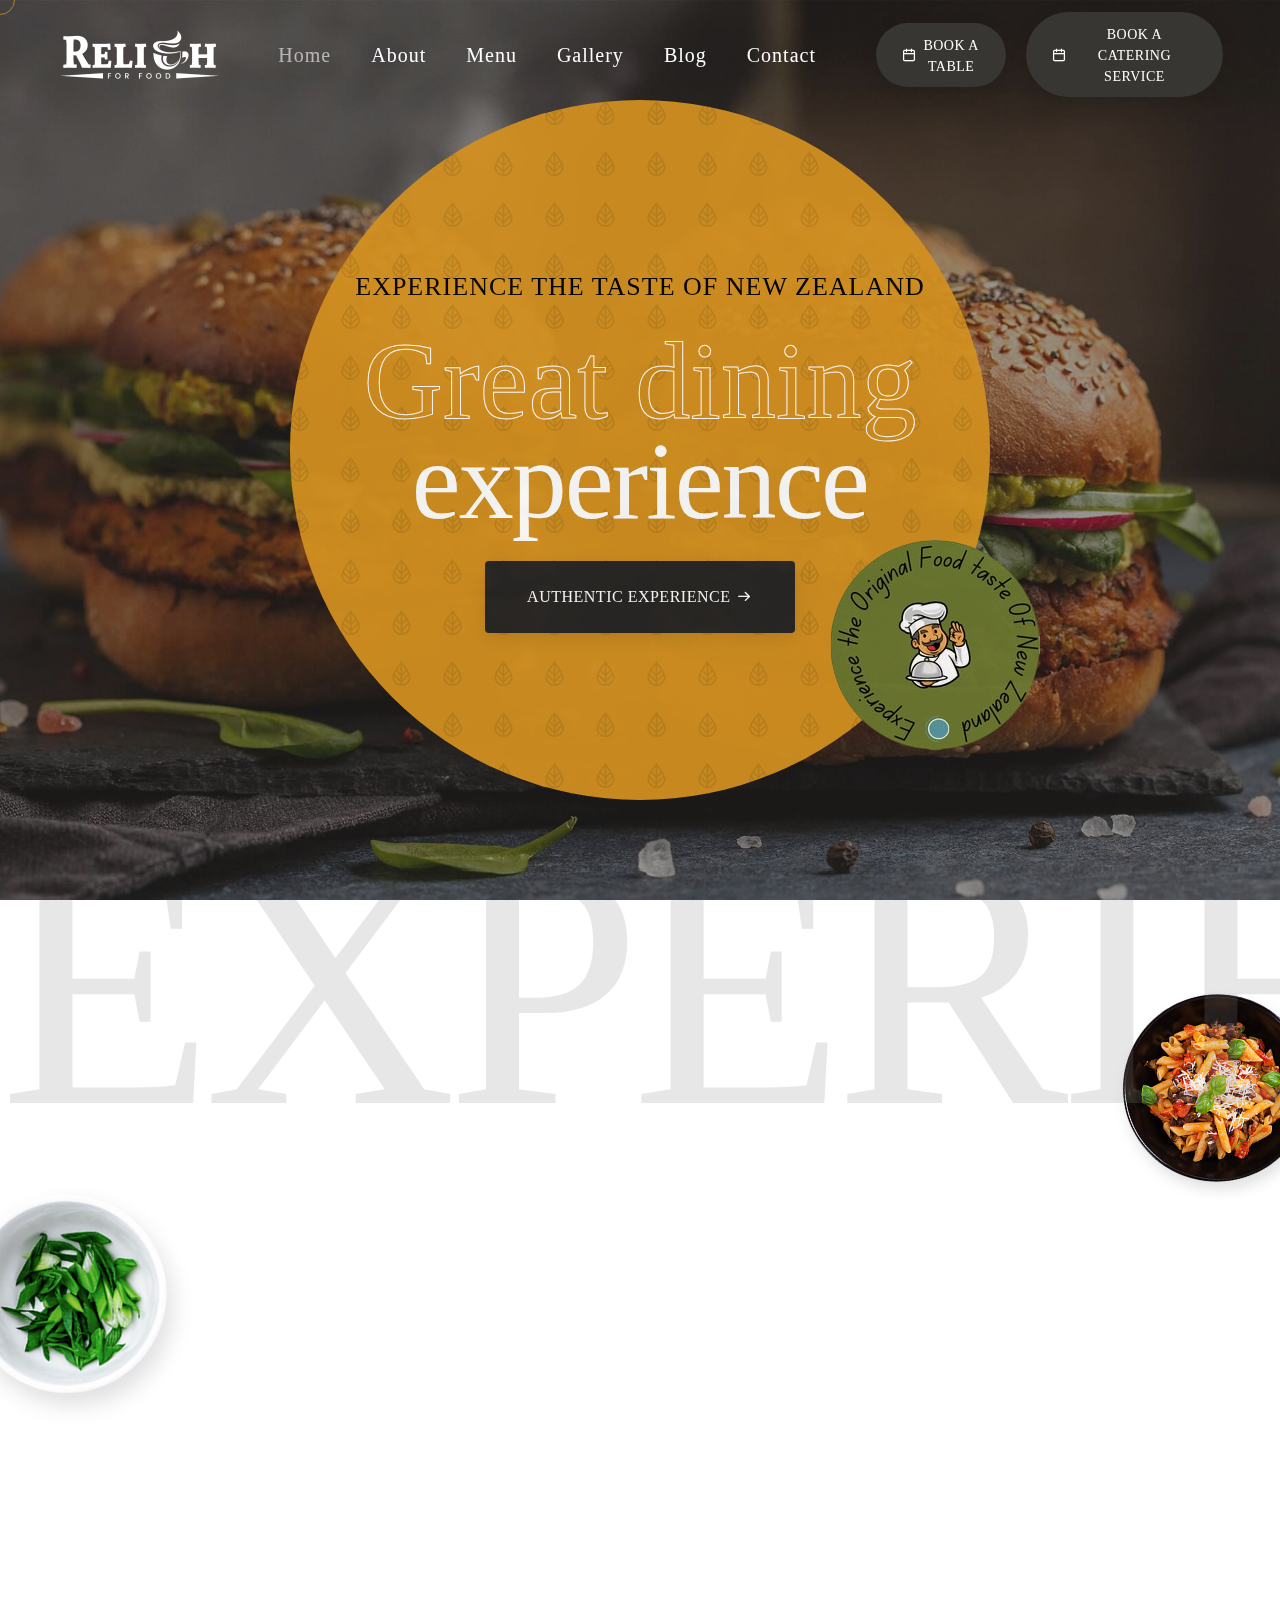
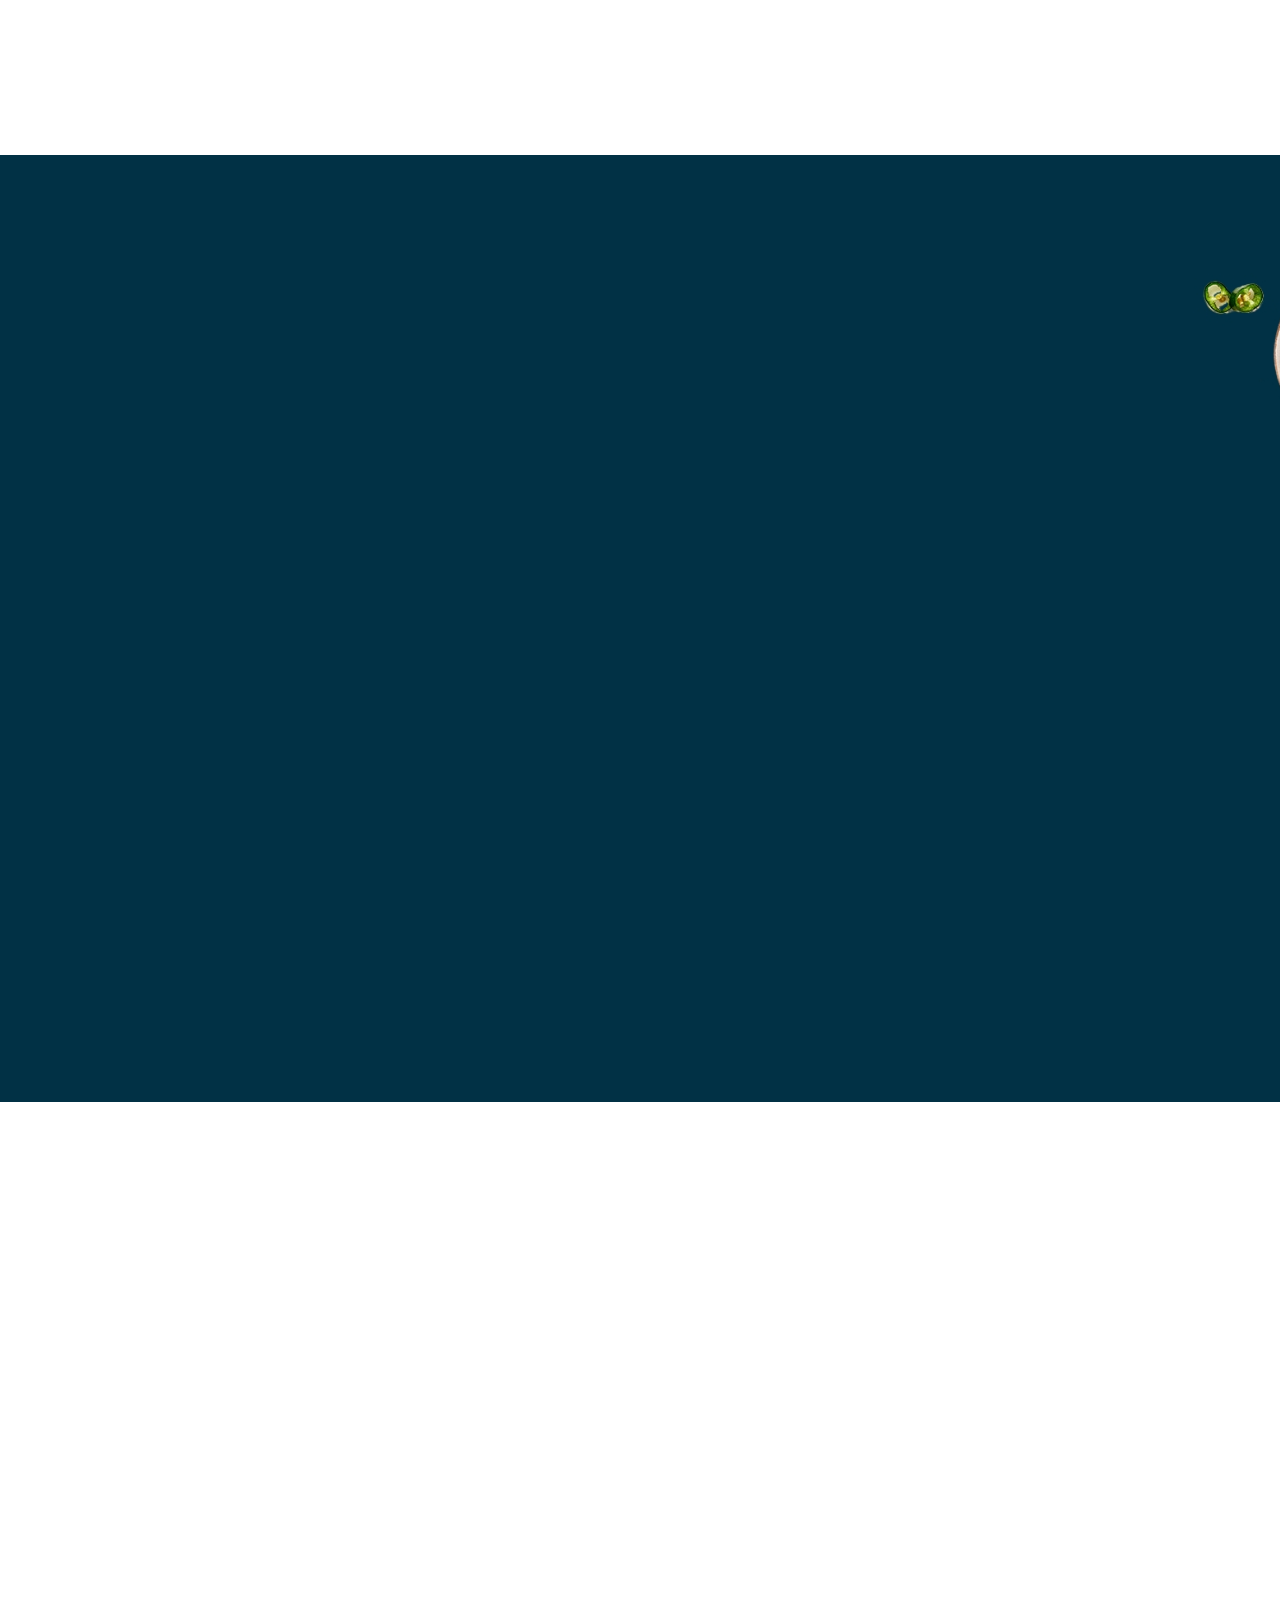
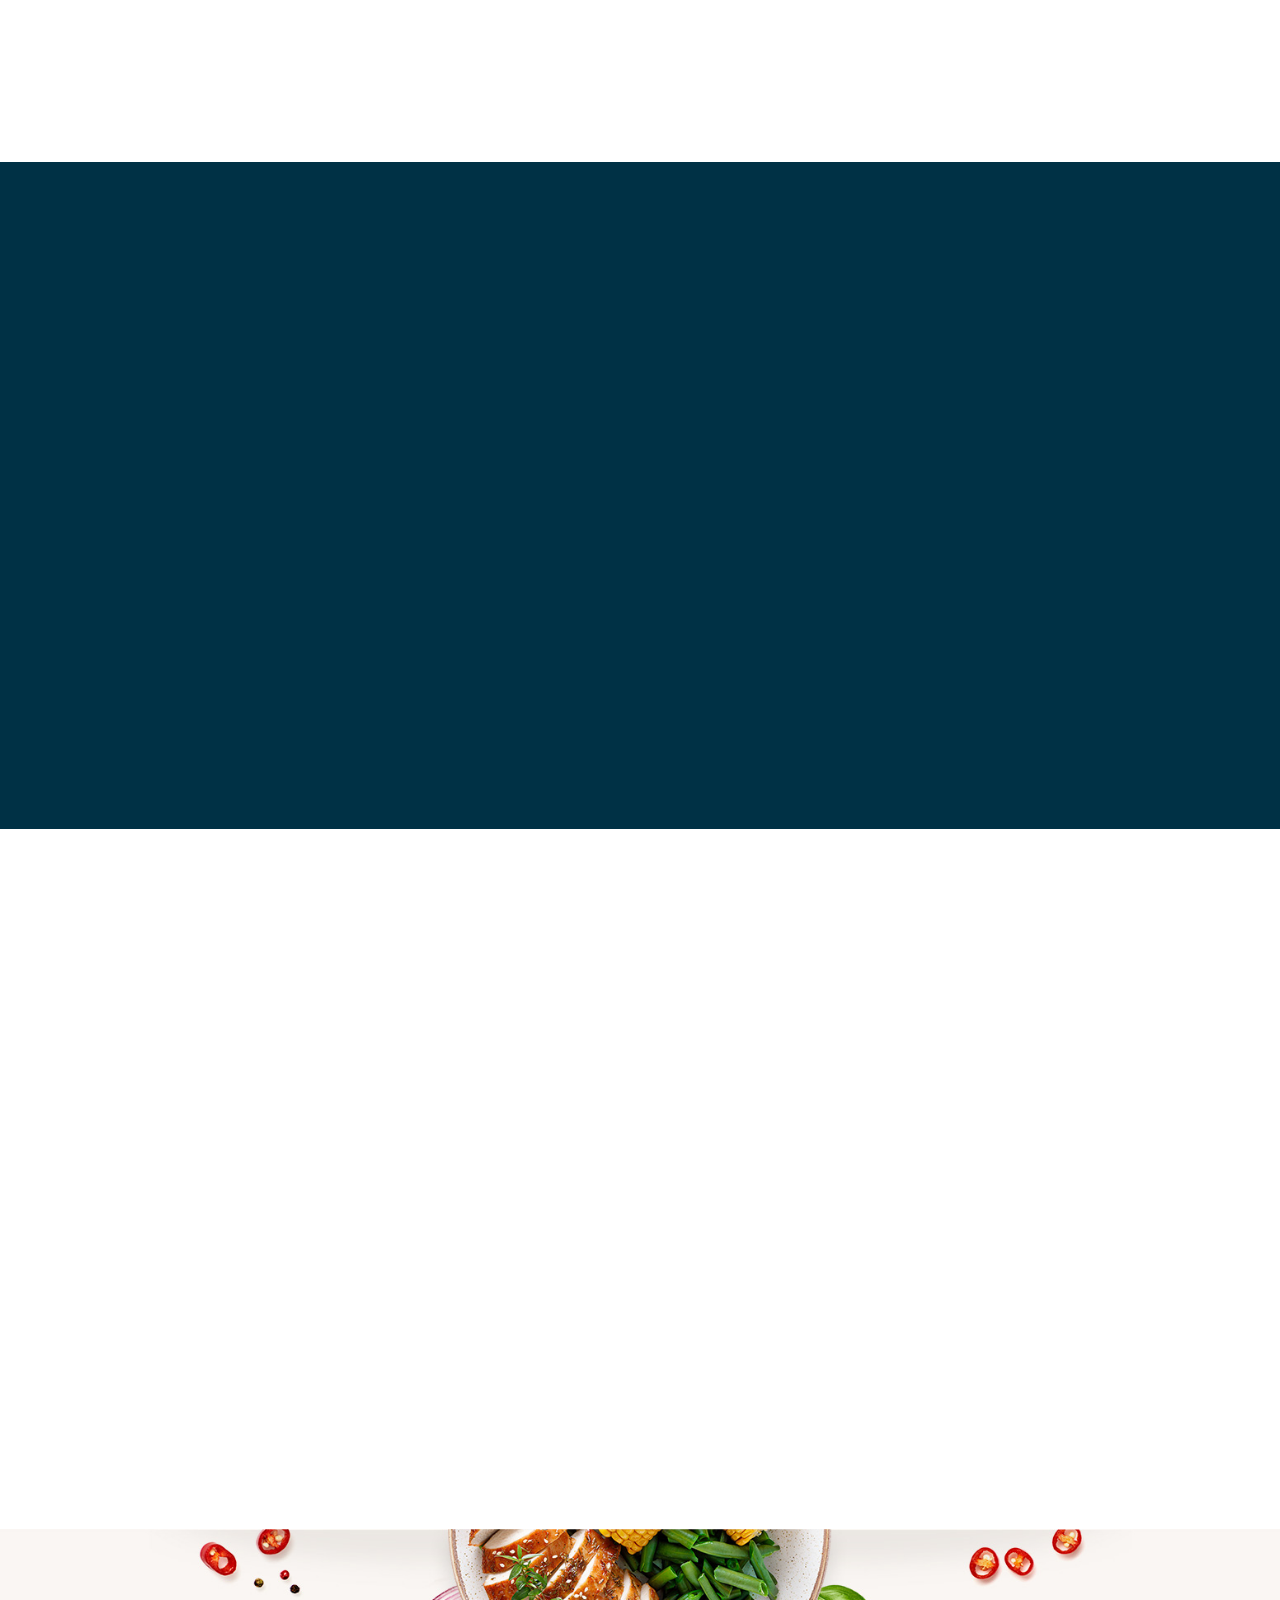
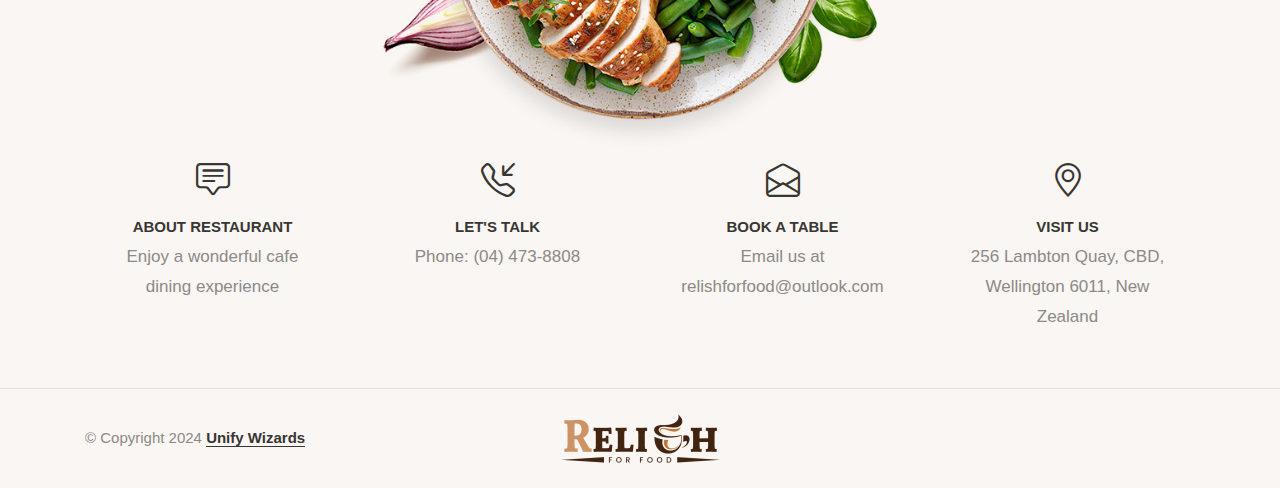
<file: index.html>
﻿<!doctype html>
<html class="no-js" lang="en">

<head>
    <title>Relish For Food</title>
    <meta charset="utf-8">
    <meta http-equiv="X-UA-Compatible" content="IE=edge">
    <meta name="viewport" content="width=device-width,initial-scale=1.0">

    <link rel="shortcut icon" href="images/relish-favicon.ico">
    <link rel="apple-touch-icon" href="images/apple-touch-icon-57x57.png">
    <link rel="apple-touch-icon" sizes="72x72" href="images/apple-touch-icon-72x72.png">
    <link rel="apple-touch-icon" sizes="114x114" href="images/apple-touch-icon-114x114.png">

    <link rel="preconnect" href="https://fonts.googleapis.com" crossorigin="">
    <link rel="preconnect" href="https://fonts.gstatic.com" crossorigin="">

    <link rel="stylesheet" href="css/vendors.min.css">
    <link rel="stylesheet" href="css/icon.min.css">
    <link rel="stylesheet" href="css/style.min.css">
    <link rel="stylesheet" href="css/responsive.min.css">
    <link rel="stylesheet" href="demos/restaurant/restaurant.css">
</head>

<body data-mobile-nav-trigger-alignment="right" data-mobile-nav-style="modern" data-mobile-nav-bg-color="#383632"
    class="custom-cursor">

    <div class="cursor-page-inner">
        <div class="circle-cursor circle-cursor-inner"></div>
        <div class="circle-cursor circle-cursor-outer"></div>
    </div>


    <header>

        <nav class="navbar navbar-expand-lg header-transparent bg-transparent header-reverse" data-header-hover="light">
            <div class="container-fluid">
                <div class="col-auto col-lg-2 me-lg-0 me-auto">
                    <a class="navbar-brand" href="index.html">
                        <img src="images/logo 6.png"
                            data-at2x="images/demo-restaurant-logo-white@2x.png" alt="" class="default-logo">
                        <img src="images/demo-restaurant-logo-black.png"
                            data-at2x="images/demo-restaurant-logo-black@2x.png" alt="" class="alt-logo">
                        <img src="images/demo-restaurant-logo-black.png"
                            data-at2x="images/demo-restaurant-logo-black@2x.png" alt="" class="mobile-logo">
                    </a>
                </div>
                <div class="col-auto menu-order position-static">
                    <button class="navbar-toggler float-start" type="button" data-bs-toggle="collapse"
                        data-bs-target="#navbarNav" aria-controls="navbarNav" aria-label="Toggle navigation">
                        <span class="navbar-toggler-line"></span>
                        <span class="navbar-toggler-line"></span>
                        <span class="navbar-toggler-line"></span>
                        <span class="navbar-toggler-line"></span>
                    </button>
                    <div class="collapse navbar-collapse" id="navbarNav">
                        <ul class="navbar-nav alt-font ls-1px">
                            <li class="nav-item"><a href="index.html" class="nav-link">Home</a></li>
                            <li class="nav-item"><a href="about.html" class="nav-link">About</a></li>
                          <li class="nav-item dropdown dropdown-with-icon">
                                <a href="menu.html" class="nav-link">Menu</a>
                                <i class="fa-solid fa-angle-down dropdown-toggle" id="navbarDropdownMenuLink"
                                    role="button" data-bs-toggle="dropdown" aria-expanded="false"></i>
                                <ul class="dropdown-menu" aria-labelledby="navbarDropdownMenuLink">
                                    <li>
                                        <a href="menu.html">
                                            <i class="bi bi-cup-straw"></i> <!-- Bootstrap Icons drink or food icon -->
                                            <div class="submenu-icon-content">
                                                <span>Explore Our Menu</span>
                                                <p>Discover a variety of delicious options for your next event</p>
                                            </div>
                                        </a>
                                    </li>
                                    <li>

                                        <a href="catering.html">
                                            <i class="fa fa-concierge-bell"></i>
                                            <!-- Font Awesome concierge bell icon -->
                                            <div class="submenu-icon-content">
                                                <span>Book a Catering Service</span>
                                                <p>Elevate your event with our exceptional catering options</p>
                                            </div>
                                        </a>
                                    </li>
                                    <li>
                                        <a href="table.html">
                                            <i class="fa fa-table"></i>
                                            <!-- Font Awesome table icon -->
                                            <div class="submenu-icon-content">
                                                <span>Book a Table</span>
                                                <p>
                                                    Reserve your table to enjoy a memorable dining experience with us
                                                </p>
                                            </div>
                                        </a>
                                    </li>



                                </ul>
                            </li>

                            <li class="nav-item"><a href="gallery.html" class="nav-link">Gallery</a>
                            </li>

                            <li class="nav-item"><a href="blog.html" class="nav-link">Blog</a></li>
                            <li class="nav-item"><a href="contact.html" class="nav-link">Contact</a>
                            </li>
                        </ul>
                    </div>
                </div>
                <div class="col-auto col-lg-4 text-end d-none d-sm-flex">
                    <div class="header-icon">
                        <div class="header-button">
                            <a href="table.html"
                                class="btn btn-dark-gray btn-small btn-box-shadow left-icon btn-switch-text btn-rounded border-1">
                                <span>
                                    <span><i class="feather icon-feather-calendar"></i></span>
                                    <span class="btn-double-text" data-text="Book a table">Book a table</span>
                                </span>
                            </a>
                        </div>
                    </div>

                    <div class="header-icon">
                        <div class="header-button">
                            <a href="catering.html"
                                class="btn btn-dark-gray btn-small btn-box-shadow left-icon btn-switch-text btn-rounded border-1">
                                <span>
                                    <span><i class="feather icon-feather-calendar"></i></span>
                                    <span class="btn-double-text" data-text="Book a Catering Service">Book a Catering
                                        Service</span>
                                </span>
                            </a>
                        </div>
                    </div>
                </div>
            </div>
        </nav>

    </header>


    <section class="p-0 full-screen md-h-700px bg-dark-gray sm-h-600px ipad-top-space-margin cover-background"
        data-parallax-background-ratio="0.8" style="background-image: url('images/demo-restaurant-home-banner-bg.jpg')">
        <div class="opacity-light bg-dark-gray"></div>
        <div class="container h-100">
            <div class="row align-items-center h-100 justify-content-center">
                <div class="col-12 position-relative text-center">
                    <div class="background-repeat bg-base-color border-radius-100 w-700px h-700px lg-w-550px lg-h-550px sm-w-450px sm-h-450px xs-w-320px xs-h-320px mx-auto position-relative d-flex justify-content-center align-items-center"
                        style="background-image: url('images/demo-restaurant-home-banner-pattern.png')"
                        data-anime="{ &quot;translateY&quot;: [0, 0], &quot;opacity&quot;: [0,1], &quot;duration&quot;: 800, &quot;delay&quot;: 100, &quot;staggervalue&quot;: 100, &quot;easing&quot;: &quot;easeOutQuad&quot; }">
                        <div>
                            <p
                                class="text-black alt-font fs-26 xs-fs-17 xs-lh-26 ls-1px text-uppercase mb-25px sm-mb-15px mt-10px">
                                Experience the taste of New Zealand</p>
                            <div class="alt-font fs-110 lh-100 xs-fs-80 xs-lh-70 mb-30px xs-mb-15px fancy-text-style-4">
                                <span
                                    class="text-outline text-outline text-outline-width-1px sm-text-outline-width-1px text-outline-color-white text-outline-base-color-background">Great
                                    dining</span> <span
                                    data-fancy-text="{ &quot;effect&quot;: &quot;rotate&quot;, &quot;string&quot;: [&quot;experience&quot;, &quot;restaurant&quot;] }"
                                    class="text-white ls-minus-2px"></span>
                            </div>
                            <a href="about.html"
                                class="btn btn-extra-large btn-switch-text btn-black btn-round-edge btn-box-shadow mb-10px">
                                <span>
                                    <span class="btn-double-text" data-text="Authentic experience">Authentic
                                        experience</span>
                                    <span><i class="feather icon-feather-arrow-right"></i></span>
                                </span>
                            </a>
                            <img src="images/bbg-loader.png" alt=""
                                class="position-absolute right-minus-50px bottom-50px lg-bottom-10px lg-w-180px sm-w-150px animation-float d-none d-sm-inline-block">
                        </div>
                    </div>
                </div>
            </div>
        </div>
    </section>


    <section class="position-relative overflow-hidden z-index-0">
        <div
            class="position-absolute left-0px w-100 text-center top-minus-90px lg-top-minus-60px xs-top-minus-20px opacity-2 ls-minus-10px lg-ls-minus-1px fs-350 lg-fs-250 xs-fs-200 text-nowrap alt-font text-uppercase">
            experience</div>
        <div class="position-absolute left-minus-50px mt-15 d-none d-xl-inline-block" data-parallax-liquid="true"
            data-parallax-transition="2" data-parallax-position="top">
            <img src="images/demo-restaurant-home-02.jpg" alt="" data-bottom-top="transform: rotate(-30deg)"
                data-top-bottom="transform:rotate(10deg)">
        </div>
        <div class="position-absolute z-index-minus-1 right-minus-50px xxl-right-minus-100px xl-right-minus-50px xl-w-220px d-none d-xl-inline-block"
            data-parallax-liquid="true" data-parallax-transition="2" data-parallax-position="bottom">
            <img src="images/demo-restaurant-home-03.jpg" alt="" data-bottom-top="transform: rotate(-30deg)"
                data-top-bottom="transform:rotate(10deg)">
        </div>
        <div class="container">
            <div class="row align-items-center mb-4 lg-mb-6 lg-mt-5">
                <div class="col-xl-7 col-lg-6 text-center position-relative md-mb-50px xs-mb-30px"
                    data-anime="{ &quot;rotateZ&quot;: [-15, 0], &quot;opacity&quot;: [0,1], &quot;duration&quot;: 1500, &quot;delay&quot;: 300, &quot;staggervalue&quot;: 150, &quot;easing&quot;: &quot;easeOutQuad&quot; }">
                    <img src="images/demo-restaurant-home-04.png" alt="">
                </div>
                <div class="col-xl-5 col-lg-6"
                    data-anime="{ &quot;el&quot;: &quot;childs&quot;, &quot;opacity&quot;: [0,1], &quot;duration&quot;: 600, &quot;delay&quot;: 0, &quot;staggervalue&quot;: 300, &quot;easing&quot;: &quot;easeOutQuad&quot; }">
                    <span class="fs-15 fw-600 text-red text-uppercase mb-25px d-block"><span
                            class="w-70px h-2px bg-red d-inline-block align-middle me-15px"></span>since 198o's</span>
                    <h1 class="alt-font text-dark-gray mb-15px">WELCOME TO RELISH FOR FOOD</h1>
                    <p class="w-90">Experience the best in corporate catering with “RELISH for FOOD,” a branch of
                        Wellington’s iconic Relish Café. Located in the Capital on the Quay, we cater to top private and
                        public sector offices. Our food, renowned for its quality, presentation, and value, reflects the
                        high standards of Wellington CBD’s discerning professionals. Try us for your next event and
                        taste the excellence that defines RELISH </p>
                    <div class="d-inline-block mt-10px xs-mt-0">
                        <a href="about.html"
                            class="btn btn-dark-gray btn-large btn-switch-text btn-round-edge btn-box-shadow me-30px xs-me-15px xs-mb-10px">
                            <span>
                                <span class="btn-double-text" data-text="About restaurant">About restaurant</span>
                            </span>
                        </a>
                        <div class="alt-font fs-24 d-inline-block align-middle lh-0 text-dark-gray xs-mb-10px"><i
                                class="feather icon-feather-phone-outgoing me-10px text-base-color"></i><a
                                href="tel:044738808">(04) 473-8808</a></div>
                    </div>
                </div>
            </div>
            <div class="row row-cols-1 row-cols-xl-3 row-cols-lg-3 row-cols-md-2 justify-content-center"
                data-anime="{ &quot;el&quot;: &quot;childs&quot;, &quot;translateX&quot;: [50, 0], &quot;opacity&quot;: [0,1], &quot;duration&quot;: 1200, &quot;delay&quot;: 0, &quot;staggervalue&quot;: 150, &quot;easing&quot;: &quot;easeOutQuad&quot; }">

                <div class="col icon-with-text-style-08 md-mb-50px sm-mb-30px">
                    <div class="feature-box feature-box-left-icon-middle">
                        <div
                            class="feature-box-icon feature-box-icon-rounded w-100px h-100px rounded bg-white box-shadow-medium-bottom me-25px">
                            <i class="bi bi-box-seam d-inline-block icon-medium text-dark-gray"></i>
                        </div>
                        <div class="feature-box-content last-paragraph-no-margin">
                            <span class="d-inline-block alt-font fs-26 text-dark-gray">fast delivery</span>
                            <p class="lh-22">Within 30 minutes</p>
                        </div>
                    </div>
                </div>


                <div class="col icon-with-text-style-08 md-mb-50px sm-mb-30px">
                    <div class="feature-box feature-box-left-icon-middle">
                        <div
                            class="feature-box-icon feature-box-icon-rounded w-100px h-100px rounded bg-white box-shadow-medium-bottom me-25px">
                            <i class="bi bi-award d-inline-block icon-medium text-dark-gray"></i>
                        </div>
                        <div class="feature-box-content last-paragraph-no-margin">
                            <span class="d-inline-block alt-font fs-26 text-dark-gray">absolute dining</span>
                            <p class="lh-22">Best for Corporate & Functions Catering</p>
                        </div>
                    </div>
                </div>


                <div class="col icon-with-text-style-08">
                    <div class="feature-box feature-box-left-icon-middle">
                        <div
                            class="feature-box-icon feature-box-icon-rounded w-100px h-100px rounded bg-white box-shadow-medium-bottom me-25px">
                            <i class="bi bi-bag-check d-inline-block icon-medium text-dark-gray"></i>
                        </div>
                        <div class="feature-box-content last-paragraph-no-margin">
                            <span class="d-inline-block alt-font fs-26 text-dark-gray">pickup delivery</span>
                            <p class="lh-22">Grab your food order</p>
                        </div>
                    </div>
                </div>

            </div>
        </div>
    </section>


    <section class="cover-background" style="background-image: url('images/demo-restaurant-home-05.jpg')">
        <div class="container">
            <div class="row justify-content-center mb-1">
                <div class="col-lg-7 text-center"
                    data-anime="{ &quot;el&quot;: &quot;childs&quot;, &quot;translateY&quot;: [50, 0], &quot;opacity&quot;: [0,1], &quot;duration&quot;: 600, &quot;delay&quot;: 0, &quot;staggervalue&quot;: 300, &quot;easing&quot;: &quot;easeOutQuad&quot; }">
                    <span class="fs-15 fw-600 text-red text-uppercase mb-10px d-block"><span
                            class="w-5px h-2px bg-red d-inline-block align-middle me-5px"></span>Choose delicious<span
                            class="w-5px h-2px bg-red d-inline-block align-middle ms-5px"></span></span>
                    <h2 class="alt-font text-white">Popular menu</h2>
                </div>
            </div>
            <div class="row mb-6 xs-mb-8">
                <div class="col tab-style-02 fs-600">
                    <ul class="nav nav-tabs fs-18 fw-500 justify-content-center text-center mb-4 sm-mb-0"
                        data-anime="{ &quot;el&quot;: &quot;childs&quot;, &quot;rotateX&quot;: [30, 0], &quot;opacity&quot;: [0,1], &quot;duration&quot;: 1200, &quot;delay&quot;: 0, &quot;staggervalue&quot;: 150, &quot;easing&quot;: &quot;easeOutQuad&quot; }">
                        <li class="nav-item">
                            <a class="nav-link active" data-bs-toggle="tab" href="#tab_first1">
                                <i class="fa fa-coffee d-block icon-large mb-10px"></i>Breakfast
                            </a>
                        </li>
                        <!-- Uncomment and use an appropriate icon if needed -->
                        <!-- <li class="nav-item">
                            <a class="nav-link" data-bs-toggle="tab" href="#tab_first2">
                                <i class="fa fa-utensils d-block icon-large mb-10px"></i>Nonveg
                            </a>
                        </li> -->
                        <li class="nav-item">
                            <a class="nav-link" data-bs-toggle="tab" href="#tab_first3">
                                <i class="fa fa-carrot d-block icon-large mb-10px"></i>Salad
                            </a>
                        </li>
                        <li class="nav-item">
                            <a class="nav-link" data-bs-toggle="tab" href="#tab_first4">
                                <i class="line-icon-Doughnut d-block icon-large mb-10px"></i>Dessert
                            </a>
                        </li>

                        <li class="nav-item">
                            <a class="nav-link" data-bs-toggle="tab" href="#tab_first5">
                                <i class="fa fa-pepper-hot d-block icon-large mb-10px"></i>Hot and Savory
                            </a>
                        </li>
                    </ul>
                    <div class="tab-content">
                        <div class="tab-pane fade in active show" id="tab_first1">
                            <div class="row justify-content-center">
                                <div class="col-lg-6 sm-mb-20px">
                                    <ul class="pricing-table-style-12 pe-15px md-pe-0"
                                        data-anime="{ &quot;el&quot;: &quot;childs&quot;, &quot;rotateX&quot;: [-40, 0], &quot;opacity&quot;: [0,1], &quot;duration&quot;: 1200, &quot;delay&quot;: 0, &quot;staggervalue&quot;: 150, &quot;easing&quot;: &quot;easeOutQuad&quot; }">
                                        <li class="last-paragraph-no-margin">
                                            <img src="images/breakfast-1.png" class="rounded" alt="">
                                            <div class="ms-30px xs-ms-0 flex-grow-1">
                                                <div class="d-flex align-items-center w-100 fs-18 mb-5px">
                                                    <span class="fw-600 text-white">TOASTED MUESLI
                                                    </span>
                                                    <div class="ms-auto fw-600 text-white">$8</div>
                                                </div>
                                                <p>with Greek Yoghurt, Fresh Fruit & Honey</p>
                                            </div>
                                        </li>
                                        <li class="last-paragraph-no-margin">
                                            <img src="images/breakfast-2.png" class="rounded" alt="">
                                            <div class="ms-30px xs-ms-0 flex-grow-1">
                                                <div class="d-flex align-items-center w-100 fs-18 mb-5px">
                                                    <span class="fw-600 text-white">SMASHED AVOCADO</span>
                                                    <div class="ms-auto fw-600 text-white">$13</div>
                                                </div>
                                                <p>Fresh Tomato, Feta Cheese & Squeezed Lemon on 2 Toast of
                                                    Sourdough Bread add Poached Egg for $2</p>
                                            </div>
                                        </li>
                                        <li class="last-paragraph-no-margin">
                                            <img src="images/breakfast-3.png" class="rounded" alt="">
                                            <div class="ms-30px xs-ms-0 flex-grow-1">
                                                <div class="d-flex align-items-center w-100 fs-18 mb-5px">
                                                    <span class="fw-600 text-white">EGGS ON TOAST</span>

                                                    <div class="ms-auto fw-600 text-white">$8.50</div>
                                                </div>
                                                <p>2 Free-Range Eggs scrambled, poached or fried on 2 Toast of Sourdough
                                                    Bread add extra Egg for $2</p>
                                            </div>
                                        </li>
                                    </ul>
                                </div>
                                <div class="col-lg-6">
                                    <ul class="pricing-table-style-12 ps-15px md-ps-0"
                                        data-anime="{ &quot;el&quot;: &quot;childs&quot;, &quot;rotateX&quot;: [-40, 0], &quot;opacity&quot;: [0,1], &quot;duration&quot;: 1200, &quot;delay&quot;: 0, &quot;staggervalue&quot;: 150, &quot;easing&quot;: &quot;easeOutQuad&quot; }">
                                        <li class="last-paragraph-no-margin">
                                            <img src="images/breakfast-4.png" class="rounded" alt="">
                                            <div class="ms-30px xs-ms-0 flex-grow-1">
                                                <div class="d-flex align-items-center w-100 fs-18 mb-5px">
                                                    <span class="fw-600 text-white">OPEN SANDWICH</span>

                                                    <div class="ms-auto fw-600 text-white">$13</div>
                                                </div>
                                                <p>Hot Bacon, Avocado, Spinach & Cheese on Sourdough Bread.</p>
                                            </div>
                                        </li>
                                        <li class="last-paragraph-no-margin">
                                            <img src="images/breakfast-5.png" class="rounded" alt="">
                                            <div class="ms-30px xs-ms-0 flex-grow-1">
                                                <div class="d-flex align-items-center w-100 fs-18 mb-5px">
                                                    <span class="fw-600 text-white">LARGE FILLED CROISSANT</span>

                                                    <div class="ms-auto fw-600 text-white">$8</div>
                                                </div>
                                                <p>Chicken & Avocado or Ham, Cheese & Tomato or Brie Cheese, Avocado &
                                                    Cranberry</p>
                                            </div>
                                        </li>
                                        <li class="last-paragraph-no-margin">
                                            <img src="images/breakfast-6.png" class="rounded" alt="">
                                            <div class="ms-30px xs-ms-0 flex-grow-1">
                                                <div class="d-flex align-items-center w-100 fs-18 mb-5px">
                                                    <span class="fw-600 text-white">WHOLE SANDWICH</span>

                                                    <div class="ms-auto fw-600 text-white">$6</div>
                                                </div>
                                                <p>Chicken or Ham or Vegetarian or Egg. Brown or White Bread (can cut in
                                                    half)</p>
                                            </div>
                                        </li>
                                    </ul>
                                </div>
                            </div>
                        </div>
                        <!-- <div class="tab-pane fade in" id="tab_first2">
                            <div class="row justify-content-center">
                                <div class="col-lg-6 sm-mb-20px">
                                    <ul class="pricing-table-style-12 pe-15px md-pe-0">
                                        <li class="last-paragraph-no-margin">
                                            <img src="images/demo-restaurant-tab-06.jpg" class="rounded" alt="">
                                            <div class="ms-30px xs-ms-0 flex-grow-1">
                                                <div class="d-flex align-items-center w-100 fs-18 mb-5px">
                                                    <span class="fw-600 text-white">Boiled organic egg</span>                                                 
                                                    <div class="ms-auto fw-600 text-white">$12</div>
                                                </div>
                                                <p>Lorem ipsum has been the industry.</p>
                                            </div>
                                        </li>
                                        <li class="last-paragraph-no-margin">
                                            <img src="images/demo-restaurant-tab-05.jpg" class="rounded" alt="">
                                            <div class="ms-30px xs-ms-0 flex-grow-1">
                                                <div class="d-flex align-items-center w-100 fs-18 mb-5px">
                                                    <span class="fw-600 text-white">Chicken breast burger</span>
                                                   
                                                    <div class="ms-auto fw-600 text-white">$10</div>
                                                </div>
                                                <p>Lorem ipsum has been the industry.</p>
                                            </div>
                                        </li>
                                        <li class="last-paragraph-no-margin">
                                            <img src="images/demo-restaurant-tab-04.jpg" class="rounded" alt="">
                                            <div class="ms-30px xs-ms-0 flex-grow-1">
                                                <div class="d-flex align-items-center w-100 fs-18 mb-5px">
                                                    <span class="fw-600 text-white">Medium spicy chips</span>
                                                   
                                                    <div class="ms-auto fw-600 text-white">$08</div>
                                                </div>
                                                <p>Lorem ipsum has been the industry.</p>
                                            </div>
                                        </li>
                                    </ul>
                                </div>
                                <div class="col-lg-6">
                                    <ul class="pricing-table-style-12 ps-15px md-ps-0">
                                        <li class="last-paragraph-no-margin">
                                            <img src="images/demo-restaurant-tab-03.jpg" class="rounded" alt="">
                                            <div class="ms-30px xs-ms-0 flex-grow-1">
                                                <div class="d-flex align-items-center w-100 fs-18 mb-5px">
                                                    <span class="fw-600 text-white">Boiled organic egg</span>
                                                   
                                                    <div class="ms-auto fw-600 text-white">$12</div>
                                                </div>
                                                <p>Lorem ipsum has been the industry.</p>
                                            </div>
                                        </li>
                                        <li class="last-paragraph-no-margin">
                                            <img src="images/demo-restaurant-tab-02.jpg" class="rounded" alt="">
                                            <div class="ms-30px xs-ms-0 flex-grow-1">
                                                <div class="d-flex align-items-center w-100 fs-18 mb-5px">
                                                    <span class="fw-600 text-white">Chicken breast burger</span>
                                                   
                                                    <div class="ms-auto fw-600 text-white">$11</div>
                                                </div>
                                                <p>Lorem ipsum has been the industry.</p>
                                            </div>
                                        </li>
                                        <li class="last-paragraph-no-margin">
                                            <img src="images/demo-restaurant-tab-01.jpg" class="rounded" alt="">
                                            <div class="ms-30px xs-ms-0 flex-grow-1">
                                                <div class="d-flex align-items-center w-100 fs-18 mb-5px">
                                                    <span class="fw-600 text-white">Medium spicy chips</span>
                                                   
                                                    <div class="ms-auto fw-600 text-white">$10</div>
                                                </div>
                                                <p>Lorem ipsum has been the industry.</p>
                                            </div>
                                        </li>
                                    </ul>
                                </div>
                            </div>
                        </div> -->
                        <div class="tab-pane fade in" id="tab_first3">
                            <div class="row justify-content-center">
                                <div class="col-lg-6 sm-mb-20px">
                                    <ul class="pricing-table-style-12 pe-15px md-pe-0">
                                        <li class="last-paragraph-no-margin">
                                            <img src="images/salad-1.png" class="rounded" alt="">
                                            <div class="ms-30px xs-ms-0 flex-grow-1">
                                                <div class="d-flex align-items-center w-100 fs-18 mb-5px">
                                                    <span class="fw-600 text-white">TUNA PASTA W/ GREEN BEANS <br> &
                                                        TOMATOES</span>
                                                    <div class="ms-auto fw-600 text-white">$11</div>
                                                </div>
                                                <p>Small: $8, Large: $15. Available individually packed or in a
                                                    bowl.</p>
                                            </div>
                                        </li>
                                        <li class="last-paragraph-no-margin">
                                            <img src="images/salad-2.png" class="rounded" alt="">
                                            <div class="ms-30px xs-ms-0 flex-grow-1">
                                                <div class="d-flex align-items-center w-100 fs-18 mb-5px">
                                                    <span class="fw-600 text-white">CHICKEN PASTA SALAD W/ SUN-DRIED
                                                        <br>TOMATOES & SPINACH
                                                    </span>
                                                    <div class="ms-auto fw-600 text-white">$11</div>
                                                </div>
                                                <p>Small: $8, Large: $15. Available individually packed or in a
                                                    bowl.</p>
                                            </div>
                                        </li>
                                        <li class="last-paragraph-no-margin">
                                            <img src="images/salad-3.png" class="rounded" alt="">
                                            <div class="ms-30px xs-ms-0 flex-grow-1">
                                                <div class="d-flex align-items-center w-100 fs-18 mb-5px">
                                                    <span class="fw-600 text-white">Tandoori Chicken Pasta Salad
                                                    </span>
                                                    <div class="ms-auto fw-600 text-white">$11</div>
                                                </div>
                                                <p>Small: $8, Large: $15. Available individually packed or in a
                                                    bowl.</p>
                                            </div>
                                        </li>
                                    </ul>
                                </div>
                                <div class="col-lg-6">
                                    <ul class="pricing-table-style-12 ps-15px md-ps-0">
                                        <li class="last-paragraph-no-margin">
                                            <img src="images/salad-4.png" class="rounded" alt="">
                                            <div class="ms-30px xs-ms-0 flex-grow-1">
                                                <div class="d-flex align-items-center w-100 fs-18 mb-5px">
                                                    <span class="fw-600 text-white">RICE NOODLE SALAD W/ CHICKEN <br>
                                                        GREEN CURRY</span>
                                                    <div class="ms-auto fw-600 text-white">$11</div>
                                                </div>
                                                <p>Small: $8, Large: $15. Available individually packed or in a
                                                    bowl.</p>
                                            </div>
                                        </li>
                                        <li class="last-paragraph-no-margin">
                                            <img src="images/salad-5.png" class="rounded" alt="">
                                            <div class="ms-30px xs-ms-0 flex-grow-1">
                                                <div class="d-flex align-items-center w-100 fs-18 mb-5px">
                                                    <span class="fw-600 text-white">ROAST VEGETABLE SALAD W/ <br> KUMRA,
                                                        PUMPKIN, CARROT <br> & SWEET CHILLI (GF)</span>
                                                    <div class="ms-auto fw-600 text-white">$11</div>
                                                </div>
                                                <p>Small: $8, Large: $15. Available individually packed or in a
                                                    bowl.</p>
                                            </div>
                                        </li>
                                        <li class="last-paragraph-no-margin">
                                            <img src="images/salad-6.png" class="rounded" alt="">
                                            <div class="ms-30px xs-ms-0 flex-grow-1">
                                                <div class="d-flex align-items-center w-100 fs-18 mb-5px">
                                                    <span class="fw-600 text-white">Smoothies</span>

                                                    <div class="ms-auto fw-600 text-white">$7.50</div>
                                                </div>
                                                <p>Banana & Blueberry Orange & Banana Spinach & Mixed Berries</p>
                                            </div>
                                        </li>
                                    </ul>
                                </div>
                            </div>
                        </div>
                        <div class="tab-pane fade in" id="tab_first4">
                            <div class="row justify-content-center">
                                <div class="col-lg-6 sm-mb-20px">
                                    <ul class="pricing-table-style-12 pe-15px md-pe-0">
                                        <li class="last-paragraph-no-margin">
                                            <img src="images/cake1.png" class="rounded" alt="">
                                            <div class="ms-30px xs-ms-0 flex-grow-1">
                                                <div class="d-flex align-items-center w-100 fs-18 mb-5px">
                                                    <span class="fw-600 text-white">Whole Carrot Cake with Cream
                                                        Cheese Icing </span>
                                                    <div class="ms-auto fw-600 text-white">$60</div>
                                                </div>
                                                <p>requires two days notice</p>
                                            </div>
                                        </li>
                                        <li class="last-paragraph-no-margin">
                                            <img src="images/cake2.png" class="rounded" alt="">
                                            <div class="ms-30px xs-ms-0 flex-grow-1">
                                                <div class="d-flex align-items-center w-100 fs-18 mb-5px">
                                                    <span class="fw-600 text-white">WHOLE CHOCOLATE CAKE W/ <br> CHOC.
                                                        ICING</span>
                                                    <div class="ms-auto fw-600 text-white">$60
                                                    </div>
                                                </div>
                                                <p>Requires two days notice</p>
                                            </div>
                                        </li>
                                        <li class="last-paragraph-no-margin">
                                            <img src="images/cake3.png" class="rounded" alt="">
                                            <div class="ms-30px xs-ms-0 flex-grow-1">
                                                <div class="d-flex align-items-center w-100 fs-18 mb-5px">
                                                    <span class="fw-600 text-white">CARROT CAKE SLAB W/ <br> CRÈME
                                                        CHEESE
                                                        ICING
                                                    </span>
                                                    <div class="ms-auto fw-600 text-white">$40
                                                    </div>
                                                </div>
                                                <p>can cut into 20 small pieces
                                                </p>
                                            </div>
                                        </li>
                                    </ul>
                                </div>
                                <div class="col-lg-6">
                                    <ul class="pricing-table-style-12 ps-15px md-ps-0">
                                        <li class="last-paragraph-no-margin">
                                            <img src="images/cake4.png" class="rounded" alt="">
                                            <div class="ms-30px xs-ms-0 flex-grow-1">
                                                <div class="d-flex align-items-center w-100 fs-18 mb-5px">
                                                    <span class="fw-600 text-white">LEMON SPONGE ROLL</span>
                                                    <div class="ms-auto fw-600 text-white">$4.50</div>
                                                </div>
                                                <p>w/ Lemon cream</p>
                                            </div>
                                        </li>
                                        <li class="last-paragraph-no-margin">
                                            <img src="images/cake5.png" class="rounded" alt="">
                                            <div class="ms-30px xs-ms-0 flex-grow-1">
                                                <div class="d-flex align-items-center w-100 fs-18 mb-5px">
                                                    <span class="fw-600 text-white">AFGHAN OR BELGIAN BISCUIT</span>
                                                    <div class="ms-auto fw-600 text-white">$4.50</div>
                                                </div>
                                                <p></p>
                                            </div>
                                        </li>
                                        <li class="last-paragraph-no-margin">
                                            <img src="images/cake6.png" class="rounded" alt="">
                                            <div class="ms-30px xs-ms-0 flex-grow-1">
                                                <div class="d-flex align-items-center w-100 fs-18 mb-5px">
                                                    <span class="fw-600 text-white">ALMOND TART OR NEENISH
                                                        TART</span>
                                                    <div class="ms-auto fw-600 text-white">$4.50</div>
                                                </div>
                                                <p>
                                                <p>
                                            </div>
                                        </li>
                                    </ul>
                                </div>
                            </div>
                        </div>
                        <div class="tab-pane fade in" id="tab_first5">
                            <div class="row justify-content-center">
                                <div class="col-lg-6 sm-mb-20px">
                                    <ul class="pricing-table-style-12 pe-15px md-pe-0">
                                        <li class="last-paragraph-no-margin">
                                            <img src="images/savory-2.png" class="rounded" alt="">
                                            <div class="ms-30px xs-ms-0 flex-grow-1">
                                                <div class="d-flex align-items-center w-100 fs-18 mb-5px">
                                                    <span class="fw-600 text-white">SPINACH & FETTA CHEESE ROLL
                                                    </span>
                                                    <div class="ms-auto fw-600 text-white">$2.50</div>
                                                </div>
                                                <p></p>
                                            </div>
                                        </li>
                                        <li class="last-paragraph-no-margin">
                                            <img src="images/savory-1.png" class="rounded" alt="">
                                            <div class="ms-30px xs-ms-0 flex-grow-1">
                                                <div class="d-flex align-items-center w-100 fs-18 mb-5px">
                                                    <span class="fw-600 text-white">CHICKEN KEBAB
                                                    </span>
                                                    <div class="ms-auto fw-600 text-white">$3</div>
                                                </div>
                                                <p>W/Peanut Dip</p>
                                            </div>
                                        </li>
                                        <li class="last-paragraph-no-margin">
                                            <img src="images/savory-3.png" class="rounded" alt="">
                                            <div class="ms-30px xs-ms-0 flex-grow-1">
                                                <div class="d-flex align-items-center w-100 fs-18 mb-5px">
                                                    <span class="fw-600 text-white">SAVOURY MUFFIN OF THE DAY</span>

                                                    <div class="ms-auto fw-600 text-white">$4.50</div>
                                                </div>
                                                <p>(can cut in 1/2)</p>
                                            </div>
                                        </li>
                                    </ul>
                                </div>
                                <div class="col-lg-6">
                                    <ul class="pricing-table-style-12 ps-15px md-ps-0">
                                        <li class="last-paragraph-no-margin">
                                            <img src="images/savory-4.png" class="rounded" alt="">
                                            <div class="ms-30px xs-ms-0 flex-grow-1">
                                                <div class="d-flex align-items-center w-100 fs-18 mb-5px">
                                                    <span class="fw-600 text-white">BACON SCONE</span>
                                                    <div class="ms-auto fw-600 text-white">$4</div>
                                                </div>
                                                <p>Bacon, Cheese, Tomato, Onion, Parsley (can cut in 1/2)</p>
                                            </div>
                                        </li>
                                        <li class="last-paragraph-no-margin">
                                            <img src="images/savory-5.png" class="rounded" alt="">
                                            <div class="ms-30px xs-ms-0 flex-grow-1">
                                                <div class="d-flex align-items-center w-100 fs-18 mb-5px">
                                                    <span class="fw-600 text-white">SMALL QUICHE</span>
                                                    <div class="ms-auto fw-600 text-white">$2.50</div>
                                                </div>
                                                <p>Bacon & Egg or Cheese & Asparagus</p>
                                            </div>
                                        </li>
                                        <li class="last-paragraph-no-margin">
                                            <img src="images/savory-6.png" class="rounded" alt="">
                                            <div class="ms-30px xs-ms-0 flex-grow-1">
                                                <div class="d-flex align-items-center w-100 fs-18 mb-5px">
                                                    <span class="fw-600 text-white">THAI LAKSA SOUP </span>
                                                    <div class="ms-auto fw-600 text-white">$9</div>
                                                </div>
                                                <p>Rice Noodle & Vegetable Soup</p>
                                            </div>
                                        </li>
                                    </ul>
                                </div>
                            </div>
                        </div>
                    </div>
                </div>
            </div>
            <div class="row justify-content-center align-items-center"
                data-anime="{ &quot;translateY&quot;: [50, 0], &quot;opacity&quot;: [0,1], &quot;duration&quot;: 1200, &quot;delay&quot;: 0, &quot;staggervalue&quot;: 150, &quot;easing&quot;: &quot;easeOutQuad&quot; }">
                <div class="col-12 text-center last-paragraph-no-margin">
                    <div
                        class="d-inline-block align-middle bg-red fw-500 text-white border-radius-30px ps-20px pe-20px fs-14 me-10px sm-m-10px">
                        Masterchef</div>
                    <div class="d-inline-block align-middle text-white fs-18 fw-500">Unique and delicious dishes
                        from the worlds <span class="text-decoration-line-bottom-medium fw-600">best masterchefs.</span>
                    </div>
                </div>
            </div>
        </div>
    </section>


    <section class="overflow-hidden overlap-height position-relative">
        <div class="container-fluid overlap-gap-section">
            <div class="row justify-content-center mb-2">
                <div class="col-lg-7 text-center"
                    data-anime="{ &quot;el&quot;: &quot;childs&quot;, &quot;translateY&quot;: [50, 0], &quot;opacity&quot;: [0,1], &quot;duration&quot;: 600, &quot;delay&quot;: 0, &quot;staggervalue&quot;: 300, &quot;easing&quot;: &quot;easeOutQuad&quot; }">
                    <span class="fs-15 fw-600 text-red text-uppercase mb-10px d-block"><span
                            class="w-5px h-2px bg-red d-inline-block align-middle me-5px"></span>Specials choice<span
                            class="w-5px h-2px bg-red d-inline-block align-middle ms-5px"></span></span>
                    <h2 class="alt-font text-dark-gray">Popular dishes</h2>
                </div>
            </div>
            <div class="row">
                <div class="col-md-12 position-relative feather-shadow sm-feather-shadow-none">
                    <div class="outside-box-right-15 outside-box-left-15 sm-outside-box-right-0 sm-outside-box-left-0"
                        data-anime="{ &quot;el&quot;: &quot;childs&quot;, &quot;translateY&quot;: [0, 0], &quot;opacity&quot;: [0,1], &quot;duration&quot;: 1200, &quot;delay&quot;: 0, &quot;staggervalue&quot;: 150, &quot;easing&quot;: &quot;easeOutQuad&quot; }">
                        <div class="swiper swiper-dark-pagination swiper-line-pagination-style-01 magic-cursor"
                            data-slider-options="{ &quot;slidesPerView&quot;: 1, &quot;spaceBetween&quot;: 30, &quot;loop&quot;: true, &quot;autoplay&quot;: { &quot;delay&quot;: 2500, &quot;disableOnInteraction&quot;: false },  &quot;pagination&quot;: { &quot;el&quot;: &quot;.slider-four-slide-pagination-1&quot;, &quot;clickable&quot;: true }, &quot;keyboard&quot;: { &quot;enabled&quot;: true, &quot;onlyInViewport&quot;: true }, &quot;breakpoints&quot;: { &quot;1200&quot;: { &quot;slidesPerView&quot;: 5 }, &quot;992&quot;: { &quot;slidesPerView&quot;: 3 }, &quot;768&quot;: { &quot;slidesPerView&quot;: 3 }, &quot;576&quot;: { &quot;slidesPerView&quot;: 2 } }, &quot;effect&quot;: &quot;slide&quot; }">
                            <div class="swiper-wrapper">

                                <div class="swiper-slide">
                                    <div class="services-box-style-01 hover-box last-paragraph-no-margin">
                                        <div class="position-relative box-image border-radius-6px">
                                            <img class="w-100 border-radius-6px"
                                                src="images/demo-restaurant-slider-01.jpg" alt="">
                                            <div class="box-overlay bg-dark-gray"></div>

                                        </div>

                                    </div>
                                </div>


                                <div class="swiper-slide">
                                    <div class="services-box-style-01 hover-box last-paragraph-no-margin">
                                        <div class="position-relative box-image border-radius-6px">
                                            <img class="w-100" src="images/demo-restaurant-slider-02.jpg" alt="">
                                            <div class="box-overlay bg-dark-gray"></div>

                                        </div>

                                    </div>
                                </div>


                                <div class="swiper-slide">
                                    <div class="services-box-style-01 hover-box last-paragraph-no-margin">
                                        <div class="position-relative box-image border-radius-6px">
                                            <img class="w-100" src="images/demo-restaurant-slider-03.jpg" alt="">
                                            <div class="box-overlay bg-dark-gray"></div>

                                        </div>

                                    </div>
                                </div>


                                <div class="swiper-slide">
                                    <div class="services-box-style-01 hover-box last-paragraph-no-margin">
                                        <div class="position-relative box-image border-radius-6px">
                                            <img class="w-100" src="images/demo-restaurant-slider-04.jpg" alt="">
                                            <div class="box-overlay bg-dark-gray"></div>

                                        </div>

                                    </div>
                                </div>


                                <div class="swiper-slide">
                                    <div class="services-box-style-01 hover-box last-paragraph-no-margin">
                                        <div class="position-relative box-image border-radius-6px">
                                            <img class="w-100" src="images/demo-restaurant-slider-05.jpg" alt="">
                                            <div class="box-overlay bg-dark-gray"></div>

                                        </div>

                                    </div>
                                </div>


                                <div class="swiper-slide">
                                    <div class="services-box-style-01 hover-box last-paragraph-no-margin">
                                        <div class="position-relative box-image border-radius-6px">
                                            <img class="w-100 border-radius-6px"
                                                src="images/demo-restaurant-slider-01.jpg" alt="">
                                            <div class="box-overlay bg-dark-gray"></div>

                                        </div>

                                    </div>
                                </div>


                                <div class="swiper-slide">
                                    <div class="services-box-style-01 hover-box last-paragraph-no-margin">
                                        <div class="position-relative box-image border-radius-6px">
                                            <img class="w-100" src="images/demo-restaurant-slider-02.jpg" alt="">
                                            <div class="box-overlay bg-dark-gray"></div>

                                        </div>

                                    </div>
                                </div>


                                <div class="swiper-slide">
                                    <div class="services-box-style-01 hover-box last-paragraph-no-margin">
                                        <div class="position-relative box-image border-radius-6px">
                                            <img class="w-100" src="images/demo-restaurant-slider-03.jpg" alt="">
                                            <div class="box-overlay bg-dark-gray"></div>
                                            >
                                        </div>

                                    </div>
                                </div>


                                <div class="swiper-slide">
                                    <div class="services-box-style-01 hover-box last-paragraph-no-margin">
                                        <div class="position-relative box-image border-radius-6px">
                                            <img class="w-100" src="images/demo-restaurant-slider-04.jpg" alt="">
                                            <div class="box-overlay bg-dark-gray"></div>

                                        </div>

                                    </div>
                                </div>

                            </div>
                        </div>
                    </div>
                </div>
            </div>
        </div>
    </section>


    <section class="bg-very-light-gray position-relative big-section">
        <div class="container-fluid overlap-section">
            <div class="row position-relative mb-4"
                data-anime="{ &quot;translateY&quot;: [0, 0], &quot;opacity&quot;: [0,1], &quot;duration&quot;: 1200, &quot;delay&quot;: 0, &quot;staggervalue&quot;: 150, &quot;easing&quot;: &quot;easeOutQuad&quot; }">
                <div class="col swiper swiper-width-auto text-center"
                    data-slider-options="{ &quot;slidesPerView&quot;: &quot;auto&quot;, &quot;spaceBetween&quot;:50, &quot;speed&quot;: 10000, &quot;loop&quot;: true, &quot;pagination&quot;: { &quot;el&quot;: &quot;.slider-four-slide-pagination-2&quot;, &quot;clickable&quot;: false }, &quot;allowTouchMove&quot;: false, &quot;autoplay&quot;: { &quot;delay&quot;:0, &quot;disableOnInteraction&quot;: false }, &quot;navigation&quot;: { &quot;nextEl&quot;: &quot;.slider-four-slide-next-2&quot;, &quot;prevEl&quot;: &quot;.slider-four-slide-prev-2&quot; }, &quot;keyboard&quot;: { &quot;enabled&quot;: true, &quot;onlyInViewport&quot;: true }, &quot;effect&quot;: &quot;slide&quot; }">
                    <div class="swiper-wrapper marquee-slide">
                        <div class="swiper-slide">
                            <div class="fs-150 ls-minus-2px alt-font text-outline text-outline-color-base-color">
                                Delicious</div>
                        </div>
                        <div class="swiper-slide">
                            <div class="fs-150 ls-minus-2px alt-font text-black">Awesome</div>
                        </div>
                        <div class="swiper-slide">
                            <div class="fs-150 ls-minus-2px alt-font text-outline text-outline-color-base-color">
                                Experience</div>
                        </div>
                        <div class="swiper-slide">
                            <div class="fs-150 ls-minus-2px alt-font text-black">Cuisine</div>
                        </div>
                        <div class="swiper-slide">
                            <div class="fs-150 ls-minus-2px alt-font text-outline text-outline-color-base-color">
                                Delicious</div>
                        </div>
                        <div class="swiper-slide">
                            <div class="fs-150 ls-minus-2px alt-font text-black">Awesome</div>
                        </div>
                        <div class="swiper-slide">
                            <div class="fs-150 ls-minus-2px alt-font text-outline text-outline-color-base-color">
                                Experience</div>
                        </div>
                        <div class="swiper-slide">
                            <div class="fs-150 ls-minus-2px alt-font text-black">Cuisine</div>
                        </div>
                    </div>
                </div>
            </div>
        </div>
        <div class="position-absolute left-150px xxl-left-50px mt-7 d-none d-xxl-inline-block"
            data-parallax-liquid="true" data-parallax-transition="1" data-parallax-position="top">
            <img src="images/demo-restaurant-home-07.png" alt="">
        </div>
        <div class="position-absolute right-150px xxl-right-50px d-none d-xxl-inline-block" data-parallax-liquid="true"
            data-parallax-transition="1" data-parallax-position="bottom">
            <img src="images/demo-restaurant-home-08.png" alt="">
        </div>
        <div class="container">
            <div class="row justify-content-center">
                <div class="col-xl-6 col-lg-8 col-md-10"
                data-anime="{ &quot;translateY&quot;: [0, 0], &quot;opacity&quot;: [0,1], &quot;duration&quot;: 1200, &quot;delay&quot;: 0, &quot;staggervalue&quot;: 150, &quot;easing&quot;: &quot;easeOutQuad&quot; }">
                <div class="swiper slider-custom-image swiper-pagination-bottom magic-cursor testimonials-style-03"
                    data-slider-options="{ &quot;loop&quot;: true, &quot;pagination&quot;: { &quot;el&quot;: &quot;.slider-custom-image-pagination&quot;, &quot;type&quot;: &quot;bullets&quot;, &quot;clickable&quot;: true }, &quot;keyboard&quot;: { &quot;enabled&quot;: true, &quot;onlyInViewport&quot;: true }, &quot;navigation&quot;: { &quot;nextEl&quot;: &quot;.swiper-button-next-nav&quot;, &quot;prevEl&quot;: &quot;.swiper-button-previous-nav&quot;, &quot;effect&quot;: &quot;fade&quot; } }"
                    data-thumbs="[&quot;images/avtar-33.jpg&quot;,&quot;images/avtar-34.jpg&quot;,&quot;images/avtar-35.jpg&quot;]">
                    <div class="swiper-wrapper">
                        <div class="swiper-slide" data-bullet-thumb="background-image: url(images/avtar-27.jpg)">
                            <div class="d-flex flex-column">
                                <div class="mb-28 align-self-center text-center w-100">
                                    <img src="images/demo-restaurant-home-quotes-icon.jpg"
                                        class="mb-30px rounded" alt="User Icon">
                                    <h4 class="alt-font lh-38 text-white mb-10px">
                                        Thank you for the excellent feed! Everyone loved it, and the timing was
                                        perfect.
                                    </h4>
                                    <span class="fs-20 fw-500 text-base-color d-block">Brett</span>
                                </div>
                            </div>
                        </div>
                        <div class="swiper-slide" data-bullet-thumb="background-image: url(images/avtar-27.jpg)">
                            <div class="d-flex flex-column">
                                <div class="mb-28 align-self-center text-center w-100">
                                    <img src="images/demo-restaurant-home-quotes-icon.jpg"
                                        class="mb-30px rounded" alt="User Icon">
                                    <h4 class="alt-font lh-42 text-white mb-10px">
                                        Fabulous food on Wednesday! Everyone raved about it. Hot and delivered on
                                        time.
                                    </h4>
                                    <span class="fs-20 fw-500 text-base-color d-block">Andrea</span>
                                </div>
                            </div>
                        </div>
                        <div class="swiper-slide" data-bullet-thumb="background-image: url(images/avtar-27.jpg)">
                            <div class="d-flex flex-column">
                                <div class="mb-28 align-self-center text-center w-100">
                                    <img src="images/demo-restaurant-home-quotes-icon.jpg"
                                        class="mb-30px rounded" alt="User Icon">
                                    <h4 class="alt-font lh-42 text-white mb-10px">
                                        The Friday food was a huge hit. Only issue was it was gone too quickly!
                                    </h4>
                                    <span class="fs-20 fw-500 text-base-color d-block">Kate</span>
                                </div>
                            </div>
                        </div>
                    </div>
                    <div
                        class="slider-custom-image-pagination swiper-pagination text-center pb-20px xs-pb-0px md-bottom-0px">
                    </div>
                </div>
            </div>
            </div>
        </div>
    </section>


    <section>
        <div class="container">
            <div class="row justify-content-center overlap-section mb-6 g-0">
                <div class="col-auto text-center last-paragraph-no-margin bg-white pt-20px pb-20px ps-6 pe-6 border-radius-100px"
                    data-anime="{ &quot;translateY&quot;: [0, 0], &quot;opacity&quot;: [0,1], &quot;duration&quot;: 1200, &quot;delay&quot;: 0, &quot;staggervalue&quot;: 150, &quot;easing&quot;: &quot;easeOutQuad&quot; }">
                    <div
                        class="text-center bg-golden-yellow text-white fs-16 lh-36 border-radius-30px d-inline-block ps-20px pe-20px align-middle me-10px">
                        <i class="bi bi-star-fill"></i><i class="bi bi-star-fill"></i><i class="bi bi-star-fill"></i><i
                            class="bi bi-star-fill"></i><i class="bi bi-star-fill"></i>
                    </div>
                    <div class="d-inline-block fs-18 text-dark-gray align-middle fw-500"><span
                            class="text-decoration-line-bottom-medium fw-600">2500+ happy food lovers</span> visited
                        our authentic restaurant.</div>
                </div>
            </div>
            <div class="row justify-content-center mb-4">
                <div class="col-lg-7 text-center"
                    data-anime="{ &quot;el&quot;: &quot;childs&quot;, &quot;translateY&quot;: [50, 0], &quot;opacity&quot;: [0,1], &quot;duration&quot;: 600, &quot;delay&quot;: 0, &quot;staggervalue&quot;: 300, &quot;easing&quot;: &quot;easeOutQuad&quot; }">
                    <span class="fs-15 fw-600 text-red text-uppercase mb-10px d-block"><span
                            class="w-5px h-2px bg-red d-inline-block align-middle me-5px"></span>From our blog<span
                            class="w-5px h-2px bg-red d-inline-block align-middle ms-5px"></span></span>
                    <h2 class="alt-font text-dark-gray mb-0">Recent articles</h2>
                </div>
            </div>
            <div class="row blog-metro">
                <div class="col-12">
                    <ul class="blog-metro blog-wrapper grid-loading grid grid-3col xl-grid-3col lg-grid-3col md-grid-2col sm-grid-2col xs-grid-1col gutter-large"
                        data-anime="{ &quot;el&quot;: &quot;childs&quot;, &quot;translateY&quot;: [0, 0], &quot;perspective&quot;: [1200,1200], &quot;scale&quot;: [1, 1], &quot;rotateX&quot;: [30, 0], &quot;opacity&quot;: [0,1], &quot;duration&quot;: 800, &quot;delay&quot;: 200, &quot;staggervalue&quot;: 300, &quot;easing&quot;: &quot;easeOutQuad&quot; }">
                        <li class="grid-sizer"></li>
                        <li class="grid-item">
                            <figure class="position-relative mb-0 overflow-hidden border-radius-6px">
                                <div class="blog-image bg-dark-slate-blue">
                                    <a href="#"><img src="images/demo-restaurant-blog-01.jpg" alt=""></a>
                                    <div class="blog-overlay"></div>
                                </div>
                                <figcaption class="d-flex flex-column justify-content-end h-100 p-50px lg-p-35px">
                                    <div class="blog-categories mb-auto">
                                        <a href="blog.html"
                                            class="categories-btn bg-white text-dark-gray text-uppercase fw-600 ms-0 mb-auto align-self-start">Restaurant</a>
                                    </div>
                                    <a href="blog.html"
                                        class="text-white card-title fs-28 lh-32 alt-font w-60 xl-w-70 lg-w-80 md-w-70">Never
                                        eat more than you can life.</a>
                                </figcaption>
                            </figure>
                        </li>
                        <li class="grid-item">
                            <figure class="position-relative mb-0 overflow-hidden border-radius-6px">
                                <div class="blog-image bg-dark-slate-blue">
                                    <a href="#"><img src="images/demo-restaurant-blog-02.jpg" alt=""></a>
                                    <div class="blog-overlay"></div>
                                </div>
                                <figcaption class="d-flex flex-column justify-content-end h-100 p-50px lg-p-35px">
                                    <div class="blog-categories mb-auto">
                                        <a href="blog.html"
                                            class="categories-btn bg-white text-dark-gray text-uppercase fw-600 ms-0 mb-auto align-self-start">Restaurant</a>
                                    </div>
                                    <a href="blog.html"
                                        class="text-white card-title fs-28 lh-32 alt-font w-60 xl-w-70 lg-w-80 md-w-70">Life
                                        is uncertain Eat dessert first.</a>
                                </figcaption>
                            </figure>
                        </li>
                        <li class="grid-item">
                            <figure class="position-relative mb-0 overflow-hidden border-radius-6px">
                                <div class="blog-image bg-dark-slate-blue">
                                    <a href="#"><img src="images/demo-restaurant-blog-03.jpg" alt=""></a>
                                    <div class="blog-overlay"></div>
                                </div>
                                <figcaption class="d-flex flex-column justify-content-end h-100 p-50px lg-p-35px">
                                    <div class="blog-categories mb-auto">
                                        <a href="blog.html"
                                            class="categories-btn bg-white text-dark-gray text-uppercase fw-600 ms-0 mb-auto align-self-start">Restaurant</a>
                                    </div>
                                    <a href="blog.html"
                                        class="text-white card-title fs-28 lh-32 alt-font w-60 xl-w-70 lg-w-80 md-w-70">Food
                                        simply isn't important to me.</a>
                                </figcaption>
                            </figure>
                        </li>
                    </ul>
                </div>
            </div>
        </div>
    </section>
    <footer class="pb-0 bg-very-lightt-gray cover-background background-position-center-top sm-background-image-none"
        style="background-image: url('images/demo-restaurant-home-footer-bg.jpg')">
        <div class="container">
            <div
                class="row row-cols-1 row-cols-lg-4 row-cols-sm-2 justify-content-center mt-13 md-mt-15 sm-mt-0 mb-5 sm-mb-50px">
                <div class="col icon-with-text-style-03 md-mb-30px">
                    <div class="feature-box ps-8 pe-8 lg-ps-0 lg-pe-0 overflow-hidden">
                        <div class="feature-box-icon">
                            <i class="bi bi-chat-square-text d-inline-block icon-medium text-dark-gray mb-15px"></i>
                        </div>
                        <div class="feature-box-content last-paragraph-no-margin">
                            <span class="fw-700 text-dark-gray fs-15 text-uppercase">About restaurant</span>
                            <p class="w-90 md-w-70 sm-w-80 xs-w-70 mx-auto">Enjoy a wonderful cafe dining experience</p>
                        </div>
                    </div>
                </div>
                <div class="col icon-with-text-style-03 md-mb-30px">
                    <div class="feature-box ps-8 pe-8 lg-ps-0 lg-pe-0 overflow-hidden">
                        <div class="feature-box-icon">
                            <i class="bi bi-telephone-inbound d-inline-block icon-medium text-dark-gray mb-15px"></i>
                        </div>
                        <div class="feature-box-content last-paragraph-no-margin">
                            <span class="fw-700 text-dark-gray fs-15 text-uppercase">Let's talk</span>
                            <div class="w-100 d-block">
                                <span class="d-block">Phone: <a href="tel:+6444738808">(04) 473-8808</a></span>
                                <!-- <span class="d-block">Fax: 1-800-222-002</span> -->
                            </div>
                        </div>
                    </div>
                </div>
                <div class="col icon-with-text-style-03 xs-mb-30px">
                    <div class="feature-box ps-8 pe-8 lg-ps-0 lg-pe-0 overflow-hidden">
                        <div class="feature-box-icon">
                            <i class="bi bi-envelope-open d-inline-block icon-medium text-dark-gray mb-15px"></i>
                        </div>
                        <div class="feature-box-content last-paragraph-no-margin">
                            <span class="fw-700 text-dark-gray fs-15 text-uppercase">Book a table</span>
                            <div class="w-100 d-block">
                                <span class="d-block">Email us at <a
                                        href="mailto:relishforfood@outlook.com">relishforfood@outlook.com</a></span>
                            </div>
                        </div>
                    </div>
                </div>
                <div class="col icon-with-text-style-03">
                    <div class="feature-box ps-8 pe-8 lg-ps-0 lg-pe-0 overflow-hidden">
                        <div class="feature-box-icon">
                            <i class="bi bi-geo-alt d-inline-block icon-medium text-dark-gray mb-15px"></i>
                        </div>
                        <div class="feature-box-content last-paragraph-no-margin">
                            <span class="fw-700 text-dark-gray fs-15 text-uppercase">Visit us</span>
                            <p class="md-w-70 sm-w-90 xs-w-70 mx-auto">256 Lambton Quay, CBD, Wellington 6011, New
                                Zealand
                            </p>
                        </div>
                    </div>
                </div>
            </div>
        </div>
        <div class="border-top border-color-transparent-dark-very-light pt-25px pb-25px">
            <div class="container">
                <div class="row align-items-center">
                    <div
                        class="col-md-4 col-sm-6 fs-15 last-paragraph-no-margin text-center text-sm-start order-3 order-sm-2 order-md-1">
                        <p>&COPY; Copyright 2024 <a href="https://unifywizards.com/" target="_blank"
                                class="text-decoration-line-bottom text-dark-gray fw-600">Unify Wizards</a></p>
                    </div>
                    <div class="col-md-4 text-center order-1 order-md-2 sm-mb-20px">
                        <a href="index.html" class="footer-logo d-inline-block">
                            <img src="images/demo-restaurant-logo-black.png" data-at2x="images/demo-restaurant-logo-black@2x.png" alt=""
                                class="default-logo">
                        </a>
                    </div>
                    <div
                        class="col-md-4 col-sm-6 elements-social social-icon-style-08 xs-mb-15px text-center text-sm-end order-2 order-sm-3 order-md-3">
                        <!-- <ul class="small-icon dark d-inline-block">
                            <li><a class="facebook" href="https://www.facebook.com/" target="_blank"><i
                                        class="fa-brands fa-facebook-f"></i></a></li>
                            <li><a class="instagram" href="https://www.instagram.com" target="_blank"><i
                                        class="fa-brands fa-instagram"></i></a></li>
                            <li><a class="twitter" href="https://www.twitter.com" target="_blank"><i
                                        class="fa-brands fa-twitter"></i></a></li>
                        </ul> -->
                    </div>
                </div>
            </div>
        </div>
    </footer>
 
    <div class="scroll-progress d-none d-xxl-block">
        <a href="#" class="scroll-top" aria-label="scroll">
            <span class="scroll-text">Scroll</span><span class="scroll-line"><span class="scroll-point"></span></span>
        </a>
    </div>


   
    <script type="text/javascript" src="js/jquery.js"></script>
    <script type="text/javascript" src="js/vendors.min.js"></script>
    <script type="text/javascript" src="js/main.js"></script>
</body>

</html>
</file>
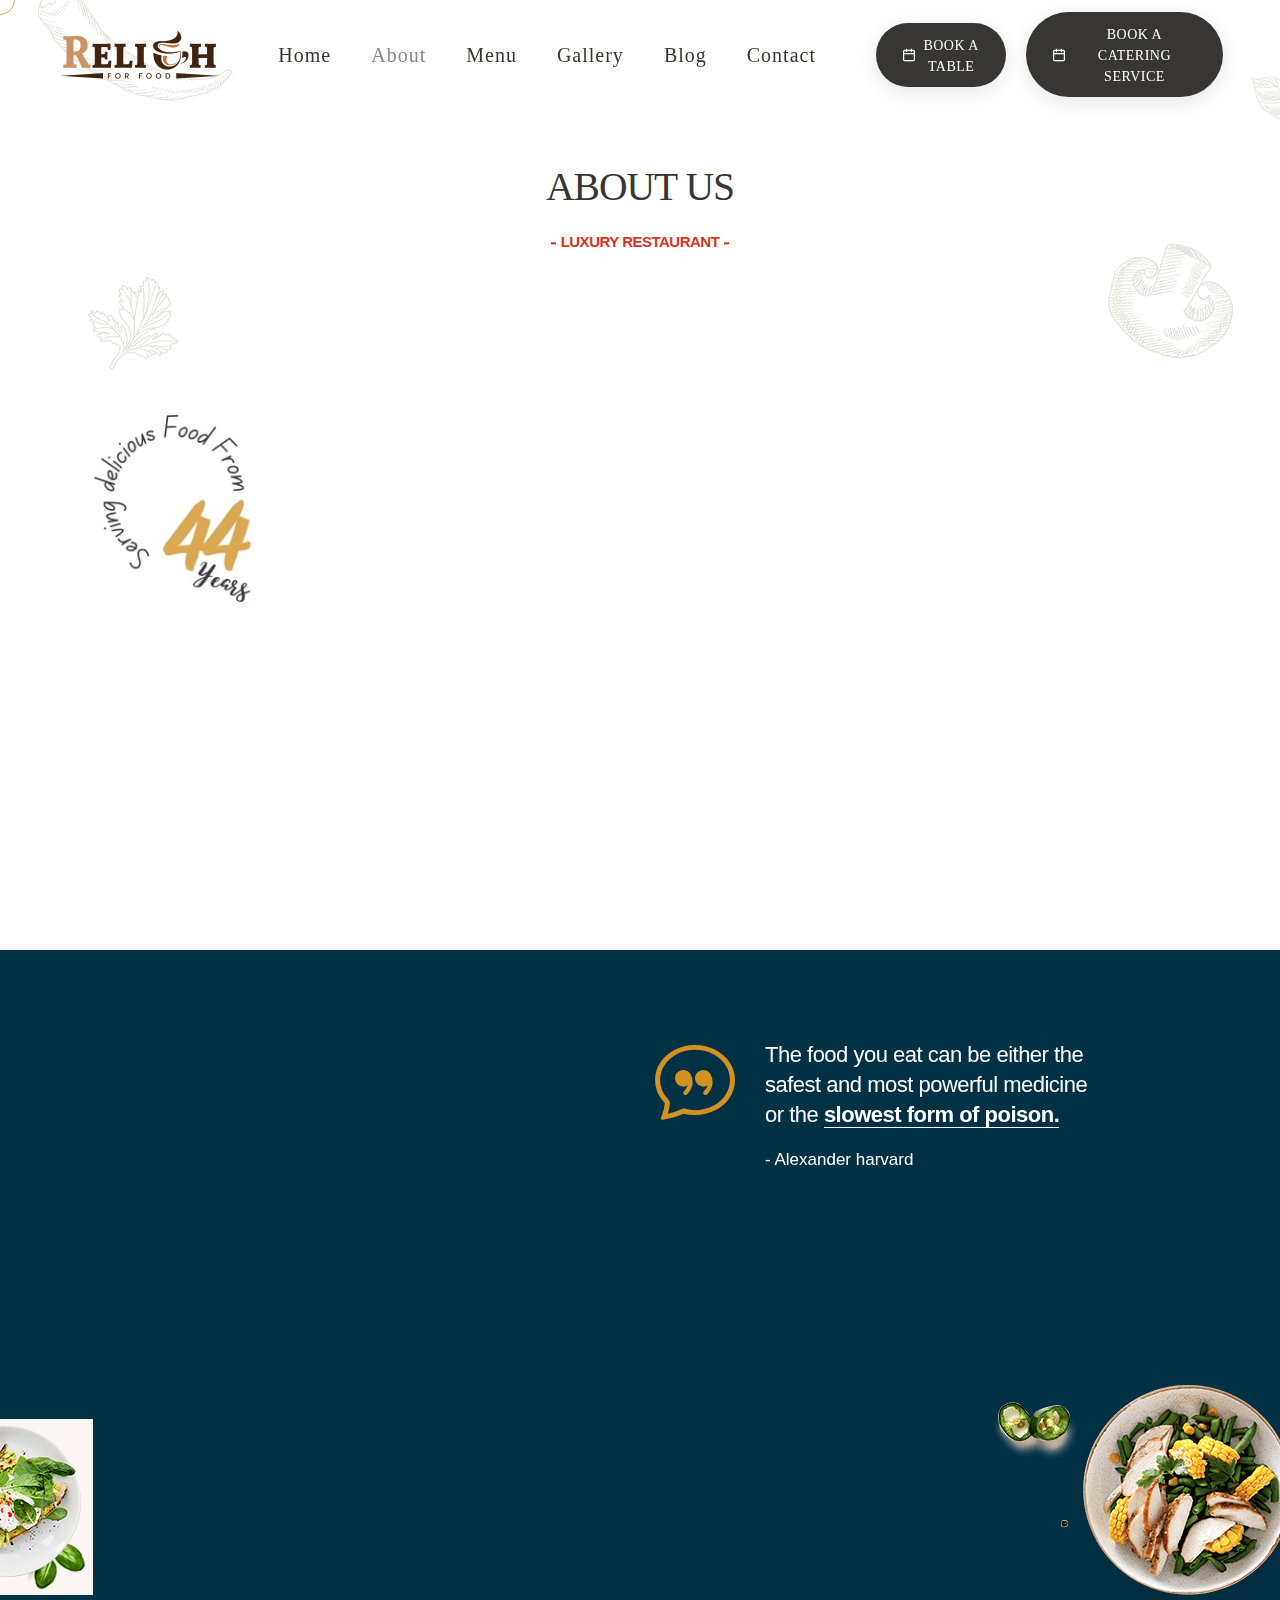
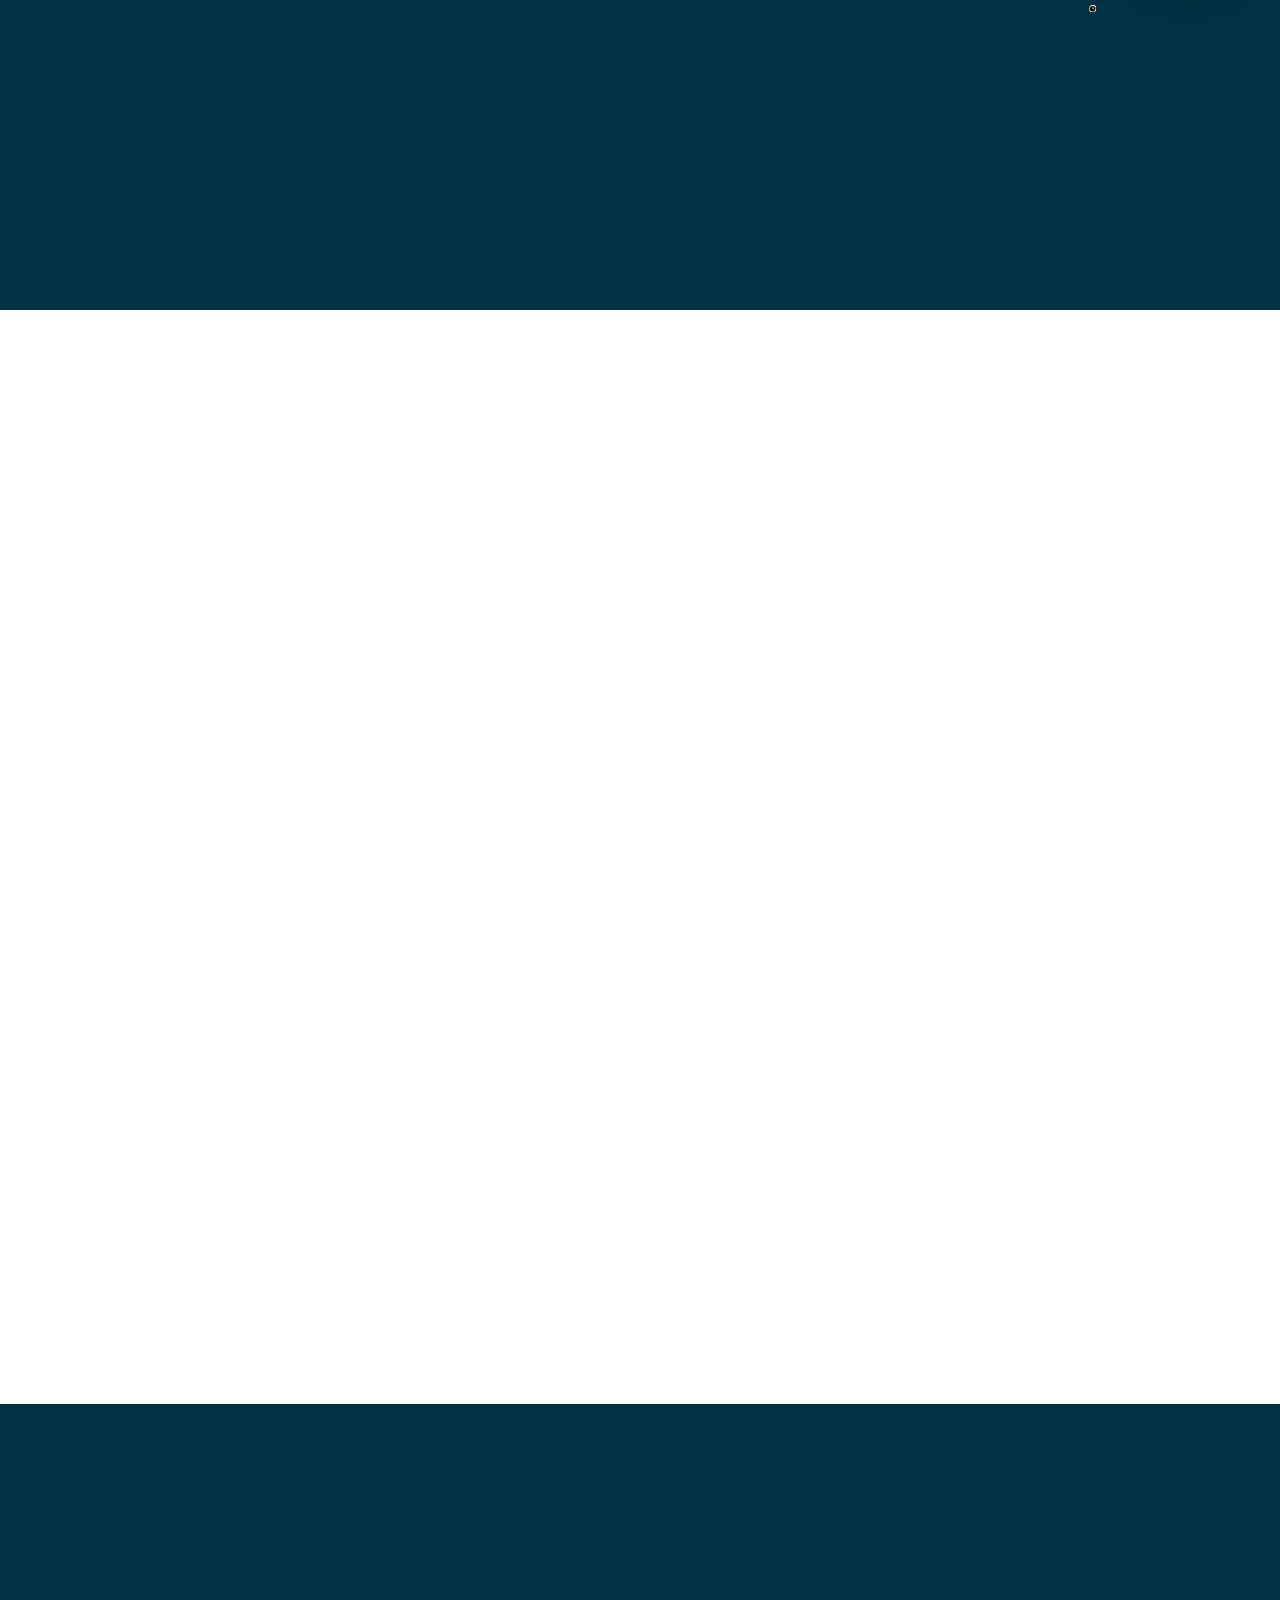
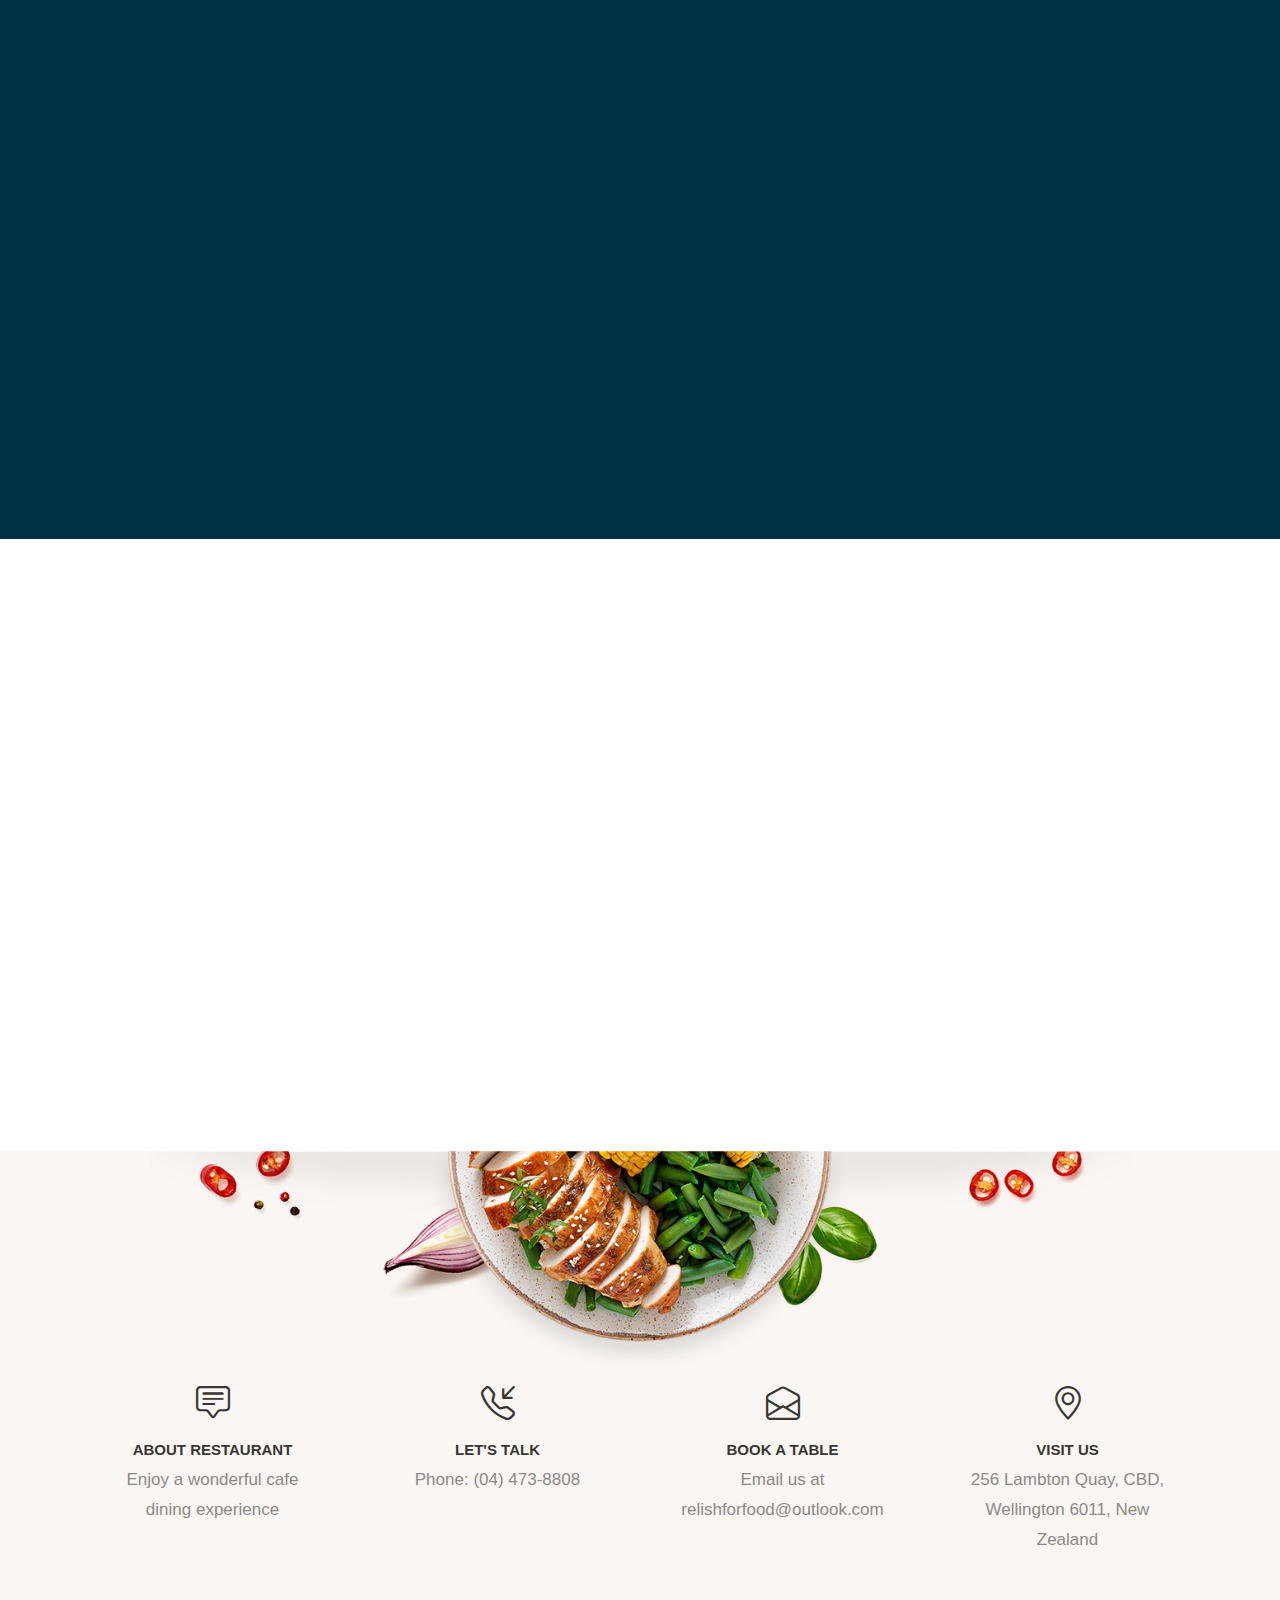
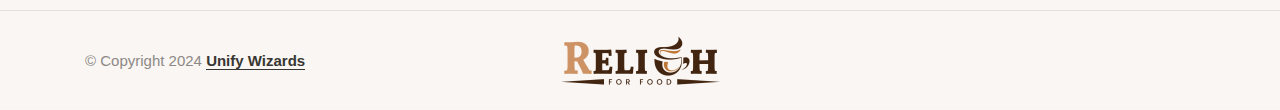
<file: about.html>
﻿<!doctype html>
<html class="no-js" lang="en">

<head>
    <title>Relish For Food</title>
    <meta charset="utf-8">
    <meta http-equiv="X-UA-Compatible" content="IE=edge">
    <meta name="viewport" content="width=device-width,initial-scale=1.0">
    <link rel="shortcut icon" href="images/relish-favicon.ico">
    <link rel="apple-touch-icon" href="images/apple-touch-icon-57x57.png">
    <link rel="apple-touch-icon" sizes="72x72" href="images/apple-touch-icon-72x72.png">
    <link rel="apple-touch-icon" sizes="114x114" href="images/apple-touch-icon-114x114.png">

    <link rel="preconnect" href="https://fonts.googleapis.com" crossorigin="">
    <link rel="preconnect" href="https://fonts.gstatic.com" crossorigin="">
    <link rel="stylesheet" href="css/vendors.min.css">
    <link rel="stylesheet" href="css/icon.min.css">
    <link rel="stylesheet" href="css/style.min.css">
    <link rel="stylesheet" href="css/responsive.min.css">
    <link rel="stylesheet" href="demos/restaurant/restaurant.css">
</head>

<body data-mobile-nav-trigger-alignment="right" data-mobile-nav-style="modern" data-mobile-nav-bg-color="#383632"
    class="custom-cursor">

    <div class="cursor-page-inner">
        <div class="circle-cursor circle-cursor-inner"></div>
        <div class="circle-cursor circle-cursor-outer"></div>
    </div>


    <header>

        <nav class="navbar navbar-expand-lg header-transparent header-light bg-transparent header-reverse"
            data-header-hover="light">
            <div class="container-fluid">
                <div class="col-auto col-lg-2 me-lg-0 me-auto">
                    <a class="navbar-brand" href="index.html">
                        <img src="images/demo-restaurant-logo-black.png"
                            data-at2x="images/demo-restaurant-logo-black@2x.png" alt="" class="default-logo">
                        <img src="images/demo-restaurant-logo-black.png"
                            data-at2x="images/demo-restaurant-logo-black@2x.png" alt="" class="alt-logo">
                        <img src="images/demo-restaurant-logo-black.png"
                            data-at2x="images/demo-restaurant-logo-black@2x.png" alt="" class="mobile-logo">
                    </a>
                </div>
                <div class="col-auto menu-order position-static">
                    <button class="navbar-toggler float-start" type="button" data-bs-toggle="collapse"
                        data-bs-target="#navbarNav" aria-controls="navbarNav" aria-label="Toggle navigation">
                        <span class="navbar-toggler-line"></span>
                        <span class="navbar-toggler-line"></span>
                        <span class="navbar-toggler-line"></span>
                        <span class="navbar-toggler-line"></span>
                    </button>
                    <div class="collapse navbar-collapse" id="navbarNav">
                        <ul class="navbar-nav alt-font ls-1px">
                            <li class="nav-item"><a href="index.html" class="nav-link">Home</a></li>
                            <li class="nav-item"><a href="about.html" class="nav-link">About</a></li>
                            <li class="nav-item dropdown dropdown-with-icon">
                                <a href="menu.html" class="nav-link">Menu</a>
                                <i class="fa-solid fa-angle-down dropdown-toggle" id="navbarDropdownMenuLink"
                                    role="button" data-bs-toggle="dropdown" aria-expanded="false"></i>
                                <ul class="dropdown-menu" aria-labelledby="navbarDropdownMenuLink">
                                    <li>
                                        <a href="menu.html">
                                            <i class="bi bi-cup-straw"></i> <!-- Bootstrap Icons drink or food icon -->
                                            <div class="submenu-icon-content">
                                                <span>Explore Our Menu</span>
                                                <p>Discover a variety of delicious options for your next event</p>
                                            </div>
                                        </a>
                                    </li>
                                    <li>

                                        <a href="catering.html">
                                            <i class="fa fa-concierge-bell"></i>
                                            <!-- Font Awesome concierge bell icon -->
                                            <div class="submenu-icon-content">
                                                <span>Book a Catering Service</span>
                                                <p>Elevate your event with our exceptional catering options</p>
                                            </div>
                                        </a>
                                    </li>
                                    <li>
                                        <a href="table.html">
                                            <i class="fa fa-table"></i>
                                            <!-- Font Awesome table icon -->
                                            <div class="submenu-icon-content">
                                                <span>Book a Table</span>
                                                <p>
                                                    Reserve your table to enjoy a memorable dining experience with us
                                                </p>
                                            </div>
                                        </a>
                                    </li>



                                </ul>
                            </li>

                            <li class="nav-item"><a href="gallery.html" class="nav-link">Gallery</a>
                            </li>

                            <li class="nav-item"><a href="blog.html" class="nav-link">Blog</a></li>
                            <li class="nav-item"><a href="contact.html" class="nav-link">Contact</a>
                            </li>
                        </ul>
                    </div>
                </div>
                <div class="col-auto col-lg-4 text-end d-none d-sm-flex">
                    <div class="header-icon">
                        <div class="header-button">
                            <a href="table.html"
                                class="btn btn-dark-gray btn-small btn-box-shadow left-icon btn-switch-text btn-rounded border-1">
                                <span>
                                    <span><i class="feather icon-feather-calendar"></i></span>
                                    <span class="btn-double-text" data-text="Book a table">Book a table</span>
                                </span>
                            </a>
                        </div>
                    </div>

                    <div class="header-icon">
                        <div class="header-button">
                            <a href="catering.html"
                                class="btn btn-dark-gray btn-small btn-box-shadow left-icon btn-switch-text btn-rounded border-1">
                                <span>
                                    <span><i class="feather icon-feather-calendar"></i></span>
                                    <span class="btn-double-text" data-text="Book a Catering Service">Book a Catering
                                        Service</span>
                                </span>
                            </a>
                        </div>
                    </div>
                </div>
            </div>
        </nav>

    </header>


    <section
        class="ipad-top-space-margin page-title-big-typography cover-background p-0 md-background-position-left-center"
        style="background-image: url(images/demo-restaurant-about-title-bg.jpg)">
        <div class="container">
            <div class="row align-items-center justify-content-center small-screen">
                <div class="col-lg-6 col-md-8 position-relative text-center page-title-extra-large"
                    data-anime="{ &quot;el&quot;: &quot;childs&quot;, &quot;translateY&quot;: [30, 0], &quot;opacity&quot;: [0,1], &quot;duration&quot;: 600, &quot;delay&quot;: 0, &quot;staggervalue&quot;: 200, &quot;easing&quot;: &quot;easeOutQuad&quot; }">
                    <h1 class="alt-font text-dark-gray text-uppercase ls-minus-1px mb-0">About us</h1>
                    <h2 class="m-auto text-red fw-600 text-uppercase mb-0"><span
                            class="h-2px w-5px bg-red d-inline-block align-middle me-5px"></span>Luxury restaurant<span
                            class="h-2px w-5px bg-red d-inline-block align-middle ms-5px"></span></h2>
                </div>
            </div>
        </div>
    </section>


    <section class="py-0 sm-pb-50px">
        <div class="container position-relative">
            <div class="row">
                <div class="col-10 col-md-3 d-none d-md-block"
                    data-anime="{ &quot;translateY&quot;: [-15, 0], &quot;perspective&quot;: [1200,1200], &quot;scale&quot;: [0.8, 1], &quot;opacity&quot;: [0,1], &quot;duration&quot;: 800, &quot;delay&quot;: 200, &quot;staggervalue&quot;: 300, &quot;easing&quot;: &quot;easeOutQuad&quot; }">
                    <img src="images/demo-restaurant-about-01.jpg" alt="" class="animation-float">
                </div>
                <div class="col-md-9 position-relative">
                    <div class="overflow-hidden position-relative h-550px lg-h-500px md-h-auto">
                        <div class="w-100"
                            data-anime="{ &quot;effect&quot;: &quot;slide&quot;, &quot;direction&quot;: &quot;tb&quot;, &quot;color&quot;: &quot;#ffffff&quot;, &quot;duration&quot;: 700, &quot;delay&quot;: 0 }">
                            <img src="images/demo-restaurant-about-02.jpg" alt="" class="w-100 liquid-parallax"
                                data-parallax-liquid="true" data-parallax-position="top" data-parallax-scale="1.05">
                        </div>
                    </div>
                </div>
            </div>
        </div>
    </section>


    <section class="bg-very-light-gray">
        <div class="container">
            <div class="row align-items-end overlap-section">
                <div class="col-lg-6 col-md-5 pe-60px md-pe-30px sm-pe-15px sm-mb-30px position-relative">
                    <div class="overflow-hidden position-relative h-550px sm-h-auto">
                        <div class="w-100"
                            data-anime="{ &quot;effect&quot;: &quot;slide&quot;, &quot;direction&quot;: &quot;tb&quot;, &quot;color&quot;: &quot;#ffffff&quot;, &quot;duration&quot;: 700, &quot;delay&quot;: 0 }">
                            <img src="images/demo-restaurant-about-03.jpg" alt="" class="w-100 liquid-parallax"
                                data-parallax-liquid="true" data-parallax-position="top" data-parallax-scale="1.05">
                        </div>
                    </div>
                </div>
                <div class="col-lg-6 col-md-7 pb-50px md-pb-0">
                    <div class="blockquote-style-01">

                        <i
                            class="bi bi-chat-quote float-start me-30px xs-me-20px text-base-color icon-extra-double-large xs-icon-double-large"></i>
                        <blockquote class="mb-0 d-table last-paragraph-no-margin">
                            <p class="fs-22 xs-fs-20 text-white ls-minus-05px w-80 lg-w-100 mb-15px">The food you
                                eat can be either the safest and most powerful medicine or the <span
                                    class="fw-600 text-decoration-line-bottom">slowest form of poison.</span></p>
                            <div class="fw-500 text-white mt-15px">- Alexander harvard</div>
                        </blockquote>

                    </div>
                </div>
            </div>
        </div>
    </section>


    <section class="bg-very-light-gray position-relative overflow-hidden z-index-0 p-0">
        <div class="position-absolute left-minus-50px xl-left-minus-80px mt-12 z-index-minus-1 d-none d-xl-inline-block"
            data-bottom-top="transform: translateY(-50px)" data-top-bottom="transform: translateY(50px)">
            <img src="images/demo-restaurant-about-04.jpg" alt="">
        </div>
        <div class="position-absolute right-minus-30px lg-right-minus-70px top-20px d-none d-lg-inline-block"
            data-bottom-top="transform: translateY(50px)" data-top-bottom="transform: translateY(-50px)">
            <img src="images/demo-restaurant-about-11.png" alt="">
        </div>
        <div class="container">
            <div class="row">
                <div class="col-lg-5 md-mb-50px sm-mb-30px"
                    data-anime="{ &quot;el&quot;: &quot;childs&quot;, &quot;translateX&quot;: [30, 0], &quot;opacity&quot;: [0,1], &quot;duration&quot;: 600, &quot;delay&quot;: 0, &quot;staggervalue&quot;: 200, &quot;easing&quot;: &quot;easeOutQuad&quot; }">
                    <span class="fs-15 fw-600 text-red text-uppercase mb-25px d-block"><span
                            class="w-70px xs-w-50px h-2px bg-red d-inline-block align-middle me-15px"></span>About
                        restaurant</span>
                    <h2 class="alt-font text-uppercase text-white mb-20px w-90 lg-w-100">Relish For Food</h2>
                    <p class="w-80 mb-35px lg-w-100">Is the corporate/functions catering arm of the Wellington CBD’s
                        iconic RELISH CAFE. It follows the Wellington City Council’s “Food & Hygiene Plan”. Under this,
                        RELISH keeps a register and enters data of good practices in the food industry, most of which
                        have significant energy saving measures.</p>
                    <div
                        class="d-flex align-items-center bg-white w-300px box-shadow-small border-radius-4px p-30px pt-20px pb-15px mb-25px">
                        <div class="col-auto text-center">
                            <h2 class="fs-70 text-dark-gray alt-font mb-0">3.8</h2>
                        </div>
                        <div class="col border-start border-color-transparent-dark-very-light ms-20px ps-20px">
                            <div class="review-star-icon fs-19 lh-22">
                                <i class="bi bi-star-fill"></i><i class="bi bi-star-fill"></i><i
                                    class="bi bi-star-fill"></i><i class="bi bi-star-fill"></i>
                            </div>
                            <span class="fs-15 d-block text-dark-gray fw-500">Review by Google</span>
                        </div>
                    </div>
                    <div>
                        <span class="text-white fw-500"><i
                                class="bi bi-heart-fill text-red me-5px mt-minus-2px align-middle"></i>Authentic
                            cultural experience.</span>
                    </div>
                </div>
                <div class="col-lg-7 text-center text-lg-start"
                    data-anime="{ &quot;translateX&quot;: [0, 0], &quot;opacity&quot;: [0,1], &quot;duration&quot;: 1200, &quot;delay&quot;: 200, &quot;staggervalue&quot;: 150, &quot;easing&quot;: &quot;easeOutQuad&quot; }">
                    <img src="images/demo-restaurant-about-05.jpg" alt="">
                </div>
            </div>
        </div>
    </section>


    <section class="overlap-height">
        <div class="container overlap-gap-section">
            <div class="row justify-content-center mb-2">
                <div class="col-lg-7 text-center"
                    data-anime="{ &quot;el&quot;: &quot;childs&quot;, &quot;translateY&quot;: [50, 0], &quot;opacity&quot;: [0,1], &quot;duration&quot;: 600, &quot;delay&quot;: 0, &quot;staggervalue&quot;: 300, &quot;easing&quot;: &quot;easeOutQuad&quot; }">
                    <span class="fs-15 fw-600 text-red text-uppercase mb-10px d-block"><span
                            class="w-5px h-2px bg-red d-inline-block align-middle me-5px"></span>Exquisite Dining
                        Experiences<span class="w-5px h-2px bg-red d-inline-block align-middle ms-5px"></span></span>
                    <h2 class="alt-font text-dark-gray">Relish in Quality, Sustainability, and Freshness</h2>
                </div>
            </div>
            <div class="row row-cols-1 row-cols-lg-3 row-cols-md-2 justify-content-center"
                data-anime="{ &quot;el&quot;: &quot;childs&quot;, &quot;translateY&quot;: [50, 0], &quot;opacity&quot;: [0,1], &quot;duration&quot;: 600, &quot;delay&quot;: 0, &quot;staggervalue&quot;: 300, &quot;easing&quot;: &quot;easeOutQuad&quot; }">

                <div class="col">
                    <div class="services-box-style-01 hover-box md-mb-30px">
                        <div class="position-relative box-image border-radius-6px">
                            <img src="images/demo-restaurant-about-06.jpg" alt="">
                        </div>
                        <div class="p-10 sm-p-8 bg-white last-paragraph-no-margin text-center">
                            <span class="d-inline-block fs-26 alt-font text-dark-gray">Quality and Customer
                                Satisfaction</span>
                            <p>Relish is renowned for premium ingredients sourced from niche suppliers, ensuring
                                top-notch quality and satisfaction, a commitment upheld since the 1980s, making it a
                                trusted name in the Wellington CBD.</p>
                        </div>
                    </div>
                </div>


                <div class="col">
                    <div class="services-box-style-01 hover-box md-mb-30px">
                        <div class="position-relative box-image border-radius-6px">
                            <img src="images/demo-restaurant-about-07.jpg" alt="">
                        </div>
                        <div class="p-10 sm-p-8 bg-white last-paragraph-no-margin text-center">
                            <span class="d-inline-block fs-26 alt-font text-dark-gray">Sustainable Hygiene
                                Practices</span>
                            <p>Relish follows stringent hygiene standards set by Wellington City Council. Orders are
                                often delivered without carbon footprints, highlighting our eco-friendly commitment
                                through hand-deliveries by dedicated staff.</p>
                        </div>
                    </div>
                </div>


                <div class="col">
                    <div class="services-box-style-01 hover-box">
                        <div class="position-relative box-image border-radius-6px">
                            <img src="images/demo-restaurant-about-08.jpg" alt="">
                        </div>
                        <div class="p-10 sm-p-8 bg-white last-paragraph-no-margin text-center">
                            <span class="d-inline-block fs-26 alt-font text-dark-gray">Customized and Fresh
                                Catering</span>
                            <p>Relish offers bespoke catering solutions, ensuring freshness with just-in-time
                                preparation. Our strategic location allows for swift delivery of hot, ready-to-eat food,
                                catering to urgent and specific customer needs.</p>
                        </div>
                    </div>
                </div>

            </div>
        </div>
    </section>


    <section class="bg-very-light-gray">
        <div class="container-fluid overlap-section">
            <div class="row position-relative mb-6"
                data-anime="{ &quot;translateY&quot;: [0, 0], &quot;opacity&quot;: [0,1], &quot;duration&quot;: 1200, &quot;delay&quot;: 0, &quot;staggervalue&quot;: 150, &quot;easing&quot;: &quot;easeOutQuad&quot; }">
                <div class="col swiper swiper-width-auto text-center"
                    data-slider-options="{ &quot;slidesPerView&quot;: &quot;auto&quot;, &quot;spaceBetween&quot;:50, &quot;speed&quot;: 10000, &quot;loop&quot;: true, &quot;pagination&quot;: { &quot;el&quot;: &quot;.slider-four-slide-pagination-2&quot;, &quot;clickable&quot;: false }, &quot;allowTouchMove&quot;: false, &quot;autoplay&quot;: { &quot;delay&quot;:0, &quot;disableOnInteraction&quot;: false }, &quot;navigation&quot;: { &quot;nextEl&quot;: &quot;.slider-four-slide-next-2&quot;, &quot;prevEl&quot;: &quot;.slider-four-slide-prev-2&quot; }, &quot;keyboard&quot;: { &quot;enabled&quot;: true, &quot;onlyInViewport&quot;: true }, &quot;effect&quot;: &quot;slide&quot; }">
                    <div class="swiper-wrapper marquee-slide">

                        <div class="swiper-slide">
                            <div class="fs-150 ls-minus-2px alt-font text-outline text-outline-color-base-color">
                                Delicious</div>
                        </div>


                        <div class="swiper-slide">
                            <div class="fs-150 ls-minus-2px alt-font text-black">Awesome</div>
                        </div>


                        <div class="swiper-slide">
                            <div class="fs-150 ls-minus-2px alt-font text-outline text-outline-color-base-color">
                                Experience</div>
                        </div>


                        <div class="swiper-slide">
                            <div class="fs-150 ls-minus-2px alt-font text-black">Cuisine</div>
                        </div>


                        <div class="swiper-slide">
                            <div class="fs-150 ls-minus-2px alt-font text-outline text-outline-color-base-color">
                                Delicious</div>
                        </div>


                        <div class="swiper-slide">
                            <div class="fs-150 ls-minus-2px alt-font text-black">Awesome</div>
                        </div>


                        <div class="swiper-slide">
                            <div class="fs-150 ls-minus-2px alt-font text-outline text-outline-color-base-color">
                                Experience</div>
                        </div>


                        <div class="swiper-slide">
                            <div class="fs-150 ls-minus-2px alt-font text-black">Cuisine</div>
                        </div>

                    </div>
                </div>
            </div>
        </div>
        <div class="container">
            <div class="row align-items-center mb-4">
                <div class="col-lg-6 md-mb-50px sm-mb-30px"
                    data-anime="{ &quot;translateX&quot;: [0, 0], &quot;opacity&quot;: [0,1], &quot;duration&quot;: 1200, &quot;delay&quot;: 0, &quot;staggervalue&quot;: 150, &quot;easing&quot;: &quot;easeOutQuad&quot; }">
                    <img src="images/demo-restaurant-about-10.jpg" alt="" class="border-radius-6px w-100">
                </div>
                <div class="col-lg-5 offset-lg-1"
                    data-anime="{ &quot;el&quot;: &quot;childs&quot;, &quot;translateX&quot;: [30, 0], &quot;opacity&quot;: [0,1], &quot;duration&quot;: 600, &quot;delay&quot;: 200, &quot;staggervalue&quot;: 200, &quot;easing&quot;: &quot;easeOutQuad&quot; }">
                    <span class="fs-15 fw-600 text-red text-uppercase mb-25px d-block"><span
                            class="w-70px xs-w-50px h-2px bg-red d-inline-block align-middle me-15px"></span>since 1988
                        restaurant</span>
                    <h1 class="alt-font text-white mb-20px">Exceptional Dining, Gourmet Delights</h1>
                    <p class="w-90 lg-w-100">Experience culinary excellence with Relish. Our dedication to using premium
                        ingredients and innovative techniques guarantees every meal is a gourmet delight, crafted to
                        perfection for an unforgettable dining experience.</p>
                    <div class="d-inline-block mt-10px xs-mt-0">
                        <a href="index.html"
                            class="btn btn-black btn-large btn-switch-text btn-round-edge btn-box-shadow me-30px xs-me-15px xs-mb-10px">
                            <span>
                                <span class="btn-double-text" data-text="Explore Now">Explore Now</span>
                            </span>
                        </a>
                        <div class="alt-font fs-24 d-inline-block align-middle lh-0 text-white xs-mb-10px"><i
                                class="feather icon-feather-phone-outgoing me-10px text-base-color"></i><a
                                href="tel:044738808">(04) 473-8808</a></div>
                    </div>
                </div>
            </div>
        </div>
    </section>


    <section>
        <div class="container">
            <div class="row justify-content-center overlap-section mb-6 g-0">
                <div class="col-auto text-center last-paragraph-no-margin bg-white pt-20px pb-20px ps-6 pe-6 border-radius-100px"
                    data-anime="{ &quot;translateY&quot;: [0, 0], &quot;opacity&quot;: [0,1], &quot;duration&quot;: 1200, &quot;delay&quot;: 0, &quot;staggervalue&quot;: 150, &quot;easing&quot;: &quot;easeOutQuad&quot; }">
                    <div
                        class="text-center bg-golden-yellow text-white fs-16 lh-36 border-radius-30px d-inline-block ps-20px pe-20px align-middle me-10px">
                        <i class="bi bi-star-fill"></i><i class="bi bi-star-fill"></i><i class="bi bi-star-fill"></i><i
                            class="bi bi-star-fill"></i><i class="bi bi-star-fill"></i>
                    </div>
                    <div class="d-inline-block fs-18 text-dark-gray fs-18 align-middle fw-500"><span
                            class="text-decoration-line-bottom-medium fw-600">25,00+ happy food lovers</span> visited
                        our authentic restaurant.</div>
                </div>
            </div>
            <div class="container">
                <div class="row justify-content-center">
                    <div class="col-xl-6 col-lg-8 col-md-10"
                        data-anime="{ &quot;translateY&quot;: [0, 0], &quot;opacity&quot;: [0,1], &quot;duration&quot;: 1200, &quot;delay&quot;: 0, &quot;staggervalue&quot;: 150, &quot;easing&quot;: &quot;easeOutQuad&quot; }">
                        <div class="swiper slider-custom-image swiper-pagination-bottom magic-cursor testimonials-style-03"
                            data-slider-options="{ &quot;loop&quot;: true, &quot;pagination&quot;: { &quot;el&quot;: &quot;.slider-custom-image-pagination&quot;, &quot;type&quot;: &quot;bullets&quot;, &quot;clickable&quot;: true }, &quot;keyboard&quot;: { &quot;enabled&quot;: true, &quot;onlyInViewport&quot;: true }, &quot;navigation&quot;: { &quot;nextEl&quot;: &quot;.swiper-button-next-nav&quot;, &quot;prevEl&quot;: &quot;.swiper-button-previous-nav&quot;, &quot;effect&quot;: &quot;fade&quot; } }"
                            data-thumbs="[&quot;images/avtar-07.jpg&quot;,&quot;images/avtar-19.jpg&quot;,&quot;images/avtar-22.jpg&quot;]">
                            <div class="swiper-wrapper">
    
                                <div class="swiper-slide" data-bullet-thumb="background-image: url(images/avtar-27.jpg)">
                                    <div class="d-flex flex-column">
                                        <div class="mb-28 align-self-center text-center w-100">
                                            <img src="images/demo-restaurant-home-quotes-icon.jpg"
                                                class="mb-30px rounded-circle" alt="User Icon">
                                            <h4 class="alt-font lh-42 text-dark-gray mb-10px">
                                                The pumpkin soup was amazing! Best I’ve had. Keep up the fantastic work.
                                            </h4>
                                            <span class="fs-20 fw-500 text-base-color d-block">Gina</span>
                                        </div>
                                    </div>
                                </div>
    
                                <div class="swiper-slide" data-bullet-thumb="background-image: url(images/avtar-27.jpg)">
                                    <div class="d-flex flex-column">
                                        <div class="mb-28 align-self-center text-center w-100">
                                            <img src="images/demo-restaurant-home-quotes-icon.jpg"
                                                class="mb-30px rounded-circle" alt="User Icon">
                                            <h4 class="alt-font lh-42 text-dark-gray mb-10px">
                                                Great feedback from yesterday's lunch. Thanks for delivering such excellent
                                                food!
                                            </h4>
                                            <span class="fs-20 fw-500 text-base-color d-block">Philippa</span>
                                        </div>
                                    </div>
                                </div>
    
                                <div class="swiper-slide" data-bullet-thumb="background-image: url(images/avtar-27.jpg)">
                                    <div class="d-flex flex-column">
                                        <div class="mb-28 align-self-center text-center w-100">
                                            <img src="images/demo-restaurant-home-quotes-icon.jpg"
                                                class="mb-30px rounded-circle" alt="User Icon">
                                            <h4 class="alt-font lh-42 text-dark-gray mb-10px">
                                                The lunch looked stunning and was highly praised. Thanks for the wonderful
                                                service!
                                            </h4>
                                            <span class="fs-20 fw-500 text-base-color d-block">Jenna</span>
                                        </div>
                                    </div>
                                </div>
    
                            </div>
    
                            <div
                                class="slider-custom-image-pagination swiper-pagination text-center pb-20px xs-pb-0px md-bottom-0px">
                            </div>
    
    
    
    
                        </div>
                    </div>
                </div>
            </div>
        </div>
    </section>


    <footer class="pb-0 bg-very-lightt-gray cover-background background-position-center-top sm-background-image-none"
        style="background-image: url('images/demo-restaurant-home-footer-bg.jpg')">
        <div class="container">
            <div
                class="row row-cols-1 row-cols-lg-4 row-cols-sm-2 justify-content-center mt-13 md-mt-15 sm-mt-0 mb-5 sm-mb-50px">
                <div class="col icon-with-text-style-03 md-mb-30px">
                    <div class="feature-box ps-8 pe-8 lg-ps-0 lg-pe-0 overflow-hidden">
                        <div class="feature-box-icon">
                            <i class="bi bi-chat-square-text d-inline-block icon-medium text-dark-gray mb-15px"></i>
                        </div>
                        <div class="feature-box-content last-paragraph-no-margin">
                            <span class="fw-700 text-dark-gray fs-15 text-uppercase">About restaurant</span>
                            <p class="w-90 md-w-70 sm-w-80 xs-w-70 mx-auto">Enjoy a wonderful cafe dining experience</p>
                        </div>
                    </div>
                </div>
                <div class="col icon-with-text-style-03 md-mb-30px">
                    <div class="feature-box ps-8 pe-8 lg-ps-0 lg-pe-0 overflow-hidden">
                        <div class="feature-box-icon">
                            <i class="bi bi-telephone-inbound d-inline-block icon-medium text-dark-gray mb-15px"></i>
                        </div>
                        <div class="feature-box-content last-paragraph-no-margin">
                            <span class="fw-700 text-dark-gray fs-15 text-uppercase">Let's talk</span>
                            <div class="w-100 d-block">
                                <span class="d-block">Phone: <a href="tel:+6444738808">(04) 473-8808</a></span>
                                <!-- <span class="d-block">Fax: 1-800-222-002</span> -->
                            </div>
                        </div>
                    </div>
                </div>
                <div class="col icon-with-text-style-03 xs-mb-30px">
                    <div class="feature-box ps-8 pe-8 lg-ps-0 lg-pe-0 overflow-hidden">
                        <div class="feature-box-icon">
                            <i class="bi bi-envelope-open d-inline-block icon-medium text-dark-gray mb-15px"></i>
                        </div>
                        <div class="feature-box-content last-paragraph-no-margin">
                            <span class="fw-700 text-dark-gray fs-15 text-uppercase">Book a table</span>
                            <div class="w-100 d-block">
                                <span class="d-block">Email us at <a
                                        href="mailto:relishforfood@outlook.com">relishforfood@outlook.com</a></span>
                            </div>
                        </div>
                    </div>
                </div>
                <div class="col icon-with-text-style-03">
                    <div class="feature-box ps-8 pe-8 lg-ps-0 lg-pe-0 overflow-hidden">
                        <div class="feature-box-icon">
                            <i class="bi bi-geo-alt d-inline-block icon-medium text-dark-gray mb-15px"></i>
                        </div>
                        <div class="feature-box-content last-paragraph-no-margin">
                            <span class="fw-700 text-dark-gray fs-15 text-uppercase">Visit us</span>
                            <p class="md-w-70 sm-w-90 xs-w-70 mx-auto">256 Lambton Quay, CBD, Wellington 6011, New
                                Zealand
                            </p>
                        </div>
                    </div>
                </div>
            </div>
        </div>
        <div class="border-top border-color-transparent-dark-very-light pt-25px pb-25px">
            <div class="container">
                <div class="row align-items-center">
                    <div
                        class="col-md-4 col-sm-6 fs-15 last-paragraph-no-margin text-center text-sm-start order-3 order-sm-2 order-md-1">
                        <p>&COPY; Copyright 2024 <a href="https://unifywizards.com/" target="_blank"
                                class="text-decoration-line-bottom text-dark-gray fw-600">Unify Wizards</a></p>
                    </div>
                    <div class="col-md-4 text-center order-1 order-md-2 sm-mb-20px">
                        <a href="index.html" class="footer-logo d-inline-block">
                            <img src="images/demo-restaurant-logo-black.png" data-at2x="images/demo-restaurant-logo-black@2x.png" alt=""
                                class="default-logo">
                        </a>
                    </div>
                    <div
                        class="col-md-4 col-sm-6 elements-social social-icon-style-08 xs-mb-15px text-center text-sm-end order-2 order-sm-3 order-md-3">
                        <!-- <ul class="small-icon dark d-inline-block">
                            <li><a class="facebook" href="https://www.facebook.com/" target="_blank"><i
                                        class="fa-brands fa-facebook-f"></i></a></li>
                            <li><a class="instagram" href="https://www.instagram.com" target="_blank"><i
                                        class="fa-brands fa-instagram"></i></a></li>
                            <li><a class="twitter" href="https://www.twitter.com" target="_blank"><i
                                        class="fa-brands fa-twitter"></i></a></li>
                        </ul> -->
                    </div>
                </div>
            </div>
        </div>
    </footer>

    <div class="scroll-progress d-none d-xxl-block">
        <a href="#" class="scroll-top" aria-label="scroll">
            <span class="scroll-text">Scroll</span><span class="scroll-line"><span class="scroll-point"></span></span>
        </a>
    </div>



    <script type="text/javascript" src="js/jquery.js"></script>
    <script type="text/javascript" src="js/vendors.min.js"></script>
    <script type="text/javascript" src="js/main.js"></script>
</body>

</html>
</file>
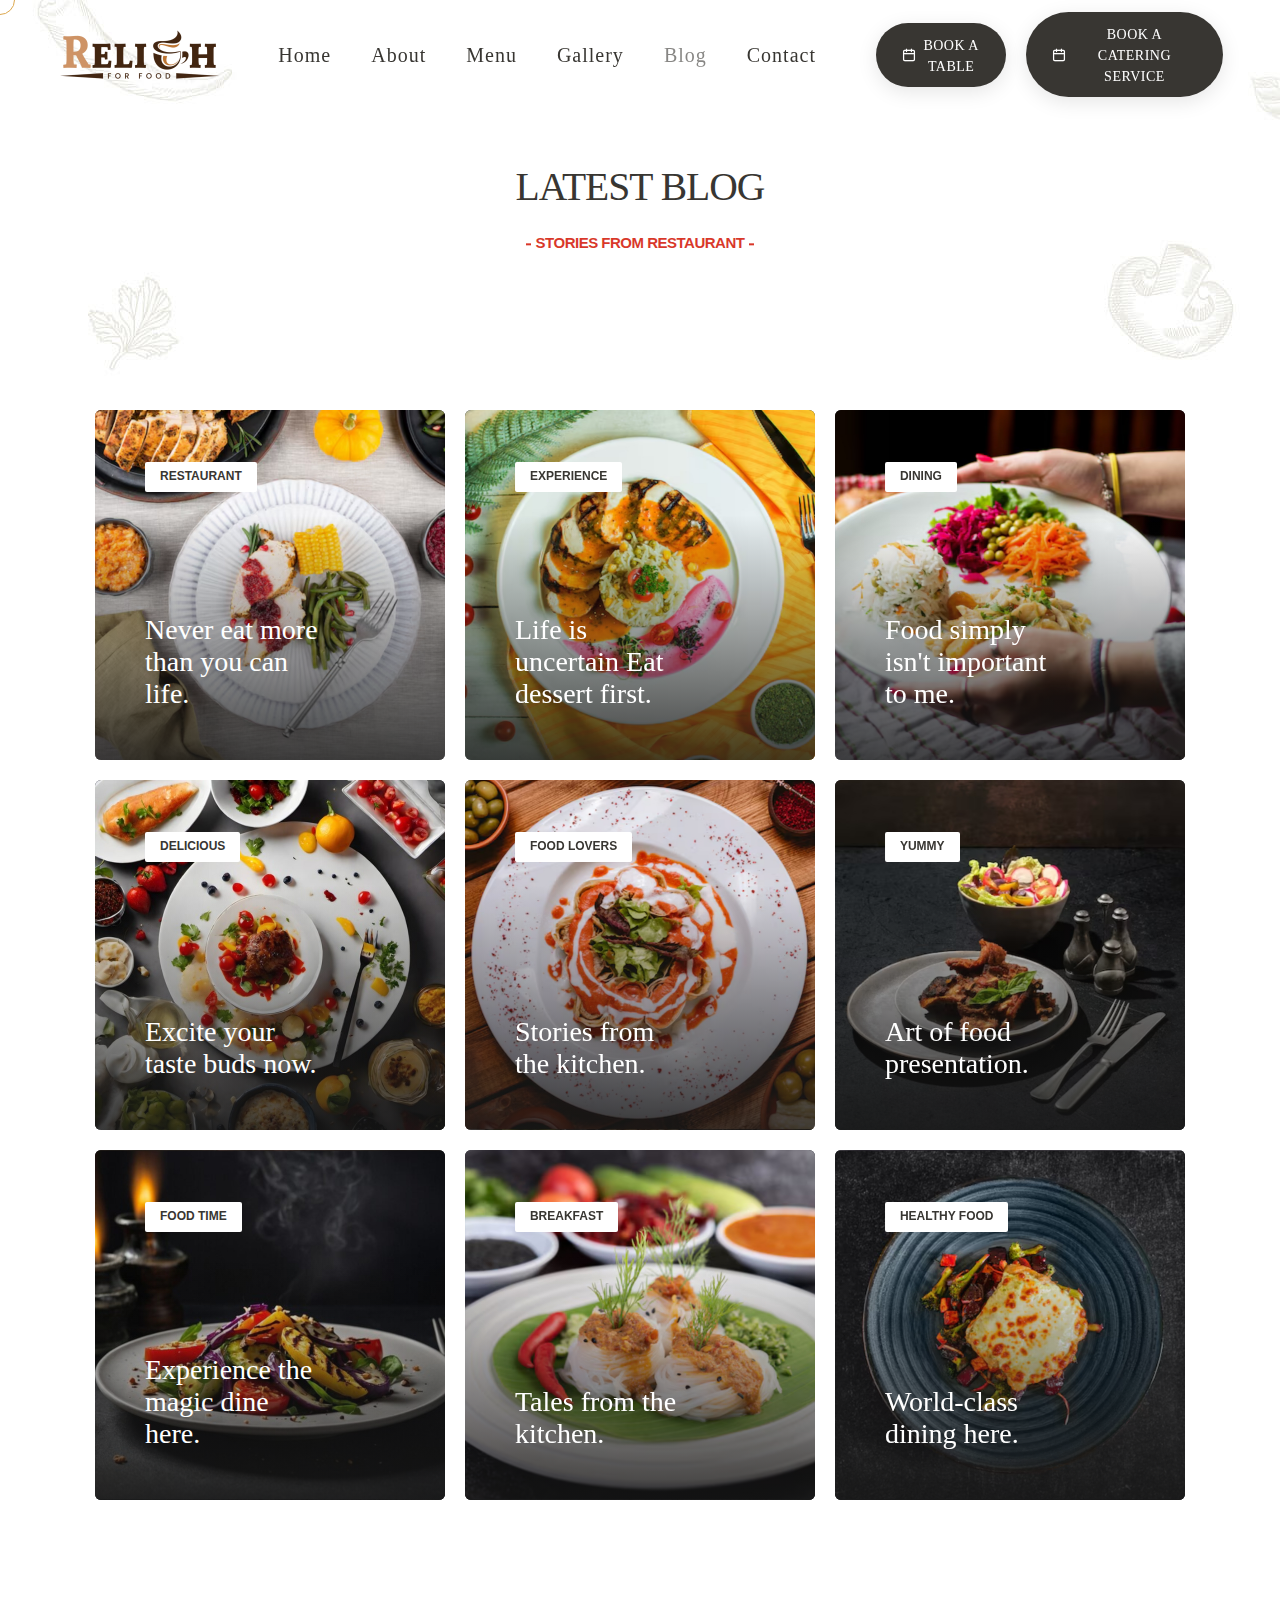
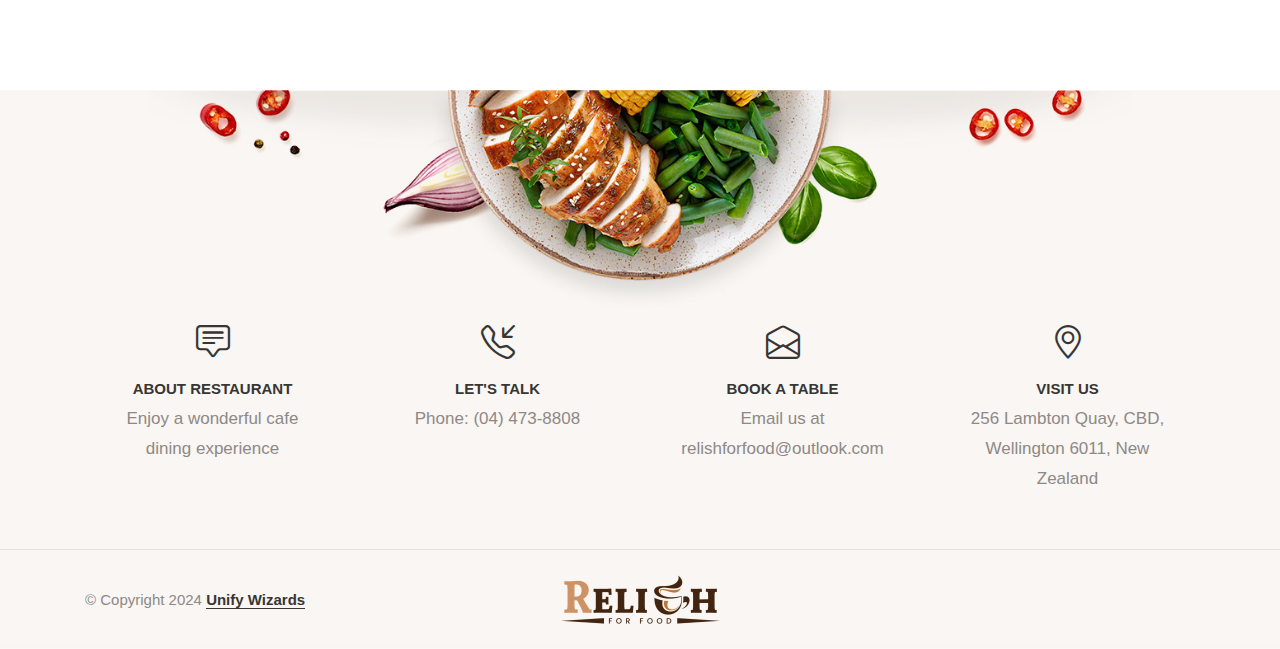
<file: blog.html>
﻿<!doctype html>
<html class="no-js" lang="en">

<head>
    <title>Relish For Food</title>
    <meta charset="utf-8">
    <meta http-equiv="X-UA-Compatible" content="IE=edge">
    <meta name="author" content="ThemeZaa">
    <meta name="viewport" content="width=device-width,initial-scale=1.0">
    <link rel="shortcut icon" href="images/relish-favicon.ico">
    <link rel="apple-touch-icon" href="images/apple-touch-icon-57x57.png">
    <link rel="apple-touch-icon" sizes="72x72" href="images/apple-touch-icon-72x72.png">
    <link rel="apple-touch-icon" sizes="114x114" href="images/apple-touch-icon-114x114.png">

    <link rel="preconnect" href="https://fonts.googleapis.com" crossorigin="">
    <link rel="preconnect" href="https://fonts.gstatic.com" crossorigin="">

    <link rel="stylesheet" href="css/vendors.min.css">
    <link rel="stylesheet" href="css/icon.min.css">
    <link rel="stylesheet" href="css/style.min.css">
    <link rel="stylesheet" href="css/responsive.min.css">
    <link rel="stylesheet" href="demos/restaurant/restaurant.css">
</head>

<body data-mobile-nav-trigger-alignment="right" data-mobile-nav-style="modern" data-mobile-nav-bg-color="#383632"
    class="custom-cursor">

    <div class="cursor-page-inner">
        <div class="circle-cursor circle-cursor-inner"></div>
        <div class="circle-cursor circle-cursor-outer"></div>
    </div>


    <header>

        <nav class="navbar navbar-expand-lg header-transparent header-light bg-transparent header-reverse"
            data-header-hover="light">
            <div class="container-fluid">
                <div class="col-auto col-lg-2 me-lg-0 me-auto">
                    <a class="navbar-brand" href="index.html">
                        <img src="images/demo-restaurant-logo-black.png"
                            data-at2x="images/demo-restaurant-logo-black@2x.png" alt="" class="default-logo">
                        <img src="images/demo-restaurant-logo-black.png"
                            data-at2x="images/demo-restaurant-logo-black@2x.png" alt="" class="alt-logo">
                        <img src="images/demo-restaurant-logo-black.png"
                            data-at2x="images/demo-restaurant-logo-black@2x.png" alt="" class="mobile-logo">
                    </a>
                </div>
                <div class="col-auto menu-order position-static">
                    <button class="navbar-toggler float-start" type="button" data-bs-toggle="collapse"
                        data-bs-target="#navbarNav" aria-controls="navbarNav" aria-label="Toggle navigation">
                        <span class="navbar-toggler-line"></span>
                        <span class="navbar-toggler-line"></span>
                        <span class="navbar-toggler-line"></span>
                        <span class="navbar-toggler-line"></span>
                    </button>
                    <div class="collapse navbar-collapse" id="navbarNav">
                        <ul class="navbar-nav alt-font ls-1px">
                            <li class="nav-item"><a href="index.html" class="nav-link">Home</a></li>
                            <li class="nav-item"><a href="about.html" class="nav-link">About</a></li>
                          <li class="nav-item dropdown dropdown-with-icon">
                                <a href="menu.html" class="nav-link">Menu</a>
                                <i class="fa-solid fa-angle-down dropdown-toggle" id="navbarDropdownMenuLink"
                                    role="button" data-bs-toggle="dropdown" aria-expanded="false"></i>
                                <ul class="dropdown-menu" aria-labelledby="navbarDropdownMenuLink">
                                    <li>
                                        <a href="menu.html">
                                            <i class="bi bi-cup-straw"></i> <!-- Bootstrap Icons drink or food icon -->
                                            <div class="submenu-icon-content">
                                                <span>Explore Our Menu</span>
                                                <p>Discover a variety of delicious options for your next event</p>
                                            </div>
                                        </a>
                                    </li>
                                    <li>

                                        <a href="catering.html">
                                            <i class="fa fa-concierge-bell"></i>
                                            <!-- Font Awesome concierge bell icon -->
                                            <div class="submenu-icon-content">
                                                <span>Book a Catering Service</span>
                                                <p>Elevate your event with our exceptional catering options</p>
                                            </div>
                                        </a>
                                    </li>
                                    <li>
                                        <a href="table.html">
                                            <i class="fa fa-table"></i>
                                            <!-- Font Awesome table icon -->
                                            <div class="submenu-icon-content">
                                                <span>Book a Table</span>
                                                <p>
                                                    Reserve your table to enjoy a memorable dining experience with us
                                                </p>
                                            </div>
                                        </a>
                                    </li>



                                </ul>
                            </li>
                                                   <li class="nav-item"><a href="gallery.html" class="nav-link">Gallery</a>
                            </li>

                            <li class="nav-item"><a href="blog.html" class="nav-link">Blog</a></li>
                            <li class="nav-item"><a href="contact.html" class="nav-link">Contact</a>
                            </li>
                        </ul>
                    </div>
                </div>
                <div class="col-auto col-lg-4 text-end d-none d-sm-flex">
                    <div class="header-icon">
                        <div class="header-button">
                            <a href="table.html"
                                class="btn btn-dark-gray btn-small btn-box-shadow left-icon btn-switch-text btn-rounded border-1">
                                <span>
                                    <span><i class="feather icon-feather-calendar"></i></span>
                                    <span class="btn-double-text" data-text="Book a table">Book a table</span>
                                </span>
                            </a>
                        </div>
                    </div>

                    <div class="header-icon">
                        <div class="header-button">
                            <a href="catering.html"
                                class="btn btn-dark-gray btn-small btn-box-shadow left-icon btn-switch-text btn-rounded border-1">
                                <span>
                                    <span><i class="feather icon-feather-calendar"></i></span>
                                    <span class="btn-double-text" data-text="Book a Catering Service">Book a Catering
                                        Service</span>
                                </span>
                            </a>
                        </div>
                    </div>
                </div>
            </div>
        </nav>

    </header>


    <section
        class="ipad-top-space-margin page-title-big-typography cover-background p-0 md-background-position-left-center"
        style="background-image: url(images/demo-restaurant-about-title-bg.jpg)">
        <div class="container">
            <div class="row align-items-center justify-content-center small-screen">
                <div class="col-lg-6 col-md-8 position-relative text-center page-title-extra-large"
                    data-anime="{ &quot;el&quot;: &quot;childs&quot;, &quot;translateY&quot;: [30, 0], &quot;opacity&quot;: [0,1], &quot;duration&quot;: 600, &quot;delay&quot;: 0, &quot;staggervalue&quot;: 200, &quot;easing&quot;: &quot;easeOutQuad&quot; }">
                    <h1 class="alt-font text-dark-gray text-uppercase ls-minus-1px mb-0">Latest blog</h1>
                    <h2 class="m-auto text-red fw-600 text-uppercase mb-0"><span
                            class="h-2px w-5px bg-red d-inline-block align-middle me-5px"></span>Stories from
                        restaurant<span class="h-2px w-5px bg-red d-inline-block align-middle ms-5px"></span></h2>
                </div>
            </div>
        </div>
    </section>


    <section class="pt-0">
        <div class="container">
            <div class="row blog-metro">
                <div class="col-12">
                    <ul
                        class="blog-metro blog-wrapper grid-loading grid grid-3col xl-grid-3col lg-grid-3col md-grid-2col sm-grid-2col xs-grid-1col gutter-large">
                        <li class="grid-sizer"></li>

                        <li class="grid-item">
                            <figure class="position-relative mb-0 overflow-hidden border-radius-6px">
                                <div class="blog-image bg-dark-slate-blue">
                                    <a href="#"><img
                                            src="images/demo-restaurant-blog-01.jpg" alt=""></a>
                                    <div class="blog-overlay"></div>
                                </div>
                                <figcaption class="d-flex flex-column justify-content-end h-100 p-50px lg-p-35px">
                                    <div class="blog-categories mb-auto">
                                        <a href="#"
                                            class="categories-btn bg-white text-dark-gray text-uppercase fw-600 ms-0 mb-auto align-self-start">Restaurant</a>
                                    </div>
                                    <a href="#"
                                        class="text-white card-title fs-28 lh-32 alt-font w-60 xl-w-70 lg-w-80 md-w-70">Never
                                        eat more than you can life.</a>
                                </figcaption>
                            </figure>
                        </li>


                        <li class="grid-item">
                            <figure class="position-relative mb-0 overflow-hidden border-radius-6px">
                                <div class="blog-image bg-dark-slate-blue">
                                    <a href="#"><img
                                            src="images/demo-restaurant-blog-02.jpg" alt=""></a>
                                    <div class="blog-overlay"></div>
                                </div>
                                <figcaption class="d-flex flex-column justify-content-end h-100 p-50px lg-p-35px">
                                    <div class="blog-categories mb-auto">
                                        <a href="#"
                                            class="categories-btn bg-white text-dark-gray text-uppercase fw-600 ms-0 mb-auto align-self-start">Experience</a>
                                    </div>
                                    <a href="#"
                                        class="text-white card-title fs-28 lh-32 alt-font w-60 xl-w-70 lg-w-80 md-w-70">Life
                                        is uncertain Eat dessert first.</a>
                                </figcaption>
                            </figure>
                        </li>


                        <li class="grid-item">
                            <figure class="position-relative mb-0 overflow-hidden border-radius-6px">
                                <div class="blog-image bg-dark-slate-blue">
                                    <a href="#"><img
                                            src="images/demo-restaurant-blog-03.jpg" alt=""></a>
                                    <div class="blog-overlay"></div>
                                </div>
                                <figcaption class="d-flex flex-column justify-content-end h-100 p-50px lg-p-35px">
                                    <div class="blog-categories mb-auto">
                                        <a href="#"
                                            class="categories-btn bg-white text-dark-gray text-uppercase fw-600 ms-0 mb-auto align-self-start">Dining</a>
                                    </div>
                                    <a href="#"
                                        class="text-white card-title fs-28 lh-32 alt-font w-60 xl-w-70 lg-w-80 md-w-70">Food
                                        simply isn't important to me.</a>
                                </figcaption>
                            </figure>
                        </li>


                        <li class="grid-item">
                            <figure class="position-relative mb-0 overflow-hidden border-radius-6px">
                                <div class="blog-image bg-dark-slate-blue">
                                    <a href="#"><img
                                            src="images/demo-restaurant-blog-04.jpg" alt=""></a>
                                    <div class="blog-overlay"></div>
                                </div>
                                <figcaption class="d-flex flex-column justify-content-end h-100 p-50px lg-p-35px">
                                    <div class="blog-categories mb-auto">
                                        <a href="#"
                                            class="categories-btn bg-white text-dark-gray text-uppercase fw-600 ms-0 mb-auto align-self-start">Delicious</a>
                                    </div>
                                    <a href="#"
                                        class="text-white card-title fs-28 lh-32 alt-font w-60 xl-w-70 lg-w-80 md-w-70">Excite
                                        your taste buds now.</a>
                                </figcaption>
                            </figure>
                        </li>


                        <li class="grid-item">
                            <figure class="position-relative mb-0 overflow-hidden border-radius-6px">
                                <div class="blog-image bg-dark-slate-blue">
                                    <a href="#"><img
                                            src="images/demo-restaurant-blog-05.jpg" alt=""></a>
                                    <div class="blog-overlay"></div>
                                </div>
                                <figcaption class="d-flex flex-column justify-content-end h-100 p-50px lg-p-35px">
                                    <div class="blog-categories mb-auto">
                                        <a href="#"
                                            class="categories-btn bg-white text-dark-gray text-uppercase fw-600 ms-0 mb-auto align-self-start">Food
                                            lovers</a>
                                    </div>
                                    <a href="#"
                                        class="text-white card-title fs-28 lh-32 alt-font w-60 xl-w-70 lg-w-80 md-w-70">Stories
                                        from the kitchen.</a>
                                </figcaption>
                            </figure>
                        </li>


                        <li class="grid-item">
                            <figure class="position-relative mb-0 overflow-hidden border-radius-6px">
                                <div class="blog-image bg-dark-slate-blue">
                                    <a href="#"><img
                                            src="images/demo-restaurant-blog-06.jpg" alt=""></a>
                                    <div class="blog-overlay"></div>
                                </div>
                                <figcaption class="d-flex flex-column justify-content-end h-100 p-50px lg-p-35px">
                                    <div class="blog-categories mb-auto">
                                        <a href="#"
                                            class="categories-btn bg-white text-dark-gray text-uppercase fw-600 ms-0 mb-auto align-self-start">Yummy</a>
                                    </div>
                                    <a href="#"
                                        class="text-white card-title fs-28 lh-32 alt-font w-60 xl-w-70 lg-w-80 md-w-70">Art
                                        of food presentation.</a>
                                </figcaption>
                            </figure>
                        </li>


                        <li class="grid-item">
                            <figure class="position-relative mb-0 overflow-hidden border-radius-6px">
                                <div class="blog-image bg-dark-slate-blue">
                                    <a href="#"><img
                                            src="images/demo-restaurant-blog-07.jpg" alt=""></a>
                                    <div class="blog-overlay"></div>
                                </div>
                                <figcaption class="d-flex flex-column justify-content-end h-100 p-50px lg-p-35px">
                                    <div class="blog-categories mb-auto">
                                        <a href="#"
                                            class="categories-btn bg-white text-dark-gray text-uppercase fw-600 ms-0 mb-auto align-self-start">Food
                                            time</a>
                                    </div>
                                    <a href="#"
                                        class="text-white card-title fs-28 lh-32 alt-font w-60 xl-w-70 lg-w-80 md-w-70">Experience
                                        the magic dine here.</a>
                                </figcaption>
                            </figure>
                        </li>


                        <li class="grid-item">
                            <figure class="position-relative mb-0 overflow-hidden border-radius-6px">
                                <div class="blog-image bg-dark-slate-blue">
                                    <a href="#"><img
                                            src="images/demo-restaurant-blog-08.jpg" alt=""></a>
                                    <div class="blog-overlay"></div>
                                </div>
                                <figcaption class="d-flex flex-column justify-content-end h-100 p-50px lg-p-35px">
                                    <div class="blog-categories mb-auto">
                                        <a href="#"
                                            class="categories-btn bg-white text-dark-gray text-uppercase fw-600 ms-0 mb-auto align-self-start">Breakfast</a>
                                    </div>
                                    <a href="#"
                                        class="text-white card-title fs-28 lh-32 alt-font w-60 xl-w-70 lg-w-80 md-w-70">Tales
                                        from the kitchen.</a>
                                </figcaption>
                            </figure>
                        </li>


                        <li class="grid-item">
                            <figure class="position-relative mb-0 overflow-hidden border-radius-6px">
                                <div class="blog-image bg-dark-slate-blue">
                                    <a href="#"><img
                                            src="images/demo-restaurant-blog-09.jpg" alt=""></a>
                                    <div class="blog-overlay"></div>
                                </div>
                                <figcaption class="d-flex flex-column justify-content-end h-100 p-50px lg-p-35px">
                                    <div class="blog-categories mb-auto">
                                        <a href="#"
                                            class="categories-btn bg-white text-dark-gray text-uppercase fw-600 ms-0 mb-auto align-self-start">Healthy
                                            food</a>
                                    </div>
                                    <a href="#"
                                        class="text-white card-title fs-28 lh-32 alt-font w-60 xl-w-70 lg-w-80 md-w-70">World-class
                                        dining here.</a>
                                </figcaption>
                            </figure>
                        </li>

                    </ul>
                    <div class="row">
                        <div class="col-12 mt-4 d-flex justify-content-center">

                            <ul class="pagination pagination-style-01 fs-13 mb-0"
                                data-anime="{ &quot;translate&quot;: [0, 0], &quot;opacity&quot;: [0,1], &quot;duration&quot;: 600, &quot;delay&quot;: 100, &quot;staggervalue&quot;: 150, &quot;easing&quot;: &quot;easeOutQuad&quot; }">
                                <li class="page-item"><a class="page-link" href="#"><i
                                            class="feather icon-feather-arrow-left fs-18 d-xs-none"></i></a></li>
                                <li class="page-item"><a class="page-link" href="#">01</a></li>
                                <li class="page-item active"><a class="page-link" href="#">02</a></li>
                                <li class="page-item"><a class="page-link" href="#">03</a></li>
                                <li class="page-item"><a class="page-link" href="#">04</a></li>
                                <li class="page-item"><a class="page-link" href="#"><i
                                            class="feather icon-feather-arrow-right fs-18 d-xs-none"></i></a></li>
                            </ul>

                        </div>
                    </div>
                </div>
            </div>
        </div>
    </section>


    <footer class="pb-0 bg-very-lightt-gray cover-background background-position-center-top sm-background-image-none"
        style="background-image: url('images/demo-restaurant-home-footer-bg.jpg')">
        <div class="container">
            <div
                class="row row-cols-1 row-cols-lg-4 row-cols-sm-2 justify-content-center mt-13 md-mt-15 sm-mt-0 mb-5 sm-mb-50px">
                <div class="col icon-with-text-style-03 md-mb-30px">
                    <div class="feature-box ps-8 pe-8 lg-ps-0 lg-pe-0 overflow-hidden">
                        <div class="feature-box-icon">
                            <i class="bi bi-chat-square-text d-inline-block icon-medium text-dark-gray mb-15px"></i>
                        </div>
                        <div class="feature-box-content last-paragraph-no-margin">
                            <span class="fw-700 text-dark-gray fs-15 text-uppercase">About restaurant</span>
                            <p class="w-90 md-w-70 sm-w-80 xs-w-70 mx-auto">Enjoy a wonderful cafe dining experience</p>
                        </div>
                    </div>
                </div>
                <div class="col icon-with-text-style-03 md-mb-30px">
                    <div class="feature-box ps-8 pe-8 lg-ps-0 lg-pe-0 overflow-hidden">
                        <div class="feature-box-icon">
                            <i class="bi bi-telephone-inbound d-inline-block icon-medium text-dark-gray mb-15px"></i>
                        </div>
                        <div class="feature-box-content last-paragraph-no-margin">
                            <span class="fw-700 text-dark-gray fs-15 text-uppercase">Let's talk</span>
                            <div class="w-100 d-block">
                                <span class="d-block">Phone: <a href="tel:+6444738808">(04) 473-8808</a></span>
                                <!-- <span class="d-block">Fax: 1-800-222-002</span> -->
                            </div>
                        </div>
                    </div>
                </div>
                <div class="col icon-with-text-style-03 xs-mb-30px">
                    <div class="feature-box ps-8 pe-8 lg-ps-0 lg-pe-0 overflow-hidden">
                        <div class="feature-box-icon">
                            <i class="bi bi-envelope-open d-inline-block icon-medium text-dark-gray mb-15px"></i>
                        </div>
                        <div class="feature-box-content last-paragraph-no-margin">
                            <span class="fw-700 text-dark-gray fs-15 text-uppercase">Book a table</span>
                            <div class="w-100 d-block">
                                <span class="d-block">Email us at <a
                                        href="mailto:relishforfood@outlook.com">relishforfood@outlook.com</a></span>
                            </div>
                        </div>
                    </div>
                </div>
                <div class="col icon-with-text-style-03">
                    <div class="feature-box ps-8 pe-8 lg-ps-0 lg-pe-0 overflow-hidden">
                        <div class="feature-box-icon">
                            <i class="bi bi-geo-alt d-inline-block icon-medium text-dark-gray mb-15px"></i>
                        </div>
                        <div class="feature-box-content last-paragraph-no-margin">
                            <span class="fw-700 text-dark-gray fs-15 text-uppercase">Visit us</span>
                            <p class="md-w-70 sm-w-90 xs-w-70 mx-auto">256 Lambton Quay, CBD, Wellington 6011, New
                                Zealand
                            </p>
                        </div>
                    </div>
                </div>
            </div>
        </div>
        <div class="border-top border-color-transparent-dark-very-light pt-25px pb-25px">
            <div class="container">
                <div class="row align-items-center">
                    <div
                        class="col-md-4 col-sm-6 fs-15 last-paragraph-no-margin text-center text-sm-start order-3 order-sm-2 order-md-1">
                        <p>&COPY; Copyright 2024 <a href="https://unifywizards.com/" target="_blank"
                                class="text-decoration-line-bottom text-dark-gray fw-600">Unify Wizards</a></p>
                    </div>
                    <div class="col-md-4 text-center order-1 order-md-2 sm-mb-20px">
                        <a href="index.html" class="footer-logo d-inline-block">
                            <img src="images/demo-restaurant-logo-black.png" data-at2x="images/demo-restaurant-logo-black@2x.png" alt=""
                                class="default-logo">
                        </a>
                    </div>
                    <div
                        class="col-md-4 col-sm-6 elements-social social-icon-style-08 xs-mb-15px text-center text-sm-end order-2 order-sm-3 order-md-3">
                        <!-- <ul class="small-icon dark d-inline-block">
                            <li><a class="facebook" href="https://www.facebook.com/" target="_blank"><i
                                        class="fa-brands fa-facebook-f"></i></a></li>
                            <li><a class="instagram" href="https://www.instagram.com" target="_blank"><i
                                        class="fa-brands fa-instagram"></i></a></li>
                            <li><a class="twitter" href="https://www.twitter.com" target="_blank"><i
                                        class="fa-brands fa-twitter"></i></a></li>
                        </ul> -->
                    </div>
                </div>
            </div>
        </div>
    </footer>


    <div class="scroll-progress d-none d-xxl-block">
        <a href="#" class="scroll-top" aria-label="scroll">
            <span class="scroll-text">Scroll</span><span class="scroll-line"><span class="scroll-point"></span></span>
        </a>
    </div>



    <script type="text/javascript" src="js/jquery.js"></script>
    <script type="text/javascript" src="js/vendors.min.js"></script>
    <script type="text/javascript" src="js/main.js"></script>
</body>

</html>
</file>
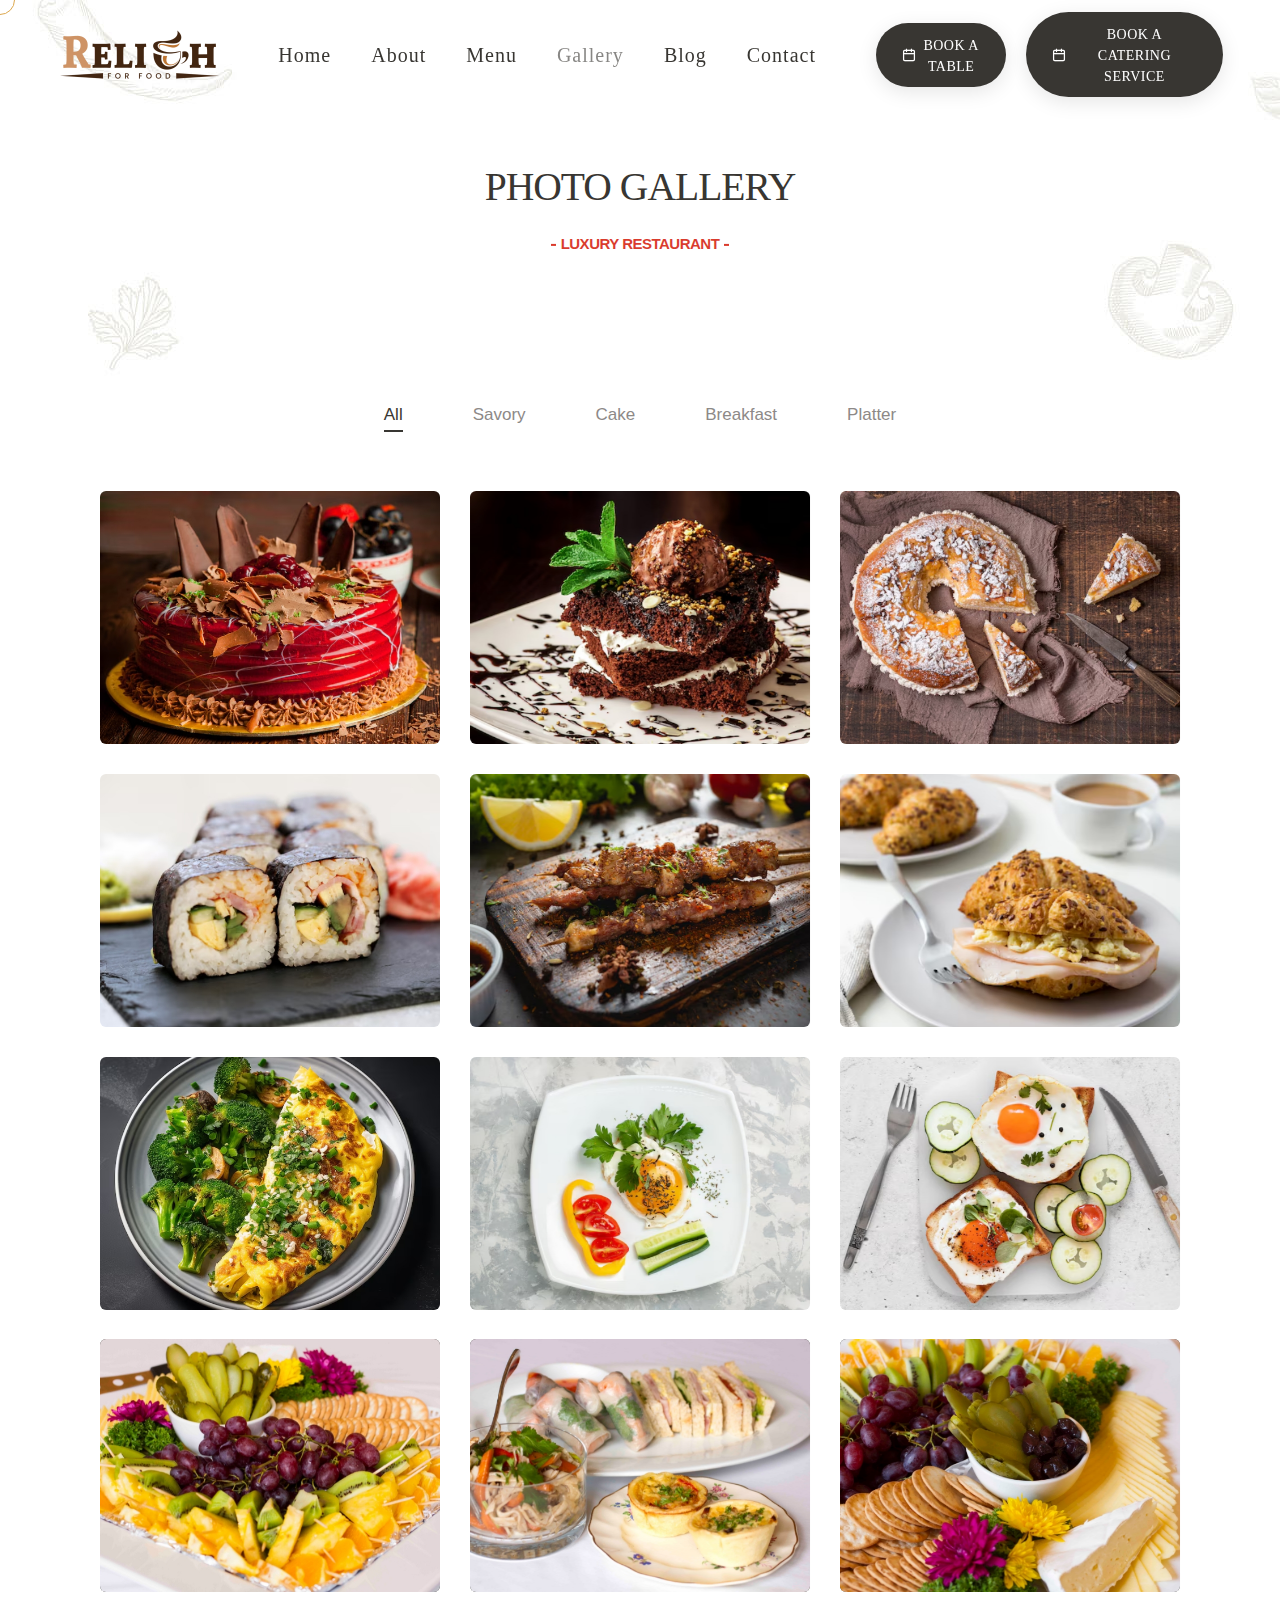
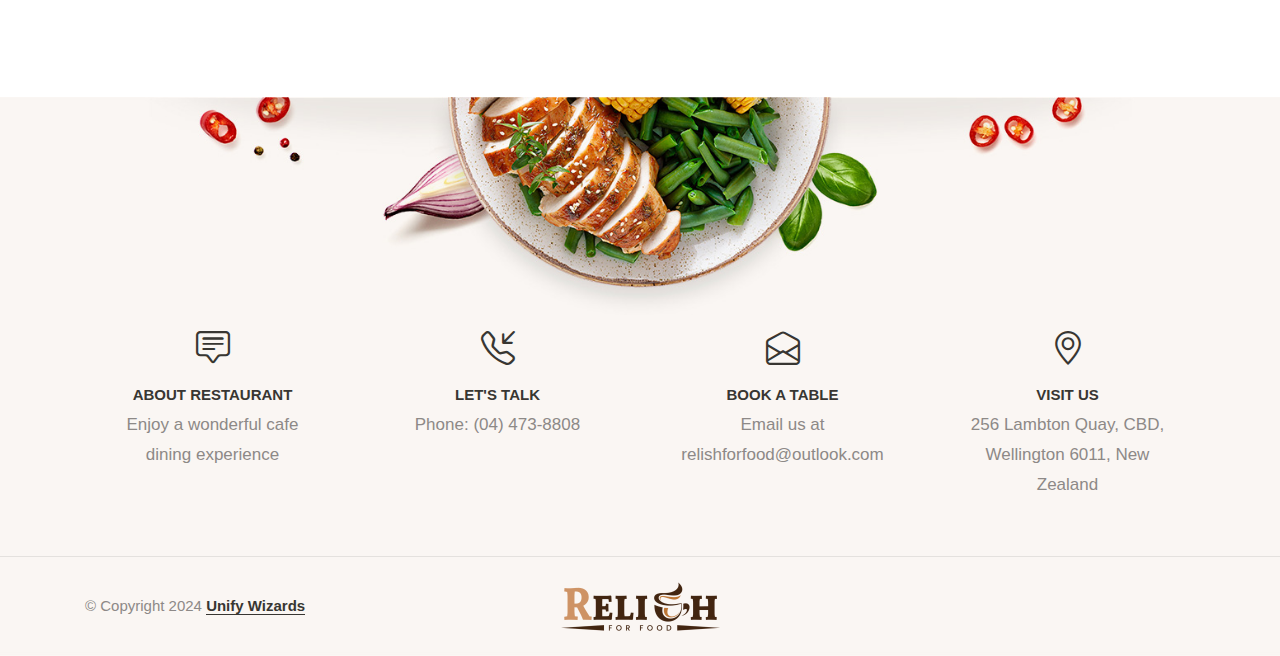
<file: gallery.html>
﻿<!doctype html>
<html class="no-js" lang="en">

<head>
    <title>Relish For Food</title>
    <meta charset="utf-8">
    <meta http-equiv="X-UA-Compatible" content="IE=edge">
    <meta name="author" content="ThemeZaa">
    <meta name="viewport" content="width=device-width,initial-scale=1.0">

    <link rel="shortcut icon" href="images/relish-favicon.ico">
    <link rel="apple-touch-icon" href="images/apple-touch-icon-57x57.png">
    <link rel="apple-touch-icon" sizes="72x72" href="images/apple-touch-icon-72x72.png">
    <link rel="apple-touch-icon" sizes="114x114" href="images/apple-touch-icon-114x114.png">

    <link rel="preconnect" href="https://fonts.googleapis.com" crossorigin="">
    <link rel="preconnect" href="https://fonts.gstatic.com" crossorigin="">

    <link rel="stylesheet" href="css/vendors.min.css">
    <link rel="stylesheet" href="css/icon.min.css">
    <link rel="stylesheet" href="css/style.min.css">
    <link rel="stylesheet" href="css/responsive.min.css">
    <link rel="stylesheet" href="demos/restaurant/restaurant.css">
</head>

<body data-mobile-nav-trigger-alignment="right" data-mobile-nav-style="modern" data-mobile-nav-bg-color="#383632"
    class="custom-cursor">

    <div class="cursor-page-inner">
        <div class="circle-cursor circle-cursor-inner"></div>
        <div class="circle-cursor circle-cursor-outer"></div>
    </div>


    <header>

        <nav class="navbar navbar-expand-lg header-transparent header-light bg-transparent header-reverse"
            data-header-hover="light">
            <div class="container-fluid">
                <div class="col-auto col-lg-2 me-lg-0 me-auto">
                    <a class="navbar-brand" href="index.html">
                        <img src="images/demo-restaurant-logo-black.png"
                            data-at2x="images/demo-restaurant-logo-black@2x.png" alt="" class="default-logo">
                        <img src="images/demo-restaurant-logo-black.png"
                            data-at2x="images/demo-restaurant-logo-black@2x.png" alt="" class="alt-logo">
                        <img src="images/demo-restaurant-logo-black.png"
                            data-at2x="images/demo-restaurant-logo-black@2x.png" alt="" class="mobile-logo">
                    </a>
                </div>
                <div class="col-auto menu-order position-static">
                    <button class="navbar-toggler float-start" type="button" data-bs-toggle="collapse"
                        data-bs-target="#navbarNav" aria-controls="navbarNav" aria-label="Toggle navigation">
                        <span class="navbar-toggler-line"></span>
                        <span class="navbar-toggler-line"></span>
                        <span class="navbar-toggler-line"></span>
                        <span class="navbar-toggler-line"></span>
                    </button>
                    <div class="collapse navbar-collapse" id="navbarNav">
                        <ul class="navbar-nav alt-font ls-1px">
                            <li class="nav-item"><a href="index.html" class="nav-link">Home</a></li>
                            <li class="nav-item"><a href="about.html" class="nav-link">About</a></li>
                          <li class="nav-item dropdown dropdown-with-icon">
                                <a href="menu.html" class="nav-link">Menu</a>
                                <i class="fa-solid fa-angle-down dropdown-toggle" id="navbarDropdownMenuLink"
                                    role="button" data-bs-toggle="dropdown" aria-expanded="false"></i>
                                <ul class="dropdown-menu" aria-labelledby="navbarDropdownMenuLink">
                                    <li>
                                        <a href="menu.html">
                                            <i class="bi bi-cup-straw"></i> <!-- Bootstrap Icons drink or food icon -->
                                            <div class="submenu-icon-content">
                                                <span>Explore Our Menu</span>
                                                <p>Discover a variety of delicious options for your next event</p>
                                            </div>
                                        </a>
                                    </li>
                                    <li>

                                        <a href="catering.html">
                                            <i class="fa fa-concierge-bell"></i>
                                            <!-- Font Awesome concierge bell icon -->
                                            <div class="submenu-icon-content">
                                                <span>Book a Catering Service</span>
                                                <p>Elevate your event with our exceptional catering options</p>
                                            </div>
                                        </a>
                                    </li>
                                    <li>
                                        <a href="table.html">
                                            <i class="fa fa-table"></i>
                                            <!-- Font Awesome table icon -->
                                            <div class="submenu-icon-content">
                                                <span>Book a Table</span>
                                                <p>
                                                    Reserve your table to enjoy a memorable dining experience with us
                                                </p>
                                            </div>
                                        </a>
                                    </li>



                                </ul>
                            </li>

                            <li class="nav-item"><a href="gallery.html" class="nav-link">Gallery</a>
                            </li>

                            <li class="nav-item"><a href="blog.html" class="nav-link">Blog</a></li>
                            <li class="nav-item"><a href="contact.html" class="nav-link">Contact</a>
                            </li>
                        </ul>
                    </div>
                </div>
                <div class="col-auto col-lg-4 text-end d-none d-sm-flex">
                    <div class="header-icon">
                        <div class="header-button">
                            <a href="table.html"
                                class="btn btn-dark-gray btn-small btn-box-shadow left-icon btn-switch-text btn-rounded border-1">
                                <span>
                                    <span><i class="feather icon-feather-calendar"></i></span>
                                    <span class="btn-double-text" data-text="Book a table">Book a table</span>
                                </span>
                            </a>
                        </div>
                    </div>

                    <div class="header-icon">
                        <div class="header-button">
                            <a href="catering.html"
                                class="btn btn-dark-gray btn-small btn-box-shadow left-icon btn-switch-text btn-rounded border-1">
                                <span>
                                    <span><i class="feather icon-feather-calendar"></i></span>
                                    <span class="btn-double-text" data-text="Book a Catering Service">Book a Catering
                                        Service</span>
                                </span>
                            </a>
                        </div>
                    </div>
                </div>
            </div>
        </nav>

    </header>


    <section
        class="ipad-top-space-margin page-title-big-typography cover-background p-0 md-background-position-left-center"
        style="background-image: url(images/demo-restaurant-about-title-bg.jpg)">
        <div class="container">
            <div class="row align-items-center justify-content-center small-screen">
                <div class="col-lg-6 col-md-8 position-relative text-center page-title-extra-large"
                    data-anime="{ &quot;el&quot;: &quot;childs&quot;, &quot;translateY&quot;: [30, 0], &quot;opacity&quot;: [0,1], &quot;duration&quot;: 600, &quot;delay&quot;: 0, &quot;staggervalue&quot;: 200, &quot;easing&quot;: &quot;easeOutQuad&quot; }">
                    <h1 class="alt-font text-dark-gray text-uppercase ls-minus-1px mb-0">Photo gallery</h1>
                    <h2 class="m-auto text-red fw-600 text-uppercase mb-0"><span
                            class="h-2px w-5px bg-red d-inline-block align-middle me-5px"></span>Luxury restaurant<span
                            class="h-2px w-5px bg-red d-inline-block align-middle ms-5px"></span></h2>
                </div>
            </div>
        </div>
    </section>


    <section class="pt-0">
        <div class="container">
            <div class="row">
                <div class="col-12 text-center">
                    <ul class="portfolio-filter nav nav-tabs justify-content-center border-0 fw-500 pb-4">
                        <li class="nav active"><a data-filter="*" href="#">All</a></li>
                        <li class="nav"><a data-filter=".Savory" href="#">Savory</a></li>
                        <li class="nav"><a data-filter=".Cake" href="#">Cake</a></li>
                        <li class="nav"><a data-filter=".Breakfast" href="#">Breakfast</a></li>
                        <li class="nav"><a data-filter=".Platter" href="#">Platter</a></li>
                    </ul>
                </div>
            </div>
        </div>
        <div class="container">
            <div class="row">
                <div class="col-12 filter-content">
                    <ul
                        class="portfolio-simple portfolio-wrapper grid-loading grid grid-3col xxl-grid-3col xl-grid-3col lg-grid-3col md-grid-2col sm-grid-2col xs-grid-1col gutter-extra-large text-center">
                        <li class="grid-sizer"></li>
                        <li class="grid-item Cake transition-inner-all">
                            <div class="portfolio-box">
                                <div class="portfolio-image bg-dark-gray border-radius-6px">
                                    <img src="images/demo-restaurant-cake.jpg" alt="">
                                    <div class="portfolio-hover d-flex justify-content-center flex-column p-35px">
                                        <div
                                            class="portfolio-icon d-flex flex-row justify-content-center align-items-center">
                                            <a href="images/demo-restaurant-cake.jpg" data-group="portfolio-items"
                                                class="d-flex flex-column justify-content-center text-dark-gray text-dark-gray-hover rounded-circle bg-white w-60px h-60px rounded-circle box-shadow-large move-bottom-top">
                                                <i class="feather icon-feather-search fw-600" aria-hidden="true"></i>
                                            </a>
                                        </div>
                                    </div>
                                </div>  
                            </div>
                        </li>
                        <li class="grid-item Cake transition-inner-all">
                            <div class="portfolio-box">
                                <div class="portfolio-image bg-dark-gray border-radius-6px">
                                    <img src="images/demo-restaurant-pastry.jpg" alt="">
                                    <div class="portfolio-hover d-flex justify-content-center flex-column p-35px">
                                        <div
                                            class="portfolio-icon d-flex flex-row justify-content-center align-items-center">
                                            <a href="images/demo-restaurant-pastry.jpg" data-group="portfolio-items"
                                                class="d-flex flex-column justify-content-center text-dark-gray text-dark-gray-hover rounded-circle bg-white w-60px h-60px rounded-circle box-shadow-large move-bottom-top">
                                                <i class="feather icon-feather-search fw-600" aria-hidden="true"></i>
                                            </a>
                                        </div>
                                    </div>
                                </div>
                            </div>
                        </li>
                        <li class="grid-item Cake transition-inner-all">
                            <div class="portfolio-box">
                                <div class="portfolio-image bg-dark-gray border-radius-6px">
                                    <img src="images/demo-restaurant-tart.jpg" alt="">
                                    <div class="portfolio-hover d-flex justify-content-center flex-column p-35px">
                                        <div
                                            class="portfolio-icon d-flex flex-row justify-content-center align-items-center">
                                            <a href="images/demo-restaurant-tart.jpg" data-group="portfolio-items"
                                                class="d-flex flex-column justify-content-center text-dark-gray text-dark-gray-hover rounded-circle bg-white w-60px h-60px rounded-circle box-shadow-large move-bottom-top">
                                                <i class="feather icon-feather-search fw-600" aria-hidden="true"></i>
                                            </a>
                                        </div>
                                    </div>
                                </div>
                            </div>
                        </li>
                        <li class="grid-item Savory transition-inner-all">
                            <div class="portfolio-box">
                                <div class="portfolio-image bg-dark-gray border-radius-6px">
                                    <img src="images/demo-restaurant-sushi.jpg" alt="">
                                    <div class="portfolio-hover d-flex justify-content-center flex-column p-35px">
                                        <div
                                            class="portfolio-icon d-flex flex-row justify-content-center align-items-center">
                                            <a href="images/demo-restaurant-sushi.jpg" data-group="portfolio-items"
                                                class="d-flex flex-column justify-content-center text-dark-gray text-dark-gray-hover rounded-circle bg-white w-60px h-60px rounded-circle box-shadow-large move-bottom-top"
                                                >
                                                <i class="feather icon-feather-search fw-600" aria-hidden="true"></i>
                                            </a>
                                        </div>
                                    </div>
                                </div>
                            </div>
                        </li>
                        <li class="grid-item Savory transition-inner-all">
                            <div class="portfolio-box">
                                <div class="portfolio-image bg-dark-gray border-radius-6px">
                                    <img src="images/demo-restaurant-kebab.jpg" alt="">
                                    <div class="portfolio-hover d-flex justify-content-center flex-column p-35px">
                                        <div
                                            class="portfolio-icon d-flex flex-row justify-content-center align-items-center">
                                            <a href="images/demo-restaurant-kebab.jpg" data-group="portfolio-items"
                                                class="d-flex flex-column justify-content-center text-dark-gray text-dark-gray-hover rounded-circle bg-white w-60px h-60px rounded-circle box-shadow-large move-bottom-top"
                                                >
                                                <i class=" feather icon-feather-search fw-600" aria-hidden="true"></i>
                                            </a>
                                        </div>
                                    </div>
                                </div>
                            </div>
                        </li>
                        <li class="grid-item Savory transition-inner-all">
                            <div class="portfolio-box">
                                <div class="portfolio-image bg-dark-gray border-radius-6px">
                                    <img src="images/demo-restaurant-scone.jpg" alt="">
                                    <div class="portfolio-hover d-flex justify-content-center flex-column p-35px">
                                        <div
                                            class="portfolio-icon d-flex flex-row justify-content-center align-items-center">
                                            <a href="images/demo-restaurant-scone.jpg" data-group="portfolio-items"
                                                class="d-flex flex-column justify-content-center text-dark-gray text-dark-gray-hover rounded-circle bg-white w-60px h-60px rounded-circle box-shadow-large move-bottom-top"
                                                >
                                                <i class=" feather icon-feather-search fw-600" aria-hidden="true"></i>
                                            </a>
                                        </div>
                                    </div>
                                </div>
                            </div>
                        </li>
                        <li class="grid-item Breakfast transition-inner-all">
                            <div class="portfolio-box">
                                <div class="portfolio-image bg-dark-gray border-radius-6px">
                                    <img src="images/demo-restaurant-egg-omlette.jpg" alt="">
                                    <div class="portfolio-hover d-flex justify-content-center flex-column p-35px">
                                        <div
                                            class="portfolio-icon d-flex flex-row justify-content-center align-items-center">
                                            <a href="images/demo-restaurant-egg-omlette.jpg"
                                                data-group="portfolio-items"
                                                class="d-flex flex-column justify-content-center text-dark-gray text-dark-gray-hover rounded-circle bg-white w-60px h-60px rounded-circle box-shadow-large move-bottom-top"
                                                ti>
                                                <i class="feather icon-feather-search fw-600" aria-hidden="true"></i>
                                            </a>
                                        </div>
                                    </div>
                                </div>
                            </div>
                        </li>
                        <li class="grid-item Breakfast transition-inner-all">
                            <div class="portfolio-box">
                                <div class="portfolio-image bg-dark-gray border-radius-6px">
                                    <img src="images/demo-restaurant-eggg.jpg" alt="">
                                    <div class="portfolio-hover d-flex justify-content-center flex-column p-35px">
                                        <div
                                            class="portfolio-icon d-flex flex-row justify-content-center align-items-center">
                                            <a href="images/demo-restaurant-eggg.jpg" data-group="portfolio-items"
                                                class="d-flex flex-column justify-content-center text-dark-gray text-dark-gray-hover rounded-circle bg-white w-60px h-60px rounded-circle box-shadow-large move-bottom-top"
                                                ti>
                                                <i class="feather icon-feather-search fw-600" aria-hidden="true"></i>
                                            </a>
                                        </div>
                                    </div>
                                </div>
                            </div>
                        </li>
                        <li class="grid-item Breakfast transition-inner-all">
                            <div class="portfolio-box">
                                <div class="portfolio-image bg-dark-gray border-radius-6px">
                                    <img src="images/demo-restaurant-egg.jpg" alt="">
                                    <div class="portfolio-hover d-flex justify-content-center flex-column p-35px">
                                        <div
                                            class="portfolio-icon d-flex flex-row justify-content-center align-items-center">
                                            <a href="images/demo-restaurant-egg.jpg" data-group="portfolio-items"
                                                class="d-flex flex-column justify-content-center text-dark-gray text-dark-gray-hover rounded-circle bg-white w-60px h-60px rounded-circle box-shadow-large move-bottom-top"
                                                ti>
                                                <i class="feather icon-feather-search fw-600" aria-hidden="true"></i>
                                            </a>
                                        </div>
                                    </div>
                                </div>
                            </div>
                        </li>
                        <li class="grid-item Platter transition-inner-all">
                            <div class="portfolio-box">
                                <div class="portfolio-image bg-dark-gray border-radius-6px">
                                    <img src="images/fruits-1.jpg" alt="">
                                    <div class="portfolio-hover d-flex justify-content-center flex-column p-35px">
                                        <div
                                            class="portfolio-icon d-flex flex-row justify-content-center align-items-center">
                                            <a href="images/fruits-1.jpg" data-group="portfolio-items"
                                                class="d-flex flex-column justify-content-center text-dark-gray text-dark-gray-hover rounded-circle bg-white w-60px h-60px rounded-circle box-shadow-large move-bottom-top">
                                                <i class="feather icon-feather-search fw-600" aria-hidden="true"></i>
                                            </a>
                                        </div>
                                    </div>
                                </div>
                            </div>
                        </li>
                        <li class="grid-item Platter transition-inner-all">
                            <div class="portfolio-box">
                                <div class="portfolio-image bg-dark-gray border-radius-6px">
                                    <img src="images/fruits-3.jpg" alt="">
                                    <div class="portfolio-hover d-flex justify-content-center flex-column p-35px">
                                        <div
                                            class="portfolio-icon d-flex flex-row justify-content-center align-items-center">
                                            <a href="images/fruits-3.jpg" data-group="portfolio-items"
                                                class="d-flex flex-column justify-content-center text-dark-gray text-dark-gray-hover rounded-circle bg-white w-60px h-60px rounded-circle box-shadow-large move-bottom-top">
                                                <i class="feather icon-feather-search fw-600" aria-hidden="true"></i>
                                            </a>
                                        </div>
                                    </div>
                                </div>
                            </div>
                        </li>
                        <li class="grid-item Platter transition-inner-all">
                            <div class="portfolio-box">
                                <div class="portfolio-image bg-dark-gray border-radius-6px">
                                    <img src="images/fruits-2.jpg" alt="">
                                    <div class="portfolio-hover d-flex justify-content-center flex-column p-35px">
                                        <div
                                            class="portfolio-icon d-flex flex-row justify-content-center align-items-center">
                                            <a href="images/fruits-2.jpg" data-group="portfolio-items"
                                                class="d-flex flex-column justify-content-center text-dark-gray text-dark-gray-hover rounded-circle bg-white w-60px h-60px rounded-circle box-shadow-large move-bottom-top">
                                                <i class="feather icon-feather-search fw-600" aria-hidden="true"></i>
                                            </a>
                                        </div>
                                    </div>
                                </div>
                            </div>
                        </li>
                    </ul>
                </div>
            </div>
        </div>
    </section>


    <footer class="pb-0 bg-very-lightt-gray cover-background background-position-center-top sm-background-image-none"
        style="background-image: url('images/demo-restaurant-home-footer-bg.jpg')">
        <div class="container">
            <div
                class="row row-cols-1 row-cols-lg-4 row-cols-sm-2 justify-content-center mt-13 md-mt-15 sm-mt-0 mb-5 sm-mb-50px">
                <div class="col icon-with-text-style-03 md-mb-30px">
                    <div class="feature-box ps-8 pe-8 lg-ps-0 lg-pe-0 overflow-hidden">
                        <div class="feature-box-icon">
                            <i class="bi bi-chat-square-text d-inline-block icon-medium text-dark-gray mb-15px"></i>
                        </div>
                        <div class="feature-box-content last-paragraph-no-margin">
                            <span class="fw-700 text-dark-gray fs-15 text-uppercase">About restaurant</span>
                            <p class="w-90 md-w-70 sm-w-80 xs-w-70 mx-auto">Enjoy a wonderful cafe dining experience</p>
                        </div>
                    </div>
                </div>
                <div class="col icon-with-text-style-03 md-mb-30px">
                    <div class="feature-box ps-8 pe-8 lg-ps-0 lg-pe-0 overflow-hidden">
                        <div class="feature-box-icon">
                            <i class="bi bi-telephone-inbound d-inline-block icon-medium text-dark-gray mb-15px"></i>
                        </div>
                        <div class="feature-box-content last-paragraph-no-margin">
                            <span class="fw-700 text-dark-gray fs-15 text-uppercase">Let's talk</span>
                            <div class="w-100 d-block">
                                <span class="d-block">Phone: <a href="tel:+6444738808">(04) 473-8808</a></span>
                                <!-- <span class="d-block">Fax: 1-800-222-002</span> -->
                            </div>
                        </div>
                    </div>
                </div>
                <div class="col icon-with-text-style-03 xs-mb-30px">
                    <div class="feature-box ps-8 pe-8 lg-ps-0 lg-pe-0 overflow-hidden">
                        <div class="feature-box-icon">
                            <i class="bi bi-envelope-open d-inline-block icon-medium text-dark-gray mb-15px"></i>
                        </div>
                        <div class="feature-box-content last-paragraph-no-margin">
                            <span class="fw-700 text-dark-gray fs-15 text-uppercase">Book a table</span>
                            <div class="w-100 d-block">
                                <span class="d-block">Email us at <a
                                        href="mailto:relishforfood@outlook.com">relishforfood@outlook.com</a></span>
                            </div>
                        </div>
                    </div>
                </div>
                <div class="col icon-with-text-style-03">
                    <div class="feature-box ps-8 pe-8 lg-ps-0 lg-pe-0 overflow-hidden">
                        <div class="feature-box-icon">
                            <i class="bi bi-geo-alt d-inline-block icon-medium text-dark-gray mb-15px"></i>
                        </div>
                        <div class="feature-box-content last-paragraph-no-margin">
                            <span class="fw-700 text-dark-gray fs-15 text-uppercase">Visit us</span>
                            <p class="md-w-70 sm-w-90 xs-w-70 mx-auto">256 Lambton Quay, CBD, Wellington 6011, New
                                Zealand
                            </p>
                        </div>
                    </div>
                </div>
            </div>
        </div>
        <div class="border-top border-color-transparent-dark-very-light pt-25px pb-25px">
            <div class="container">
                <div class="row align-items-center">
                    <div
                        class="col-md-4 col-sm-6 fs-15 last-paragraph-no-margin text-center text-sm-start order-3 order-sm-2 order-md-1">
                        <p>&COPY; Copyright 2024 <a href="https://unifywizards.com/" target="_blank"
                                class="text-decoration-line-bottom text-dark-gray fw-600">Unify Wizards</a></p>
                    </div>
                    <div class="col-md-4 text-center order-1 order-md-2 sm-mb-20px">
                        <a href="index.html" class="footer-logo d-inline-block">
                            <img src="images/demo-restaurant-logo-black.png" data-at2x="images/demo-restaurant-logo-black@2x.png" alt=""
                                class="default-logo">
                        </a>
                    </div>
                    <div
                        class="col-md-4 col-sm-6 elements-social social-icon-style-08 xs-mb-15px text-center text-sm-end order-2 order-sm-3 order-md-3">
                        <!-- <ul class="small-icon dark d-inline-block">
                            <li><a class="facebook" href="https://www.facebook.com/" target="_blank"><i
                                        class="fa-brands fa-facebook-f"></i></a></li>
                            <li><a class="instagram" href="https://www.instagram.com" target="_blank"><i
                                        class="fa-brands fa-instagram"></i></a></li>
                            <li><a class="twitter" href="https://www.twitter.com" target="_blank"><i
                                        class="fa-brands fa-twitter"></i></a></li>
                        </ul> -->
                    </div>
                </div>
            </div>
        </div>
    </footer>


    <div class="scroll-progress d-none d-xxl-block">
        <a href="#" class="scroll-top" aria-label="scroll">
            <span class="scroll-text">Scroll</span><span class="scroll-line"><span class="scroll-point"></span></span>
        </a>
    </div>



    <script type="text/javascript" src="js/jquery.js"></script>
    <script type="text/javascript" src="js/vendors.min.js"></script>
    <script type="text/javascript" src="js/main.js"></script>
</body>

</html>
</file>
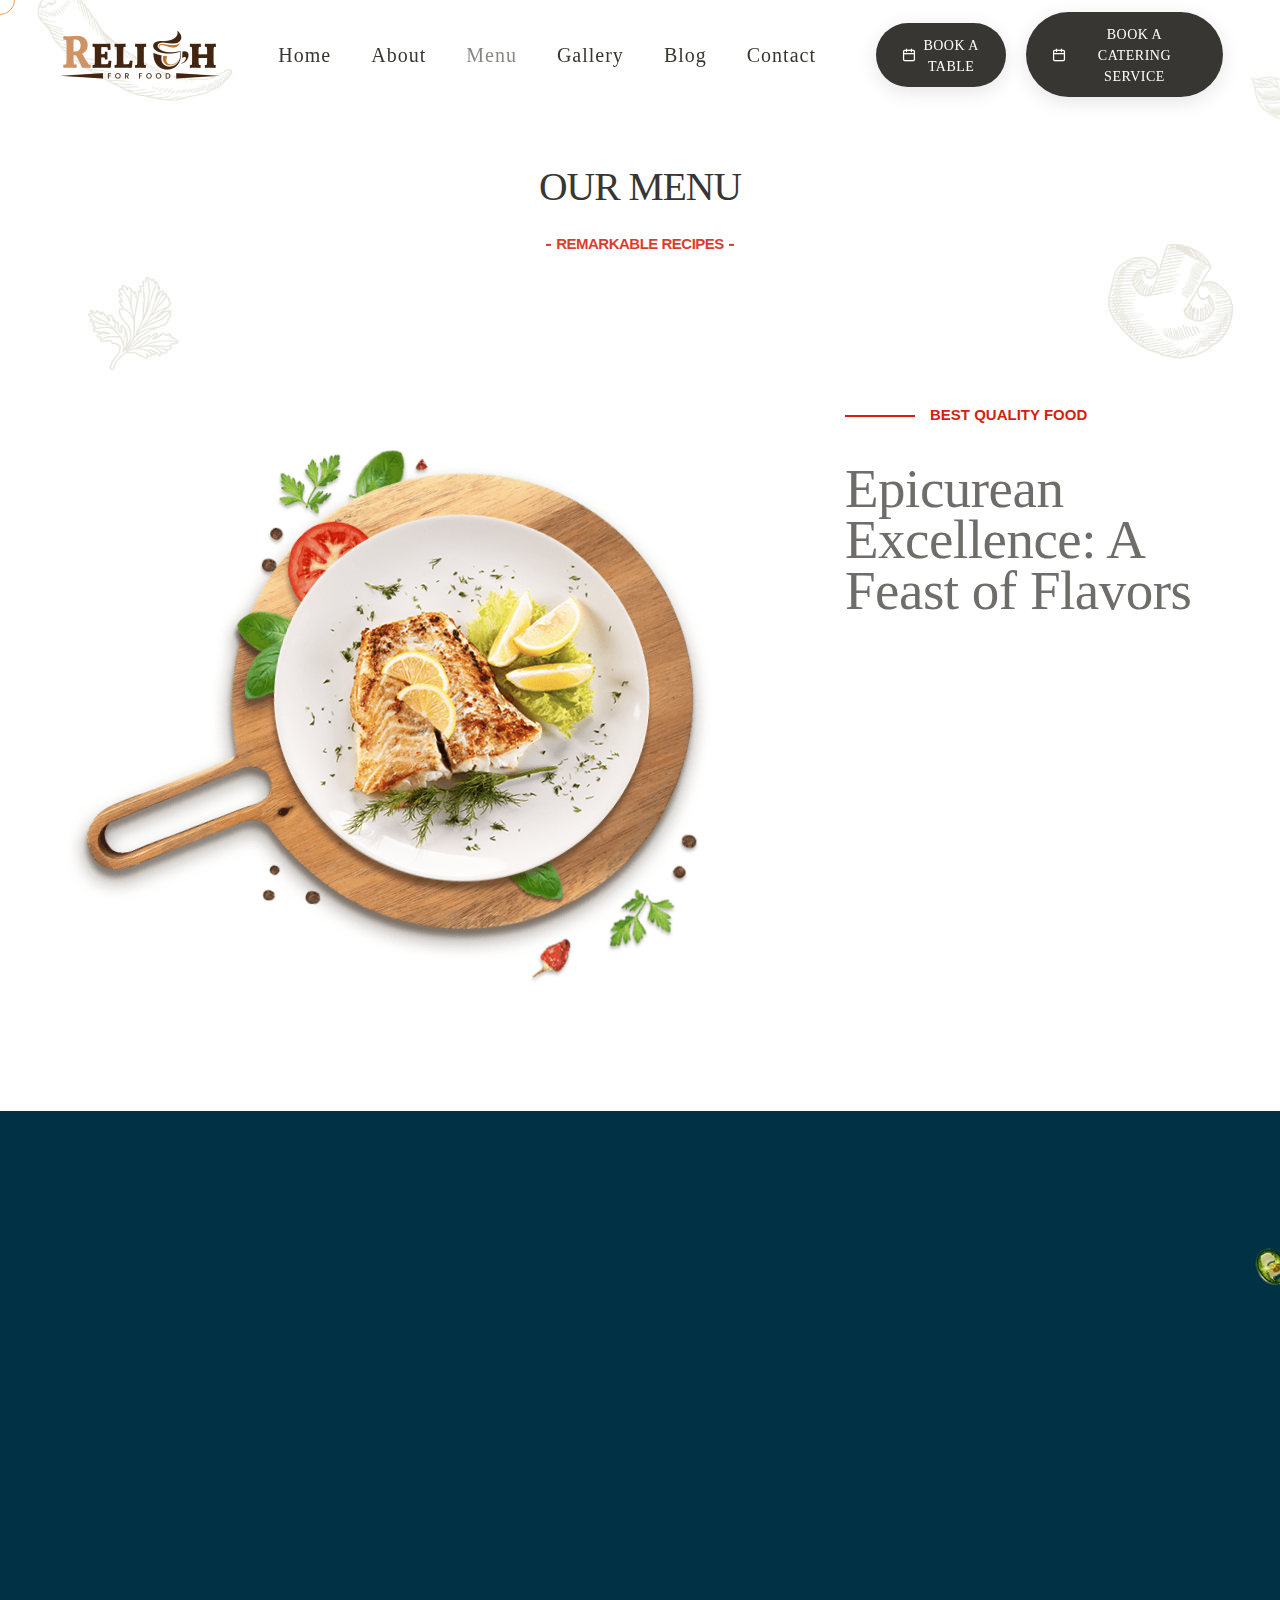
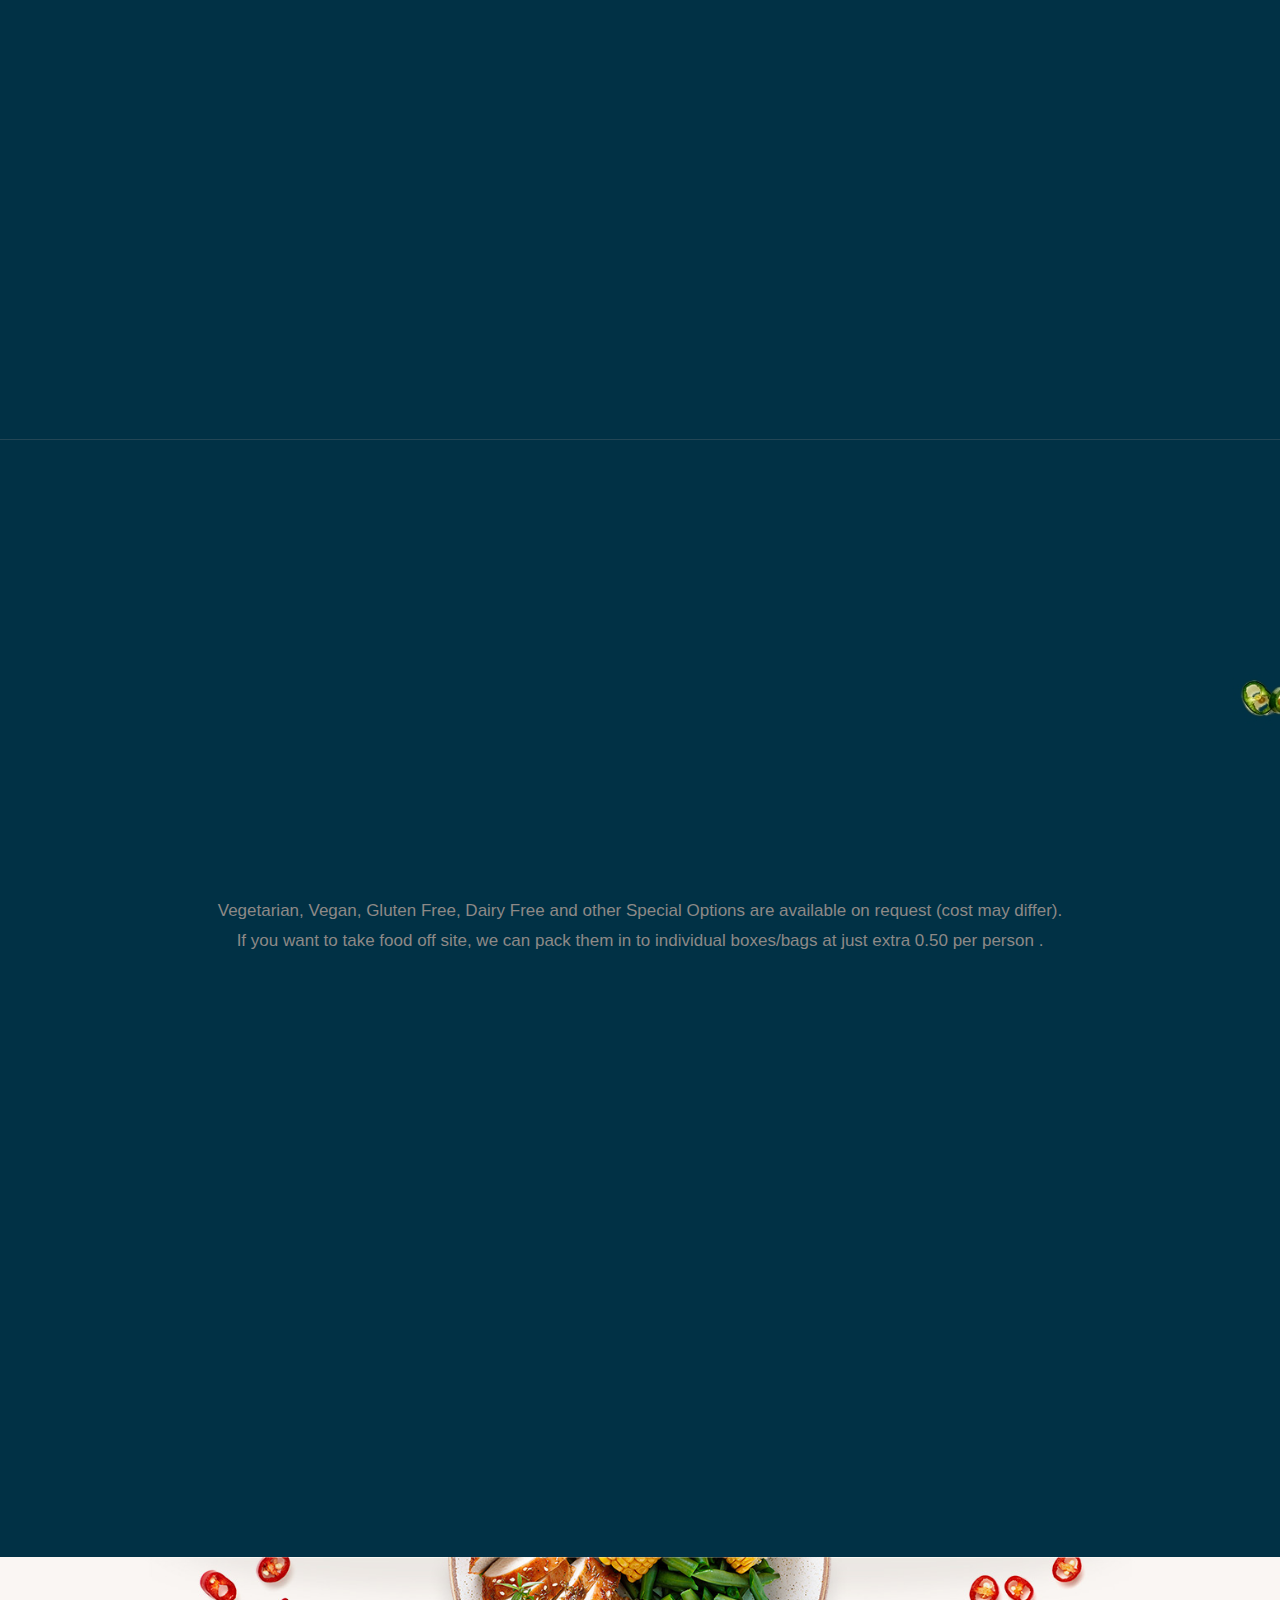
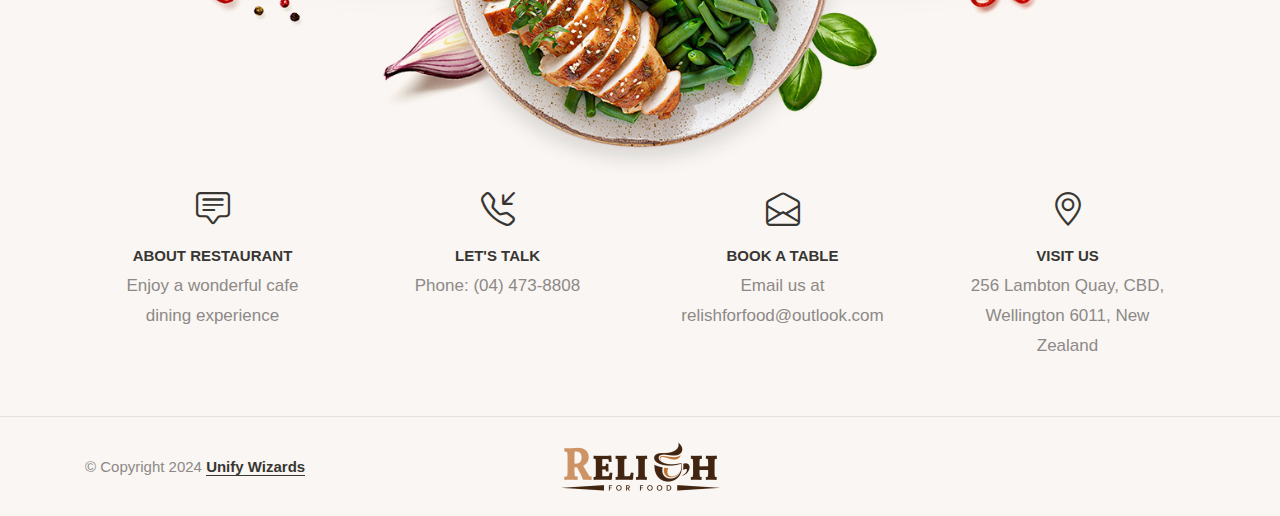
<file: menu.html>
﻿<!doctype html>
<html class="no-js" lang="en">

<head>
    <title>Relish For Food</title>
    <meta charset="utf-8">
    <meta http-equiv="X-UA-Compatible" content="IE=edge">
    <meta name="author" content="ThemeZaa">
    <meta name="viewport" content="width=device-width,initial-scale=1.0">
    <link rel="shortcut icon" href="images/relish-favicon.ico">
    <link rel="apple-touch-icon" href="images/apple-touch-icon-57x57.png">
    <link rel="apple-touch-icon" sizes="72x72" href="images/apple-touch-icon-72x72.png">
    <link rel="apple-touch-icon" sizes="114x114" href="images/apple-touch-icon-114x114.png">

    <link rel="preconnect" href="https://fonts.googleapis.com" crossorigin="">
    <link rel="preconnect" href="https://fonts.gstatic.com" crossorigin="">

    <link rel="stylesheet" href="css/vendors.min.css">
    <link rel="stylesheet" href="css/icon.min.css">
    <link rel="stylesheet" href="css/style.min.css">
    <link rel="stylesheet" href="css/responsive.min.css">
    <link rel="stylesheet" href="demos/restaurant/restaurant.css">
</head>

<body data-mobile-nav-trigger-alignment="right" data-mobile-nav-style="modern" data-mobile-nav-bg-color="#383632"
    class="custom-cursor">

    <div class="cursor-page-inner">
        <div class="circle-cursor circle-cursor-inner"></div>
        <div class="circle-cursor circle-cursor-outer"></div>
    </div>


    <header>

        <nav class="navbar navbar-expand-lg header-transparent header-light bg-transparent header-reverse"
            data-header-hover="light">
            <div class="container-fluid">
                <div class="col-auto col-lg-2 me-lg-0 me-auto">
                    <a class="navbar-brand" href="index.html">
                        <img src="images/demo-restaurant-logo-black.png"
                            data-at2x="images/demo-restaurant-logo-black@2x.png" alt="" class="default-logo">
                        <img src="images/demo-restaurant-logo-black.png"
                            data-at2x="images/demo-restaurant-logo-black@2x.png" alt="" class="alt-logo">
                        <img src="images/demo-restaurant-logo-black.png"
                            data-at2x="images/demo-restaurant-logo-black@2x.png" alt="" class="mobile-logo">
                    </a>
                </div>
                <div class="col-auto menu-order position-static">
                    <button class="navbar-toggler float-start" type="button" data-bs-toggle="collapse"
                        data-bs-target="#navbarNav" aria-controls="navbarNav" aria-label="Toggle navigation">
                        <span class="navbar-toggler-line"></span>
                        <span class="navbar-toggler-line"></span>
                        <span class="navbar-toggler-line"></span>
                        <span class="navbar-toggler-line"></span>
                    </button>
                    <div class="collapse navbar-collapse" id="navbarNav">
                        <ul class="navbar-nav alt-font ls-1px">
                            <li class="nav-item"><a href="index.html" class="nav-link">Home</a></li>
                            <li class="nav-item"><a href="about.html" class="nav-link">About</a></li>
                          <li class="nav-item dropdown dropdown-with-icon">
                                <a href="menu.html" class="nav-link">Menu</a>
                                <i class="fa-solid fa-angle-down dropdown-toggle" id="navbarDropdownMenuLink"
                                    role="button" data-bs-toggle="dropdown" aria-expanded="false"></i>
                                <ul class="dropdown-menu" aria-labelledby="navbarDropdownMenuLink">
                                    <li>
                                        <a href="menu.html">
                                            <i class="bi bi-cup-straw"></i> <!-- Bootstrap Icons drink or food icon -->
                                            <div class="submenu-icon-content">
                                                <span>Explore Our Menu</span>
                                                <p>Discover a variety of delicious options for your next event</p>
                                            </div>
                                        </a>
                                    </li>
                                    <li>

                                        <a href="catering.html">
                                            <i class="fa fa-concierge-bell"></i>
                                            <!-- Font Awesome concierge bell icon -->
                                            <div class="submenu-icon-content">
                                                <span>Book a Catering Service</span>
                                                <p>Elevate your event with our exceptional catering options</p>
                                            </div>
                                        </a>
                                    </li>
                                    <li>
                                        <a href="table.html">
                                            <i class="fa fa-table"></i>
                                            <!-- Font Awesome table icon -->
                                            <div class="submenu-icon-content">
                                                <span>Book a Table</span>
                                                <p>
                                                    Reserve your table to enjoy a memorable dining experience with us
                                                </p>
                                            </div>
                                        </a>
                                    </li>




                                </ul>
                            </li>

                            <li class="nav-item"><a href="gallery.html" class="nav-link">Gallery</a>
                            </li>

                            <li class="nav-item"><a href="blog.html" class="nav-link">Blog</a></li>
                            <li class="nav-item"><a href="contact.html" class="nav-link">Contact</a>
                            </li>
                        </ul>
                    </div>
                </div>
                <div class="col-auto col-lg-4 text-end d-none d-sm-flex">
                    <div class="header-icon">
                        <div class="header-button">
                            <a href="table.html"
                                class="btn btn-dark-gray btn-small btn-box-shadow left-icon btn-switch-text btn-rounded border-1">
                                <span>
                                    <span><i class="feather icon-feather-calendar"></i></span>
                                    <span class="btn-double-text" data-text="Book a table">Book a table</span>
                                </span>
                            </a>
                        </div>
                    </div>

                    <div class="header-icon">
                        <div class="header-button">
                            <a href="catering.html"
                                class="btn btn-dark-gray btn-small btn-box-shadow left-icon btn-switch-text btn-rounded border-1">
                                <span>
                                    <span><i class="feather icon-feather-calendar"></i></span>
                                    <span class="btn-double-text" data-text="Book a Catering Service">Book a Catering
                                        Service</span>
                                </span>
                            </a>
                        </div>
                    </div>
                </div>
            </div>
        </nav>

    </header>


    <section
        class="ipad-top-space-margin page-title-big-typography cover-background p-0 md-background-position-left-center"
        style="background-image: url(images/demo-restaurant-about-title-bg.jpg)">
        <div class="container">
            <div class="row align-items-center justify-content-center small-screen">
                <div class="col-lg-6 col-md-8 position-relative text-center page-title-extra-large"
                    data-anime="{ &quot;el&quot;: &quot;childs&quot;, &quot;translateY&quot;: [30, 0], &quot;opacity&quot;: [0,1], &quot;duration&quot;: 600, &quot;delay&quot;: 0, &quot;staggervalue&quot;: 200, &quot;easing&quot;: &quot;easeOutQuad&quot; }">
                    <h1 class="alt-font fw-400 text-dark-gray text-uppercase ls-minus-1px mb-0">Our menu</h1>
                    <h2 class="m-auto text-red fw-600 text-uppercase mb-0"><span
                            class="h-2px w-5px bg-red d-inline-block align-middle me-5px"></span>Remarkable recipes<span
                            class="h-2px w-5px bg-red d-inline-block align-middle ms-5px"></span></h2>
                </div>
            </div>
        </div>
    </section>


    <section class="pt-0">
        <div class="container">
            <div class="row align-items-center">
                <div class="col-lg-7 md-mb-50px sm-mb-30px">
                    <img src="images/demo-restaurant-menu-01.png" alt="" data-bottom-top="transform: rotate(0deg)"
                        data-top-bottom="transform:rotate(20deg)">
                </div>
                <div class="col-xl-4 offset-xl-1 col-lg-5"
                    data-anime="{ &quot;el&quot;: &quot;childs&quot;, &quot;translateY&quot;: [30, 0], &quot;opacity&quot;: [0,1], &quot;duration&quot;: 600, &quot;delay&quot;: 0, &quot;staggervalue&quot;: 300, &quot;easing&quot;: &quot;easeOutQuad&quot; }">
                    <span class="fs-15 fw-600 text-red text-uppercase mb-25px d-block"><span
                            class="w-70px xs-w-50px h-2px bg-red d-inline-block align-middle me-15px"></span>Best
                        quality food</span>
                    <h2 class="alt-font text-dark-gray mb-20px">Epicurean Excellence: A Feast of Flavors</h2>
                    <p>Experience the epitome of gourmet dining at our restaurant. Each dish is crafted with passion and
                        precision, using the finest ingredients to deliver a culinary journey that promises unparalleled
                        taste and elegance. From our artisanal breads to our vibrant salads and rich curries, every item
                        on our menu is designed to delight your palate and elevate your dining experience.</p>
                    <div class="d-inline-block mt-10px xs-mt-0">
                        <a href="about.html"
                            class="btn btn-dark-gray btn-large btn-switch-text btn-round-edge btn-box-shadow me-30px xl-me-10px xs-mb-10px">
                            <span>
                                <span class="btn-double-text" data-text="About restaurant">About restaurant</span>
                            </span>
                        </a>
                        <a href="gallery.html"
                            class="alt-font fs-20 d-inline-block align-middle lh-0 text-dark-gray xs-mb-10px"><i
                                class="bi bi-play-circle icon-very-medium align-middle me-10px"></i>Restaurant
                            Gallery</a>
                    </div>
                </div>
            </div>
        </div>
    </section>


    <!-- Menu-start -->
    <section class="cover-background" style="background-image: url('images/demo-restaurant-home-05.jpg')">
        <div class="container">
            <div class="row justify-content-center mb-1">
                <div class="col-lg-7 text-center"
                    data-anime="{ &quot;el&quot;: &quot;childs&quot;, &quot;translateY&quot;: [50, 0], &quot;opacity&quot;: [0,1], &quot;duration&quot;: 600, &quot;delay&quot;: 0, &quot;staggervalue&quot;: 300, &quot;easing&quot;: &quot;easeOutQuad&quot; }">
                    <span class="fs-15 fw-600 text-red text-uppercase mb-10px d-block"><span
                            class="w-5px h-2px bg-red d-inline-block align-middle me-5px"></span>Choose delicious<span
                            class="w-5px h-2px bg-red d-inline-block align-middle ms-5px"></span></span>
                    <h2 class="alt-font text-white">Popular menu</h2>
                </div>
            </div>
            <div class="row mb-6 xs-mb-8">
                <div class="col tab-style-02 fs-600">
                    <ul class="nav nav-tabs fs-18 fw-500 justify-content-center text-center mb-4 sm-mb-0"
                        data-anime="{ &quot;el&quot;: &quot;childs&quot;, &quot;rotateX&quot;: [30, 0], &quot;opacity&quot;: [0,1], &quot;duration&quot;: 1200, &quot;delay&quot;: 0, &quot;staggervalue&quot;: 150, &quot;easing&quot;: &quot;easeOutQuad&quot; }">
                        <li class="nav-item">
                            <a class="nav-link active" data-bs-toggle="tab" href="#tab_first1">
                                <i class="fa fa-coffee d-block icon-large mb-10px"></i>Breakfast
                            </a>
                        </li>
                        <!-- Uncomment and use an appropriate icon if needed -->
                        <!-- <li class="nav-item">
                            <a class="nav-link" data-bs-toggle="tab" href="#tab_first2">
                                <i class="fa fa-utensils d-block icon-large mb-10px"></i>Nonveg
                            </a>
                        </li> -->
                        <li class="nav-item">
                            <a class="nav-link" data-bs-toggle="tab" href="#tab_first3">
                                <i class="fa fa-carrot d-block icon-large mb-10px"></i>Salad
                            </a>
                        </li>
                        <li class="nav-item">
                            <a class="nav-link" data-bs-toggle="tab" href="#tab_first4">
                                <i class="line-icon-Doughnut d-block icon-large mb-10px"></i>Dessert
                            </a>
                        </li>

                        <li class="nav-item">
                            <a class="nav-link" data-bs-toggle="tab" href="#tab_first5">
                                <i class="fa fa-pepper-hot d-block icon-large mb-10px"></i>Hot and Savory
                            </a>
                        </li>
                    </ul>
                    <div class="tab-content">
                        <div class="tab-pane fade in active show" id="tab_first1">
                            <div class="row justify-content-center">
                                <div class="col-lg-6 sm-mb-20px">
                                    <ul class="pricing-table-style-12 pe-15px md-pe-0"
                                        data-anime="{ &quot;el&quot;: &quot;childs&quot;, &quot;rotateX&quot;: [-40, 0], &quot;opacity&quot;: [0,1], &quot;duration&quot;: 1200, &quot;delay&quot;: 0, &quot;staggervalue&quot;: 150, &quot;easing&quot;: &quot;easeOutQuad&quot; }">
                                        <li class="last-paragraph-no-margin">
                                            <img src="images/breakfast-1.png" class="rounded" alt="">
                                            <div class="ms-30px xs-ms-0 flex-grow-1">
                                                <div class="d-flex align-items-center w-100 fs-18 mb-5px">
                                                    <span class="fw-600 text-white">TOASTED MUESLI
                                                    </span>

                                                    <div class="ms-auto fw-600 text-white">$8.00</div>
                                                </div>
                                                <p>with Greek Yoghurt, Fresh Fruit & Honey
                                                </p>
                                            </div>
                                        </li>
                                        <li class="last-paragraph-no-margin">
                                            <img src="images/breakfast-2.png" class="rounded" alt="">
                                            <div class="ms-30px xs-ms-0 flex-grow-1">
                                                <div class="d-flex align-items-center w-100 fs-18 mb-5px">
                                                    <span class="fw-600 text-white">SMASHED AVOCADO</span>

                                                    <div class="ms-auto fw-600 text-white">$13.00</div>
                                                </div>
                                                <p>Fresh Tomato, Feta Cheese &
                                                    Squeezed Lemon on 2 Toast of
                                                    Sourdough Bread add Poached Egg for $2.00</p>
                                            </div>
                                        </li>
                                        <li class="last-paragraph-no-margin">
                                            <img src="images/breakfast-3.png" class="rounded" alt="">
                                            <div class="ms-30px xs-ms-0 flex-grow-1">
                                                <div class="d-flex align-items-center w-100 fs-18 mb-5px">
                                                    <span class="fw-600 text-white">EGGS ON TOAST</span>

                                                    <div class="ms-auto fw-600 text-white">$8.50</div>
                                                </div>
                                                <p>2 Free-Range Eggs scrambled, poached or
                                                    fried on 2 Toast of Sourdough
                                                    Bread add extra Egg for $2.00</p>
                                            </div>
                                        </li>
                                    </ul>
                                </div>
                                <div class="col-lg-6">
                                    <ul class="pricing-table-style-12 ps-15px md-ps-0"
                                        data-anime="{ &quot;el&quot;: &quot;childs&quot;, &quot;rotateX&quot;: [-40, 0], &quot;opacity&quot;: [0,1], &quot;duration&quot;: 1200, &quot;delay&quot;: 0, &quot;staggervalue&quot;: 150, &quot;easing&quot;: &quot;easeOutQuad&quot; }">
                                        <li class="last-paragraph-no-margin">
                                            <img src="images/breakfast-4.png" class="rounded" alt="">
                                            <div class="ms-30px xs-ms-0 flex-grow-1">
                                                <div class="d-flex align-items-center w-100 fs-18 mb-5px">
                                                    <span class="fw-600 text-white">OPEN SANDWICH</span>

                                                    <div class="ms-auto fw-600 text-white">$13.00</div>
                                                </div>
                                                <p>Hot Bacon, Avocado, Spinach & Cheese on
                                                    Sourdough Bread.</p>
                                            </div>
                                        </li>
                                        <li class="last-paragraph-no-margin">
                                            <img src="images/breakfast-5.png" class="rounded" alt="">
                                            <div class="ms-30px xs-ms-0 flex-grow-1">
                                                <div class="d-flex align-items-center w-100 fs-18 mb-5px">
                                                    <span class="fw-600 text-white">LARGE FILLED CROISSANT</span>

                                                    <div class="ms-auto fw-600 text-white">$8.00</div>
                                                </div>
                                                <p>Chicken & Avocado or Ham, Cheese &
                                                    Tomato or Brie Cheese, Avocado &
                                                    Cranberry</p>
                                            </div>
                                        </li>
                                        <li class="last-paragraph-no-margin">
                                            <img src="images/breakfast-6.png" class="rounded" alt="">
                                            <div class="ms-30px xs-ms-0 flex-grow-1">
                                                <div class="d-flex align-items-center w-100 fs-18 mb-5px">
                                                    <span class="fw-600 text-white">WHOLE SANDWICH</span>

                                                    <div class="ms-auto fw-600 text-white">$6.00</div>
                                                </div>
                                                <p>Chicken or Ham or Vegetarian or Egg.
                                                    Brown or White Bread (can cut in
                                                    half)</p>
                                            </div>
                                        </li>
                                    </ul>
                                </div>
                            </div>
                        </div>
                        <!-- <div class="tab-pane fade in" id="tab_first2">
                            <div class="row justify-content-center">
                                <div class="col-lg-6 sm-mb-20px">
                                    <ul class="pricing-table-style-12 pe-15px md-pe-0">
                                        <li class="last-paragraph-no-margin">
                                            <img src="images/demo-restaurant-tab-06.jpg" class="rounded" alt="">
                                            <div class="ms-30px xs-ms-0 flex-grow-1">
                                                <div class="d-flex align-items-center w-100 fs-18 mb-5px">
                                                    <span class="fw-600 text-white">Boiled organic egg</span>
                                                   
                                                    <div class="ms-auto fw-600 text-white">$12.00</div>
                                                </div>
                                                <p>Lorem ipsum has been the industry.</p>
                                            </div>
                                        </li>
                                        <li class="last-paragraph-no-margin">
                                            <img src="images/demo-restaurant-tab-05.jpg" class="rounded" alt="">
                                            <div class="ms-30px xs-ms-0 flex-grow-1">
                                                <div class="d-flex align-items-center w-100 fs-18 mb-5px">
                                                    <span class="fw-600 text-white">Chicken breast burger</span>
                                                   
                                                    <div class="ms-auto fw-600 text-white">$10.00</div>
                                                </div>
                                                <p>Lorem ipsum has been the industry.</p>
                                            </div>
                                        </li>
                                        <li class="last-paragraph-no-margin">
                                            <img src="images/demo-restaurant-tab-04.jpg" class="rounded" alt="">
                                            <div class="ms-30px xs-ms-0 flex-grow-1">
                                                <div class="d-flex align-items-center w-100 fs-18 mb-5px">
                                                    <span class="fw-600 text-white">Medium spicy chips</span>
                                                   
                                                    <div class="ms-auto fw-600 text-white">$08.00</div>
                                                </div>
                                                <p>Lorem ipsum has been the industry.</p>
                                            </div>
                                        </li>
                                    </ul>
                                </div>
                                <div class="col-lg-6">
                                    <ul class="pricing-table-style-12 ps-15px md-ps-0">
                                        <li class="last-paragraph-no-margin">
                                            <img src="images/demo-restaurant-tab-03.jpg" class="rounded" alt="">
                                            <div class="ms-30px xs-ms-0 flex-grow-1">
                                                <div class="d-flex align-items-center w-100 fs-18 mb-5px">
                                                    <span class="fw-600 text-white">Boiled organic egg</span>
                                                   
                                                    <div class="ms-auto fw-600 text-white">$12.00</div>
                                                </div>
                                                <p>Lorem ipsum has been the industry.</p>
                                            </div>
                                        </li>
                                        <li class="last-paragraph-no-margin">
                                            <img src="images/demo-restaurant-tab-02.jpg" class="rounded" alt="">
                                            <div class="ms-30px xs-ms-0 flex-grow-1">
                                                <div class="d-flex align-items-center w-100 fs-18 mb-5px">
                                                    <span class="fw-600 text-white">Chicken breast burger</span>
                                                   
                                                    <div class="ms-auto fw-600 text-white">$11.00</div>
                                                </div>
                                                <p>Lorem ipsum has been the industry.</p>
                                            </div>
                                        </li>
                                        <li class="last-paragraph-no-margin">
                                            <img src="images/demo-restaurant-tab-01.jpg" class="rounded" alt="">
                                            <div class="ms-30px xs-ms-0 flex-grow-1">
                                                <div class="d-flex align-items-center w-100 fs-18 mb-5px">
                                                    <span class="fw-600 text-white">Medium spicy chips</span>
                                                   
                                                    <div class="ms-auto fw-600 text-white">$10.00</div>
                                                </div>
                                                <p>Lorem ipsum has been the industry.</p>
                                            </div>
                                        </li>
                                    </ul>
                                </div>
                            </div>
                        </div> -->
                        <div class="tab-pane fade in" id="tab_first3">
                            <div class="row justify-content-center">
                                <div class="col-lg-6 sm-mb-20px">
                                    <ul class="pricing-table-style-12 pe-15px md-pe-0">
                                        <li class="last-paragraph-no-margin">
                                            <img src="images/salad-1.png" class="rounded" alt="">
                                            <div class="ms-30px xs-ms-0 flex-grow-1">
                                                <div class="d-flex align-items-center w-100 fs-18 mb-5px">
                                                    <span class="fw-600 text-white">TUNA PASTA W/ GREEN <br>BEANS &
                                                        TOMATOES</span>
                                                    <div class="ms-auto fw-600 text-white">$11.00</div>
                                                </div>
                                                <p>Small: $8.00, Large: $15.00. Available
                                                    individually packed or in a
                                                    bowl.</p>
                                            </div>
                                        </li>
                                        <li class="last-paragraph-no-margin">
                                            <img src="images/salad-2.png" class="rounded" alt="">
                                            <div class="ms-30px xs-ms-0 flex-grow-1">
                                                <div class="d-flex align-items-center w-100 fs-18 mb-5px">
                                                    <span class="fw-600 text-white">CHICKEN PASTA SALAD W/
                                                        <br> SUN-DRIED
                                                        TOMATOES & SPINACH
                                                    </span>
                                                    <div class="ms-auto fw-600 text-white">$11.00</div>
                                                </div>
                                                <p>Small: $8.00, Large: $15.00. Available
                                                    individually packed or in a
                                                    bowl.</p>
                                            </div>
                                        </li>
                                        <li class="last-paragraph-no-margin">
                                            <img src="images/salad-3.png" class="rounded" alt="">
                                            <div class="ms-30px xs-ms-0 flex-grow-1">
                                                <div class="d-flex align-items-center w-100 fs-18 mb-5px">
                                                    <span class="fw-600 text-white">Tandoori Chicken Pasta Salad
                                                    </span>
                                                    <div class="ms-auto fw-600 text-white">$11.00</div>
                                                </div>
                                                <p>Small: $8.00, Large: $15.00. Available
                                                    individually packed or in a
                                                    bowl.</p>
                                            </div>
                                        </li>
                                    </ul>
                                </div>
                                <div class="col-lg-6">
                                    <ul class="pricing-table-style-12 ps-15px md-ps-0">
                                        <li class="last-paragraph-no-margin">
                                            <img src="images/salad-4.png" class="rounded" alt="">
                                            <div class="ms-30px xs-ms-0 flex-grow-1">
                                                <div class="d-flex align-items-center w-100 fs-18 mb-5px">
                                                    <span class="fw-600 text-white">RICE NOODLE SALAD W/ <br> CHICKEN
                                                        GREEN CURRY</span>
                                                    <div class="ms-auto fw-600 text-white">$11.00</div>
                                                </div>
                                                <p>Small: $8.00, Large: $15.00. Available
                                                    individually packed or in a
                                                    bowl.</p>
                                            </div>
                                        </li>
                                        <li class="last-paragraph-no-margin">
                                            <img src="images/salad-5.png" class="rounded" alt="">
                                            <div class="ms-30px xs-ms-0 flex-grow-1">
                                                <div class="d-flex align-items-center w-100 fs-18 mb-5px">
                                                    <span class="fw-600 text-white">ROAST VEGETABLE SALAD W/ <br> KUMRA,
                                                        PUMPKIN, CARROT & <br> SWEET CHILLI (GF)</span>
                                                    <div class="ms-auto fw-600 text-white">$11.00</div>
                                                </div>
                                                <p>Small: $8.00, Large: $15.00. Available
                                                    individually packed or in a
                                                    bowl.</p>
                                            </div>
                                        </li>
                                        <li class="last-paragraph-no-margin">
                                            <img src="images/salad-6.png" class="rounded" alt="">
                                            <div class="ms-30px xs-ms-0 flex-grow-1">
                                                <div class="d-flex align-items-center w-100 fs-18 mb-5px">
                                                    <span class="fw-600 text-white">Smoothies</span>
                                                    <div class="ms-auto fw-600 text-white">$7.50</div>
                                                </div>
                                                <p>Banana & Blueberry Orange & Banana
                                                    Spinach & Mixed Berries</p>
                                            </div>
                                        </li>
                                    </ul>
                                </div>
                            </div>
                        </div>
                        <div class="tab-pane fade in" id="tab_first4">
                            <div class="row justify-content-center">
                                <div class="col-lg-6 sm-mb-20px">
                                    <ul class="pricing-table-style-12 pe-15px md-pe-0">
                                        <li class="last-paragraph-no-margin">
                                            <img src="images/cake1.png" class="rounded" alt="">
                                            <div class="ms-30px xs-ms-0 flex-grow-1">
                                                <div class="d-flex align-items-center w-100 fs-18 mb-5px">
                                                    <span class="fw-600 text-white">Whole Carrot Cake with <br> Cream
                                                        Cheese Icing </span>
                                                    <div class="ms-auto fw-600 text-white">$60.00</div>
                                                </div>
                                                <p>requires two days notice</p>
                                            </div>
                                        </li>
                                        <li class="last-paragraph-no-margin">
                                            <img src="images/cake2.png" class="rounded" alt="">
                                            <div class="ms-30px xs-ms-0 flex-grow-1">
                                                <div class="d-flex align-items-center w-100 fs-18 mb-5px">
                                                    <span class="fw-600 text-white">WHOLE CHOCOLATE  CAKE <br> W/ CHOC.
                                                        ICING</span>
                                                    <div class="ms-auto fw-600 text-white">$60.0</div>
                                                </div>
                                                <p>Requires two days notice</p>
                                            </div>
                                        </li>
                                        <li class="last-paragraph-no-margin">
                                            <img src="images/cake3.png" class="rounded" alt="">
                                            <div class="ms-30px xs-ms-0 flex-grow-1">
                                                <div class="d-flex align-items-center w-100 fs-18 mb-5px">
                                                    <span class="fw-600 text-white">CARROT CAKE SLAB W/ CRÈME CHEESE
                                                        ICING
                                                    </span>
                                                    <div class="ms-auto fw-600 text-white">$40.0</div>
                                                </div>
                                                <p>can cut into 20 small pieces
                                                </p>
                                            </div>
                                        </li>
                                    </ul>
                                </div>
                                <div class="col-lg-6">
                                    <ul class="pricing-table-style-12 ps-15px md-ps-0">
                                        <li class="last-paragraph-no-margin">
                                            <img src="images/cake4.png" class="rounded" alt="">
                                            <div class="ms-30px xs-ms-0 flex-grow-1">
                                                <div class="d-flex align-items-center w-100 fs-18 mb-5px">
                                                    <span class="fw-600 text-white">LEMON SPONGE ROLL</span>
                                                    <div class="ms-auto fw-600 text-white">$4.50</div>
                                                </div>
                                                <p>w/ Lemon cream</p>
                                            </div>
                                        </li>
                                        <li class="last-paragraph-no-margin">
                                            <img src="images/cake5.png" class="rounded" alt="">
                                            <div class="ms-30px xs-ms-0 flex-grow-1">
                                                <div class="d-flex align-items-center w-100 fs-18 mb-5px">
                                                    <span class="fw-600 text-white">AFGHAN OR BELGIAN BISCUIT</span>
                                                    <div class="ms-auto fw-600 text-white">$4.50</div>
                                                </div>
                                                <p></p>
                                            </div>
                                        </li>
                                        <li class="last-paragraph-no-margin">
                                            <img src="images/cake6.png" class="rounded" alt="">
                                            <div class="ms-30px xs-ms-0 flex-grow-1">
                                                <div class="d-flex align-items-center w-100 fs-18 mb-5px">
                                                    <span class="fw-600 text-white">ALMOND TART OR NEENISH
                                                        TART</span>
                                                    <div class="ms-auto fw-600 text-white">$4.50</div>
                                                </div>
                                                <p>
                                                <p>
                                            </div>
                                        </li>
                                    </ul>
                                </div>
                            </div>
                        </div>
                        <div class="tab-pane fade in" id="tab_first5">
                            <div class="row justify-content-center">
                                <div class="col-lg-6 sm-mb-20px">
                                    <ul class="pricing-table-style-12 pe-15px md-pe-0">
                                        <li class="last-paragraph-no-margin">
                                            <img src="images/savory-2.png" class="rounded" alt="">
                                            <div class="ms-30px xs-ms-0 flex-grow-1">
                                                <div class="d-flex align-items-center w-100 fs-18 mb-5px">
                                                    <span class="fw-600 text-white">SPINACH & FETTA CHEESE ROLL
                                                    </span>
                                                    <div class="ms-auto fw-600 text-white">$2.50</div>
                                                </div>
                                                <p></p>
                                            </div>
                                        </li>
                                        <li class="last-paragraph-no-margin">
                                            <img src="images/savory-1.png" class="rounded" alt="">
                                            <div class="ms-30px xs-ms-0 flex-grow-1">
                                                <div class="d-flex align-items-center w-100 fs-18 mb-5px">
                                                    <span class="fw-600 text-white">CHICKEN KEBAB
                                                    </span>
                                                    <div class="ms-auto fw-600 text-white">$3.00</div>
                                                </div>
                                                <p>W/Peanut Dip</p>
                                            </div>
                                        </li>
                                        <li class="last-paragraph-no-margin">
                                            <img src="images/savory-3.png" class="rounded" alt="">
                                            <div class="ms-30px xs-ms-0 flex-grow-1">
                                                <div class="d-flex align-items-center w-100 fs-18 mb-5px">
                                                    <span class="fw-600 text-white">SAVOURY MUFFIN OF THE DAY</span>
                                                    <div class="ms-auto fw-600 text-white">$4.50</div>
                                                </div>
                                                <p>(can cut in 1/2)</p>
                                            </div>
                                        </li>
                                    </ul>
                                </div>
                                <div class="col-lg-6">
                                    <ul class="pricing-table-style-12 ps-15px md-ps-0">
                                        <li class="last-paragraph-no-margin">
                                            <img src="images/savory-4.png" class="rounded" alt="">
                                            <div class="ms-30px xs-ms-0 flex-grow-1">
                                                <div class="d-flex align-items-center w-100 fs-18 mb-5px">
                                                    <span class="fw-600 text-white">BACON SCONE</span>
                                                    <div class="ms-auto fw-600 text-white">$4.00</div>
                                                </div>
                                                <p>Bacon, Cheese, Tomato, Onion, Parsley
                                                    (can cut in 1/2)</p>
                                            </div>
                                        </li>
                                        <li class="last-paragraph-no-margin">
                                            <img src="images/savory-5.png" class="rounded" alt="">
                                            <div class="ms-30px xs-ms-0 flex-grow-1">
                                                <div class="d-flex align-items-center w-100 fs-18 mb-5px">
                                                    <span class="fw-600 text-white">SMALL QUICHE</span>
                                                    <div class="ms-auto fw-600 text-white">$2.50</div>
                                                </div>
                                                <p>Bacon & Egg or Cheese & Asparagus</p>
                                            </div>
                                        </li>
                                        <li class="last-paragraph-no-margin">
                                            <img src="images/savory-6.png" class="rounded" alt="">
                                            <div class="ms-30px xs-ms-0 flex-grow-1">
                                                <div class="d-flex align-items-center w-100 fs-18 mb-5px">
                                                    <span class="fw-600 text-white">THAI LAKSA SOUP </span>
                                                    <div class="ms-auto fw-600 text-white">$9.00</div>
                                                </div>
                                                <p>Rice Noodle & Vegetable Soup</p>
                                            </div>
                                        </li>
                                    </ul>
                                </div>
                            </div>
                        </div>
                    </div>
                </div>
            </div>
            <div class="row justify-content-center align-items-center"
                data-anime="{ &quot;translateY&quot;: [50, 0], &quot;opacity&quot;: [0,1], &quot;duration&quot;: 1200, &quot;delay&quot;: 0, &quot;staggervalue&quot;: 150, &quot;easing&quot;: &quot;easeOutQuad&quot; }">
                <div class="col-12 text-center last-paragraph-no-margin">
                    <div
                        class="d-inline-block align-middle bg-red fw-500 text-white border-radius-30px ps-20px pe-20px fs-14 me-10px sm-m-10px">
                        Masterchef</div>
                    <div class="d-inline-block align-middle text-white fs-18 fw-500">Unique and delicious dishes
                        from the worlds <span class="text-decoration-line-bottom-medium fw-600">best masterchefs.</span>
                    </div>
                </div>
            </div>
        </div>
        <hr class="mt-4">
    </section>
    <!--Menu-end-->
    <!-- catering-start -->
    <section class="cover-background" style="background-image: url('images/demo-restaurant-home-05.jpg')">
    
        <div class="container">
            <div class="row justify-content-center mb-1">
                <div class="col-lg-7 text-center"
                    data-anime="{ &quot;el&quot;: &quot;childs&quot;, &quot;translateY&quot;: [50, 0], &quot;opacity&quot;: [0,1], &quot;duration&quot;: 600, &quot;delay&quot;: 0, &quot;staggervalue&quot;: 300, &quot;easing&quot;: &quot;easeOutQuad&quot; }">
                    <span class="fs-15 fw-600 text-red text-uppercase mb-10px d-block"><span
                            class="w-5px h-2px bg-red d-inline-block align-middle me-5px"></span>Choose delicious<span
                            class="w-5px h-2px bg-red d-inline-block align-middle ms-5px"></span></span>
                    <h2 class="alt-font text-white">Catering Services</h2>
                </div>
            </div>
            <div class="row mb-6 xs-mb-8">
                <div class="col tab-style-02 fs-600">
                    <ul class="nav nav-tabs fs-18 fw-500 justify-content-center text-center mb-4 sm-mb-0"
                        data-anime="{ &quot;el&quot;: &quot;childs&quot;, &quot;rotateX&quot;: [30, 0], &quot;opacity&quot;: [0,1], &quot;duration&quot;: 1200, &quot;delay&quot;: 0, &quot;staggervalue&quot;: 150, &quot;easing&quot;: &quot;easeOutQuad&quot; }">
                        <li class="nav-item">
                            <a class="nav-link active" data-bs-toggle="tab" href="#tab_firstt1">
                                <i class="bi bi-cup d-block icon-large mb-10px"></i>Morning Tea
                            </a>
                        </li>
                        <li class="nav-item">
                            <a class="nav-link" data-bs-toggle="tab" href="#tab_firstt3">
                                <i class="fas fa-utensils d-block icon-large mb-10px"></i>Lunch
                            </a>
                        </li>
                        <li class="nav-item">
                            <a class="nav-link" data-bs-toggle="tab" href="#tab_firstt4">
                                <i class="bi bi-basket d-block icon-large mb-10px"></i>Platters
                            </a>
                        </li>
                        <li class="nav-item">
                            <a class="nav-link" data-bs-toggle="tab" href="#tab_firstt5">
                                <i class="bi bi-calendar-check d-block icon-large mb-10px"></i>Functions
                            </a>
                        </li>
                    </ul>
                    <div class="tab-content">
                        <div class="tab-pane fade in active show" id="tab_firstt1">
                            <p id="textt-left">Vegetarian, Vegan, Gluten Free, Dairy Free and other Special Options
                                are
                                available on request (cost may differ). <br>If you want to take food off site, we can
                                pack
                                them in to individual boxes/bags at just extra 0.50 per person .</p>
                            <div class="row justify-content-center">
                                <div class="col-lg-6 sm-mb-20px">
                                    <ul class="pricing-table-style-12 pe-15px md-pe-0"
                                        data-anime="{ &quot;el&quot;: &quot;childs&quot;, &quot;rotateX&quot;: [-40, 0], &quot;opacity&quot;: [0,1], &quot;duration&quot;: 1200, &quot;delay&quot;: 0, &quot;staggervalue&quot;: 150, &quot;easing&quot;: &quot;easeOutQuad&quot; }">
                                        <li class="last-paragraph-no-margin">
                                            <img src="images/tea-1.png" class="rounded" alt="">
                                            <div class="ms-30px xs-ms-0 flex-grow-1">
                                                <div class="d-flex align-items-center w-100 fs-18 mb-5px">
                                                    <span class="fw-600 text-white">Morning Tea 1
                                                    </span>
                                                    <div class="ms-auto fw-600 text-white">$7.00</div>
                                                </div>
                                                <p class="linee-height" >LARGE SAUSAGE ROLL,FRUIT KEBAB</p>
                                            </div>
                                        </li>
                                        <li class="last-paragraph-no-margin">
                                            <img src="images/tea-1.png" class="rounded" alt="">
                                            <div class="ms-30px xs-ms-0 flex-grow-1">
                                                <div class="d-flex align-items-center w-100 fs-18 mb-5px">
                                                    <span class="fw-600 text-white">Morning Tea 2</span>
                                                    <div class="ms-auto fw-600 text-white">$7.00</div>
                                                </div>
                                                <p class="linee-height" >Small Sweet Muffin, Small Sausage Roll,
                                                    Triangular Club Sandwich</p>
                                            </div>
                                        </li>
                                        <li class="last-paragraph-no-margin">
                                            <img src="images/tea-1.png" class="rounded" alt="">
                                            <div class="ms-30px xs-ms-0 flex-grow-1">
                                                <div class="d-flex align-items-center w-100 fs-18 mb-5px">
                                                    <span class="fw-600 text-white">MORNING TEA 3</span>

                                                    <div class="ms-auto fw-600 text-white">$8.50</div>
                                                </div>
                                                <p class="linee-height" >Devonshire Scone W/Jam & cream <br>
                                                    Gourmet Finger Club Sandwich:
                                                    Ham off the Bone or Home Cooked Beef or Chicken & Avocado <br>
                                                    Quiche:
                                                    Bacon & Egg or Cheese & Asparagus</p>
                                            </div>
                                        </li>
                                    </ul>
                                </div>
                                <div class="col-lg-6">
                                    <ul class="pricing-table-style-12 ps-15px md-ps-0"
                                        data-anime="{ &quot;el&quot;: &quot;childs&quot;, &quot;rotateX&quot;: [-40, 0], &quot;opacity&quot;: [0,1], &quot;duration&quot;: 1200, &quot;delay&quot;: 0, &quot;staggervalue&quot;: 150, &quot;easing&quot;: &quot;easeOutQuad&quot; }">
                                        <li class="last-paragraph-no-margin">
                                            <img src="images/tea-1.png" class="rounded" alt="">
                                            <div class="ms-30px xs-ms-0 flex-grow-1">
                                                <div class="d-flex align-items-center w-100 fs-18 mb-5px">
                                                    <span class="fw-600 text-white">Morning Tea 4</span>
                                                    <div class="ms-auto fw-600 text-white">$8.00</div>
                                                </div>
                                                <p class="linee-height" >Filled Medium Croissant: Bacon & Egg or
                                                    Ham, Cheese & Tomato or Brie
                                                    Cheese, Avocado & Cranberry <br>
                                                    Fruit kebab: Freshly cut with four seasonal varieties</p>
                                            </div>
                                        </li>
                                        <li class="last-paragraph-no-margin">
                                            <img src="images/tea-1.png" class="rounded" alt="">
                                            <div class="ms-30px xs-ms-0 flex-grow-1">
                                                <div class="d-flex align-items-center w-100 fs-18 mb-5px">
                                                    <span class="fw-600 text-white">Morning Tea 5</span>
                                                    <div class="ms-auto fw-600 text-white">$8.00</div>
                                                </div>
                                                <p class="linee-height" >Large Sweet Or Savoury Muffin, Fruit
                                                    Kebab, Freshly cut with four
                                                    seasonal varieties</p>
                                            </div>
                                        </li>
                                        <!-- <li class="last-paragraph-no-margin">
                                            <img src="images/tea-1.png" class="rounded" alt="">
                                            <div class="ms-30px xs-ms-0 flex-grow-1">
                                                <div class="d-flex align-items-center w-100 fs-18 mb-5px">
                                                    <span class="fw-600 text-white">Morning Tea 6</span>
                                                    <div class="ms-auto fw-600 text-white">$9.50</div>
                                                </div>
                                                <p class="linee-height" >Small Date or Cheese Scone w/ Butter:
                                                    A delightful scone served warm with butter, perfect for a light and
                                                    tasty treat. <br>
                                                    Filled Small Croissant:
                                                    Choose from: Bacon & Egg, Ham, Cheese & Tomato, or Brie Cheese,
                                                    Avocado & Cranberry. <br>
                                                    Fruit Kebab:
                                                    Freshly cut with four seasonal varieties, offering a refreshing and
                                                    colorful fruit assortment.</p>
                                            </div>
                                        </li> -->
                                    </ul>
                                </div>
                            </div>
                        </div>
                        <!-- <div class="tab-pane fade in" id="tab_firstt2">
                            <div class="row justify-content-center">
                                <div class="col-lg-6 sm-mb-20px">
                                    <ul class="pricing-table-style-12 pe-15px md-pe-0">
                                        <li class="last-paragraph-no-margin">
                                            <img src="images/demo-restaurant-tab-06.jpg" class="rounded" alt="">
                                            <div class="ms-30px xs-ms-0 flex-grow-1">
                                                <div class="d-flex align-items-center w-100 fs-18 mb-5px">
                                                    <span class="fw-600 text-white">Boiled organic egg</span>                                                
                                                   <div class="ms-auto fw-600 text-white">$12.00</div>
                                                </div>
                                                <p class="linee-height" >Lorem ipsum has been the industry.</p>
                                            </div>
                                        </li>
                                        <li class="last-paragraph-no-margin">
                                            <img src="images/demo-restaurant-tab-05.jpg" class="rounded" alt="">
                                            <div class="ms-30px xs-ms-0 flex-grow-1">
                                                <div class="d-flex align-items-center w-100 fs-18 mb-5px">
                                                    <span class="fw-600 text-white">Chicken breast burger</span>
                                                                                                       <div class="ms-auto fw-600 text-white">$10.00</div>
                                                </div>
                                                <p class="linee-height" >Lorem ipsum has been the industry.</p>
                                            </div>
                                        </li>
                                        <li class="last-paragraph-no-margin">
                                            <img src="images/demo-restaurant-tab-04.jpg" class="rounded" alt="">
                                            <div class="ms-30px xs-ms-0 flex-grow-1">
                                                <div class="d-flex align-items-center w-100 fs-18 mb-5px">
                                                    <span class="fw-600 text-white">Medium spicy chips</span>
                                                                                                       <div class="ms-auto fw-600 text-white">$08.00</div>
                                                </div>
                                                <p class="linee-height" >Lorem ipsum has been the industry.</p>
                                            </div>
                                        </li>
                                    </ul>
                                </div>
                                <div class="col-lg-6">
                                    <ul class="pricing-table-style-12 ps-15px md-ps-0">
                                        <li class="last-paragraph-no-margin">
                                            <img src="images/demo-restaurant-tab-03.jpg" class="rounded" alt="">
                                            <div class="ms-30px xs-ms-0 flex-grow-1">
                                                <div class="d-flex align-items-center w-100 fs-18 mb-5px">
                                                    <span class="fw-600 text-white">Boiled organic egg</span>
                                                                                                       <div class="ms-auto fw-600 text-white">$12.00</div>
                                                </div>
                                                <p class="linee-height" >Lorem ipsum has been the industry.</p>
                                            </div>
                                        </li>
                                        <li class="last-paragraph-no-margin">
                                            <img src="images/demo-restaurant-tab-02.jpg" class="rounded" alt="">
                                            <div class="ms-30px xs-ms-0 flex-grow-1">
                                                <div class="d-flex align-items-center w-100 fs-18 mb-5px">
                                                    <span class="fw-600 text-white">Chicken breast burger</span>
                                                                                                       <div class="ms-auto fw-600 text-white">$11.00</div>
                                                </div>
                                                <p class="linee-height" >Lorem ipsum has been the industry.</p>
                                            </div>
                                        </li>
                                        <li class="last-paragraph-no-margin">
                                            <img src="images/demo-restaurant-tab-01.jpg" class="rounded" alt="">
                                            <div class="ms-30px xs-ms-0 flex-grow-1">
                                                <div class="d-flex align-items-center w-100 fs-18 mb-5px">
                                                    <span class="fw-600 text-white">Medium spicy chips</span>
                                                                                                       <div class="ms-auto fw-600 text-white">$10.00</div>
                                                </div>
                                                <p class="linee-height" >Lorem ipsum has been the industry.</p>
                                            </div>
                                        </li>
                                    </ul>
                                </div>
                            </div>
                        </div> -->
                        <div class="tab-pane fade in" id="tab_firstt3">
                            <p id="textt-left">Vegetarian, Vegan, Gluten Free, Dairy Free and other Special Options
                                are
                                available on request (cost may differ). <br>If you want to take food off site, we can
                                pack
                                them in to individual boxes/bags at just extra 0.50 per person .</p>
                            <div class="row justify-content-center">
                                <div class="col-lg-6 sm-mb-20px">
                                    <ul class="pricing-table-style-12 pe-15px md-pe-0">
                                        <li class="last-paragraph-no-margin">
                                            <img src="images/lunch-1.png" class="rounded" alt="">
                                            <div class="ms-30px xs-ms-0 flex-grow-1">
                                                <div class="d-flex align-items-center w-100 fs-18 mb-5px">
                                                    <span class="fw-600 text-white">Quick Lunch 1</span>
                                                    <div class="ms-auto fw-600 text-white">$10.50</div>
                                                </div>
                                                <p class="linee-height" > Whole Sandwich: Chicken or Ham or
                                                    Vegetarian or Egg <br>
                                                    Piece of Carrot Or Chocolate Mud Cake</p>
                                            </div>
                                        </li>
                                        <li class="last-paragraph-no-margin">
                                            <img src="images/lunch-1.png" class="rounded" alt="">
                                            <div class="ms-30px xs-ms-0 flex-grow-1">
                                                <div class="d-flex align-items-center w-100 fs-18 mb-5px">
                                                    <span class="fw-600 text-white">SEMINAR/MEETING LUNCH 1 </span>
                                                    <div class="ms-auto fw-600 text-white">$15.00</div>
                                                </div>
                                                <p class="linee-height" >Filled Ciabatta Roll: Ham or Chicken or
                                                    Vegetarian <br>
                                                    Choice of One Savoury Item: Bacon & Egg Quiche or Vegetarian Quiche
                                                    or Mince Savoury <br>
                                                    Choice of One Sweet Slice: Chocolate Caramel or Ginger Crunch or
                                                    Citrus Slice or Peppermint Slice or Other <br>
                                                    Fruit Kebab: Freshly cut with four seasonal varieties</p>
                                            </div>
                                        </li>
                                        <li class="last-paragraph-no-margin">
                                            <img src="images/lunch-1.png" class="rounded" alt="">
                                            <div class="ms-30px xs-ms-0 flex-grow-1">
                                                <div class="d-flex align-items-center w-100 fs-18 mb-5px">
                                                    <span class="fw-600 text-white">Working Lunch 1
                                                    </span>
                                                    <div class="ms-auto fw-600 text-white">$13.00</div>
                                                </div>
                                                <p class="linee-height" >Filled Wrap: Chicken or Ham or
                                                    Vegetarian or Egg <br>
                                                    Chef’s Selection of One Savoury Item: Bacon & Egg Quiche or
                                                    Vegetarian Quiche or Mince Savoury <br>
                                                    Chef’s Selection of Sweet Slice Mix: Seasonal Fruit</p>
                                            </div>
                                        </li>
                                    </ul>
                                </div>
                                <div class="col-lg-6">
                                    <ul class="pricing-table-style-12 ps-15px md-ps-0">
                                        <li class="last-paragraph-no-margin">
                                            <img src="images/lunch-1.png" class="rounded" alt="">
                                            <div class="ms-30px xs-ms-0 flex-grow-1">
                                                <div class="d-flex align-items-center w-100 fs-18 mb-5px">
                                                    <span class="fw-600 text-white">Working Lunch 2</span>
                                                    <div class="ms-auto fw-600 text-white">$13.00</div>
                                                </div>
                                                <p class="linee-height" >Two Finger Club Sandwiches: Chicken or
                                                    Ham or Vegetarian or Egg <br>
                                                    Relish Quiche: Ham or Vegetarian <br>
                                                    Neenish or Almond Tart</p>
                                            </div>
                                        </li>
                                        <li class="last-paragraph-no-margin">
                                            <img src="images/lunch-1.png" class="rounded" alt="">
                                            <div class="ms-30px xs-ms-0 flex-grow-1">
                                                <div class="d-flex align-items-center w-100 fs-18 mb-5px">
                                                    <span class="fw-600 text-white">Quick Lunch 2
                                                    </span>
                                                    <div class="ms-auto fw-600 text-white">$10.50</div>
                                                </div>
                                                <p class="linee-height" >Large Filled Ciabatta Roll: Bacon,
                                                    Lettuce, Tomato & Avocado
                                                    Or Vegetarian <br>
                                                    Chef’s Selection of Sweet Slice</p>
                                            </div>
                                        </li>
                                        <!-- <li class="last-paragraph-no-margin">
                                            <img src="images/lunch-1.png" class="rounded" alt="">
                                            <div class="ms-30px xs-ms-0 flex-grow-1">
                                                <div class="d-flex align-items-center w-100 fs-18 mb-5px">
                                                    <span class="fw-600 text-white">Executive Lunch 2
                                                    </span>
                                                    <div class="ms-auto fw-600 text-white">$19.00</div>
                                                </div>
                                                <p class="linee-height" >Two Gourmet Finger Club Sandwiches:
                                                    Home-Cooked Beef or Ham off the Bone or Chicken & Avocado <br>
                                                    Relish Quiche:
                                                    Ham or Vegetarian <br>
                                                    Vietnamese Rice Wrap (GF):
                                                    Chicken or Vegetarian <br>
                                                    Choice of One Sweet Slice:
                                                    Chocolate Caramel or Ginger Crunch or Citrus Slice or Peppermint
                                                    Slice or Other <br>
                                                    Fruit Kebab ($3.00 Included in the Package)
                                                    Freshly cut with four seasonal varieties
                                                </p>
                                            </div>
                                        </li> -->
                                    </ul>
                                </div>
                            </div>
                        </div>
                        <div class="tab-pane fade in" id="tab_firstt4">
                            <p id="textt-left">
                                Each of the following PLATTERS will serve approximately 10-15 people.
                                We can increase the number of items/amount in the PLATTERS to suit your requirements
                                (numbers).</p>
                            <div class="row justify-content-center">
                                <div class="col-lg-6 sm-mb-20px">
                                    <ul class="pricing-table-style-12 pe-15px md-pe-0">
                                        <li class="last-paragraph-no-margin">
                                            <img src="images/lunch-1.png" class="rounded" alt="">
                                            <div class="ms-30px xs-ms-0 flex-grow-1">
                                                <div class="d-flex align-items-center w-100 fs-18 mb-5px">
                                                    <span class="fw-600 text-white"> Triangular Club Sandwich <br>
                                                        Platter (30 Pieces)</span>
                                                    <div class="ms-auto fw-600 text-white">$60.00</div>
                                                </div>
                                                <p class="linee-height" > A Mixed Sandwich Platter of Brown &
                                                    White Bread w/ Ham, Chicken &
                                                    Vegetarian</p>
                                            </div>
                                        </li>
                                        <li class="last-paragraph-no-margin">
                                            <img src="images/lunch-1.png" class="rounded" alt="">
                                            <div class="ms-30px xs-ms-0 flex-grow-1">
                                                <div class="d-flex align-items-center w-100 fs-18 mb-5px">
                                                    <span class="fw-600 text-white">Sweets Platter (20
                                                        Pieces)</span>
                                                    <div class="ms-auto fw-600 text-white">$60.00</div>
                                                </div>
                                                <p class="linee-height" > A finely arranged plate of sweets
                                                    selected from Ginger
                                                    Crunch,Chocolate Caramel, Citrus Slice, Peppermint Slice etc</p>
                                            </div>
                                        </li>
                                        <li class="last-paragraph-no-margin">
                                            <img src="images/lunch-1.png" class="rounded" alt="">
                                            <div class="ms-30px xs-ms-0 flex-grow-1">
                                                <div class="d-flex align-items-center w-100 fs-18 mb-5px">
                                                    <span class="fw-600 text-white">Bite-Size Gourmet Club <br> Sandwich
                                                        Platter (40 Pieces)
                                                    </span>
                                                    <div class="ms-auto fw-600 text-white">$13.00</div>
                                                </div>
                                                <p class="linee-height" >A Mixed Sandwich Platter of Brown &
                                                    White Bread w/ Ham off the Bone,
                                                    Home Cooked Beef & Chicken & Avocado</p>
                                            </div>
                                        </li>
                                    </ul>
                                </div>
                                <div class="col-lg-6">
                                    <ul class="pricing-table-style-12 ps-15px md-ps-0">
                                        <li class="last-paragraph-no-margin">
                                            <img src="images/platter-1.png" class="rounded" alt="">
                                            <div class="ms-30px xs-ms-0 flex-grow-1">
                                                <div class="d-flex align-items-center w-100 fs-18 mb-5px">
                                                    <span class="fw-600 text-white">Assorted Baby Muffin <br>   Platter (40
                                                        Pieces)</span>
                                                    <div class="ms-auto fw-600 text-white">$60.00</div>
                                                </div>
                                                <p class="linee-height" >
                                                    An assortment of Baby Muffins (one-bite size) including: Ham &
                                                    Cheese; Spinach, Red Pepper & Feta Cheese
                                                </p>
                                            </div>
                                        </li>
                                        <li class="last-paragraph-no-margin">
                                            <img src="images/platter-1.png" class="rounded" alt="">
                                            <div class="ms-30px xs-ms-0 flex-grow-1">
                                                <div class="d-flex align-items-center w-100 fs-18 mb-5px">
                                                    <span class="fw-600 text-white">Sushi Platter (40Rolls)</span>
                                                    <div class="ms-auto fw-600 text-white">$60.00</div>
                                                </div>
                                                <p class="linee-height" >
                                                    Assortment of Sushi Rolls:
                                                    Red Pepper, Carrot & Avocado, Grilled Chicken, Lettuce & Red Pepper
                                                    Teriyaki Beef served w/ Wasabi Dipping Sauce</p>
                                            </div>
                                        </li>
                                        <li class="last-paragraph-no-margin">
                                            <img src="images/platter-1.png" class="rounded" alt="">
                                            <div class="ms-30px xs-ms-0 flex-grow-1">
                                                <div class="d-flex align-items-center w-100 fs-18 mb-5px">
                                                    <span class="fw-600 text-white">Mixed Food Platter (30
                                                        Pieces)</span>
                                                    <div class="ms-auto fw-600 text-white">$60.00</div>
                                                </div>
                                                <p class="linee-height" >Malaysian Meat Balls w/ Satay Sauce
                                                    <br>
                                                    Spinach & Feta Cheese Roll <br>
                                                    Small Fresh Chicken Spring Roll
                                                </p>
                                            </div>
                                        </li>
                                    </ul>
                                </div>
                            </div>
                        </div>
                        <div class="tab-pane fade in" id="tab_firstt5">
                            <div class="row justify-content-center">
                                <div class="col-lg-6 sm-mb-20px">
                                    <span class="fw-600 text-white">FUNCTIONS CATERING
                                    </span>
                                </div>
                                <p class="linee-height" >Leave the hassle of organising catering for your next
                                    function to us. We can custom
                                    design a spread for Birthdays, Graduations, Anniversaries, After-Funeral Receptions
                                    and any other Office or Domestic Function for up to 100 people. We have handled a
                                    variety of Office Functions, Pre-Wedding Receptions and Valedictory Functions at the
                                    Parliament for retiring MPs. We also can provide our staff who are NZ trained in
                                    food handling and safety to help you with Table Setting, Food Display, Serving and
                                    Tidying Up. In addition to the items listed in the MENU under “Platters”, which
                                    would suit a variety of functions, we are able to offer other products for
                                    “Functions”. If you would like to talk to us about your function, we will be
                                    delighted to help you to design a spread to align with your function.
                                </p>
                            </div>
                        </div>
                   </div></div></div></div></section>
    <!-- catering-end -->


    <footer class="pb-0 bg-very-lightt-gray cover-background background-position-center-top sm-background-image-none"
        style="background-image: url('images/demo-restaurant-home-footer-bg.jpg')">
        <div class="container">
            <div
                class="row row-cols-1 row-cols-lg-4 row-cols-sm-2 justify-content-center mt-13 md-mt-15 sm-mt-0 mb-5 sm-mb-50px">
                <div class="col icon-with-text-style-03 md-mb-30px">
                    <div class="feature-box ps-8 pe-8 lg-ps-0 lg-pe-0 overflow-hidden">
                        <div class="feature-box-icon">
                            <i class="bi bi-chat-square-text d-inline-block icon-medium text-dark-gray mb-15px"></i>
                        </div>
                        <div class="feature-box-content last-paragraph-no-margin">
                            <span class="fw-700 text-dark-gray fs-15 text-uppercase">About restaurant</span>
                            <p class="w-90 md-w-70 sm-w-80 xs-w-70 mx-auto">Enjoy a wonderful cafe dining experience</p>
                        </div>
                    </div>
                </div>
                <div class="col icon-with-text-style-03 md-mb-30px">
                    <div class="feature-box ps-8 pe-8 lg-ps-0 lg-pe-0 overflow-hidden">
                        <div class="feature-box-icon">
                            <i class="bi bi-telephone-inbound d-inline-block icon-medium text-dark-gray mb-15px"></i>
                        </div>
                        <div class="feature-box-content last-paragraph-no-margin">
                            <span class="fw-700 text-dark-gray fs-15 text-uppercase">Let's talk</span>
                            <div class="w-100 d-block">
                                <span class="d-block">Phone: <a href="tel:+6444738808">(04) 473-8808</a></span>
                                <!-- <span class="d-block">Fax: 1-800-222-002</span> -->
                            </div>
                        </div>
                    </div>
                </div>
                <div class="col icon-with-text-style-03 xs-mb-30px">
                    <div class="feature-box ps-8 pe-8 lg-ps-0 lg-pe-0 overflow-hidden">
                        <div class="feature-box-icon">
                            <i class="bi bi-envelope-open d-inline-block icon-medium text-dark-gray mb-15px"></i>
                        </div>
                        <div class="feature-box-content last-paragraph-no-margin">
                            <span class="fw-700 text-dark-gray fs-15 text-uppercase">Book a table</span>
                            <div class="w-100 d-block">
                                <span class="d-block">Email us at <a
                                        href="mailto:relishforfood@outlook.com">relishforfood@outlook.com</a></span>
                            </div>
                        </div>
                    </div>
                </div>
                <div class="col icon-with-text-style-03">
                    <div class="feature-box ps-8 pe-8 lg-ps-0 lg-pe-0 overflow-hidden">
                        <div class="feature-box-icon">
                            <i class="bi bi-geo-alt d-inline-block icon-medium text-dark-gray mb-15px"></i>
                        </div>
                        <div class="feature-box-content last-paragraph-no-margin">
                            <span class="fw-700 text-dark-gray fs-15 text-uppercase">Visit us</span>
                            <p class="md-w-70 sm-w-90 xs-w-70 mx-auto">256 Lambton Quay, CBD, Wellington 6011, New
                                Zealand
                            </p>
                        </div>
                    </div>
                </div>
            </div>
        </div>
        <div class="border-top border-color-transparent-dark-very-light pt-25px pb-25px">
            <div class="container">
                <div class="row align-items-center">
                    <div
                        class="col-md-4 col-sm-6 fs-15 last-paragraph-no-margin text-center text-sm-start order-3 order-sm-2 order-md-1">
                        <p>&COPY; Copyright 2024 <a href="https://unifywizards.com/" target="_blank"
                                class="text-decoration-line-bottom text-dark-gray fw-600">Unify Wizards</a></p>
                    </div>
                    <div class="col-md-4 text-center order-1 order-md-2 sm-mb-20px">
                        <a href="index.html" class="footer-logo d-inline-block">
                            <img src="images/demo-restaurant-logo-black.png" data-at2x="images/demo-restaurant-logo-black@2x.png" alt=""
                                class="default-logo">
                        </a>
                    </div>
                    <div
                        class="col-md-4 col-sm-6 elements-social social-icon-style-08 xs-mb-15px text-center text-sm-end order-2 order-sm-3 order-md-3">
                        <!-- <ul class="small-icon dark d-inline-block">
                            <li><a class="facebook" href="https://www.facebook.com/" target="_blank"><i
                                        class="fa-brands fa-facebook-f"></i></a></li>
                            <li><a class="instagram" href="https://www.instagram.com" target="_blank"><i
                                        class="fa-brands fa-instagram"></i></a></li>
                            <li><a class="twitter" href="https://www.twitter.com" target="_blank"><i
                                        class="fa-brands fa-twitter"></i></a></li>
                        </ul> -->
                    </div>
                </div>
            </div>
        </div>
    </footer>

    <div class="scroll-progress d-none d-xxl-block">
        <a href="#" class="scroll-top" aria-label="scroll">
            <span class="scroll-text">Scroll</span><span class="scroll-line"><span class="scroll-point"></span></span>
        </a>
    </div>



    <script type="text/javascript" src="js/jquery.js"></script>
    <script type="text/javascript" src="js/vendors.min.js"></script>
    <script type="text/javascript" src="js/main.js"></script>
</body>

</html>
</file>
<file: demos/restaurant/restaurant.css>
:root {
  --base-color: #d39121;
  --medium-gray: #8d8987;
  --black: #282725;
  --dark-gray: #383632;
  --red: #d51f0f;
  --green: #46b57e;
  --very-light-gray: #f9f6f3;
  /* --very-lightt-gray:#f3f1ee; */
  --yellow: #ecba23;
  --alt-font: "Bebas Neue", cursive;
  --primary-font: "Schibsted Grotesk", sans-serif;
}
body {
  font-size: 17px;
  line-height: 30px;
}
header .navbar-brand img {
  max-height: 49px;
}
.navbar .navbar-nav .nav-link {
  font-size: 20px;
}
header .btn.btn-switch-text.btn-small > span {
  padding: 11px 25px 9px;
}
.sticky .header-transparent .header-button .btn {
  background-color: var(--dark-gray);
  border-color: rgba(23, 23, 23, 0.2);
  color: var(--white);
}
.sticky .header-transparent .header-button .btn:hover {
  background-color: var(--dark-gray);
  color: var(--white);
  border-color: var(--dark-gray);
}
h1,
.h1 {
  line-height: 4rem;
}
h2 {
  line-height: 3.2rem;
}
[class*="btn-transparent"],
[class*=" btn-transparent"] {
  font-weight: 500;
}
.btn i {
  top: 0;
}

.btn.btn-switch-text.btn-large > span {
  font-size: 15px;
  padding: 17px 28px 14px;
}
.btn.btn-switch-text.btn-medium > span {
  font-size: 16px;
  padding: 15px 24px 12px;
}
.btn.btn-switch-text.btn-small > span {
  font-size: 14px;
  padding: 13px 20px 11px;
}
.btn.btn-switch-text.btn-very-small > span {
  font-size: 13px;
  padding: 10px 18px 7px;
}
.btn.btn-link {
  padding: 0 0 2px;
}
.btn.btn-hover-animation-switch .btn-icon i {
  font-size: 24px;
  line-height: 0;
  top: -2px;
}
.btn.btn-hover-animation-switch .btn-icon {
  margin-left: 5px;
}
.page-title-extra-large h1 {
  font-size: 5rem;
  line-height: 5rem;
}
.page-title-extra-large h2 {
  font-size: 15px;
  line-height: 26px;
}
.border-color-extra-medium-gray {
  border-color: #c7c2bf !important;
}
.bg-base-color-transparent {
  background: rgba(211, 145, 33, 0.9);
}
.text-outline-base-color-background {
  -webkit-text-fill-color: var(--base-color);
}
.subscribe-popup .newsletter-style-05 .submit {
  font-size: 17px;
}
.portfolio-filter li {
  padding: 0 35px;
}
.top-minus-35px {
  top: -35px;
}
.review-star-icon i {
  letter-spacing: 1px;
}
.categories-btn {
  line-height: 21px;
  letter-spacing: 0;
  padding: 3px 14px 4px;
}
.blog-comment li .btn-reply {
  padding: 6px 20px 7px;
}
footer .footer-logo img {
  max-height: 49px;
}
footer .elements-social li {
  margin: 0 22px 0 0;
}
footer .social-icon-style-08 ul li a:hover {
  opacity: 1;
}
footer .facebook {
  color: #3b5998;
}
footer .twitter {
  color: #00aced;
}
footer .elements-social ul li:last-child {
  margin-right: 0;
}
.team-style-05:hover img {
  filter: grayscale(100%);
}
.mt-minus-2px {
  margin-top: -2px;
}
.infowindow .mb-3 {
  font-weight: 500;
  font-size: 18px;
  letter-spacing: 0;
}
.infowindow p {
  font-size: 17px;
  letter-spacing: 0;
}
.google-maps-link a {
  font-size: 13px;
  letter-spacing: 1px;
}
@media (max-width: 1199px) {
  header .btn.btn-switch-text.btn-small > span {
    padding: 10px 15px 8px;
  }
}
@media (max-width: 991px) {
  header .btn.btn-transparent-white-light {
    background-color: var(--dark-gray);
    border-color: rgba(23, 23, 23, 0.2);
    color: var(--white);
  }
  header .btn.btn-transparent-white-light:hover {
    background-color: var(--dark-gray);
    color: var(--white);
  }
}
@media (max-width: 767px) {
  .portfolio-filter li {
    padding: 0;
    margin-bottom: 5px;
  }
  .sm-text-outline-width-1px {
    -webkit-text-stroke-width: 1px;
  }
}
@media (max-width: 575px) {
  .video-icon-large .video-icon {
    width: 75px;
    height: 75px;
  }
  .video-icon .video-icon-sonar .video-icon-sonar-bfr {
    top: -30px;
    left: -30px;
  }
  .xs-w-320px {
    width: 320px !important;
  }
  .xs-h-320px {
    height: 320px !important;
  }
  .btn.btn-switch-text.btn-extra-large > span {
    font-size: 17px;
    padding: 17px 8px 11px;
  }
}

#experience {
  font-size: 11.875rem !important;
}
.h1,
h1 {
  font-size: 2.475rem !important;
}

@media (max-width: 575px) {
  .xs-mb-10px {
    font-size: 22px;
  }
}

.map-responsive {
  position: relative;
  overflow: hidden;
  padding-top: 56.25%; /* 16:9 Aspect Ratio */
}
.map-responsive iframe {
  position: absolute;
  top: 0;
  left: 0;
  width: 100%;
  height: 100%;
  border: 0;
}

#write-here {
  color: #f3f1ee;
}

@media only screen and (min-width: 701px) {
  #textt-left {
    text-align: center !important;
    color: inherit; /* Use this if you want to maintain the default color */
  }
}

@media (min-width: 300px) and (max-width: 700px) {
  #textt-left {
    text-align: left !important;
    color: white !important;
  }
}

.linee-height {
  line-height: 25px;
}

#marr-topp {
  height: 10% !important;
}
.select2-container--default .select2-search--inline .select2-search__field {
  height: 30px !important;
}

.submenu-icon-content p {
  display: block;
}

/* Hide the paragraph on mobile devices (screens smaller than 768px) */
@media (max-width: 767px) {
  .submenu-icon-content p {
      display: none;
  }
}

/* Hide dropdown menu on laptops and larger screens */
@media (min-width: 992px) {
  .dropdown-menu {
      display: none !important;
  }
}

/* Show dropdown menu on mobile screens */
@media (max-width: 991px) {
  .dropdown-menu {
      display: block !important;
  }
}


.select2-container--default .select2-search--inline .select2-search__field {
width: 100% !important;}

@media (max-width: 768px) {
  .select2-container--default .select2-search--inline .select2-search__field {
    width: 100% !important;}
}
</file>
<file: css/icon.min.css>
﻿@charset "UTF-8";/*!
    Font Awesome
    Version: 6.5.1
    Plugin URL: https://fontawesome.com
    License: Copyright 2023 Fonticons, Inc. | https://fontawesome.com/license/free (Icons: CC BY 4.0, Fonts: SIL OFL 1.1, Code: MIT License)
!*/.fa-stack,.fa-ul>li{position:relative}.fa-beat,.fa-bounce{-webkit-animation-delay:var(--fa-animation-delay,0s);-webkit-animation-duration:var(--fa-animation-duration,1s)}.fa{font-family:var(--fa-style-family,"Font Awesome 6 Free");font-weight:var(--fa-style,900)}.fa-brands,.fa-regular,.fab,.far{font-weight:400}.fa,.fa-brands,.fa-classic,.fa-regular,.fa-sharp,.fa-solid,.fab,.far,.fas{-moz-osx-font-smoothing:grayscale;-webkit-font-smoothing:antialiased;display:var(--fa-display,inline-block);font-style:normal;font-variant:normal;line-height:1;text-rendering:auto}.fa-classic,.fa-regular,.fa-solid,.far,.fas{font-family:"Font Awesome 6 Free"}.fa-brands,.fab{font-family:"Font Awesome 6 Brands"}.fa-1x{font-size:1em}.fa-2x,.fa-2xl,.fa-stack-2x{font-size:2em}.fa-3x{font-size:3em}.fa-4x{font-size:4em}.fa-5x{font-size:5em}.fa-6x{font-size:6em}.fa-7x{font-size:7em}.fa-8x{font-size:8em}.fa-9x{font-size:9em}.fa-10x{font-size:10em}.fa-2xs{font-size:.625em;line-height:.1em;vertical-align:.225em}.fa-xs{font-size:.75em;line-height:.08333em;vertical-align:.125em}.fa-sm{font-size:.875em;line-height:.07143em;vertical-align:.05357em}.fa-lg{font-size:1.25em;line-height:.05em;vertical-align:-.075em}.fa-xl{font-size:1.5em;line-height:.04167em;vertical-align:-.125em}.fa-2xl{line-height:.03125em;vertical-align:-.1875em}.fa-fw{text-align:center;width:1.25em}.fa-ul{list-style-type:none;margin-left:var(--fa-li-margin,2.5em);padding-left:0}.fa-li{left:calc(var(--fa-li-width,2em) * -1);position:absolute;text-align:center;width:var(--fa-li-width,2em);line-height:inherit}.fa-border{border-color:var(--fa-border-color,#eee);border-radius:var(--fa-border-radius,.1em);border-style:var(--fa-border-style,solid);border-width:var(--fa-border-width,.08em);padding:var(--fa-border-padding,.2em .25em .15em)}.fa-pull-left{float:left;margin-right:var(--fa-pull-margin,.3em)}.fa-pull-right{float:right;margin-left:var(--fa-pull-margin,.3em)}.fa-beat{-webkit-animation-name:fa-beat;animation-name:fa-beat;animation-delay:var(--fa-animation-delay,0s);-webkit-animation-direction:var(--fa-animation-direction,normal);animation-direction:var(--fa-animation-direction,normal);animation-duration:var(--fa-animation-duration,1s);-webkit-animation-iteration-count:var(--fa-animation-iteration-count,infinite);animation-iteration-count:var(--fa-animation-iteration-count,infinite);-webkit-animation-timing-function:var(--fa-animation-timing,ease-in-out);animation-timing-function:var(--fa-animation-timing,ease-in-out)}.fa-bounce,.fa-fade{-webkit-animation-direction:var(--fa-animation-direction,normal);-webkit-animation-iteration-count:var(--fa-animation-iteration-count,infinite)}.fa-bounce{-webkit-animation-name:fa-bounce;animation-name:fa-bounce;animation-delay:var(--fa-animation-delay,0s);animation-direction:var(--fa-animation-direction,normal);animation-duration:var(--fa-animation-duration,1s);animation-iteration-count:var(--fa-animation-iteration-count,infinite);-webkit-animation-timing-function:var(--fa-animation-timing,cubic-bezier(.28,.84,.42,1));animation-timing-function:var(--fa-animation-timing,cubic-bezier(.28,.84,.42,1))}.fa-beat-fade,.fa-fade{-webkit-animation-delay:var(--fa-animation-delay,0s)}.fa-fade{-webkit-animation-name:fa-fade;animation-name:fa-fade;animation-delay:var(--fa-animation-delay,0s);animation-direction:var(--fa-animation-direction,normal);-webkit-animation-duration:var(--fa-animation-duration,1s);animation-duration:var(--fa-animation-duration,1s);animation-iteration-count:var(--fa-animation-iteration-count,infinite);-webkit-animation-timing-function:var(--fa-animation-timing,cubic-bezier(.4,0,.6,1));animation-timing-function:var(--fa-animation-timing,cubic-bezier(.4,0,.6,1))}.fa-beat-fade,.fa-flip{-webkit-animation-direction:var(--fa-animation-direction,normal);-webkit-animation-iteration-count:var(--fa-animation-iteration-count,infinite)}.fa-beat-fade{-webkit-animation-name:fa-beat-fade;animation-name:fa-beat-fade;animation-delay:var(--fa-animation-delay,0s);animation-direction:var(--fa-animation-direction,normal);-webkit-animation-duration:var(--fa-animation-duration,1s);animation-duration:var(--fa-animation-duration,1s);animation-iteration-count:var(--fa-animation-iteration-count,infinite);-webkit-animation-timing-function:var(--fa-animation-timing,cubic-bezier(.4,0,.6,1));animation-timing-function:var(--fa-animation-timing,cubic-bezier(.4,0,.6,1))}.fa-flip,.fa-shake{-webkit-animation-delay:var(--fa-animation-delay,0s)}.fa-flip{-webkit-animation-name:fa-flip;animation-name:fa-flip;animation-delay:var(--fa-animation-delay,0s);animation-direction:var(--fa-animation-direction,normal);-webkit-animation-duration:var(--fa-animation-duration,1s);animation-duration:var(--fa-animation-duration,1s);animation-iteration-count:var(--fa-animation-iteration-count,infinite);-webkit-animation-timing-function:var(--fa-animation-timing,ease-in-out);animation-timing-function:var(--fa-animation-timing,ease-in-out)}.fa-shake,.fa-spin{-webkit-animation-direction:var(--fa-animation-direction,normal);-webkit-animation-iteration-count:var(--fa-animation-iteration-count,infinite)}.fa-shake{-webkit-animation-name:fa-shake;animation-name:fa-shake;animation-delay:var(--fa-animation-delay,0s);animation-direction:var(--fa-animation-direction,normal);-webkit-animation-duration:var(--fa-animation-duration,1s);animation-duration:var(--fa-animation-duration,1s);animation-iteration-count:var(--fa-animation-iteration-count,infinite);-webkit-animation-timing-function:var(--fa-animation-timing,linear);animation-timing-function:var(--fa-animation-timing,linear)}.fa-spin{-webkit-animation-name:fa-spin;animation-name:fa-spin;-webkit-animation-delay:var(--fa-animation-delay,0s);animation-delay:var(--fa-animation-delay,0s);animation-direction:var(--fa-animation-direction,normal);-webkit-animation-duration:var(--fa-animation-duration,2s);animation-duration:var(--fa-animation-duration,2s);animation-iteration-count:var(--fa-animation-iteration-count,infinite);-webkit-animation-timing-function:var(--fa-animation-timing,linear);animation-timing-function:var(--fa-animation-timing,linear)}.fa-spin-reverse{--fa-animation-direction:reverse}.fa-pulse,.fa-spin-pulse{-webkit-animation-name:fa-spin;animation-name:fa-spin;-webkit-animation-direction:var(--fa-animation-direction,normal);animation-direction:var(--fa-animation-direction,normal);-webkit-animation-duration:var(--fa-animation-duration,1s);animation-duration:var(--fa-animation-duration,1s);-webkit-animation-iteration-count:var(--fa-animation-iteration-count,infinite);animation-iteration-count:var(--fa-animation-iteration-count,infinite);-webkit-animation-timing-function:var(--fa-animation-timing,steps(8));animation-timing-function:var(--fa-animation-timing,steps(8))}@media (prefers-reduced-motion:reduce){.fa-beat,.fa-beat-fade,.fa-bounce,.fa-fade,.fa-flip,.fa-pulse,.fa-shake,.fa-spin,.fa-spin-pulse{-webkit-animation-delay:-1ms;animation-delay:-1ms;-webkit-animation-duration:1ms;animation-duration:1ms;-webkit-animation-iteration-count:1;animation-iteration-count:1;-webkit-transition-delay:0s;transition-delay:0s;-webkit-transition-duration:0s;transition-duration:0s}}@-webkit-keyframes fa-beat{0%,90%{-webkit-transform:scale(1);transform:scale(1)}45%{-webkit-transform:scale(var(--fa-beat-scale,1.25));transform:scale(var(--fa-beat-scale,1.25))}}@keyframes fa-beat{0%,90%{-webkit-transform:scale(1);transform:scale(1)}45%{-webkit-transform:scale(var(--fa-beat-scale,1.25));transform:scale(var(--fa-beat-scale,1.25))}}@-webkit-keyframes fa-bounce{0%,100%,64%{-webkit-transform:scale(1,1) translateY(0);transform:scale(1,1) translateY(0)}10%{-webkit-transform:scale(var(--fa-bounce-start-scale-x,1.1),var(--fa-bounce-start-scale-y,.9)) translateY(0);transform:scale(var(--fa-bounce-start-scale-x,1.1),var(--fa-bounce-start-scale-y,.9)) translateY(0)}30%{-webkit-transform:scale(var(--fa-bounce-jump-scale-x,.9),var(--fa-bounce-jump-scale-y,1.1)) translateY(var(--fa-bounce-height,-.5em));transform:scale(var(--fa-bounce-jump-scale-x,.9),var(--fa-bounce-jump-scale-y,1.1)) translateY(var(--fa-bounce-height,-.5em))}50%{-webkit-transform:scale(var(--fa-bounce-land-scale-x,1.05),var(--fa-bounce-land-scale-y,.95)) translateY(0);transform:scale(var(--fa-bounce-land-scale-x,1.05),var(--fa-bounce-land-scale-y,.95)) translateY(0)}57%{-webkit-transform:scale(1,1) translateY(var(--fa-bounce-rebound,-.125em));transform:scale(1,1) translateY(var(--fa-bounce-rebound,-.125em))}}@keyframes fa-bounce{0%,100%,64%{-webkit-transform:scale(1,1) translateY(0);transform:scale(1,1) translateY(0)}10%{-webkit-transform:scale(var(--fa-bounce-start-scale-x,1.1),var(--fa-bounce-start-scale-y,.9)) translateY(0);transform:scale(var(--fa-bounce-start-scale-x,1.1),var(--fa-bounce-start-scale-y,.9)) translateY(0)}30%{-webkit-transform:scale(var(--fa-bounce-jump-scale-x,.9),var(--fa-bounce-jump-scale-y,1.1)) translateY(var(--fa-bounce-height,-.5em));transform:scale(var(--fa-bounce-jump-scale-x,.9),var(--fa-bounce-jump-scale-y,1.1)) translateY(var(--fa-bounce-height,-.5em))}50%{-webkit-transform:scale(var(--fa-bounce-land-scale-x,1.05),var(--fa-bounce-land-scale-y,.95)) translateY(0);transform:scale(var(--fa-bounce-land-scale-x,1.05),var(--fa-bounce-land-scale-y,.95)) translateY(0)}57%{-webkit-transform:scale(1,1) translateY(var(--fa-bounce-rebound,-.125em));transform:scale(1,1) translateY(var(--fa-bounce-rebound,-.125em))}}@-webkit-keyframes fa-fade{50%{opacity:var(--fa-fade-opacity,.4)}}@keyframes fa-fade{50%{opacity:var(--fa-fade-opacity,.4)}}@-webkit-keyframes fa-beat-fade{0%,100%{opacity:var(--fa-beat-fade-opacity,.4);-webkit-transform:scale(1);transform:scale(1)}50%{opacity:1;-webkit-transform:scale(var(--fa-beat-fade-scale,1.125));transform:scale(var(--fa-beat-fade-scale,1.125))}}@keyframes fa-beat-fade{0%,100%{opacity:var(--fa-beat-fade-opacity,.4);-webkit-transform:scale(1);transform:scale(1)}50%{opacity:1;-webkit-transform:scale(var(--fa-beat-fade-scale,1.125));transform:scale(var(--fa-beat-fade-scale,1.125))}}@-webkit-keyframes fa-flip{50%{-webkit-transform:rotate3d(var(--fa-flip-x,0),var(--fa-flip-y,1),var(--fa-flip-z,0),var(--fa-flip-angle,-180deg));transform:rotate3d(var(--fa-flip-x,0),var(--fa-flip-y,1),var(--fa-flip-z,0),var(--fa-flip-angle,-180deg))}}@keyframes fa-flip{50%{-webkit-transform:rotate3d(var(--fa-flip-x,0),var(--fa-flip-y,1),var(--fa-flip-z,0),var(--fa-flip-angle,-180deg));transform:rotate3d(var(--fa-flip-x,0),var(--fa-flip-y,1),var(--fa-flip-z,0),var(--fa-flip-angle,-180deg))}}@-webkit-keyframes fa-shake{0%{-webkit-transform:rotate(-15deg);transform:rotate(-15deg)}4%{-webkit-transform:rotate(15deg);transform:rotate(15deg)}24%,8%{-webkit-transform:rotate(-18deg);transform:rotate(-18deg)}12%,28%{-webkit-transform:rotate(18deg);transform:rotate(18deg)}16%{-webkit-transform:rotate(-22deg);transform:rotate(-22deg)}20%{-webkit-transform:rotate(22deg);transform:rotate(22deg)}32%{-webkit-transform:rotate(-12deg);transform:rotate(-12deg)}36%{-webkit-transform:rotate(12deg);transform:rotate(12deg)}100%,40%{-webkit-transform:rotate(0);transform:rotate(0)}}@keyframes fa-shake{0%{-webkit-transform:rotate(-15deg);transform:rotate(-15deg)}4%{-webkit-transform:rotate(15deg);transform:rotate(15deg)}24%,8%{-webkit-transform:rotate(-18deg);transform:rotate(-18deg)}12%,28%{-webkit-transform:rotate(18deg);transform:rotate(18deg)}16%{-webkit-transform:rotate(-22deg);transform:rotate(-22deg)}20%{-webkit-transform:rotate(22deg);transform:rotate(22deg)}32%{-webkit-transform:rotate(-12deg);transform:rotate(-12deg)}36%{-webkit-transform:rotate(12deg);transform:rotate(12deg)}100%,40%{-webkit-transform:rotate(0);transform:rotate(0)}}@-webkit-keyframes fa-spin{0%{-webkit-transform:rotate(0);transform:rotate(0)}100%{-webkit-transform:rotate(360deg);transform:rotate(360deg)}}@keyframes fa-spin{0%{-webkit-transform:rotate(0);transform:rotate(0)}100%{-webkit-transform:rotate(360deg);transform:rotate(360deg)}}.fa-rotate-90{-webkit-transform:rotate(90deg);transform:rotate(90deg)}.fa-rotate-180{-webkit-transform:rotate(180deg);transform:rotate(180deg)}.fa-rotate-270{-webkit-transform:rotate(270deg);transform:rotate(270deg)}.fa-flip-horizontal{-webkit-transform:scale(-1,1);transform:scale(-1,1)}.fa-flip-vertical{-webkit-transform:scale(1,-1);transform:scale(1,-1)}.fa-flip-both,.fa-flip-horizontal.fa-flip-vertical{-webkit-transform:scale(-1,-1);transform:scale(-1,-1)}.fa-rotate-by{-webkit-transform:rotate(var(--fa-rotate-angle,none));transform:rotate(var(--fa-rotate-angle,none))}.fa-stack{display:inline-block;height:2em;line-height:2em;vertical-align:middle;width:2.5em}.fa-stack-1x,.fa-stack-2x{left:0;position:absolute;text-align:center;width:100%;z-index:var(--fa-stack-z-index,auto)}.fa-stack-1x{line-height:inherit}.fa-inverse{color:var(--fa-inverse,#fff)}.fa-0::before{content:"0"}.fa-1::before{content:"1"}.fa-2::before{content:"2"}.fa-3::before{content:"3"}.fa-4::before{content:"4"}.fa-5::before{content:"5"}.fa-6::before{content:"6"}.fa-7::before{content:"7"}.fa-8::before{content:"8"}.fa-9::before{content:"9"}.fa-fill-drip::before{content:"\f576"}.fa-arrows-to-circle::before{content:"\e4bd"}.fa-chevron-circle-right::before,.fa-circle-chevron-right::before{content:"\f138"}.fa-at::before{content:"@"}.fa-trash-alt::before,.fa-trash-can::before{content:"\f2ed"}.fa-text-height::before{content:"\f034"}.fa-user-times::before,.fa-user-xmark::before{content:"\f235"}.fa-stethoscope::before{content:"\f0f1"}.fa-comment-alt::before,.fa-message::before{content:"\f27a"}.fa-info::before{content:"\f129"}.fa-compress-alt::before,.fa-down-left-and-up-right-to-center::before{content:"\f422"}.fa-explosion::before{content:"\e4e9"}.fa-file-alt::before,.fa-file-lines::before,.fa-file-text::before{content:"\f15c"}.fa-wave-square::before{content:"\f83e"}.fa-ring::before{content:"\f70b"}.fa-building-un::before{content:"\e4d9"}.fa-dice-three::before{content:"\f527"}.fa-calendar-alt::before,.fa-calendar-days::before{content:"\f073"}.fa-anchor-circle-check::before{content:"\e4aa"}.fa-building-circle-arrow-right::before{content:"\e4d1"}.fa-volleyball-ball::before,.fa-volleyball::before{content:"\f45f"}.fa-arrows-up-to-line::before{content:"\e4c2"}.fa-sort-desc::before,.fa-sort-down::before{content:"\f0dd"}.fa-circle-minus::before,.fa-minus-circle::before{content:"\f056"}.fa-door-open::before{content:"\f52b"}.fa-right-from-bracket::before,.fa-sign-out-alt::before{content:"\f2f5"}.fa-atom::before{content:"\f5d2"}.fa-soap::before{content:"\e06e"}.fa-heart-music-camera-bolt::before,.fa-icons::before{content:"\f86d"}.fa-microphone-alt-slash::before,.fa-microphone-lines-slash::before{content:"\f539"}.fa-bridge-circle-check::before{content:"\e4c9"}.fa-pump-medical::before{content:"\e06a"}.fa-fingerprint::before{content:"\f577"}.fa-hand-point-right::before{content:"\f0a4"}.fa-magnifying-glass-location::before,.fa-search-location::before{content:"\f689"}.fa-forward-step::before,.fa-step-forward::before{content:"\f051"}.fa-face-smile-beam::before,.fa-smile-beam::before{content:"\f5b8"}.fa-flag-checkered::before{content:"\f11e"}.fa-football-ball::before,.fa-football::before{content:"\f44e"}.fa-school-circle-exclamation::before{content:"\e56c"}.fa-crop::before{content:"\f125"}.fa-angle-double-down::before,.fa-angles-down::before{content:"\f103"}.fa-users-rectangle::before{content:"\e594"}.fa-people-roof::before{content:"\e537"}.fa-people-line::before{content:"\e534"}.fa-beer-mug-empty::before,.fa-beer::before{content:"\f0fc"}.fa-diagram-predecessor::before{content:"\e477"}.fa-arrow-up-long::before,.fa-long-arrow-up::before{content:"\f176"}.fa-burn::before,.fa-fire-flame-simple::before{content:"\f46a"}.fa-male::before,.fa-person::before{content:"\f183"}.fa-laptop::before{content:"\f109"}.fa-file-csv::before{content:"\f6dd"}.fa-menorah::before{content:"\f676"}.fa-truck-plane::before{content:"\e58f"}.fa-record-vinyl::before{content:"\f8d9"}.fa-face-grin-stars::before,.fa-grin-stars::before{content:"\f587"}.fa-bong::before{content:"\f55c"}.fa-pastafarianism::before,.fa-spaghetti-monster-flying::before{content:"\f67b"}.fa-arrow-down-up-across-line::before{content:"\e4af"}.fa-spoon::before,.fa-utensil-spoon::before{content:"\f2e5"}.fa-jar-wheat::before{content:"\e517"}.fa-envelopes-bulk::before,.fa-mail-bulk::before{content:"\f674"}.fa-file-circle-exclamation::before{content:"\e4eb"}.fa-circle-h::before,.fa-hospital-symbol::before{content:"\f47e"}.fa-pager::before{content:"\f815"}.fa-address-book::before,.fa-contact-book::before{content:"\f2b9"}.fa-strikethrough::before{content:"\f0cc"}.fa-k::before{content:"K"}.fa-landmark-flag::before{content:"\e51c"}.fa-pencil-alt::before,.fa-pencil::before{content:"\f303"}.fa-backward::before{content:"\f04a"}.fa-caret-right::before{content:"\f0da"}.fa-comments::before{content:"\f086"}.fa-file-clipboard::before,.fa-paste::before{content:"\f0ea"}.fa-code-pull-request::before{content:"\e13c"}.fa-clipboard-list::before{content:"\f46d"}.fa-truck-loading::before,.fa-truck-ramp-box::before{content:"\f4de"}.fa-user-check::before{content:"\f4fc"}.fa-vial-virus::before{content:"\e597"}.fa-sheet-plastic::before{content:"\e571"}.fa-blog::before{content:"\f781"}.fa-user-ninja::before{content:"\f504"}.fa-person-arrow-up-from-line::before{content:"\e539"}.fa-scroll-torah::before,.fa-torah::before{content:"\f6a0"}.fa-broom-ball::before,.fa-quidditch-broom-ball::before,.fa-quidditch::before{content:"\f458"}.fa-toggle-off::before{content:"\f204"}.fa-archive::before,.fa-box-archive::before{content:"\f187"}.fa-person-drowning::before{content:"\e545"}.fa-arrow-down-9-1::before,.fa-sort-numeric-desc::before,.fa-sort-numeric-down-alt::before{content:"\f886"}.fa-face-grin-tongue-squint::before,.fa-grin-tongue-squint::before{content:"\f58a"}.fa-spray-can::before{content:"\f5bd"}.fa-truck-monster::before{content:"\f63b"}.fa-w::before{content:"W"}.fa-earth-africa::before,.fa-globe-africa::before{content:"\f57c"}.fa-rainbow::before{content:"\f75b"}.fa-circle-notch::before{content:"\f1ce"}.fa-tablet-alt::before,.fa-tablet-screen-button::before{content:"\f3fa"}.fa-paw::before{content:"\f1b0"}.fa-cloud::before{content:"\f0c2"}.fa-trowel-bricks::before{content:"\e58a"}.fa-face-flushed::before,.fa-flushed::before{content:"\f579"}.fa-hospital-user::before{content:"\f80d"}.fa-tent-arrow-left-right::before{content:"\e57f"}.fa-gavel::before,.fa-legal::before{content:"\f0e3"}.fa-binoculars::before{content:"\f1e5"}.fa-microphone-slash::before{content:"\f131"}.fa-box-tissue::before{content:"\e05b"}.fa-motorcycle::before{content:"\f21c"}.fa-bell-concierge::before,.fa-concierge-bell::before{content:"\f562"}.fa-pen-ruler::before,.fa-pencil-ruler::before{content:"\f5ae"}.fa-people-arrows-left-right::before,.fa-people-arrows::before{content:"\e068"}.fa-mars-and-venus-burst::before{content:"\e523"}.fa-caret-square-right::before,.fa-square-caret-right::before{content:"\f152"}.fa-cut::before,.fa-scissors::before{content:"\f0c4"}.fa-sun-plant-wilt::before{content:"\e57a"}.fa-toilets-portable::before{content:"\e584"}.fa-hockey-puck::before{content:"\f453"}.fa-table::before{content:"\f0ce"}.fa-magnifying-glass-arrow-right::before{content:"\e521"}.fa-digital-tachograph::before,.fa-tachograph-digital::before{content:"\f566"}.fa-users-slash::before{content:"\e073"}.fa-clover::before{content:"\e139"}.fa-mail-reply::before,.fa-reply::before{content:"\f3e5"}.fa-star-and-crescent::before{content:"\f699"}.fa-house-fire::before{content:"\e50c"}.fa-minus-square::before,.fa-square-minus::before{content:"\f146"}.fa-helicopter::before{content:"\f533"}.fa-compass::before{content:"\f14e"}.fa-caret-square-down::before,.fa-square-caret-down::before{content:"\f150"}.fa-file-circle-question::before{content:"\e4ef"}.fa-laptop-code::before{content:"\f5fc"}.fa-swatchbook::before{content:"\f5c3"}.fa-prescription-bottle::before{content:"\f485"}.fa-bars::before,.fa-navicon::before{content:"\f0c9"}.fa-people-group::before{content:"\e533"}.fa-hourglass-3::before,.fa-hourglass-end::before{content:"\f253"}.fa-heart-broken::before,.fa-heart-crack::before{content:"\f7a9"}.fa-external-link-square-alt::before,.fa-square-up-right::before{content:"\f360"}.fa-face-kiss-beam::before,.fa-kiss-beam::before{content:"\f597"}.fa-film::before{content:"\f008"}.fa-ruler-horizontal::before{content:"\f547"}.fa-people-robbery::before{content:"\e536"}.fa-lightbulb::before{content:"\f0eb"}.fa-caret-left::before{content:"\f0d9"}.fa-circle-exclamation::before,.fa-exclamation-circle::before{content:"\f06a"}.fa-school-circle-xmark::before{content:"\e56d"}.fa-arrow-right-from-bracket::before,.fa-sign-out::before{content:"\f08b"}.fa-chevron-circle-down::before,.fa-circle-chevron-down::before{content:"\f13a"}.fa-unlock-alt::before,.fa-unlock-keyhole::before{content:"\f13e"}.fa-cloud-showers-heavy::before{content:"\f740"}.fa-headphones-alt::before,.fa-headphones-simple::before{content:"\f58f"}.fa-sitemap::before{content:"\f0e8"}.fa-circle-dollar-to-slot::before,.fa-donate::before{content:"\f4b9"}.fa-memory::before{content:"\f538"}.fa-road-spikes::before{content:"\e568"}.fa-fire-burner::before{content:"\e4f1"}.fa-flag::before{content:"\f024"}.fa-hanukiah::before{content:"\f6e6"}.fa-feather::before{content:"\f52d"}.fa-volume-down::before,.fa-volume-low::before{content:"\f027"}.fa-comment-slash::before{content:"\f4b3"}.fa-cloud-sun-rain::before{content:"\f743"}.fa-compress::before{content:"\f066"}.fa-wheat-alt::before,.fa-wheat-awn::before{content:"\e2cd"}.fa-ankh::before{content:"\f644"}.fa-hands-holding-child::before{content:"\e4fa"}.fa-asterisk::before{content:"*"}.fa-check-square::before,.fa-square-check::before{content:"\f14a"}.fa-peseta-sign::before{content:"\e221"}.fa-header::before,.fa-heading::before{content:"\f1dc"}.fa-ghost::before{content:"\f6e2"}.fa-list-squares::before,.fa-list::before{content:"\f03a"}.fa-phone-square-alt::before,.fa-square-phone-flip::before{content:"\f87b"}.fa-cart-plus::before{content:"\f217"}.fa-gamepad::before{content:"\f11b"}.fa-circle-dot::before,.fa-dot-circle::before{content:"\f192"}.fa-dizzy::before,.fa-face-dizzy::before{content:"\f567"}.fa-egg::before{content:"\f7fb"}.fa-house-medical-circle-xmark::before{content:"\e513"}.fa-campground::before{content:"\f6bb"}.fa-folder-plus::before{content:"\f65e"}.fa-futbol-ball::before,.fa-futbol::before,.fa-soccer-ball::before{content:"\f1e3"}.fa-paint-brush::before,.fa-paintbrush::before{content:"\f1fc"}.fa-lock::before{content:"\f023"}.fa-gas-pump::before{content:"\f52f"}.fa-hot-tub-person::before,.fa-hot-tub::before{content:"\f593"}.fa-map-location::before,.fa-map-marked::before{content:"\f59f"}.fa-house-flood-water::before{content:"\e50e"}.fa-tree::before{content:"\f1bb"}.fa-bridge-lock::before{content:"\e4cc"}.fa-sack-dollar::before{content:"\f81d"}.fa-edit::before,.fa-pen-to-square::before{content:"\f044"}.fa-car-side::before{content:"\f5e4"}.fa-share-alt::before,.fa-share-nodes::before{content:"\f1e0"}.fa-heart-circle-minus::before{content:"\e4ff"}.fa-hourglass-2::before,.fa-hourglass-half::before{content:"\f252"}.fa-microscope::before{content:"\f610"}.fa-sink::before{content:"\e06d"}.fa-bag-shopping::before,.fa-shopping-bag::before{content:"\f290"}.fa-arrow-down-z-a::before,.fa-sort-alpha-desc::before,.fa-sort-alpha-down-alt::before{content:"\f881"}.fa-mitten::before{content:"\f7b5"}.fa-person-rays::before{content:"\e54d"}.fa-users::before{content:"\f0c0"}.fa-eye-slash::before{content:"\f070"}.fa-flask-vial::before{content:"\e4f3"}.fa-hand-paper::before,.fa-hand::before{content:"\f256"}.fa-om::before{content:"\f679"}.fa-worm::before{content:"\e599"}.fa-house-circle-xmark::before{content:"\e50b"}.fa-plug::before{content:"\f1e6"}.fa-chevron-up::before{content:"\f077"}.fa-hand-spock::before{content:"\f259"}.fa-stopwatch::before{content:"\f2f2"}.fa-face-kiss::before,.fa-kiss::before{content:"\f596"}.fa-bridge-circle-xmark::before{content:"\e4cb"}.fa-face-grin-tongue::before,.fa-grin-tongue::before{content:"\f589"}.fa-chess-bishop::before{content:"\f43a"}.fa-face-grin-wink::before,.fa-grin-wink::before{content:"\f58c"}.fa-deaf::before,.fa-deafness::before,.fa-ear-deaf::before,.fa-hard-of-hearing::before{content:"\f2a4"}.fa-road-circle-check::before{content:"\e564"}.fa-dice-five::before{content:"\f523"}.fa-rss-square::before,.fa-square-rss::before{content:"\f143"}.fa-land-mine-on::before{content:"\e51b"}.fa-i-cursor::before{content:"\f246"}.fa-stamp::before{content:"\f5bf"}.fa-stairs::before{content:"\e289"}.fa-i::before{content:"I"}.fa-hryvnia-sign::before,.fa-hryvnia::before{content:"\f6f2"}.fa-pills::before{content:"\f484"}.fa-face-grin-wide::before,.fa-grin-alt::before{content:"\f581"}.fa-tooth::before{content:"\f5c9"}.fa-v::before{content:"V"}.fa-bangladeshi-taka-sign::before{content:"\e2e6"}.fa-bicycle::before{content:"\f206"}.fa-rod-asclepius::before,.fa-rod-snake::before,.fa-staff-aesculapius::before,.fa-staff-snake::before{content:"\e579"}.fa-head-side-cough-slash::before{content:"\e062"}.fa-ambulance::before,.fa-truck-medical::before{content:"\f0f9"}.fa-wheat-awn-circle-exclamation::before{content:"\e598"}.fa-snowman::before{content:"\f7d0"}.fa-mortar-pestle::before{content:"\f5a7"}.fa-road-barrier::before{content:"\e562"}.fa-school::before{content:"\f549"}.fa-igloo::before{content:"\f7ae"}.fa-joint::before{content:"\f595"}.fa-angle-right::before{content:"\f105"}.fa-horse::before{content:"\f6f0"}.fa-q::before{content:"Q"}.fa-g::before{content:"G"}.fa-notes-medical::before{content:"\f481"}.fa-temperature-2::before,.fa-temperature-half::before,.fa-thermometer-2::before,.fa-thermometer-half::before{content:"\f2c9"}.fa-dong-sign::before{content:"\e169"}.fa-capsules::before{content:"\f46b"}.fa-poo-bolt::before,.fa-poo-storm::before{content:"\f75a"}.fa-face-frown-open::before,.fa-frown-open::before{content:"\f57a"}.fa-hand-point-up::before{content:"\f0a6"}.fa-money-bill::before{content:"\f0d6"}.fa-bookmark::before{content:"\f02e"}.fa-align-justify::before{content:"\f039"}.fa-umbrella-beach::before{content:"\f5ca"}.fa-helmet-un::before{content:"\e503"}.fa-bullseye::before{content:"\f140"}.fa-bacon::before{content:"\f7e5"}.fa-hand-point-down::before{content:"\f0a7"}.fa-arrow-up-from-bracket::before{content:"\e09a"}.fa-folder-blank::before,.fa-folder::before{content:"\f07b"}.fa-file-medical-alt::before,.fa-file-waveform::before{content:"\f478"}.fa-radiation::before{content:"\f7b9"}.fa-chart-simple::before{content:"\e473"}.fa-mars-stroke::before{content:"\f229"}.fa-vial::before{content:"\f492"}.fa-dashboard::before,.fa-gauge-med::before,.fa-gauge::before,.fa-tachometer-alt-average::before{content:"\f624"}.fa-magic-wand-sparkles::before,.fa-wand-magic-sparkles::before{content:"\e2ca"}.fa-e::before{content:"E"}.fa-pen-alt::before,.fa-pen-clip::before{content:"\f305"}.fa-bridge-circle-exclamation::before{content:"\e4ca"}.fa-user::before{content:"\f007"}.fa-school-circle-check::before{content:"\e56b"}.fa-dumpster::before{content:"\f793"}.fa-shuttle-van::before,.fa-van-shuttle::before{content:"\f5b6"}.fa-building-user::before{content:"\e4da"}.fa-caret-square-left::before,.fa-square-caret-left::before{content:"\f191"}.fa-highlighter::before{content:"\f591"}.fa-key::before{content:"\f084"}.fa-bullhorn::before{content:"\f0a1"}.fa-globe::before{content:"\f0ac"}.fa-synagogue::before{content:"\f69b"}.fa-person-half-dress::before{content:"\e548"}.fa-road-bridge::before{content:"\e563"}.fa-location-arrow::before{content:"\f124"}.fa-c::before{content:"C"}.fa-tablet-button::before{content:"\f10a"}.fa-building-lock::before{content:"\e4d6"}.fa-pizza-slice::before{content:"\f818"}.fa-money-bill-wave::before{content:"\f53a"}.fa-area-chart::before,.fa-chart-area::before{content:"\f1fe"}.fa-house-flag::before{content:"\e50d"}.fa-person-circle-minus::before{content:"\e540"}.fa-ban::before,.fa-cancel::before{content:"\f05e"}.fa-camera-rotate::before{content:"\e0d8"}.fa-air-freshener::before,.fa-spray-can-sparkles::before{content:"\f5d0"}.fa-star::before{content:"\f005"}.fa-repeat::before{content:"\f363"}.fa-cross::before{content:"\f654"}.fa-box::before{content:"\f466"}.fa-venus-mars::before{content:"\f228"}.fa-arrow-pointer::before,.fa-mouse-pointer::before{content:"\f245"}.fa-expand-arrows-alt::before,.fa-maximize::before{content:"\f31e"}.fa-charging-station::before{content:"\f5e7"}.fa-shapes::before,.fa-triangle-circle-square::before{content:"\f61f"}.fa-random::before,.fa-shuffle::before{content:"\f074"}.fa-person-running::before,.fa-running::before{content:"\f70c"}.fa-mobile-retro::before{content:"\e527"}.fa-grip-lines-vertical::before{content:"\f7a5"}.fa-spider::before{content:"\f717"}.fa-hands-bound::before{content:"\e4f9"}.fa-file-invoice-dollar::before{content:"\f571"}.fa-plane-circle-exclamation::before{content:"\e556"}.fa-x-ray::before{content:"\f497"}.fa-spell-check::before{content:"\f891"}.fa-slash::before{content:"\f715"}.fa-computer-mouse::before,.fa-mouse::before{content:"\f8cc"}.fa-arrow-right-to-bracket::before,.fa-sign-in::before{content:"\f090"}.fa-shop-slash::before,.fa-store-alt-slash::before{content:"\e070"}.fa-server::before{content:"\f233"}.fa-virus-covid-slash::before{content:"\e4a9"}.fa-shop-lock::before{content:"\e4a5"}.fa-hourglass-1::before,.fa-hourglass-start::before{content:"\f251"}.fa-blender-phone::before{content:"\f6b6"}.fa-building-wheat::before{content:"\e4db"}.fa-person-breastfeeding::before{content:"\e53a"}.fa-right-to-bracket::before,.fa-sign-in-alt::before{content:"\f2f6"}.fa-venus::before{content:"\f221"}.fa-passport::before{content:"\f5ab"}.fa-heart-pulse::before,.fa-heartbeat::before{content:"\f21e"}.fa-people-carry-box::before,.fa-people-carry::before{content:"\f4ce"}.fa-temperature-high::before{content:"\f769"}.fa-microchip::before{content:"\f2db"}.fa-crown::before{content:"\f521"}.fa-weight-hanging::before{content:"\f5cd"}.fa-xmarks-lines::before{content:"\e59a"}.fa-file-prescription::before{content:"\f572"}.fa-weight-scale::before,.fa-weight::before{content:"\f496"}.fa-user-friends::before,.fa-user-group::before{content:"\f500"}.fa-arrow-up-a-z::before,.fa-sort-alpha-up::before{content:"\f15e"}.fa-chess-knight::before{content:"\f441"}.fa-face-laugh-squint::before,.fa-laugh-squint::before{content:"\f59b"}.fa-wheelchair::before{content:"\f193"}.fa-arrow-circle-up::before,.fa-circle-arrow-up::before{content:"\f0aa"}.fa-toggle-on::before{content:"\f205"}.fa-person-walking::before,.fa-walking::before{content:"\f554"}.fa-l::before{content:"L"}.fa-fire::before{content:"\f06d"}.fa-bed-pulse::before,.fa-procedures::before{content:"\f487"}.fa-shuttle-space::before,.fa-space-shuttle::before{content:"\f197"}.fa-face-laugh::before,.fa-laugh::before{content:"\f599"}.fa-folder-open::before{content:"\f07c"}.fa-heart-circle-plus::before{content:"\e500"}.fa-code-fork::before{content:"\e13b"}.fa-city::before{content:"\f64f"}.fa-microphone-alt::before,.fa-microphone-lines::before{content:"\f3c9"}.fa-pepper-hot::before{content:"\f816"}.fa-unlock::before{content:"\f09c"}.fa-colon-sign::before{content:"\e140"}.fa-headset::before{content:"\f590"}.fa-store-slash::before{content:"\e071"}.fa-road-circle-xmark::before{content:"\e566"}.fa-user-minus::before{content:"\f503"}.fa-mars-stroke-up::before,.fa-mars-stroke-v::before{content:"\f22a"}.fa-champagne-glasses::before,.fa-glass-cheers::before{content:"\f79f"}.fa-clipboard::before{content:"\f328"}.fa-house-circle-exclamation::before{content:"\e50a"}.fa-file-arrow-up::before,.fa-file-upload::before{content:"\f574"}.fa-wifi-3::before,.fa-wifi-strong::before,.fa-wifi::before{content:"\f1eb"}.fa-bath::before,.fa-bathtub::before{content:"\f2cd"}.fa-underline::before{content:"\f0cd"}.fa-user-edit::before,.fa-user-pen::before{content:"\f4ff"}.fa-signature::before{content:"\f5b7"}.fa-stroopwafel::before{content:"\f551"}.fa-bold::before{content:"\f032"}.fa-anchor-lock::before{content:"\e4ad"}.fa-building-ngo::before{content:"\e4d7"}.fa-manat-sign::before{content:"\e1d5"}.fa-not-equal::before{content:"\f53e"}.fa-border-style::before,.fa-border-top-left::before{content:"\f853"}.fa-map-location-dot::before,.fa-map-marked-alt::before{content:"\f5a0"}.fa-jedi::before{content:"\f669"}.fa-poll::before,.fa-square-poll-vertical::before{content:"\f681"}.fa-mug-hot::before{content:"\f7b6"}.fa-battery-car::before,.fa-car-battery::before{content:"\f5df"}.fa-gift::before{content:"\f06b"}.fa-dice-two::before{content:"\f528"}.fa-chess-queen::before{content:"\f445"}.fa-glasses::before{content:"\f530"}.fa-chess-board::before{content:"\f43c"}.fa-building-circle-check::before{content:"\e4d2"}.fa-person-chalkboard::before{content:"\e53d"}.fa-mars-stroke-h::before,.fa-mars-stroke-right::before{content:"\f22b"}.fa-hand-back-fist::before,.fa-hand-rock::before{content:"\f255"}.fa-caret-square-up::before,.fa-square-caret-up::before{content:"\f151"}.fa-cloud-showers-water::before{content:"\e4e4"}.fa-bar-chart::before,.fa-chart-bar::before{content:"\f080"}.fa-hands-bubbles::before,.fa-hands-wash::before{content:"\e05e"}.fa-less-than-equal::before{content:"\f537"}.fa-train::before{content:"\f238"}.fa-eye-low-vision::before,.fa-low-vision::before{content:"\f2a8"}.fa-crow::before{content:"\f520"}.fa-sailboat::before{content:"\e445"}.fa-window-restore::before{content:"\f2d2"}.fa-plus-square::before,.fa-square-plus::before{content:"\f0fe"}.fa-torii-gate::before{content:"\f6a1"}.fa-frog::before{content:"\f52e"}.fa-bucket::before{content:"\e4cf"}.fa-image::before{content:"\f03e"}.fa-microphone::before{content:"\f130"}.fa-cow::before{content:"\f6c8"}.fa-caret-up::before{content:"\f0d8"}.fa-screwdriver::before{content:"\f54a"}.fa-folder-closed::before{content:"\e185"}.fa-house-tsunami::before{content:"\e515"}.fa-square-nfi::before{content:"\e576"}.fa-arrow-up-from-ground-water::before{content:"\e4b5"}.fa-glass-martini-alt::before,.fa-martini-glass::before{content:"\f57b"}.fa-rotate-back::before,.fa-rotate-backward::before,.fa-rotate-left::before,.fa-undo-alt::before{content:"\f2ea"}.fa-columns::before,.fa-table-columns::before{content:"\f0db"}.fa-lemon::before{content:"\f094"}.fa-head-side-mask::before{content:"\e063"}.fa-handshake::before{content:"\f2b5"}.fa-gem::before{content:"\f3a5"}.fa-dolly-box::before,.fa-dolly::before{content:"\f472"}.fa-smoking::before{content:"\f48d"}.fa-compress-arrows-alt::before,.fa-minimize::before{content:"\f78c"}.fa-monument::before{content:"\f5a6"}.fa-snowplow::before{content:"\f7d2"}.fa-angle-double-right::before,.fa-angles-right::before{content:"\f101"}.fa-cannabis::before{content:"\f55f"}.fa-circle-play::before,.fa-play-circle::before{content:"\f144"}.fa-tablets::before{content:"\f490"}.fa-ethernet::before{content:"\f796"}.fa-eur::before,.fa-euro-sign::before,.fa-euro::before{content:"\f153"}.fa-chair::before{content:"\f6c0"}.fa-check-circle::before,.fa-circle-check::before{content:"\f058"}.fa-circle-stop::before,.fa-stop-circle::before{content:"\f28d"}.fa-compass-drafting::before,.fa-drafting-compass::before{content:"\f568"}.fa-plate-wheat::before{content:"\e55a"}.fa-icicles::before{content:"\f7ad"}.fa-person-shelter::before{content:"\e54f"}.fa-neuter::before{content:"\f22c"}.fa-id-badge::before{content:"\f2c1"}.fa-marker::before{content:"\f5a1"}.fa-face-laugh-beam::before,.fa-laugh-beam::before{content:"\f59a"}.fa-helicopter-symbol::before{content:"\e502"}.fa-universal-access::before{content:"\f29a"}.fa-chevron-circle-up::before,.fa-circle-chevron-up::before{content:"\f139"}.fa-lari-sign::before{content:"\e1c8"}.fa-volcano::before{content:"\f770"}.fa-person-walking-dashed-line-arrow-right::before{content:"\e553"}.fa-gbp::before,.fa-pound-sign::before,.fa-sterling-sign::before{content:"\f154"}.fa-viruses::before{content:"\e076"}.fa-square-person-confined::before{content:"\e577"}.fa-user-tie::before{content:"\f508"}.fa-arrow-down-long::before,.fa-long-arrow-down::before{content:"\f175"}.fa-tent-arrow-down-to-line::before{content:"\e57e"}.fa-certificate::before{content:"\f0a3"}.fa-mail-reply-all::before,.fa-reply-all::before{content:"\f122"}.fa-suitcase::before{content:"\f0f2"}.fa-person-skating::before,.fa-skating::before{content:"\f7c5"}.fa-filter-circle-dollar::before,.fa-funnel-dollar::before{content:"\f662"}.fa-camera-retro::before{content:"\f083"}.fa-arrow-circle-down::before,.fa-circle-arrow-down::before{content:"\f0ab"}.fa-arrow-right-to-file::before,.fa-file-import::before{content:"\f56f"}.fa-external-link-square::before,.fa-square-arrow-up-right::before{content:"\f14c"}.fa-box-open::before{content:"\f49e"}.fa-scroll::before{content:"\f70e"}.fa-spa::before{content:"\f5bb"}.fa-location-pin-lock::before{content:"\e51f"}.fa-pause::before{content:"\f04c"}.fa-hill-avalanche::before{content:"\e507"}.fa-temperature-0::before,.fa-temperature-empty::before,.fa-thermometer-0::before,.fa-thermometer-empty::before{content:"\f2cb"}.fa-bomb::before{content:"\f1e2"}.fa-registered::before{content:"\f25d"}.fa-address-card::before,.fa-contact-card::before,.fa-vcard::before{content:"\f2bb"}.fa-balance-scale-right::before,.fa-scale-unbalanced-flip::before{content:"\f516"}.fa-subscript::before{content:"\f12c"}.fa-diamond-turn-right::before,.fa-directions::before{content:"\f5eb"}.fa-burst::before{content:"\e4dc"}.fa-house-laptop::before,.fa-laptop-house::before{content:"\e066"}.fa-face-tired::before,.fa-tired::before{content:"\f5c8"}.fa-money-bills::before{content:"\e1f3"}.fa-smog::before{content:"\f75f"}.fa-crutch::before{content:"\f7f7"}.fa-cloud-arrow-up::before,.fa-cloud-upload-alt::before,.fa-cloud-upload::before{content:"\f0ee"}.fa-palette::before{content:"\f53f"}.fa-arrows-turn-right::before{content:"\e4c0"}.fa-vest::before{content:"\e085"}.fa-ferry::before{content:"\e4ea"}.fa-arrows-down-to-people::before{content:"\e4b9"}.fa-seedling::before,.fa-sprout::before{content:"\f4d8"}.fa-arrows-alt-h::before,.fa-left-right::before{content:"\f337"}.fa-boxes-packing::before{content:"\e4c7"}.fa-arrow-circle-left::before,.fa-circle-arrow-left::before{content:"\f0a8"}.fa-group-arrows-rotate::before{content:"\e4f6"}.fa-bowl-food::before{content:"\e4c6"}.fa-candy-cane::before{content:"\f786"}.fa-arrow-down-wide-short::before,.fa-sort-amount-asc::before,.fa-sort-amount-down::before{content:"\f160"}.fa-cloud-bolt::before,.fa-thunderstorm::before{content:"\f76c"}.fa-remove-format::before,.fa-text-slash::before{content:"\f87d"}.fa-face-smile-wink::before,.fa-smile-wink::before{content:"\f4da"}.fa-file-word::before{content:"\f1c2"}.fa-file-powerpoint::before{content:"\f1c4"}.fa-arrows-h::before,.fa-arrows-left-right::before{content:"\f07e"}.fa-house-lock::before{content:"\e510"}.fa-cloud-arrow-down::before,.fa-cloud-download-alt::before,.fa-cloud-download::before{content:"\f0ed"}.fa-children::before{content:"\e4e1"}.fa-blackboard::before,.fa-chalkboard::before{content:"\f51b"}.fa-user-alt-slash::before,.fa-user-large-slash::before{content:"\f4fa"}.fa-envelope-open::before{content:"\f2b6"}.fa-handshake-alt-slash::before,.fa-handshake-simple-slash::before{content:"\e05f"}.fa-mattress-pillow::before{content:"\e525"}.fa-guarani-sign::before{content:"\e19a"}.fa-arrows-rotate::before,.fa-refresh::before,.fa-sync::before{content:"\f021"}.fa-fire-extinguisher::before{content:"\f134"}.fa-cruzeiro-sign::before{content:"\e152"}.fa-greater-than-equal::before{content:"\f532"}.fa-shield-alt::before,.fa-shield-halved::before{content:"\f3ed"}.fa-atlas::before,.fa-book-atlas::before{content:"\f558"}.fa-virus::before{content:"\e074"}.fa-envelope-circle-check::before{content:"\e4e8"}.fa-layer-group::before{content:"\f5fd"}.fa-arrows-to-dot::before{content:"\e4be"}.fa-archway::before{content:"\f557"}.fa-heart-circle-check::before{content:"\e4fd"}.fa-house-chimney-crack::before,.fa-house-damage::before{content:"\f6f1"}.fa-file-archive::before,.fa-file-zipper::before{content:"\f1c6"}.fa-square::before{content:"\f0c8"}.fa-glass-martini::before,.fa-martini-glass-empty::before{content:"\f000"}.fa-couch::before{content:"\f4b8"}.fa-cedi-sign::before{content:"\e0df"}.fa-italic::before{content:"\f033"}.fa-church::before{content:"\f51d"}.fa-comments-dollar::before{content:"\f653"}.fa-democrat::before{content:"\f747"}.fa-z::before{content:"Z"}.fa-person-skiing::before,.fa-skiing::before{content:"\f7c9"}.fa-road-lock::before{content:"\e567"}.fa-a::before{content:"A"}.fa-temperature-arrow-down::before,.fa-temperature-down::before{content:"\e03f"}.fa-feather-alt::before,.fa-feather-pointed::before{content:"\f56b"}.fa-p::before{content:"P"}.fa-snowflake::before{content:"\f2dc"}.fa-newspaper::before{content:"\f1ea"}.fa-ad::before,.fa-rectangle-ad::before{content:"\f641"}.fa-arrow-circle-right::before,.fa-circle-arrow-right::before{content:"\f0a9"}.fa-filter-circle-xmark::before{content:"\e17b"}.fa-locust::before{content:"\e520"}.fa-sort::before,.fa-unsorted::before{content:"\f0dc"}.fa-list-1-2::before,.fa-list-numeric::before,.fa-list-ol::before{content:"\f0cb"}.fa-person-dress-burst::before{content:"\e544"}.fa-money-check-alt::before,.fa-money-check-dollar::before{content:"\f53d"}.fa-vector-square::before{content:"\f5cb"}.fa-bread-slice::before{content:"\f7ec"}.fa-language::before{content:"\f1ab"}.fa-face-kiss-wink-heart::before,.fa-kiss-wink-heart::before{content:"\f598"}.fa-filter::before{content:"\f0b0"}.fa-question::before{content:"?"}.fa-file-signature::before{content:"\f573"}.fa-arrows-alt::before,.fa-up-down-left-right::before{content:"\f0b2"}.fa-house-chimney-user::before{content:"\e065"}.fa-hand-holding-heart::before{content:"\f4be"}.fa-puzzle-piece::before{content:"\f12e"}.fa-money-check::before{content:"\f53c"}.fa-star-half-alt::before,.fa-star-half-stroke::before{content:"\f5c0"}.fa-code::before{content:"\f121"}.fa-glass-whiskey::before,.fa-whiskey-glass::before{content:"\f7a0"}.fa-building-circle-exclamation::before{content:"\e4d3"}.fa-magnifying-glass-chart::before{content:"\e522"}.fa-arrow-up-right-from-square::before,.fa-external-link::before{content:"\f08e"}.fa-cubes-stacked::before{content:"\e4e6"}.fa-krw::before,.fa-won-sign::before,.fa-won::before{content:"\f159"}.fa-virus-covid::before{content:"\e4a8"}.fa-austral-sign::before{content:"\e0a9"}.fa-f::before{content:"F"}.fa-leaf::before{content:"\f06c"}.fa-road::before{content:"\f018"}.fa-cab::before,.fa-taxi::before{content:"\f1ba"}.fa-person-circle-plus::before{content:"\e541"}.fa-chart-pie::before,.fa-pie-chart::before{content:"\f200"}.fa-bolt-lightning::before{content:"\e0b7"}.fa-sack-xmark::before{content:"\e56a"}.fa-file-excel::before{content:"\f1c3"}.fa-file-contract::before{content:"\f56c"}.fa-fish-fins::before{content:"\e4f2"}.fa-building-flag::before{content:"\e4d5"}.fa-face-grin-beam::before,.fa-grin-beam::before{content:"\f582"}.fa-object-ungroup::before{content:"\f248"}.fa-poop::before{content:"\f619"}.fa-location-pin::before,.fa-map-marker::before{content:"\f041"}.fa-kaaba::before{content:"\f66b"}.fa-toilet-paper::before{content:"\f71e"}.fa-hard-hat::before,.fa-hat-hard::before,.fa-helmet-safety::before{content:"\f807"}.fa-eject::before{content:"\f052"}.fa-arrow-alt-circle-right::before,.fa-circle-right::before{content:"\f35a"}.fa-plane-circle-check::before{content:"\e555"}.fa-face-rolling-eyes::before,.fa-meh-rolling-eyes::before{content:"\f5a5"}.fa-object-group::before{content:"\f247"}.fa-chart-line::before,.fa-line-chart::before{content:"\f201"}.fa-mask-ventilator::before{content:"\e524"}.fa-arrow-right::before{content:"\f061"}.fa-map-signs::before,.fa-signs-post::before{content:"\f277"}.fa-cash-register::before{content:"\f788"}.fa-person-circle-question::before{content:"\e542"}.fa-h::before{content:"H"}.fa-tarp::before{content:"\e57b"}.fa-screwdriver-wrench::before,.fa-tools::before{content:"\f7d9"}.fa-arrows-to-eye::before{content:"\e4bf"}.fa-plug-circle-bolt::before{content:"\e55b"}.fa-heart::before{content:"\f004"}.fa-mars-and-venus::before{content:"\f224"}.fa-home-user::before,.fa-house-user::before{content:"\e1b0"}.fa-dumpster-fire::before{content:"\f794"}.fa-house-crack::before{content:"\e3b1"}.fa-cocktail::before,.fa-martini-glass-citrus::before{content:"\f561"}.fa-face-surprise::before,.fa-surprise::before{content:"\f5c2"}.fa-bottle-water::before{content:"\e4c5"}.fa-circle-pause::before,.fa-pause-circle::before{content:"\f28b"}.fa-toilet-paper-slash::before{content:"\e072"}.fa-apple-alt::before,.fa-apple-whole::before{content:"\f5d1"}.fa-kitchen-set::before{content:"\e51a"}.fa-r::before{content:"R"}.fa-temperature-1::before,.fa-temperature-quarter::before,.fa-thermometer-1::before,.fa-thermometer-quarter::before{content:"\f2ca"}.fa-cube::before{content:"\f1b2"}.fa-bitcoin-sign::before{content:"\e0b4"}.fa-shield-dog::before{content:"\e573"}.fa-solar-panel::before{content:"\f5ba"}.fa-lock-open::before{content:"\f3c1"}.fa-elevator::before{content:"\e16d"}.fa-money-bill-transfer::before{content:"\e528"}.fa-money-bill-trend-up::before{content:"\e529"}.fa-house-flood-water-circle-arrow-right::before{content:"\e50f"}.fa-poll-h::before,.fa-square-poll-horizontal::before{content:"\f682"}.fa-circle::before{content:"\f111"}.fa-backward-fast::before,.fa-fast-backward::before{content:"\f049"}.fa-recycle::before{content:"\f1b8"}.fa-user-astronaut::before{content:"\f4fb"}.fa-plane-slash::before{content:"\e069"}.fa-trademark::before{content:"\f25c"}.fa-basketball-ball::before,.fa-basketball::before{content:"\f434"}.fa-satellite-dish::before{content:"\f7c0"}.fa-arrow-alt-circle-up::before,.fa-circle-up::before{content:"\f35b"}.fa-mobile-alt::before,.fa-mobile-screen-button::before{content:"\f3cd"}.fa-volume-high::before,.fa-volume-up::before{content:"\f028"}.fa-users-rays::before{content:"\e593"}.fa-wallet::before{content:"\f555"}.fa-clipboard-check::before{content:"\f46c"}.fa-file-audio::before{content:"\f1c7"}.fa-burger::before,.fa-hamburger::before{content:"\f805"}.fa-wrench::before{content:"\f0ad"}.fa-bugs::before{content:"\e4d0"}.fa-rupee-sign::before,.fa-rupee::before{content:"\f156"}.fa-file-image::before{content:"\f1c5"}.fa-circle-question::before,.fa-question-circle::before{content:"\f059"}.fa-plane-departure::before{content:"\f5b0"}.fa-handshake-slash::before{content:"\e060"}.fa-book-bookmark::before{content:"\e0bb"}.fa-code-branch::before{content:"\f126"}.fa-hat-cowboy::before{content:"\f8c0"}.fa-bridge::before{content:"\e4c8"}.fa-phone-alt::before,.fa-phone-flip::before{content:"\f879"}.fa-truck-front::before{content:"\e2b7"}.fa-cat::before{content:"\f6be"}.fa-anchor-circle-exclamation::before{content:"\e4ab"}.fa-truck-field::before{content:"\e58d"}.fa-route::before{content:"\f4d7"}.fa-clipboard-question::before{content:"\e4e3"}.fa-panorama::before{content:"\e209"}.fa-comment-medical::before{content:"\f7f5"}.fa-teeth-open::before{content:"\f62f"}.fa-file-circle-minus::before{content:"\e4ed"}.fa-tags::before{content:"\f02c"}.fa-wine-glass::before{content:"\f4e3"}.fa-fast-forward::before,.fa-forward-fast::before{content:"\f050"}.fa-face-meh-blank::before,.fa-meh-blank::before{content:"\f5a4"}.fa-parking::before,.fa-square-parking::before{content:"\f540"}.fa-house-signal::before{content:"\e012"}.fa-bars-progress::before,.fa-tasks-alt::before{content:"\f828"}.fa-faucet-drip::before{content:"\e006"}.fa-cart-flatbed::before,.fa-dolly-flatbed::before{content:"\f474"}.fa-ban-smoking::before,.fa-smoking-ban::before{content:"\f54d"}.fa-terminal::before{content:"\f120"}.fa-mobile-button::before{content:"\f10b"}.fa-house-medical-flag::before{content:"\e514"}.fa-basket-shopping::before,.fa-shopping-basket::before{content:"\f291"}.fa-tape::before{content:"\f4db"}.fa-bus-alt::before,.fa-bus-simple::before{content:"\f55e"}.fa-eye::before{content:"\f06e"}.fa-face-sad-cry::before,.fa-sad-cry::before{content:"\f5b3"}.fa-audio-description::before{content:"\f29e"}.fa-person-military-to-person::before{content:"\e54c"}.fa-file-shield::before{content:"\e4f0"}.fa-user-slash::before{content:"\f506"}.fa-pen::before{content:"\f304"}.fa-tower-observation::before{content:"\e586"}.fa-file-code::before{content:"\f1c9"}.fa-signal-5::before,.fa-signal-perfect::before,.fa-signal::before{content:"\f012"}.fa-bus::before{content:"\f207"}.fa-heart-circle-xmark::before{content:"\e501"}.fa-home-lg::before,.fa-house-chimney::before{content:"\e3af"}.fa-window-maximize::before{content:"\f2d0"}.fa-face-frown::before,.fa-frown::before{content:"\f119"}.fa-prescription::before{content:"\f5b1"}.fa-shop::before,.fa-store-alt::before{content:"\f54f"}.fa-floppy-disk::before,.fa-save::before{content:"\f0c7"}.fa-vihara::before{content:"\f6a7"}.fa-balance-scale-left::before,.fa-scale-unbalanced::before{content:"\f515"}.fa-sort-asc::before,.fa-sort-up::before{content:"\f0de"}.fa-comment-dots::before,.fa-commenting::before{content:"\f4ad"}.fa-plant-wilt::before{content:"\e5aa"}.fa-diamond::before{content:"\f219"}.fa-face-grin-squint::before,.fa-grin-squint::before{content:"\f585"}.fa-hand-holding-dollar::before,.fa-hand-holding-usd::before{content:"\f4c0"}.fa-bacterium::before{content:"\e05a"}.fa-hand-pointer::before{content:"\f25a"}.fa-drum-steelpan::before{content:"\f56a"}.fa-hand-scissors::before{content:"\f257"}.fa-hands-praying::before,.fa-praying-hands::before{content:"\f684"}.fa-arrow-right-rotate::before,.fa-arrow-rotate-forward::before,.fa-arrow-rotate-right::before,.fa-redo::before{content:"\f01e"}.fa-biohazard::before{content:"\f780"}.fa-location-crosshairs::before,.fa-location::before{content:"\f601"}.fa-mars-double::before{content:"\f227"}.fa-child-dress::before{content:"\e59c"}.fa-users-between-lines::before{content:"\e591"}.fa-lungs-virus::before{content:"\e067"}.fa-face-grin-tears::before,.fa-grin-tears::before{content:"\f588"}.fa-phone::before{content:"\f095"}.fa-calendar-times::before,.fa-calendar-xmark::before{content:"\f273"}.fa-child-reaching::before{content:"\e59d"}.fa-head-side-virus::before{content:"\e064"}.fa-user-cog::before,.fa-user-gear::before{content:"\f4fe"}.fa-arrow-up-1-9::before,.fa-sort-numeric-up::before{content:"\f163"}.fa-door-closed::before{content:"\f52a"}.fa-shield-virus::before{content:"\e06c"}.fa-dice-six::before{content:"\f526"}.fa-mosquito-net::before{content:"\e52c"}.fa-bridge-water::before{content:"\e4ce"}.fa-person-booth::before{content:"\f756"}.fa-text-width::before{content:"\f035"}.fa-hat-wizard::before{content:"\f6e8"}.fa-pen-fancy::before{content:"\f5ac"}.fa-digging::before,.fa-person-digging::before{content:"\f85e"}.fa-trash::before{content:"\f1f8"}.fa-gauge-simple-med::before,.fa-gauge-simple::before,.fa-tachometer-average::before{content:"\f629"}.fa-book-medical::before{content:"\f7e6"}.fa-poo::before{content:"\f2fe"}.fa-quote-right-alt::before,.fa-quote-right::before{content:"\f10e"}.fa-shirt::before,.fa-t-shirt::before,.fa-tshirt::before{content:"\f553"}.fa-cubes::before{content:"\f1b3"}.fa-divide::before{content:"\f529"}.fa-tenge-sign::before,.fa-tenge::before{content:"\f7d7"}.fa-headphones::before{content:"\f025"}.fa-hands-holding::before{content:"\f4c2"}.fa-hands-clapping::before{content:"\e1a8"}.fa-republican::before{content:"\f75e"}.fa-arrow-left::before{content:"\f060"}.fa-person-circle-xmark::before{content:"\e543"}.fa-ruler::before{content:"\f545"}.fa-align-left::before{content:"\f036"}.fa-dice-d6::before{content:"\f6d1"}.fa-restroom::before{content:"\f7bd"}.fa-j::before{content:"J"}.fa-users-viewfinder::before{content:"\e595"}.fa-file-video::before{content:"\f1c8"}.fa-external-link-alt::before,.fa-up-right-from-square::before{content:"\f35d"}.fa-table-cells::before,.fa-th::before{content:"\f00a"}.fa-file-pdf::before{content:"\f1c1"}.fa-bible::before,.fa-book-bible::before{content:"\f647"}.fa-o::before{content:"O"}.fa-medkit::before,.fa-suitcase-medical::before{content:"\f0fa"}.fa-user-secret::before{content:"\f21b"}.fa-otter::before{content:"\f700"}.fa-female::before,.fa-person-dress::before{content:"\f182"}.fa-comment-dollar::before{content:"\f651"}.fa-briefcase-clock::before,.fa-business-time::before{content:"\f64a"}.fa-table-cells-large::before,.fa-th-large::before{content:"\f009"}.fa-book-tanakh::before,.fa-tanakh::before{content:"\f827"}.fa-phone-volume::before,.fa-volume-control-phone::before{content:"\f2a0"}.fa-hat-cowboy-side::before{content:"\f8c1"}.fa-clipboard-user::before{content:"\f7f3"}.fa-child::before{content:"\f1ae"}.fa-lira-sign::before{content:"\f195"}.fa-satellite::before{content:"\f7bf"}.fa-plane-lock::before{content:"\e558"}.fa-tag::before{content:"\f02b"}.fa-comment::before{content:"\f075"}.fa-birthday-cake::before,.fa-cake-candles::before,.fa-cake::before{content:"\f1fd"}.fa-envelope::before{content:"\f0e0"}.fa-angle-double-up::before,.fa-angles-up::before{content:"\f102"}.fa-paperclip::before{content:"\f0c6"}.fa-arrow-right-to-city::before{content:"\e4b3"}.fa-ribbon::before{content:"\f4d6"}.fa-lungs::before{content:"\f604"}.fa-arrow-up-9-1::before,.fa-sort-numeric-up-alt::before{content:"\f887"}.fa-litecoin-sign::before{content:"\e1d3"}.fa-border-none::before{content:"\f850"}.fa-circle-nodes::before{content:"\e4e2"}.fa-parachute-box::before{content:"\f4cd"}.fa-indent::before{content:"\f03c"}.fa-truck-field-un::before{content:"\e58e"}.fa-hourglass-empty::before,.fa-hourglass::before{content:"\f254"}.fa-mountain::before{content:"\f6fc"}.fa-user-doctor::before,.fa-user-md::before{content:"\f0f0"}.fa-circle-info::before,.fa-info-circle::before{content:"\f05a"}.fa-cloud-meatball::before{content:"\f73b"}.fa-camera-alt::before,.fa-camera::before{content:"\f030"}.fa-square-virus::before{content:"\e578"}.fa-meteor::before{content:"\f753"}.fa-car-on::before{content:"\e4dd"}.fa-sleigh::before{content:"\f7cc"}.fa-arrow-down-1-9::before,.fa-sort-numeric-asc::before,.fa-sort-numeric-down::before{content:"\f162"}.fa-hand-holding-droplet::before,.fa-hand-holding-water::before{content:"\f4c1"}.fa-water::before{content:"\f773"}.fa-calendar-check::before{content:"\f274"}.fa-braille::before{content:"\f2a1"}.fa-prescription-bottle-alt::before,.fa-prescription-bottle-medical::before{content:"\f486"}.fa-landmark::before{content:"\f66f"}.fa-truck::before{content:"\f0d1"}.fa-crosshairs::before{content:"\f05b"}.fa-person-cane::before{content:"\e53c"}.fa-tent::before{content:"\e57d"}.fa-vest-patches::before{content:"\e086"}.fa-check-double::before{content:"\f560"}.fa-arrow-down-a-z::before,.fa-sort-alpha-asc::before,.fa-sort-alpha-down::before{content:"\f15d"}.fa-money-bill-wheat::before{content:"\e52a"}.fa-cookie::before{content:"\f563"}.fa-arrow-left-rotate::before,.fa-arrow-rotate-back::before,.fa-arrow-rotate-backward::before,.fa-arrow-rotate-left::before,.fa-undo::before{content:"\f0e2"}.fa-hard-drive::before,.fa-hdd::before{content:"\f0a0"}.fa-face-grin-squint-tears::before,.fa-grin-squint-tears::before{content:"\f586"}.fa-dumbbell::before{content:"\f44b"}.fa-list-alt::before,.fa-rectangle-list::before{content:"\f022"}.fa-tarp-droplet::before{content:"\e57c"}.fa-house-medical-circle-check::before{content:"\e511"}.fa-person-skiing-nordic::before,.fa-skiing-nordic::before{content:"\f7ca"}.fa-calendar-plus::before{content:"\f271"}.fa-plane-arrival::before{content:"\f5af"}.fa-arrow-alt-circle-left::before,.fa-circle-left::before{content:"\f359"}.fa-subway::before,.fa-train-subway::before{content:"\f239"}.fa-chart-gantt::before{content:"\e0e4"}.fa-indian-rupee-sign::before,.fa-indian-rupee::before,.fa-inr::before{content:"\e1bc"}.fa-crop-alt::before,.fa-crop-simple::before{content:"\f565"}.fa-money-bill-1::before,.fa-money-bill-alt::before{content:"\f3d1"}.fa-left-long::before,.fa-long-arrow-alt-left::before{content:"\f30a"}.fa-dna::before{content:"\f471"}.fa-virus-slash::before{content:"\e075"}.fa-minus::before,.fa-subtract::before{content:"\f068"}.fa-chess::before{content:"\f439"}.fa-arrow-left-long::before,.fa-long-arrow-left::before{content:"\f177"}.fa-plug-circle-check::before{content:"\e55c"}.fa-street-view::before{content:"\f21d"}.fa-franc-sign::before{content:"\e18f"}.fa-volume-off::before{content:"\f026"}.fa-american-sign-language-interpreting::before,.fa-asl-interpreting::before,.fa-hands-american-sign-language-interpreting::before,.fa-hands-asl-interpreting::before{content:"\f2a3"}.fa-cog::before,.fa-gear::before{content:"\f013"}.fa-droplet-slash::before,.fa-tint-slash::before{content:"\f5c7"}.fa-mosque::before{content:"\f678"}.fa-mosquito::before{content:"\e52b"}.fa-star-of-david::before{content:"\f69a"}.fa-person-military-rifle::before{content:"\e54b"}.fa-cart-shopping::before,.fa-shopping-cart::before{content:"\f07a"}.fa-vials::before{content:"\f493"}.fa-plug-circle-plus::before{content:"\e55f"}.fa-place-of-worship::before{content:"\f67f"}.fa-grip-vertical::before{content:"\f58e"}.fa-arrow-turn-up::before,.fa-level-up::before{content:"\f148"}.fa-u::before{content:"U"}.fa-square-root-alt::before,.fa-square-root-variable::before{content:"\f698"}.fa-clock-four::before,.fa-clock::before{content:"\f017"}.fa-backward-step::before,.fa-step-backward::before{content:"\f048"}.fa-pallet::before{content:"\f482"}.fa-faucet::before{content:"\e005"}.fa-baseball-bat-ball::before{content:"\f432"}.fa-s::before{content:"S"}.fa-timeline::before{content:"\e29c"}.fa-keyboard::before{content:"\f11c"}.fa-caret-down::before{content:"\f0d7"}.fa-clinic-medical::before,.fa-house-chimney-medical::before{content:"\f7f2"}.fa-temperature-3::before,.fa-temperature-three-quarters::before,.fa-thermometer-3::before,.fa-thermometer-three-quarters::before{content:"\f2c8"}.fa-mobile-android-alt::before,.fa-mobile-screen::before{content:"\f3cf"}.fa-plane-up::before{content:"\e22d"}.fa-piggy-bank::before{content:"\f4d3"}.fa-battery-3::before,.fa-battery-half::before{content:"\f242"}.fa-mountain-city::before{content:"\e52e"}.fa-coins::before{content:"\f51e"}.fa-khanda::before{content:"\f66d"}.fa-sliders-h::before,.fa-sliders::before{content:"\f1de"}.fa-folder-tree::before{content:"\f802"}.fa-network-wired::before{content:"\f6ff"}.fa-map-pin::before{content:"\f276"}.fa-hamsa::before{content:"\f665"}.fa-cent-sign::before{content:"\e3f5"}.fa-flask::before{content:"\f0c3"}.fa-person-pregnant::before{content:"\e31e"}.fa-wand-sparkles::before{content:"\f72b"}.fa-ellipsis-v::before,.fa-ellipsis-vertical::before{content:"\f142"}.fa-ticket::before{content:"\f145"}.fa-power-off::before{content:"\f011"}.fa-long-arrow-alt-right::before,.fa-right-long::before{content:"\f30b"}.fa-flag-usa::before{content:"\f74d"}.fa-laptop-file::before{content:"\e51d"}.fa-teletype::before,.fa-tty::before{content:"\f1e4"}.fa-diagram-next::before{content:"\e476"}.fa-person-rifle::before{content:"\e54e"}.fa-house-medical-circle-exclamation::before{content:"\e512"}.fa-closed-captioning::before{content:"\f20a"}.fa-hiking::before,.fa-person-hiking::before{content:"\f6ec"}.fa-venus-double::before{content:"\f226"}.fa-images::before{content:"\f302"}.fa-calculator::before{content:"\f1ec"}.fa-people-pulling::before{content:"\e535"}.fa-n::before{content:"N"}.fa-cable-car::before,.fa-tram::before{content:"\f7da"}.fa-cloud-rain::before{content:"\f73d"}.fa-building-circle-xmark::before{content:"\e4d4"}.fa-ship::before{content:"\f21a"}.fa-arrows-down-to-line::before{content:"\e4b8"}.fa-download::before{content:"\f019"}.fa-face-grin::before,.fa-grin::before{content:"\f580"}.fa-backspace::before,.fa-delete-left::before{content:"\f55a"}.fa-eye-dropper-empty::before,.fa-eye-dropper::before,.fa-eyedropper::before{content:"\f1fb"}.fa-file-circle-check::before{content:"\e5a0"}.fa-forward::before{content:"\f04e"}.fa-mobile-android::before,.fa-mobile-phone::before,.fa-mobile::before{content:"\f3ce"}.fa-face-meh::before,.fa-meh::before{content:"\f11a"}.fa-align-center::before{content:"\f037"}.fa-book-dead::before,.fa-book-skull::before{content:"\f6b7"}.fa-drivers-license::before,.fa-id-card::before{content:"\f2c2"}.fa-dedent::before,.fa-outdent::before{content:"\f03b"}.fa-heart-circle-exclamation::before{content:"\e4fe"}.fa-home-alt::before,.fa-home-lg-alt::before,.fa-home::before,.fa-house::before{content:"\f015"}.fa-calendar-week::before{content:"\f784"}.fa-laptop-medical::before{content:"\f812"}.fa-b::before{content:"B"}.fa-file-medical::before{content:"\f477"}.fa-dice-one::before{content:"\f525"}.fa-kiwi-bird::before{content:"\f535"}.fa-arrow-right-arrow-left::before,.fa-exchange::before{content:"\f0ec"}.fa-redo-alt::before,.fa-rotate-forward::before,.fa-rotate-right::before{content:"\f2f9"}.fa-cutlery::before,.fa-utensils::before{content:"\f2e7"}.fa-arrow-up-wide-short::before,.fa-sort-amount-up::before{content:"\f161"}.fa-mill-sign::before{content:"\e1ed"}.fa-bowl-rice::before{content:"\e2eb"}.fa-skull::before{content:"\f54c"}.fa-broadcast-tower::before,.fa-tower-broadcast::before{content:"\f519"}.fa-truck-pickup::before{content:"\f63c"}.fa-long-arrow-alt-up::before,.fa-up-long::before{content:"\f30c"}.fa-stop::before{content:"\f04d"}.fa-code-merge::before{content:"\f387"}.fa-upload::before{content:"\f093"}.fa-hurricane::before{content:"\f751"}.fa-mound::before{content:"\e52d"}.fa-toilet-portable::before{content:"\e583"}.fa-compact-disc::before{content:"\f51f"}.fa-file-arrow-down::before,.fa-file-download::before{content:"\f56d"}.fa-caravan::before{content:"\f8ff"}.fa-shield-cat::before{content:"\e572"}.fa-bolt::before,.fa-zap::before{content:"\f0e7"}.fa-glass-water::before{content:"\e4f4"}.fa-oil-well::before{content:"\e532"}.fa-vault::before{content:"\e2c5"}.fa-mars::before{content:"\f222"}.fa-toilet::before{content:"\f7d8"}.fa-plane-circle-xmark::before{content:"\e557"}.fa-cny::before,.fa-jpy::before,.fa-rmb::before,.fa-yen-sign::before,.fa-yen::before{content:"\f157"}.fa-rouble::before,.fa-rub::before,.fa-ruble-sign::before,.fa-ruble::before{content:"\f158"}.fa-sun::before{content:"\f185"}.fa-guitar::before{content:"\f7a6"}.fa-face-laugh-wink::before,.fa-laugh-wink::before{content:"\f59c"}.fa-horse-head::before{content:"\f7ab"}.fa-bore-hole::before{content:"\e4c3"}.fa-industry::before{content:"\f275"}.fa-arrow-alt-circle-down::before,.fa-circle-down::before{content:"\f358"}.fa-arrows-turn-to-dots::before{content:"\e4c1"}.fa-florin-sign::before{content:"\e184"}.fa-arrow-down-short-wide::before,.fa-sort-amount-desc::before,.fa-sort-amount-down-alt::before{content:"\f884"}.fa-less-than::before{content:"<"}.fa-angle-down::before{content:"\f107"}.fa-car-tunnel::before{content:"\e4de"}.fa-head-side-cough::before{content:"\e061"}.fa-grip-lines::before{content:"\f7a4"}.fa-thumbs-down::before{content:"\f165"}.fa-user-lock::before{content:"\f502"}.fa-arrow-right-long::before,.fa-long-arrow-right::before{content:"\f178"}.fa-anchor-circle-xmark::before{content:"\e4ac"}.fa-ellipsis-h::before,.fa-ellipsis::before{content:"\f141"}.fa-chess-pawn::before{content:"\f443"}.fa-first-aid::before,.fa-kit-medical::before{content:"\f479"}.fa-person-through-window::before{content:"\e5a9"}.fa-toolbox::before{content:"\f552"}.fa-hands-holding-circle::before{content:"\e4fb"}.fa-bug::before{content:"\f188"}.fa-credit-card-alt::before,.fa-credit-card::before{content:"\f09d"}.fa-automobile::before,.fa-car::before{content:"\f1b9"}.fa-hand-holding-hand::before{content:"\e4f7"}.fa-book-open-reader::before,.fa-book-reader::before{content:"\f5da"}.fa-mountain-sun::before{content:"\e52f"}.fa-arrows-left-right-to-line::before{content:"\e4ba"}.fa-dice-d20::before{content:"\f6cf"}.fa-truck-droplet::before{content:"\e58c"}.fa-file-circle-xmark::before{content:"\e5a1"}.fa-temperature-arrow-up::before,.fa-temperature-up::before{content:"\e040"}.fa-medal::before{content:"\f5a2"}.fa-bed::before{content:"\f236"}.fa-h-square::before,.fa-square-h::before{content:"\f0fd"}.fa-podcast::before{content:"\f2ce"}.fa-temperature-4::before,.fa-temperature-full::before,.fa-thermometer-4::before,.fa-thermometer-full::before{content:"\f2c7"}.fa-bell::before{content:"\f0f3"}.fa-superscript::before{content:"\f12b"}.fa-plug-circle-xmark::before{content:"\e560"}.fa-star-of-life::before{content:"\f621"}.fa-phone-slash::before{content:"\f3dd"}.fa-paint-roller::before{content:"\f5aa"}.fa-hands-helping::before,.fa-handshake-angle::before{content:"\f4c4"}.fa-location-dot::before,.fa-map-marker-alt::before{content:"\f3c5"}.fa-file::before{content:"\f15b"}.fa-greater-than::before{content:">"}.fa-person-swimming::before,.fa-swimmer::before{content:"\f5c4"}.fa-arrow-down::before{content:"\f063"}.fa-droplet::before,.fa-tint::before{content:"\f043"}.fa-eraser::before{content:"\f12d"}.fa-earth-america::before,.fa-earth-americas::before,.fa-earth::before,.fa-globe-americas::before{content:"\f57d"}.fa-person-burst::before{content:"\e53b"}.fa-dove::before{content:"\f4ba"}.fa-battery-0::before,.fa-battery-empty::before{content:"\f244"}.fa-socks::before{content:"\f696"}.fa-inbox::before{content:"\f01c"}.fa-section::before{content:"\e447"}.fa-gauge-high::before,.fa-tachometer-alt-fast::before,.fa-tachometer-alt::before{content:"\f625"}.fa-envelope-open-text::before{content:"\f658"}.fa-hospital-alt::before,.fa-hospital-wide::before,.fa-hospital::before{content:"\f0f8"}.fa-wine-bottle::before{content:"\f72f"}.fa-chess-rook::before{content:"\f447"}.fa-bars-staggered::before,.fa-reorder::before,.fa-stream::before{content:"\f550"}.fa-dharmachakra::before{content:"\f655"}.fa-hotdog::before{content:"\f80f"}.fa-blind::before,.fa-person-walking-with-cane::before{content:"\f29d"}.fa-drum::before{content:"\f569"}.fa-ice-cream::before{content:"\f810"}.fa-heart-circle-bolt::before{content:"\e4fc"}.fa-fax::before{content:"\f1ac"}.fa-paragraph::before{content:"\f1dd"}.fa-check-to-slot::before,.fa-vote-yea::before{content:"\f772"}.fa-star-half::before{content:"\f089"}.fa-boxes-alt::before,.fa-boxes-stacked::before,.fa-boxes::before{content:"\f468"}.fa-chain::before,.fa-link::before{content:"\f0c1"}.fa-assistive-listening-systems::before,.fa-ear-listen::before{content:"\f2a2"}.fa-tree-city::before{content:"\e587"}.fa-play::before{content:"\f04b"}.fa-font::before{content:"\f031"}.fa-rupiah-sign::before{content:"\e23d"}.fa-magnifying-glass::before,.fa-search::before{content:"\f002"}.fa-ping-pong-paddle-ball::before,.fa-table-tennis-paddle-ball::before,.fa-table-tennis::before{content:"\f45d"}.fa-diagnoses::before,.fa-person-dots-from-line::before{content:"\f470"}.fa-trash-can-arrow-up::before,.fa-trash-restore-alt::before{content:"\f82a"}.fa-naira-sign::before{content:"\e1f6"}.fa-cart-arrow-down::before{content:"\f218"}.fa-walkie-talkie::before{content:"\f8ef"}.fa-file-edit::before,.fa-file-pen::before{content:"\f31c"}.fa-receipt::before{content:"\f543"}.fa-pen-square::before,.fa-pencil-square::before,.fa-square-pen::before{content:"\f14b"}.fa-suitcase-rolling::before{content:"\f5c1"}.fa-person-circle-exclamation::before{content:"\e53f"}.fa-chevron-down::before{content:"\f078"}.fa-battery-5::before,.fa-battery-full::before,.fa-battery::before{content:"\f240"}.fa-skull-crossbones::before{content:"\f714"}.fa-code-compare::before{content:"\e13a"}.fa-list-dots::before,.fa-list-ul::before{content:"\f0ca"}.fa-school-lock::before{content:"\e56f"}.fa-tower-cell::before{content:"\e585"}.fa-down-long::before,.fa-long-arrow-alt-down::before{content:"\f309"}.fa-ranking-star::before{content:"\e561"}.fa-chess-king::before{content:"\f43f"}.fa-person-harassing::before{content:"\e549"}.fa-brazilian-real-sign::before{content:"\e46c"}.fa-landmark-alt::before,.fa-landmark-dome::before{content:"\f752"}.fa-arrow-up::before{content:"\f062"}.fa-television::before,.fa-tv-alt::before,.fa-tv::before{content:"\f26c"}.fa-shrimp::before{content:"\e448"}.fa-list-check::before,.fa-tasks::before{content:"\f0ae"}.fa-jug-detergent::before{content:"\e519"}.fa-circle-user::before,.fa-user-circle::before{content:"\f2bd"}.fa-user-shield::before{content:"\f505"}.fa-wind::before{content:"\f72e"}.fa-car-burst::before,.fa-car-crash::before{content:"\f5e1"}.fa-y::before{content:"Y"}.fa-person-snowboarding::before,.fa-snowboarding::before{content:"\f7ce"}.fa-shipping-fast::before,.fa-truck-fast::before{content:"\f48b"}.fa-fish::before{content:"\f578"}.fa-user-graduate::before{content:"\f501"}.fa-adjust::before,.fa-circle-half-stroke::before{content:"\f042"}.fa-clapperboard::before{content:"\e131"}.fa-circle-radiation::before,.fa-radiation-alt::before{content:"\f7ba"}.fa-baseball-ball::before,.fa-baseball::before{content:"\f433"}.fa-jet-fighter-up::before{content:"\e518"}.fa-diagram-project::before,.fa-project-diagram::before{content:"\f542"}.fa-copy::before{content:"\f0c5"}.fa-volume-mute::before,.fa-volume-times::before,.fa-volume-xmark::before{content:"\f6a9"}.fa-hand-sparkles::before{content:"\e05d"}.fa-grip-horizontal::before,.fa-grip::before{content:"\f58d"}.fa-share-from-square::before,.fa-share-square::before{content:"\f14d"}.fa-child-combatant::before,.fa-child-rifle::before{content:"\e4e0"}.fa-gun::before{content:"\e19b"}.fa-phone-square::before,.fa-square-phone::before{content:"\f098"}.fa-add::before,.fa-plus::before{content:"+"}.fa-expand::before{content:"\f065"}.fa-computer::before{content:"\e4e5"}.fa-close::before,.fa-multiply::before,.fa-remove::before,.fa-times::before,.fa-xmark::before{content:"\f00d"}.fa-arrows-up-down-left-right::before,.fa-arrows::before{content:"\f047"}.fa-chalkboard-teacher::before,.fa-chalkboard-user::before{content:"\f51c"}.fa-peso-sign::before{content:"\e222"}.fa-building-shield::before{content:"\e4d8"}.fa-baby::before{content:"\f77c"}.fa-users-line::before{content:"\e592"}.fa-quote-left-alt::before,.fa-quote-left::before{content:"\f10d"}.fa-tractor::before{content:"\f722"}.fa-trash-arrow-up::before,.fa-trash-restore::before{content:"\f829"}.fa-arrow-down-up-lock::before{content:"\e4b0"}.fa-lines-leaning::before{content:"\e51e"}.fa-ruler-combined::before{content:"\f546"}.fa-copyright::before{content:"\f1f9"}.fa-equals::before{content:"="}.fa-blender::before{content:"\f517"}.fa-teeth::before{content:"\f62e"}.fa-ils::before,.fa-shekel-sign::before,.fa-shekel::before,.fa-sheqel-sign::before,.fa-sheqel::before{content:"\f20b"}.fa-map::before{content:"\f279"}.fa-rocket::before{content:"\f135"}.fa-photo-film::before,.fa-photo-video::before{content:"\f87c"}.fa-folder-minus::before{content:"\f65d"}.fa-store::before{content:"\f54e"}.fa-arrow-trend-up::before{content:"\e098"}.fa-plug-circle-minus::before{content:"\e55e"}.fa-sign-hanging::before,.fa-sign::before{content:"\f4d9"}.fa-bezier-curve::before{content:"\f55b"}.fa-bell-slash::before{content:"\f1f6"}.fa-tablet-android::before,.fa-tablet::before{content:"\f3fb"}.fa-school-flag::before{content:"\e56e"}.fa-fill::before{content:"\f575"}.fa-angle-up::before{content:"\f106"}.fa-drumstick-bite::before{content:"\f6d7"}.fa-holly-berry::before{content:"\f7aa"}.fa-chevron-left::before{content:"\f053"}.fa-bacteria::before{content:"\e059"}.fa-hand-lizard::before{content:"\f258"}.fa-notdef::before{content:"\e1fe"}.fa-disease::before{content:"\f7fa"}.fa-briefcase-medical::before{content:"\f469"}.fa-genderless::before{content:"\f22d"}.fa-chevron-right::before{content:"\f054"}.fa-retweet::before{content:"\f079"}.fa-car-alt::before,.fa-car-rear::before{content:"\f5de"}.fa-pump-soap::before{content:"\e06b"}.fa-video-slash::before{content:"\f4e2"}.fa-battery-2::before,.fa-battery-quarter::before{content:"\f243"}.fa-radio::before{content:"\f8d7"}.fa-baby-carriage::before,.fa-carriage-baby::before{content:"\f77d"}.fa-traffic-light::before{content:"\f637"}.fa-thermometer::before{content:"\f491"}.fa-vr-cardboard::before{content:"\f729"}.fa-hand-middle-finger::before{content:"\f806"}.fa-percent::before,.fa-percentage::before{content:"%"}.fa-truck-moving::before{content:"\f4df"}.fa-glass-water-droplet::before{content:"\e4f5"}.fa-display::before{content:"\e163"}.fa-face-smile::before,.fa-smile::before{content:"\f118"}.fa-thumb-tack::before,.fa-thumbtack::before{content:"\f08d"}.fa-trophy::before{content:"\f091"}.fa-person-praying::before,.fa-pray::before{content:"\f683"}.fa-hammer::before{content:"\f6e3"}.fa-hand-peace::before{content:"\f25b"}.fa-rotate::before,.fa-sync-alt::before{content:"\f2f1"}.fa-spinner::before{content:"\f110"}.fa-robot::before{content:"\f544"}.fa-peace::before{content:"\f67c"}.fa-cogs::before,.fa-gears::before{content:"\f085"}.fa-warehouse::before{content:"\f494"}.fa-arrow-up-right-dots::before{content:"\e4b7"}.fa-splotch::before{content:"\f5bc"}.fa-face-grin-hearts::before,.fa-grin-hearts::before{content:"\f584"}.fa-dice-four::before{content:"\f524"}.fa-sim-card::before{content:"\f7c4"}.fa-transgender-alt::before,.fa-transgender::before{content:"\f225"}.fa-mercury::before{content:"\f223"}.fa-arrow-turn-down::before,.fa-level-down::before{content:"\f149"}.fa-person-falling-burst::before{content:"\e547"}.fa-award::before{content:"\f559"}.fa-ticket-alt::before,.fa-ticket-simple::before{content:"\f3ff"}.fa-building::before{content:"\f1ad"}.fa-angle-double-left::before,.fa-angles-left::before{content:"\f100"}.fa-qrcode::before{content:"\f029"}.fa-clock-rotate-left::before,.fa-history::before{content:"\f1da"}.fa-face-grin-beam-sweat::before,.fa-grin-beam-sweat::before{content:"\f583"}.fa-arrow-right-from-file::before,.fa-file-export::before{content:"\f56e"}.fa-shield-blank::before,.fa-shield::before{content:"\f132"}.fa-arrow-up-short-wide::before,.fa-sort-amount-up-alt::before{content:"\f885"}.fa-house-medical::before{content:"\e3b2"}.fa-golf-ball-tee::before,.fa-golf-ball::before{content:"\f450"}.fa-chevron-circle-left::before,.fa-circle-chevron-left::before{content:"\f137"}.fa-house-chimney-window::before{content:"\e00d"}.fa-pen-nib::before{content:"\f5ad"}.fa-tent-arrow-turn-left::before{content:"\e580"}.fa-tents::before{content:"\e582"}.fa-magic::before,.fa-wand-magic::before{content:"\f0d0"}.fa-dog::before{content:"\f6d3"}.fa-carrot::before{content:"\f787"}.fa-moon::before{content:"\f186"}.fa-wine-glass-alt::before,.fa-wine-glass-empty::before{content:"\f5ce"}.fa-cheese::before{content:"\f7ef"}.fa-yin-yang::before{content:"\f6ad"}.fa-music::before{content:"\f001"}.fa-code-commit::before{content:"\f386"}.fa-temperature-low::before{content:"\f76b"}.fa-biking::before,.fa-person-biking::before{content:"\f84a"}.fa-broom::before{content:"\f51a"}.fa-shield-heart::before{content:"\e574"}.fa-gopuram::before{content:"\f664"}.fa-earth-oceania::before,.fa-globe-oceania::before{content:"\e47b"}.fa-square-xmark::before,.fa-times-square::before,.fa-xmark-square::before{content:"\f2d3"}.fa-hashtag::before{content:"#"}.fa-expand-alt::before,.fa-up-right-and-down-left-from-center::before{content:"\f424"}.fa-oil-can::before{content:"\f613"}.fa-t::before{content:"T"}.fa-hippo::before{content:"\f6ed"}.fa-chart-column::before{content:"\e0e3"}.fa-infinity::before{content:"\f534"}.fa-vial-circle-check::before{content:"\e596"}.fa-person-arrow-down-to-line::before{content:"\e538"}.fa-voicemail::before{content:"\f897"}.fa-fan::before{content:"\f863"}.fa-person-walking-luggage::before{content:"\e554"}.fa-arrows-alt-v::before,.fa-up-down::before{content:"\f338"}.fa-cloud-moon-rain::before{content:"\f73c"}.fa-calendar::before{content:"\f133"}.fa-trailer::before{content:"\e041"}.fa-bahai::before,.fa-haykal::before{content:"\f666"}.fa-sd-card::before{content:"\f7c2"}.fa-dragon::before{content:"\f6d5"}.fa-shoe-prints::before{content:"\f54b"}.fa-circle-plus::before,.fa-plus-circle::before{content:"\f055"}.fa-face-grin-tongue-wink::before,.fa-grin-tongue-wink::before{content:"\f58b"}.fa-hand-holding::before{content:"\f4bd"}.fa-plug-circle-exclamation::before{content:"\e55d"}.fa-chain-broken::before,.fa-chain-slash::before,.fa-link-slash::before,.fa-unlink::before{content:"\f127"}.fa-clone::before{content:"\f24d"}.fa-person-walking-arrow-loop-left::before{content:"\e551"}.fa-arrow-up-z-a::before,.fa-sort-alpha-up-alt::before{content:"\f882"}.fa-fire-alt::before,.fa-fire-flame-curved::before{content:"\f7e4"}.fa-tornado::before{content:"\f76f"}.fa-file-circle-plus::before{content:"\e494"}.fa-book-quran::before,.fa-quran::before{content:"\f687"}.fa-anchor::before{content:"\f13d"}.fa-border-all::before{content:"\f84c"}.fa-angry::before,.fa-face-angry::before{content:"\f556"}.fa-cookie-bite::before{content:"\f564"}.fa-arrow-trend-down::before{content:"\e097"}.fa-feed::before,.fa-rss::before{content:"\f09e"}.fa-draw-polygon::before{content:"\f5ee"}.fa-balance-scale::before,.fa-scale-balanced::before{content:"\f24e"}.fa-gauge-simple-high::before,.fa-tachometer-fast::before,.fa-tachometer::before{content:"\f62a"}.fa-shower::before{content:"\f2cc"}.fa-desktop-alt::before,.fa-desktop::before{content:"\f390"}.fa-m::before{content:"M"}.fa-table-list::before,.fa-th-list::before{content:"\f00b"}.fa-comment-sms::before,.fa-sms::before{content:"\f7cd"}.fa-book::before{content:"\f02d"}.fa-user-plus::before{content:"\f234"}.fa-check::before{content:"\f00c"}.fa-battery-4::before,.fa-battery-three-quarters::before{content:"\f241"}.fa-house-circle-check::before{content:"\e509"}.fa-angle-left::before{content:"\f104"}.fa-diagram-successor::before{content:"\e47a"}.fa-truck-arrow-right::before{content:"\e58b"}.fa-arrows-split-up-and-left::before{content:"\e4bc"}.fa-fist-raised::before,.fa-hand-fist::before{content:"\f6de"}.fa-cloud-moon::before{content:"\f6c3"}.fa-briefcase::before{content:"\f0b1"}.fa-person-falling::before{content:"\e546"}.fa-image-portrait::before,.fa-portrait::before{content:"\f3e0"}.fa-user-tag::before{content:"\f507"}.fa-rug::before{content:"\e569"}.fa-earth-europe::before,.fa-globe-europe::before{content:"\f7a2"}.fa-cart-flatbed-suitcase::before,.fa-luggage-cart::before{content:"\f59d"}.fa-rectangle-times::before,.fa-rectangle-xmark::before,.fa-times-rectangle::before,.fa-window-close::before{content:"\f410"}.fa-baht-sign::before{content:"\e0ac"}.fa-book-open::before{content:"\f518"}.fa-book-journal-whills::before,.fa-journal-whills::before{content:"\f66a"}.fa-handcuffs::before{content:"\e4f8"}.fa-exclamation-triangle::before,.fa-triangle-exclamation::before,.fa-warning::before{content:"\f071"}.fa-database::before{content:"\f1c0"}.fa-mail-forward::before,.fa-share::before{content:"\f064"}.fa-bottle-droplet::before{content:"\e4c4"}.fa-mask-face::before{content:"\e1d7"}.fa-hill-rockslide::before{content:"\e508"}.fa-exchange-alt::before,.fa-right-left::before{content:"\f362"}.fa-paper-plane::before{content:"\f1d8"}.fa-road-circle-exclamation::before{content:"\e565"}.fa-dungeon::before{content:"\f6d9"}.fa-align-right::before{content:"\f038"}.fa-money-bill-1-wave::before,.fa-money-bill-wave-alt::before{content:"\f53b"}.fa-life-ring::before{content:"\f1cd"}.fa-hands::before,.fa-sign-language::before,.fa-signing::before{content:"\f2a7"}.fa-calendar-day::before{content:"\f783"}.fa-ladder-water::before,.fa-swimming-pool::before,.fa-water-ladder::before{content:"\f5c5"}.fa-arrows-up-down::before,.fa-arrows-v::before{content:"\f07d"}.fa-face-grimace::before,.fa-grimace::before{content:"\f57f"}.fa-wheelchair-alt::before,.fa-wheelchair-move::before{content:"\e2ce"}.fa-level-down-alt::before,.fa-turn-down::before{content:"\f3be"}.fa-person-walking-arrow-right::before{content:"\e552"}.fa-envelope-square::before,.fa-square-envelope::before{content:"\f199"}.fa-dice::before{content:"\f522"}.fa-bowling-ball::before{content:"\f436"}.fa-brain::before{content:"\f5dc"}.fa-band-aid::before,.fa-bandage::before{content:"\f462"}.fa-calendar-minus::before{content:"\f272"}.fa-circle-xmark::before,.fa-times-circle::before,.fa-xmark-circle::before{content:"\f057"}.fa-gifts::before{content:"\f79c"}.fa-hotel::before{content:"\f594"}.fa-earth-asia::before,.fa-globe-asia::before{content:"\f57e"}.fa-id-card-alt::before,.fa-id-card-clip::before{content:"\f47f"}.fa-magnifying-glass-plus::before,.fa-search-plus::before{content:"\f00e"}.fa-thumbs-up::before{content:"\f164"}.fa-user-clock::before{content:"\f4fd"}.fa-allergies::before,.fa-hand-dots::before{content:"\f461"}.fa-file-invoice::before{content:"\f570"}.fa-window-minimize::before{content:"\f2d1"}.fa-coffee::before,.fa-mug-saucer::before{content:"\f0f4"}.fa-brush::before{content:"\f55d"}.fa-mask::before{content:"\f6fa"}.fa-magnifying-glass-minus::before,.fa-search-minus::before{content:"\f010"}.fa-ruler-vertical::before{content:"\f548"}.fa-user-alt::before,.fa-user-large::before{content:"\f406"}.fa-train-tram::before{content:"\e5b4"}.fa-user-nurse::before{content:"\f82f"}.fa-syringe::before{content:"\f48e"}.fa-cloud-sun::before{content:"\f6c4"}.fa-stopwatch-20::before{content:"\e06f"}.fa-square-full::before{content:"\f45c"}.fa-magnet::before{content:"\f076"}.fa-jar::before{content:"\e516"}.fa-note-sticky::before,.fa-sticky-note::before{content:"\f249"}.fa-bug-slash::before{content:"\e490"}.fa-arrow-up-from-water-pump::before{content:"\e4b6"}.fa-bone::before{content:"\f5d7"}.fa-user-injured::before{content:"\f728"}.fa-face-sad-tear::before,.fa-sad-tear::before{content:"\f5b4"}.fa-plane::before{content:"\f072"}.fa-tent-arrows-down::before{content:"\e581"}.fa-exclamation::before{content:"!"}.fa-arrows-spin::before{content:"\e4bb"}.fa-print::before{content:"\f02f"}.fa-try::before,.fa-turkish-lira-sign::before,.fa-turkish-lira::before{content:"\e2bb"}.fa-dollar-sign::before,.fa-dollar::before,.fa-usd::before{content:"$"}.fa-x::before{content:"X"}.fa-magnifying-glass-dollar::before,.fa-search-dollar::before{content:"\f688"}.fa-users-cog::before,.fa-users-gear::before{content:"\f509"}.fa-person-military-pointing::before{content:"\e54a"}.fa-bank::before,.fa-building-columns::before,.fa-institution::before,.fa-museum::before,.fa-university::before{content:"\f19c"}.fa-umbrella::before{content:"\f0e9"}.fa-trowel::before{content:"\e589"}.fa-d::before{content:"D"}.fa-stapler::before{content:"\e5af"}.fa-masks-theater::before,.fa-theater-masks::before{content:"\f630"}.fa-kip-sign::before{content:"\e1c4"}.fa-hand-point-left::before{content:"\f0a5"}.fa-handshake-alt::before,.fa-handshake-simple::before{content:"\f4c6"}.fa-fighter-jet::before,.fa-jet-fighter::before{content:"\f0fb"}.fa-share-alt-square::before,.fa-square-share-nodes::before{content:"\f1e1"}.fa-barcode::before{content:"\f02a"}.fa-plus-minus::before{content:"\e43c"}.fa-video-camera::before,.fa-video::before{content:"\f03d"}.fa-graduation-cap::before,.fa-mortar-board::before{content:"\f19d"}.fa-hand-holding-medical::before{content:"\e05c"}.fa-person-circle-check::before{content:"\e53e"}.fa-level-up-alt::before,.fa-turn-up::before{content:"\f3bf"}.fa-sr-only,.fa-sr-only-focusable:not(:focus),.sr-only,.sr-only-focusable:not(:focus){position:absolute;width:1px;height:1px;padding:0;margin:-1px;overflow:hidden;clip:rect(0,0,0,0);white-space:nowrap;border-width:0}:host,:root{--fa-style-family-brands:"Font Awesome 6 Brands";--fa-font-brands:normal 400 1em/1 "Font Awesome 6 Brands";--fa-font-regular:normal 400 1em/1 "Font Awesome 6 Free";--fa-style-family-classic:"Font Awesome 6 Free";--fa-font-solid:normal 900 1em/1 "Font Awesome 6 Free"}@font-face{font-family:"Font Awesome 6 Brands";font-style:normal;font-weight:400;font-display:block;src:url(../fonts/fa-brands-400.woff2) format("woff2"),url(../fonts/fa-brands-400.ttf) format("truetype")}.fa-monero:before{content:"\f3d0"}.fa-hooli:before{content:"\f427"}.fa-yelp:before{content:"\f1e9"}.fa-cc-visa:before{content:"\f1f0"}.fa-lastfm:before{content:"\f202"}.fa-shopware:before{content:"\f5b5"}.fa-creative-commons-nc:before{content:"\f4e8"}.fa-aws:before{content:"\f375"}.fa-redhat:before{content:"\f7bc"}.fa-yoast:before{content:"\f2b1"}.fa-cloudflare:before{content:"\e07d"}.fa-ups:before{content:"\f7e0"}.fa-pixiv:before{content:"\e640"}.fa-wpexplorer:before{content:"\f2de"}.fa-dyalog:before{content:"\f399"}.fa-bity:before{content:"\f37a"}.fa-stackpath:before{content:"\f842"}.fa-buysellads:before{content:"\f20d"}.fa-first-order:before{content:"\f2b0"}.fa-modx:before{content:"\f285"}.fa-guilded:before{content:"\e07e"}.fa-vnv:before{content:"\f40b"}.fa-js-square:before,.fa-square-js:before{content:"\f3b9"}.fa-microsoft:before{content:"\f3ca"}.fa-qq:before{content:"\f1d6"}.fa-orcid:before{content:"\f8d2"}.fa-java:before{content:"\f4e4"}.fa-invision:before{content:"\f7b0"}.fa-creative-commons-pd-alt:before{content:"\f4ed"}.fa-centercode:before{content:"\f380"}.fa-glide-g:before{content:"\f2a6"}.fa-drupal:before{content:"\f1a9"}.fa-hire-a-helper:before{content:"\f3b0"}.fa-creative-commons-by:before{content:"\f4e7"}.fa-unity:before{content:"\e049"}.fa-whmcs:before{content:"\f40d"}.fa-rocketchat:before{content:"\f3e8"}.fa-vk:before{content:"\f189"}.fa-untappd:before{content:"\f405"}.fa-mailchimp:before{content:"\f59e"}.fa-css3-alt:before{content:"\f38b"}.fa-reddit-square:before,.fa-square-reddit:before{content:"\f1a2"}.fa-vimeo-v:before{content:"\f27d"}.fa-contao:before{content:"\f26d"}.fa-square-font-awesome:before{content:"\e5ad"}.fa-deskpro:before{content:"\f38f"}.fa-brave:before{content:"\e63c"}.fa-sistrix:before{content:"\f3ee"}.fa-instagram-square:before,.fa-square-instagram:before{content:"\e055"}.fa-battle-net:before{content:"\f835"}.fa-the-red-yeti:before{content:"\f69d"}.fa-hacker-news-square:before,.fa-square-hacker-news:before{content:"\f3af"}.fa-edge:before{content:"\f282"}.fa-threads:before{content:"\e618"}.fa-napster:before{content:"\f3d2"}.fa-snapchat-square:before,.fa-square-snapchat:before{content:"\f2ad"}.fa-google-plus-g:before{content:"\f0d5"}.fa-artstation:before{content:"\f77a"}.fa-markdown:before{content:"\f60f"}.fa-sourcetree:before{content:"\f7d3"}.fa-google-plus:before{content:"\f2b3"}.fa-diaspora:before{content:"\f791"}.fa-foursquare:before{content:"\f180"}.fa-stack-overflow:before{content:"\f16c"}.fa-github-alt:before{content:"\f113"}.fa-phoenix-squadron:before{content:"\f511"}.fa-pagelines:before{content:"\f18c"}.fa-algolia:before{content:"\f36c"}.fa-red-river:before{content:"\f3e3"}.fa-creative-commons-sa:before{content:"\f4ef"}.fa-safari:before{content:"\f267"}.fa-google:before{content:"\f1a0"}.fa-font-awesome-alt:before,.fa-square-font-awesome-stroke:before{content:"\f35c"}.fa-atlassian:before{content:"\f77b"}.fa-linkedin-in:before{content:"\f0e1"}.fa-digital-ocean:before{content:"\f391"}.fa-nimblr:before{content:"\f5a8"}.fa-chromecast:before{content:"\f838"}.fa-evernote:before{content:"\f839"}.fa-hacker-news:before{content:"\f1d4"}.fa-creative-commons-sampling:before{content:"\f4f0"}.fa-adversal:before{content:"\f36a"}.fa-creative-commons:before{content:"\f25e"}.fa-watchman-monitoring:before{content:"\e087"}.fa-fonticons:before{content:"\f280"}.fa-weixin:before{content:"\f1d7"}.fa-shirtsinbulk:before{content:"\f214"}.fa-codepen:before{content:"\f1cb"}.fa-git-alt:before{content:"\f841"}.fa-lyft:before{content:"\f3c3"}.fa-rev:before{content:"\f5b2"}.fa-windows:before{content:"\f17a"}.fa-wizards-of-the-coast:before{content:"\f730"}.fa-square-viadeo:before,.fa-viadeo-square:before{content:"\f2aa"}.fa-meetup:before{content:"\f2e0"}.fa-centos:before{content:"\f789"}.fa-adn:before{content:"\f170"}.fa-cloudsmith:before{content:"\f384"}.fa-opensuse:before{content:"\e62b"}.fa-pied-piper-alt:before{content:"\f1a8"}.fa-dribbble-square:before,.fa-square-dribbble:before{content:"\f397"}.fa-codiepie:before{content:"\f284"}.fa-node:before{content:"\f419"}.fa-mix:before{content:"\f3cb"}.fa-steam:before{content:"\f1b6"}.fa-cc-apple-pay:before{content:"\f416"}.fa-scribd:before{content:"\f28a"}.fa-debian:before{content:"\e60b"}.fa-openid:before{content:"\f19b"}.fa-instalod:before{content:"\e081"}.fa-expeditedssl:before{content:"\f23e"}.fa-sellcast:before{content:"\f2da"}.fa-square-twitter:before,.fa-twitter-square:before{content:"\f081"}.fa-r-project:before{content:"\f4f7"}.fa-delicious:before{content:"\f1a5"}.fa-freebsd:before{content:"\f3a4"}.fa-vuejs:before{content:"\f41f"}.fa-accusoft:before{content:"\f369"}.fa-ioxhost:before{content:"\f208"}.fa-fonticons-fi:before{content:"\f3a2"}.fa-app-store:before{content:"\f36f"}.fa-cc-mastercard:before{content:"\f1f1"}.fa-itunes-note:before{content:"\f3b5"}.fa-golang:before{content:"\e40f"}.fa-kickstarter:before{content:"\f3bb"}.fa-grav:before{content:"\f2d6"}.fa-weibo:before{content:"\f18a"}.fa-uncharted:before{content:"\e084"}.fa-firstdraft:before{content:"\f3a1"}.fa-square-youtube:before,.fa-youtube-square:before{content:"\f431"}.fa-wikipedia-w:before{content:"\f266"}.fa-rendact:before,.fa-wpressr:before{content:"\f3e4"}.fa-angellist:before{content:"\f209"}.fa-galactic-republic:before{content:"\f50c"}.fa-nfc-directional:before{content:"\e530"}.fa-skype:before{content:"\f17e"}.fa-joget:before{content:"\f3b7"}.fa-fedora:before{content:"\f798"}.fa-stripe-s:before{content:"\f42a"}.fa-meta:before{content:"\e49b"}.fa-laravel:before{content:"\f3bd"}.fa-hotjar:before{content:"\f3b1"}.fa-bluetooth-b:before{content:"\f294"}.fa-square-letterboxd:before{content:"\e62e"}.fa-sticker-mule:before{content:"\f3f7"}.fa-creative-commons-zero:before{content:"\f4f3"}.fa-hips:before{content:"\f452"}.fa-behance:before{content:"\f1b4"}.fa-reddit:before{content:"\f1a1"}.fa-discord:before{content:"\f392"}.fa-chrome:before{content:"\f268"}.fa-app-store-ios:before{content:"\f370"}.fa-cc-discover:before{content:"\f1f2"}.fa-wpbeginner:before{content:"\f297"}.fa-confluence:before{content:"\f78d"}.fa-shoelace:before{content:"\e60c"}.fa-mdb:before{content:"\f8ca"}.fa-dochub:before{content:"\f394"}.fa-accessible-icon:before{content:"\f368"}.fa-ebay:before{content:"\f4f4"}.fa-amazon:before{content:"\f270"}.fa-unsplash:before{content:"\e07c"}.fa-yarn:before{content:"\f7e3"}.fa-square-steam:before,.fa-steam-square:before{content:"\f1b7"}.fa-500px:before{content:"\f26e"}.fa-square-vimeo:before,.fa-vimeo-square:before{content:"\f194"}.fa-asymmetrik:before{content:"\f372"}.fa-font-awesome-flag:before,.fa-font-awesome-logo-full:before,.fa-font-awesome:before{content:"\f2b4"}.fa-gratipay:before{content:"\f184"}.fa-apple:before{content:"\f179"}.fa-hive:before{content:"\e07f"}.fa-gitkraken:before{content:"\f3a6"}.fa-keybase:before{content:"\f4f5"}.fa-apple-pay:before{content:"\f415"}.fa-padlet:before{content:"\e4a0"}.fa-amazon-pay:before{content:"\f42c"}.fa-github-square:before,.fa-square-github:before{content:"\f092"}.fa-stumbleupon:before{content:"\f1a4"}.fa-fedex:before{content:"\f797"}.fa-phoenix-framework:before{content:"\f3dc"}.fa-shopify:before{content:"\e057"}.fa-neos:before{content:"\f612"}.fa-square-threads:before{content:"\e619"}.fa-hackerrank:before{content:"\f5f7"}.fa-researchgate:before{content:"\f4f8"}.fa-swift:before{content:"\f8e1"}.fa-angular:before{content:"\f420"}.fa-speakap:before{content:"\f3f3"}.fa-angrycreative:before{content:"\f36e"}.fa-y-combinator:before{content:"\f23b"}.fa-empire:before{content:"\f1d1"}.fa-envira:before{content:"\f299"}.fa-google-scholar:before{content:"\e63b"}.fa-gitlab-square:before,.fa-square-gitlab:before{content:"\e5ae"}.fa-studiovinari:before{content:"\f3f8"}.fa-pied-piper:before{content:"\f2ae"}.fa-wordpress:before{content:"\f19a"}.fa-product-hunt:before{content:"\f288"}.fa-firefox:before{content:"\f269"}.fa-linode:before{content:"\f2b8"}.fa-goodreads:before{content:"\f3a8"}.fa-odnoklassniki-square:before,.fa-square-odnoklassniki:before{content:"\f264"}.fa-jsfiddle:before{content:"\f1cc"}.fa-sith:before{content:"\f512"}.fa-themeisle:before{content:"\f2b2"}.fa-page4:before{content:"\f3d7"}.fa-hashnode:before{content:"\e499"}.fa-react:before{content:"\f41b"}.fa-cc-paypal:before{content:"\f1f4"}.fa-squarespace:before{content:"\f5be"}.fa-cc-stripe:before{content:"\f1f5"}.fa-creative-commons-share:before{content:"\f4f2"}.fa-bitcoin:before{content:"\f379"}.fa-keycdn:before{content:"\f3ba"}.fa-opera:before{content:"\f26a"}.fa-itch-io:before{content:"\f83a"}.fa-umbraco:before{content:"\f8e8"}.fa-galactic-senate:before{content:"\f50d"}.fa-ubuntu:before{content:"\f7df"}.fa-draft2digital:before{content:"\f396"}.fa-stripe:before{content:"\f429"}.fa-houzz:before{content:"\f27c"}.fa-gg:before{content:"\f260"}.fa-dhl:before{content:"\f790"}.fa-pinterest-square:before,.fa-square-pinterest:before{content:"\f0d3"}.fa-xing:before{content:"\f168"}.fa-blackberry:before{content:"\f37b"}.fa-creative-commons-pd:before{content:"\f4ec"}.fa-playstation:before{content:"\f3df"}.fa-quinscape:before{content:"\f459"}.fa-less:before{content:"\f41d"}.fa-blogger-b:before{content:"\f37d"}.fa-opencart:before{content:"\f23d"}.fa-vine:before{content:"\f1ca"}.fa-signal-messenger:before{content:"\e663"}.fa-paypal:before{content:"\f1ed"}.fa-gitlab:before{content:"\f296"}.fa-typo3:before{content:"\f42b"}.fa-reddit-alien:before{content:"\f281"}.fa-yahoo:before{content:"\f19e"}.fa-dailymotion:before{content:"\e052"}.fa-affiliatetheme:before{content:"\f36b"}.fa-pied-piper-pp:before{content:"\f1a7"}.fa-bootstrap:before{content:"\f836"}.fa-odnoklassniki:before{content:"\f263"}.fa-nfc-symbol:before{content:"\e531"}.fa-mintbit:before{content:"\e62f"}.fa-ethereum:before{content:"\f42e"}.fa-speaker-deck:before{content:"\f83c"}.fa-creative-commons-nc-eu:before{content:"\f4e9"}.fa-patreon:before{content:"\f3d9"}.fa-avianex:before{content:"\f374"}.fa-ello:before{content:"\f5f1"}.fa-gofore:before{content:"\f3a7"}.fa-bimobject:before{content:"\f378"}.fa-brave-reverse:before{content:"\e63d"}.fa-facebook-f:before{content:"\f39e"}.fa-google-plus-square:before,.fa-square-google-plus:before{content:"\f0d4"}.fa-mandalorian:before{content:"\f50f"}.fa-first-order-alt:before{content:"\f50a"}.fa-osi:before{content:"\f41a"}.fa-google-wallet:before{content:"\f1ee"}.fa-d-and-d-beyond:before{content:"\f6ca"}.fa-periscope:before{content:"\f3da"}.fa-fulcrum:before{content:"\f50b"}.fa-cloudscale:before{content:"\f383"}.fa-forumbee:before{content:"\f211"}.fa-mizuni:before{content:"\f3cc"}.fa-schlix:before{content:"\f3ea"}.fa-square-xing:before,.fa-xing-square:before{content:"\f169"}.fa-bandcamp:before{content:"\f2d5"}.fa-wpforms:before{content:"\f298"}.fa-cloudversify:before{content:"\f385"}.fa-usps:before{content:"\f7e1"}.fa-megaport:before{content:"\f5a3"}.fa-magento:before{content:"\f3c4"}.fa-spotify:before{content:"\f1bc"}.fa-optin-monster:before{content:"\f23c"}.fa-fly:before{content:"\f417"}.fa-aviato:before{content:"\f421"}.fa-itunes:before{content:"\f3b4"}.fa-cuttlefish:before{content:"\f38c"}.fa-blogger:before{content:"\f37c"}.fa-flickr:before{content:"\f16e"}.fa-viber:before{content:"\f409"}.fa-soundcloud:before{content:"\f1be"}.fa-digg:before{content:"\f1a6"}.fa-tencent-weibo:before{content:"\f1d5"}.fa-letterboxd:before{content:"\e62d"}.fa-symfony:before{content:"\f83d"}.fa-maxcdn:before{content:"\f136"}.fa-etsy:before{content:"\f2d7"}.fa-facebook-messenger:before{content:"\f39f"}.fa-audible:before{content:"\f373"}.fa-think-peaks:before{content:"\f731"}.fa-bilibili:before{content:"\e3d9"}.fa-erlang:before{content:"\f39d"}.fa-x-twitter:before{content:"\e61b"}.fa-cotton-bureau:before{content:"\f89e"}.fa-dashcube:before{content:"\f210"}.fa-42-group:before,.fa-innosoft:before{content:"\e080"}.fa-stack-exchange:before{content:"\f18d"}.fa-elementor:before{content:"\f430"}.fa-pied-piper-square:before,.fa-square-pied-piper:before{content:"\e01e"}.fa-creative-commons-nd:before{content:"\f4eb"}.fa-palfed:before{content:"\f3d8"}.fa-superpowers:before{content:"\f2dd"}.fa-resolving:before{content:"\f3e7"}.fa-xbox:before{content:"\f412"}.fa-searchengin:before{content:"\f3eb"}.fa-tiktok:before{content:"\e07b"}.fa-facebook-square:before,.fa-square-facebook:before{content:"\f082"}.fa-renren:before{content:"\f18b"}.fa-linux:before{content:"\f17c"}.fa-glide:before{content:"\f2a5"}.fa-linkedin:before{content:"\f08c"}.fa-hubspot:before{content:"\f3b2"}.fa-deploydog:before{content:"\f38e"}.fa-twitch:before{content:"\f1e8"}.fa-ravelry:before{content:"\f2d9"}.fa-mixer:before{content:"\e056"}.fa-lastfm-square:before,.fa-square-lastfm:before{content:"\f203"}.fa-vimeo:before{content:"\f40a"}.fa-mendeley:before{content:"\f7b3"}.fa-uniregistry:before{content:"\f404"}.fa-figma:before{content:"\f799"}.fa-creative-commons-remix:before{content:"\f4ee"}.fa-cc-amazon-pay:before{content:"\f42d"}.fa-dropbox:before{content:"\f16b"}.fa-instagram:before{content:"\f16d"}.fa-cmplid:before{content:"\e360"}.fa-upwork:before{content:"\e641"}.fa-facebook:before{content:"\f09a"}.fa-gripfire:before{content:"\f3ac"}.fa-jedi-order:before{content:"\f50e"}.fa-uikit:before{content:"\f403"}.fa-fort-awesome-alt:before{content:"\f3a3"}.fa-phabricator:before{content:"\f3db"}.fa-ussunnah:before{content:"\f407"}.fa-earlybirds:before{content:"\f39a"}.fa-trade-federation:before{content:"\f513"}.fa-autoprefixer:before{content:"\f41c"}.fa-whatsapp:before{content:"\f232"}.fa-slideshare:before{content:"\f1e7"}.fa-google-play:before{content:"\f3ab"}.fa-viadeo:before{content:"\f2a9"}.fa-line:before{content:"\f3c0"}.fa-google-drive:before{content:"\f3aa"}.fa-servicestack:before{content:"\f3ec"}.fa-simplybuilt:before{content:"\f215"}.fa-bitbucket:before{content:"\f171"}.fa-imdb:before{content:"\f2d8"}.fa-deezer:before{content:"\e077"}.fa-raspberry-pi:before{content:"\f7bb"}.fa-jira:before{content:"\f7b1"}.fa-docker:before{content:"\f395"}.fa-screenpal:before{content:"\e570"}.fa-bluetooth:before{content:"\f293"}.fa-gitter:before{content:"\f426"}.fa-d-and-d:before{content:"\f38d"}.fa-microblog:before{content:"\e01a"}.fa-cc-diners-club:before{content:"\f24c"}.fa-gg-circle:before{content:"\f261"}.fa-pied-piper-hat:before{content:"\f4e5"}.fa-kickstarter-k:before{content:"\f3bc"}.fa-yandex:before{content:"\f413"}.fa-readme:before{content:"\f4d5"}.fa-html5:before{content:"\f13b"}.fa-sellsy:before{content:"\f213"}.fa-sass:before{content:"\f41e"}.fa-wirsindhandwerk:before,.fa-wsh:before{content:"\e2d0"}.fa-buromobelexperte:before{content:"\f37f"}.fa-salesforce:before{content:"\f83b"}.fa-octopus-deploy:before{content:"\e082"}.fa-medapps:before{content:"\f3c6"}.fa-ns8:before{content:"\f3d5"}.fa-pinterest-p:before{content:"\f231"}.fa-apper:before{content:"\f371"}.fa-fort-awesome:before{content:"\f286"}.fa-waze:before{content:"\f83f"}.fa-cc-jcb:before{content:"\f24b"}.fa-snapchat-ghost:before,.fa-snapchat:before{content:"\f2ab"}.fa-fantasy-flight-games:before{content:"\f6dc"}.fa-rust:before{content:"\e07a"}.fa-wix:before{content:"\f5cf"}.fa-behance-square:before,.fa-square-behance:before{content:"\f1b5"}.fa-supple:before{content:"\f3f9"}.fa-webflow:before{content:"\e65c"}.fa-rebel:before{content:"\f1d0"}.fa-css3:before{content:"\f13c"}.fa-staylinked:before{content:"\f3f5"}.fa-kaggle:before{content:"\f5fa"}.fa-space-awesome:before{content:"\e5ac"}.fa-deviantart:before{content:"\f1bd"}.fa-cpanel:before{content:"\f388"}.fa-goodreads-g:before{content:"\f3a9"}.fa-git-square:before,.fa-square-git:before{content:"\f1d2"}.fa-square-tumblr:before,.fa-tumblr-square:before{content:"\f174"}.fa-trello:before{content:"\f181"}.fa-creative-commons-nc-jp:before{content:"\f4ea"}.fa-get-pocket:before{content:"\f265"}.fa-perbyte:before{content:"\e083"}.fa-grunt:before{content:"\f3ad"}.fa-weebly:before{content:"\f5cc"}.fa-connectdevelop:before{content:"\f20e"}.fa-leanpub:before{content:"\f212"}.fa-black-tie:before{content:"\f27e"}.fa-themeco:before{content:"\f5c6"}.fa-python:before{content:"\f3e2"}.fa-android:before{content:"\f17b"}.fa-bots:before{content:"\e340"}.fa-free-code-camp:before{content:"\f2c5"}.fa-hornbill:before{content:"\f592"}.fa-js:before{content:"\f3b8"}.fa-ideal:before{content:"\e013"}.fa-git:before{content:"\f1d3"}.fa-dev:before{content:"\f6cc"}.fa-sketch:before{content:"\f7c6"}.fa-yandex-international:before{content:"\f414"}.fa-cc-amex:before{content:"\f1f3"}.fa-uber:before{content:"\f402"}.fa-github:before{content:"\f09b"}.fa-php:before{content:"\f457"}.fa-alipay:before{content:"\f642"}.fa-youtube:before{content:"\f167"}.fa-skyatlas:before{content:"\f216"}.fa-firefox-browser:before{content:"\e007"}.fa-replyd:before{content:"\f3e6"}.fa-suse:before{content:"\f7d6"}.fa-jenkins:before{content:"\f3b6"}.fa-twitter:before{content:"\f099"}.fa-rockrms:before{content:"\f3e9"}.fa-pinterest:before{content:"\f0d2"}.fa-buffer:before{content:"\f837"}.fa-npm:before{content:"\f3d4"}.fa-yammer:before{content:"\f840"}.fa-btc:before{content:"\f15a"}.fa-dribbble:before{content:"\f17d"}.fa-stumbleupon-circle:before{content:"\f1a3"}.fa-internet-explorer:before{content:"\f26b"}.fa-stubber:before{content:"\e5c7"}.fa-telegram-plane:before,.fa-telegram:before{content:"\f2c6"}.fa-old-republic:before{content:"\f510"}.fa-odysee:before{content:"\e5c6"}.fa-square-whatsapp:before,.fa-whatsapp-square:before{content:"\f40c"}.fa-node-js:before{content:"\f3d3"}.fa-edge-legacy:before{content:"\e078"}.fa-slack-hash:before,.fa-slack:before{content:"\f198"}.fa-medrt:before{content:"\f3c8"}.fa-usb:before{content:"\f287"}.fa-tumblr:before{content:"\f173"}.fa-vaadin:before{content:"\f408"}.fa-quora:before{content:"\f2c4"}.fa-square-x-twitter:before{content:"\e61a"}.fa-reacteurope:before{content:"\f75d"}.fa-medium-m:before,.fa-medium:before{content:"\f23a"}.fa-amilia:before{content:"\f36d"}.fa-mixcloud:before{content:"\f289"}.fa-flipboard:before{content:"\f44d"}.fa-viacoin:before{content:"\f237"}.fa-critical-role:before{content:"\f6c9"}.fa-sitrox:before{content:"\e44a"}.fa-discourse:before{content:"\f393"}.fa-joomla:before{content:"\f1aa"}.fa-mastodon:before{content:"\f4f6"}.fa-airbnb:before{content:"\f834"}.fa-wolf-pack-battalion:before{content:"\f514"}.fa-buy-n-large:before{content:"\f8a6"}.fa-gulp:before{content:"\f3ae"}.fa-creative-commons-sampling-plus:before{content:"\f4f1"}.fa-strava:before{content:"\f428"}.fa-ember:before{content:"\f423"}.fa-canadian-maple-leaf:before{content:"\f785"}.fa-teamspeak:before{content:"\f4f9"}.fa-pushed:before{content:"\f3e1"}.fa-wordpress-simple:before{content:"\f411"}.fa-nutritionix:before{content:"\f3d6"}.fa-wodu:before{content:"\e088"}.fa-google-pay:before{content:"\e079"}.fa-intercom:before{content:"\f7af"}.fa-zhihu:before{content:"\f63f"}.fa-korvue:before{content:"\f42f"}.fa-pix:before{content:"\e43a"}.fa-steam-symbol:before{content:"\f3f6"}@font-face{font-family:"Font Awesome 6 Free";font-style:normal;font-weight:400;font-display:block;src:url(../fonts/fa-regular-400.woff2) format("woff2"),url(../fonts/fa-regular-400.ttf) format("truetype")}@font-face{font-family:"Font Awesome 6 Free";font-style:normal;font-weight:900;font-display:block;src:url(../fonts/fa-solid-900.woff2) format("woff2"),url(../fonts/fa-solid-900.ttf) format("truetype")}.fa-solid,.fas{font-weight:900}.feather,[class*=" ti-"],[class*=" line-icon-"],[class^=line-icon-],[class^=ti-]{speak:none;font-weight:400;font-style:normal;font-variant:normal;text-transform:none;line-height:1;-webkit-font-smoothing:antialiased;-moz-osx-font-smoothing:grayscale}@font-face{font-family:"Font Awesome 5 Brands";font-display:block;font-weight:400;src:url(../fonts/fa-brands-400.woff2) format("woff2"),url(../fonts/fa-brands-400.ttf) format("truetype")}@font-face{font-family:"Font Awesome 5 Free";font-display:block;font-weight:900;src:url(../fonts/fa-solid-900.woff2) format("woff2"),url(../fonts/fa-solid-900.ttf) format("truetype")}@font-face{font-family:"Font Awesome 5 Free";font-display:block;font-weight:400;src:url(../fonts/fa-regular-400.woff2) format("woff2"),url(../fonts/fa-regular-400.ttf) format("truetype")}@font-face{font-family:FontAwesome;font-display:block;src:url(../fonts/fa-solid-900.woff2) format("woff2"),url(../fonts/fa-solid-900.ttf) format("truetype")}@font-face{font-family:FontAwesome;font-display:block;src:url(../fonts/fa-brands-400.woff2) format("woff2"),url(../fonts/fa-brands-400.ttf) format("truetype")}@font-face{font-family:FontAwesome;font-display:block;src:url(../fonts/fa-regular-400.woff2) format("woff2"),url(../fonts/fa-regular-400.ttf) format("truetype");unicode-range:U+F003,U+F006,U+F014,U+F016-F017,U+F01A-F01B,U+F01D,U+F022,U+F03E,U+F044,U+F046,U+F05C-F05D,U+F06E,U+F070,U+F087-F088,U+F08A,U+F094,U+F096-F097,U+F09D,U+F0A0,U+F0A2,U+F0A4-F0A7,U+F0C5,U+F0C7,U+F0E5-F0E6,U+F0EB,U+F0F6-F0F8,U+F10C,U+F114-F115,U+F118-F11A,U+F11C-F11D,U+F133,U+F147,U+F14E,U+F150-F152,U+F185-F186,U+F18E,U+F190-F192,U+F196,U+F1C1-F1C9,U+F1D9,U+F1DB,U+F1E3,U+F1EA,U+F1F7,U+F1F9,U+F20A,U+F247-F248,U+F24A,U+F24D,U+F255-F25B,U+F25D,U+F271-F274,U+F278,U+F27B,U+F28C,U+F28E,U+F29C,U+F2B5,U+F2B7,U+F2BA,U+F2BC,U+F2BE,U+F2C0-F2C1,U+F2C3,U+F2D0,U+F2D2,U+F2D4,U+F2DC}@font-face{font-family:FontAwesome;font-display:block;src:url(../fonts/fa-v4compatibility.woff2) format("woff2"),url(../fonts/fa-v4compatibility.ttf) format("truetype");unicode-range:U+F041,U+F047,U+F065-F066,U+F07D-F07E,U+F080,U+F08B,U+F08E,U+F090,U+F09A,U+F0AC,U+F0AE,U+F0B2,U+F0D0,U+F0D6,U+F0E4,U+F0EC,U+F10A-F10B,U+F123,U+F13E,U+F148-F149,U+F14C,U+F156,U+F15E,U+F160-F161,U+F163,U+F175-F178,U+F195,U+F1F8,U+F219,U+F27A}/*!
    Themify
    Version: 1.0.1
    Plugin URL: https://themify.me/themify-icons
    License: Themify Icons font licensed under: http://scripts.sil.org/OFL
!*/@font-face{font-family:themify;src:url(../fonts/themify.eot);src:url(../fonts/themify-1.eot) format("embedded-opentype"),url(../fonts/themify.woff) format("woff"),url(../fonts/themify.ttf) format("truetype"),url(../fonts/themify.svg) format("svg");font-weight:400;font-style:normal}[class*=" ti-"],[class^=ti-]{font-family:themify}.ti-wand:before{content:"\e600"}.ti-volume:before{content:"\e601"}.ti-user:before{content:"\e602"}.ti-unlock:before{content:"\e603"}.ti-unlink:before{content:"\e604"}.ti-trash:before{content:"\e605"}.ti-thought:before{content:"\e606"}.ti-target:before{content:"\e607"}.ti-tag:before{content:"\e608"}.ti-tablet:before{content:"\e609"}.ti-star:before{content:"\e60a"}.ti-spray:before{content:"\e60b"}.ti-signal:before{content:"\e60c"}.ti-shopping-cart:before{content:"\e60d"}.ti-shopping-cart-full:before{content:"\e60e"}.ti-settings:before{content:"\e60f"}.ti-search:before{content:"\e610"}.ti-zoom-in:before{content:"\e611"}.ti-zoom-out:before{content:"\e612"}.ti-cut:before{content:"\e613"}.ti-ruler:before{content:"\e614"}.ti-ruler-pencil:before{content:"\e615"}.ti-ruler-alt:before{content:"\e616"}.ti-bookmark:before{content:"\e617"}.ti-bookmark-alt:before{content:"\e618"}.ti-reload:before{content:"\e619"}.ti-plus:before{content:"\e61a"}.ti-pin:before{content:"\e61b"}.ti-pencil:before{content:"\e61c"}.ti-pencil-alt:before{content:"\e61d"}.ti-paint-roller:before{content:"\e61e"}.ti-paint-bucket:before{content:"\e61f"}.ti-na:before{content:"\e620"}.ti-mobile:before{content:"\e621"}.ti-minus:before{content:"\e622"}.ti-medall:before{content:"\e623"}.ti-medall-alt:before{content:"\e624"}.ti-marker:before{content:"\e625"}.ti-marker-alt:before{content:"\e626"}.ti-arrow-up:before{content:"\e627"}.ti-arrow-right:before{content:"\e628"}.ti-arrow-left:before{content:"\e629"}.ti-arrow-down:before{content:"\e62a"}.ti-lock:before{content:"\e62b"}.ti-location-arrow:before{content:"\e62c"}.ti-link:before{content:"\e62d"}.ti-layout:before{content:"\e62e"}.ti-layers:before{content:"\e62f"}.ti-layers-alt:before{content:"\e630"}.ti-key:before{content:"\e631"}.ti-import:before{content:"\e632"}.ti-image:before{content:"\e633"}.ti-heart:before{content:"\e634"}.ti-heart-broken:before{content:"\e635"}.ti-hand-stop:before{content:"\e636"}.ti-hand-open:before{content:"\e637"}.ti-hand-drag:before{content:"\e638"}.ti-folder:before{content:"\e639"}.ti-flag:before{content:"\e63a"}.ti-flag-alt:before{content:"\e63b"}.ti-flag-alt-2:before{content:"\e63c"}.ti-eye:before{content:"\e63d"}.ti-export:before{content:"\e63e"}.ti-exchange-vertical:before{content:"\e63f"}.ti-desktop:before{content:"\e640"}.ti-cup:before{content:"\e641"}.ti-crown:before{content:"\e642"}.ti-comments:before{content:"\e643"}.ti-comment:before{content:"\e644"}.ti-comment-alt:before{content:"\e645"}.ti-close:before{content:"\e646"}.ti-clip:before{content:"\e647"}.ti-angle-up:before{content:"\e648"}.ti-angle-right:before{content:"\e649"}.ti-angle-left:before{content:"\e64a"}.ti-angle-down:before{content:"\e64b"}.ti-check:before{content:"\e64c"}.ti-check-box:before{content:"\e64d"}.ti-camera:before{content:"\e64e"}.ti-announcement:before{content:"\e64f"}.ti-brush:before{content:"\e650"}.ti-briefcase:before{content:"\e651"}.ti-bolt:before{content:"\e652"}.ti-bolt-alt:before{content:"\e653"}.ti-blackboard:before{content:"\e654"}.ti-bag:before{content:"\e655"}.ti-move:before{content:"\e656"}.ti-arrows-vertical:before{content:"\e657"}.ti-arrows-horizontal:before{content:"\e658"}.ti-fullscreen:before{content:"\e659"}.ti-arrow-top-right:before{content:"\e65a"}.ti-arrow-top-left:before{content:"\e65b"}.ti-arrow-circle-up:before{content:"\e65c"}.ti-arrow-circle-right:before{content:"\e65d"}.ti-arrow-circle-left:before{content:"\e65e"}.ti-arrow-circle-down:before{content:"\e65f"}.ti-angle-double-up:before{content:"\e660"}.ti-angle-double-right:before{content:"\e661"}.ti-angle-double-left:before{content:"\e662"}.ti-angle-double-down:before{content:"\e663"}.ti-zip:before{content:"\e664"}.ti-world:before{content:"\e665"}.ti-wheelchair:before{content:"\e666"}.ti-view-list:before{content:"\e667"}.ti-view-list-alt:before{content:"\e668"}.ti-view-grid:before{content:"\e669"}.ti-uppercase:before{content:"\e66a"}.ti-upload:before{content:"\e66b"}.ti-underline:before{content:"\e66c"}.ti-truck:before{content:"\e66d"}.ti-timer:before{content:"\e66e"}.ti-ticket:before{content:"\e66f"}.ti-thumb-up:before{content:"\e670"}.ti-thumb-down:before{content:"\e671"}.ti-text:before{content:"\e672"}.ti-stats-up:before{content:"\e673"}.ti-stats-down:before{content:"\e674"}.ti-split-v:before{content:"\e675"}.ti-split-h:before{content:"\e676"}.ti-smallcap:before{content:"\e677"}.ti-shine:before{content:"\e678"}.ti-shift-right:before{content:"\e679"}.ti-shift-left:before{content:"\e67a"}.ti-shield:before{content:"\e67b"}.ti-notepad:before{content:"\e67c"}.ti-server:before{content:"\e67d"}.ti-quote-right:before{content:"\e67e"}.ti-quote-left:before{content:"\e67f"}.ti-pulse:before{content:"\e680"}.ti-printer:before{content:"\e681"}.ti-power-off:before{content:"\e682"}.ti-plug:before{content:"\e683"}.ti-pie-chart:before{content:"\e684"}.ti-paragraph:before{content:"\e685"}.ti-panel:before{content:"\e686"}.ti-package:before{content:"\e687"}.ti-music:before{content:"\e688"}.ti-music-alt:before{content:"\e689"}.ti-mouse:before{content:"\e68a"}.ti-mouse-alt:before{content:"\e68b"}.ti-money:before{content:"\e68c"}.ti-microphone:before{content:"\e68d"}.ti-menu:before{content:"\e68e"}.ti-menu-alt:before{content:"\e68f"}.ti-map:before{content:"\e690"}.ti-map-alt:before{content:"\e691"}.ti-loop:before{content:"\e692"}.ti-location-pin:before{content:"\e693"}.ti-list:before{content:"\e694"}.ti-light-bulb:before{content:"\e695"}.ti-Italic:before{content:"\e696"}.ti-info:before{content:"\e697"}.ti-infinite:before{content:"\e698"}.ti-id-badge:before{content:"\e699"}.ti-hummer:before{content:"\e69a"}.ti-home:before{content:"\e69b"}.ti-help:before{content:"\e69c"}.ti-headphone:before{content:"\e69d"}.ti-harddrives:before{content:"\e69e"}.ti-harddrive:before{content:"\e69f"}.ti-gift:before{content:"\e6a0"}.ti-game:before{content:"\e6a1"}.ti-filter:before{content:"\e6a2"}.ti-files:before{content:"\e6a3"}.ti-file:before{content:"\e6a4"}.ti-eraser:before{content:"\e6a5"}.ti-envelope:before{content:"\e6a6"}.ti-download:before{content:"\e6a7"}.ti-direction:before{content:"\e6a8"}.ti-direction-alt:before{content:"\e6a9"}.ti-dashboard:before{content:"\e6aa"}.ti-control-stop:before{content:"\e6ab"}.ti-control-shuffle:before{content:"\e6ac"}.ti-control-play:before{content:"\e6ad"}.ti-control-pause:before{content:"\e6ae"}.ti-control-forward:before{content:"\e6af"}.ti-control-backward:before{content:"\e6b0"}.ti-cloud:before{content:"\e6b1"}.ti-cloud-up:before{content:"\e6b2"}.ti-cloud-down:before{content:"\e6b3"}.ti-clipboard:before{content:"\e6b4"}.ti-car:before{content:"\e6b5"}.ti-calendar:before{content:"\e6b6"}.ti-book:before{content:"\e6b7"}.ti-bell:before{content:"\e6b8"}.ti-basketball:before{content:"\e6b9"}.ti-bar-chart:before{content:"\e6ba"}.ti-bar-chart-alt:before{content:"\e6bb"}.ti-back-right:before{content:"\e6bc"}.ti-back-left:before{content:"\e6bd"}.ti-arrows-corner:before{content:"\e6be"}.ti-archive:before{content:"\e6bf"}.ti-anchor:before{content:"\e6c0"}.ti-align-right:before{content:"\e6c1"}.ti-align-left:before{content:"\e6c2"}.ti-align-justify:before{content:"\e6c3"}.ti-align-center:before{content:"\e6c4"}.ti-alert:before{content:"\e6c5"}.ti-alarm-clock:before{content:"\e6c6"}.ti-agenda:before{content:"\e6c7"}.ti-write:before{content:"\e6c8"}.ti-window:before{content:"\e6c9"}.ti-widgetized:before{content:"\e6ca"}.ti-widget:before{content:"\e6cb"}.ti-widget-alt:before{content:"\e6cc"}.ti-wallet:before{content:"\e6cd"}.ti-video-clapper:before{content:"\e6ce"}.ti-video-camera:before{content:"\e6cf"}.ti-vector:before{content:"\e6d0"}.ti-themify-logo:before{content:"\e6d1"}.ti-themify-favicon:before{content:"\e6d2"}.ti-themify-favicon-alt:before{content:"\e6d3"}.ti-support:before{content:"\e6d4"}.ti-stamp:before{content:"\e6d5"}.ti-split-v-alt:before{content:"\e6d6"}.ti-slice:before{content:"\e6d7"}.ti-shortcode:before{content:"\e6d8"}.ti-shift-right-alt:before{content:"\e6d9"}.ti-shift-left-alt:before{content:"\e6da"}.ti-ruler-alt-2:before{content:"\e6db"}.ti-receipt:before{content:"\e6dc"}.ti-pin2:before{content:"\e6dd"}.ti-pin-alt:before{content:"\e6de"}.ti-pencil-alt2:before{content:"\e6df"}.ti-palette:before{content:"\e6e0"}.ti-more:before{content:"\e6e1"}.ti-more-alt:before{content:"\e6e2"}.ti-microphone-alt:before{content:"\e6e3"}.ti-magnet:before{content:"\e6e4"}.ti-line-double:before{content:"\e6e5"}.ti-line-dotted:before{content:"\e6e6"}.ti-line-dashed:before{content:"\e6e7"}.ti-layout-width-full:before{content:"\e6e8"}.ti-layout-width-default:before{content:"\e6e9"}.ti-layout-width-default-alt:before{content:"\e6ea"}.ti-layout-tab:before{content:"\e6eb"}.ti-layout-tab-window:before{content:"\e6ec"}.ti-layout-tab-v:before{content:"\e6ed"}.ti-layout-tab-min:before{content:"\e6ee"}.ti-layout-slider:before{content:"\e6ef"}.ti-layout-slider-alt:before{content:"\e6f0"}.ti-layout-sidebar-right:before{content:"\e6f1"}.ti-layout-sidebar-none:before{content:"\e6f2"}.ti-layout-sidebar-left:before{content:"\e6f3"}.ti-layout-placeholder:before{content:"\e6f4"}.ti-layout-menu:before{content:"\e6f5"}.ti-layout-menu-v:before{content:"\e6f6"}.ti-layout-menu-separated:before{content:"\e6f7"}.ti-layout-menu-full:before{content:"\e6f8"}.ti-layout-media-right-alt:before{content:"\e6f9"}.ti-layout-media-right:before{content:"\e6fa"}.ti-layout-media-overlay:before{content:"\e6fb"}.ti-layout-media-overlay-alt:before{content:"\e6fc"}.ti-layout-media-overlay-alt-2:before{content:"\e6fd"}.ti-layout-media-left-alt:before{content:"\e6fe"}.ti-layout-media-left:before{content:"\e6ff"}.ti-layout-media-center-alt:before{content:"\e700"}.ti-layout-media-center:before{content:"\e701"}.ti-layout-list-thumb:before{content:"\e702"}.ti-layout-list-thumb-alt:before{content:"\e703"}.ti-layout-list-post:before{content:"\e704"}.ti-layout-list-large-image:before{content:"\e705"}.ti-layout-line-solid:before{content:"\e706"}.ti-layout-grid4:before{content:"\e707"}.ti-layout-grid3:before{content:"\e708"}.ti-layout-grid2:before{content:"\e709"}.ti-layout-grid2-thumb:before{content:"\e70a"}.ti-layout-cta-right:before{content:"\e70b"}.ti-layout-cta-left:before{content:"\e70c"}.ti-layout-cta-center:before{content:"\e70d"}.ti-layout-cta-btn-right:before{content:"\e70e"}.ti-layout-cta-btn-left:before{content:"\e70f"}.ti-layout-column4:before{content:"\e710"}.ti-layout-column3:before{content:"\e711"}.ti-layout-column2:before{content:"\e712"}.ti-layout-accordion-separated:before{content:"\e713"}.ti-layout-accordion-merged:before{content:"\e714"}.ti-layout-accordion-list:before{content:"\e715"}.ti-ink-pen:before{content:"\e716"}.ti-info-alt:before{content:"\e717"}.ti-help-alt:before{content:"\e718"}.ti-headphone-alt:before{content:"\e719"}.ti-hand-point-up:before{content:"\e71a"}.ti-hand-point-right:before{content:"\e71b"}.ti-hand-point-left:before{content:"\e71c"}.ti-hand-point-down:before{content:"\e71d"}.ti-gallery:before{content:"\e71e"}.ti-face-smile:before{content:"\e71f"}.ti-face-sad:before{content:"\e720"}.ti-credit-card:before{content:"\e721"}.ti-control-skip-forward:before{content:"\e722"}.ti-control-skip-backward:before{content:"\e723"}.ti-control-record:before{content:"\e724"}.ti-control-eject:before{content:"\e725"}.ti-comments-smiley:before{content:"\e726"}.ti-brush-alt:before{content:"\e727"}.ti-youtube:before{content:"\e728"}.ti-vimeo:before{content:"\e729"}.ti-twitter:before{content:"\e72a"}.ti-time:before{content:"\e72b"}.ti-tumblr:before{content:"\e72c"}.ti-skype:before{content:"\e72d"}.ti-share:before{content:"\e72e"}.ti-share-alt:before{content:"\e72f"}.ti-rocket:before{content:"\e730"}.ti-pinterest:before{content:"\e731"}.ti-new-window:before{content:"\e732"}.ti-microsoft:before{content:"\e733"}.ti-list-ol:before{content:"\e734"}.ti-linkedin:before{content:"\e735"}.ti-layout-sidebar-2:before{content:"\e736"}.ti-layout-grid4-alt:before{content:"\e737"}.ti-layout-grid3-alt:before{content:"\e738"}.ti-layout-grid2-alt:before{content:"\e739"}.ti-layout-column4-alt:before{content:"\e73a"}.ti-layout-column3-alt:before{content:"\e73b"}.ti-layout-column2-alt:before{content:"\e73c"}.ti-instagram:before{content:"\e73d"}.ti-google:before{content:"\e73e"}.ti-github:before{content:"\e73f"}.ti-flickr:before{content:"\e740"}.ti-facebook:before{content:"\e741"}.ti-dropbox:before{content:"\e742"}.ti-dribbble:before{content:"\e743"}.ti-apple:before{content:"\e744"}.ti-android:before{content:"\e745"}.ti-save:before{content:"\e746"}.ti-save-alt:before{content:"\e747"}.ti-yahoo:before{content:"\e748"}.ti-wordpress:before{content:"\e749"}.ti-vimeo-alt:before{content:"\e74a"}.ti-twitter-alt:before{content:"\e74b"}.ti-tumblr-alt:before{content:"\e74c"}.ti-trello:before{content:"\e74d"}.ti-stack-overflow:before{content:"\e74e"}.ti-soundcloud:before{content:"\e74f"}.ti-sharethis:before{content:"\e750"}.ti-sharethis-alt:before{content:"\e751"}.ti-reddit:before{content:"\e752"}.ti-pinterest-alt:before{content:"\e753"}.ti-microsoft-alt:before{content:"\e754"}.ti-linux:before{content:"\e755"}.ti-jsfiddle:before{content:"\e756"}.ti-joomla:before{content:"\e757"}.ti-html5:before{content:"\e758"}.ti-flickr-alt:before{content:"\e759"}.ti-email:before{content:"\e75a"}.ti-drupal:before{content:"\e75b"}.ti-dropbox-alt:before{content:"\e75c"}.ti-css3:before{content:"\e75d"}.ti-rss:before{content:"\e75e"}.ti-rss-alt:before{content:"\e75f"}/*!
    Icons mind
    Plugin URI: https://iconsmind.com/view_icons/
!*/@font-face{font-family:icomoon;src:url(../fonts/icomoon.eot);src:url(../fonts/icomoon-1.eot) format("embedded-opentype"),url(../fonts/icomoon.woff) format("woff"),url(../fonts/icomoon.ttf) format("truetype"),url(../fonts/icomoon.svg) format("svg");font-weight:400;font-style:normal}[class*=" line-icon-"],[class^=line-icon-]{font-family:icomoon}.line-icon-A-Z:before{content:"\e600"}.line-icon-Aa:before{content:"\e601"}.line-icon-Add-Bag:before{content:"\e602"}.line-icon-Add-Basket:before{content:"\e603"}.line-icon-Add-Cart:before{content:"\e604"}.line-icon-Add-File:before{content:"\e605"}.line-icon-Add-SpaceAfterParagraph:before{content:"\e606"}.line-icon-Add-SpaceBeforeParagraph:before{content:"\e607"}.line-icon-Add-User:before{content:"\e608"}.line-icon-Add-UserStar:before{content:"\e609"}.line-icon-Add-Window:before{content:"\e60a"}.line-icon-Add:before{content:"\e60b"}.line-icon-Address-Book:before{content:"\e60c"}.line-icon-Address-Book2:before{content:"\e60d"}.line-icon-Administrator:before{content:"\e60e"}.line-icon-Aerobics-2:before{content:"\e60f"}.line-icon-Aerobics-3:before{content:"\e610"}.line-icon-Aerobics:before{content:"\e611"}.line-icon-Affiliate:before{content:"\e612"}.line-icon-Aim:before{content:"\e613"}.line-icon-Air-Balloon:before{content:"\e614"}.line-icon-Airbrush:before{content:"\e615"}.line-icon-Airship:before{content:"\e616"}.line-icon-Alarm-Clock:before{content:"\e617"}.line-icon-Alarm-Clock2:before{content:"\e618"}.line-icon-Alarm:before{content:"\e619"}.line-icon-Alien-2:before{content:"\e61a"}.line-icon-Alien:before{content:"\e61b"}.line-icon-Aligator:before{content:"\e61c"}.line-icon-Align-Center:before{content:"\e61d"}.line-icon-Align-JustifyAll:before{content:"\e61e"}.line-icon-Align-JustifyCenter:before{content:"\e61f"}.line-icon-Align-JustifyLeft:before{content:"\e620"}.line-icon-Align-JustifyRight:before{content:"\e621"}.line-icon-Align-Left:before{content:"\e622"}.line-icon-Align-Right:before{content:"\e623"}.line-icon-Alpha:before{content:"\e624"}.line-icon-Ambulance:before{content:"\e625"}.line-icon-AMX:before{content:"\e626"}.line-icon-Anchor-2:before{content:"\e627"}.line-icon-Anchor:before{content:"\e628"}.line-icon-Android-Store:before{content:"\e629"}.line-icon-Android:before{content:"\e62a"}.line-icon-Angel-Smiley:before{content:"\e62b"}.line-icon-Angel:before{content:"\e62c"}.line-icon-Angry:before{content:"\e62d"}.line-icon-Apple-Bite:before{content:"\e62e"}.line-icon-Apple-Store:before{content:"\e62f"}.line-icon-Apple:before{content:"\e630"}.line-icon-Approved-Window:before{content:"\e631"}.line-icon-Aquarius-2:before{content:"\e632"}.line-icon-Aquarius:before{content:"\e633"}.line-icon-Archery-2:before{content:"\e634"}.line-icon-Archery:before{content:"\e635"}.line-icon-Argentina:before{content:"\e636"}.line-icon-Aries-2:before{content:"\e637"}.line-icon-Aries:before{content:"\e638"}.line-icon-Army-Key:before{content:"\e639"}.line-icon-Arrow-Around:before{content:"\e63a"}.line-icon-Arrow-Back3:before{content:"\e63b"}.line-icon-Arrow-Back:before{content:"\e63c"}.line-icon-Arrow-Back2:before{content:"\e63d"}.line-icon-Arrow-Barrier:before{content:"\e63e"}.line-icon-Arrow-Circle:before{content:"\e63f"}.line-icon-Arrow-Cross:before{content:"\e640"}.line-icon-Arrow-Down:before{content:"\e641"}.line-icon-Arrow-Down2:before{content:"\e642"}.line-icon-Arrow-Down3:before{content:"\e643"}.line-icon-Arrow-DowninCircle:before{content:"\e644"}.line-icon-Arrow-Fork:before{content:"\e645"}.line-icon-Arrow-Forward:before{content:"\e646"}.line-icon-Arrow-Forward2:before{content:"\e647"}.line-icon-Arrow-From:before{content:"\e648"}.line-icon-Arrow-Inside:before{content:"\e649"}.line-icon-Arrow-Inside45:before{content:"\e64a"}.line-icon-Arrow-InsideGap:before{content:"\e64b"}.line-icon-Arrow-InsideGap45:before{content:"\e64c"}.line-icon-Arrow-Into:before{content:"\e64d"}.line-icon-Arrow-Join:before{content:"\e64e"}.line-icon-Arrow-Junction:before{content:"\e64f"}.line-icon-Arrow-Left:before{content:"\e650"}.line-icon-Arrow-Left2:before{content:"\e651"}.line-icon-Arrow-LeftinCircle:before{content:"\e652"}.line-icon-Arrow-Loop:before{content:"\e653"}.line-icon-Arrow-Merge:before{content:"\e654"}.line-icon-Arrow-Mix:before{content:"\e655"}.line-icon-Arrow-Next:before{content:"\e656"}.line-icon-Arrow-OutLeft:before{content:"\e657"}.line-icon-Arrow-OutRight:before{content:"\e658"}.line-icon-Arrow-Outside:before{content:"\e659"}.line-icon-Arrow-Outside45:before{content:"\e65a"}.line-icon-Arrow-OutsideGap:before{content:"\e65b"}.line-icon-Arrow-OutsideGap45:before{content:"\e65c"}.line-icon-Arrow-Over:before{content:"\e65d"}.line-icon-Arrow-Refresh:before{content:"\e65e"}.line-icon-Arrow-Refresh2:before{content:"\e65f"}.line-icon-Arrow-Right:before{content:"\e660"}.line-icon-Arrow-Right2:before{content:"\e661"}.line-icon-Arrow-RightinCircle:before{content:"\e662"}.line-icon-Arrow-Shuffle:before{content:"\e663"}.line-icon-Arrow-Squiggly:before{content:"\e664"}.line-icon-Arrow-Through:before{content:"\e665"}.line-icon-Arrow-To:before{content:"\e666"}.line-icon-Arrow-TurnLeft:before{content:"\e667"}.line-icon-Arrow-TurnRight:before{content:"\e668"}.line-icon-Arrow-Up:before{content:"\e669"}.line-icon-Arrow-Up2:before{content:"\e66a"}.line-icon-Arrow-Up3:before{content:"\e66b"}.line-icon-Arrow-UpinCircle:before{content:"\e66c"}.line-icon-Arrow-XLeft:before{content:"\e66d"}.line-icon-Arrow-XRight:before{content:"\e66e"}.line-icon-Ask:before{content:"\e66f"}.line-icon-Assistant:before{content:"\e670"}.line-icon-Astronaut:before{content:"\e671"}.line-icon-At-Sign:before{content:"\e672"}.line-icon-ATM:before{content:"\e673"}.line-icon-Atom:before{content:"\e674"}.line-icon-Audio:before{content:"\e675"}.line-icon-Auto-Flash:before{content:"\e676"}.line-icon-Autumn:before{content:"\e677"}.line-icon-Baby-Clothes:before{content:"\e678"}.line-icon-Baby-Clothes2:before{content:"\e679"}.line-icon-Baby-Cry:before{content:"\e67a"}.line-icon-Baby:before{content:"\e67b"}.line-icon-Back2:before{content:"\e67c"}.line-icon-Back-Media:before{content:"\e67d"}.line-icon-Back-Music:before{content:"\e67e"}.line-icon-Back:before{content:"\e67f"}.line-icon-Background:before{content:"\e680"}.line-icon-Bacteria:before{content:"\e681"}.line-icon-Bag-Coins:before{content:"\e682"}.line-icon-Bag-Items:before{content:"\e683"}.line-icon-Bag-Quantity:before{content:"\e684"}.line-icon-Bag:before{content:"\e685"}.line-icon-Bakelite:before{content:"\e686"}.line-icon-Ballet-Shoes:before{content:"\e687"}.line-icon-Balloon:before{content:"\e688"}.line-icon-Banana:before{content:"\e689"}.line-icon-Band-Aid:before{content:"\e68a"}.line-icon-Bank:before{content:"\e68b"}.line-icon-Bar-Chart:before{content:"\e68c"}.line-icon-Bar-Chart2:before{content:"\e68d"}.line-icon-Bar-Chart3:before{content:"\e68e"}.line-icon-Bar-Chart4:before{content:"\e68f"}.line-icon-Bar-Chart5:before{content:"\e690"}.line-icon-Bar-Code:before{content:"\e691"}.line-icon-Barricade-2:before{content:"\e692"}.line-icon-Barricade:before{content:"\e693"}.line-icon-Baseball:before{content:"\e694"}.line-icon-Basket-Ball:before{content:"\e695"}.line-icon-Basket-Coins:before{content:"\e696"}.line-icon-Basket-Items:before{content:"\e697"}.line-icon-Basket-Quantity:before{content:"\e698"}.line-icon-Bat-2:before{content:"\e699"}.line-icon-Bat:before{content:"\e69a"}.line-icon-Bathrobe:before{content:"\e69b"}.line-icon-Batman-Mask:before{content:"\e69c"}.line-icon-Battery-0:before{content:"\e69d"}.line-icon-Battery-25:before{content:"\e69e"}.line-icon-Battery-50:before{content:"\e69f"}.line-icon-Battery-75:before{content:"\e6a0"}.line-icon-Battery-100:before{content:"\e6a1"}.line-icon-Battery-Charge:before{content:"\e6a2"}.line-icon-Bear:before{content:"\e6a3"}.line-icon-Beard-2:before{content:"\e6a4"}.line-icon-Beard-3:before{content:"\e6a5"}.line-icon-Beard:before{content:"\e6a6"}.line-icon-Bebo:before{content:"\e6a7"}.line-icon-Bee:before{content:"\e6a8"}.line-icon-Beer-Glass:before{content:"\e6a9"}.line-icon-Beer:before{content:"\e6aa"}.line-icon-Bell-2:before{content:"\e6ab"}.line-icon-Bell:before{content:"\e6ac"}.line-icon-Belt-2:before{content:"\e6ad"}.line-icon-Belt-3:before{content:"\e6ae"}.line-icon-Belt:before{content:"\e6af"}.line-icon-Berlin-Tower:before{content:"\e6b0"}.line-icon-Beta:before{content:"\e6b1"}.line-icon-Betvibes:before{content:"\e6b2"}.line-icon-Bicycle-2:before{content:"\e6b3"}.line-icon-Bicycle-3:before{content:"\e6b4"}.line-icon-Bicycle:before{content:"\e6b5"}.line-icon-Big-Bang:before{content:"\e6b6"}.line-icon-Big-Data:before{content:"\e6b7"}.line-icon-Bike-Helmet:before{content:"\e6b8"}.line-icon-Bikini:before{content:"\e6b9"}.line-icon-Bilk-Bottle2:before{content:"\e6ba"}.line-icon-Billing:before{content:"\e6bb"}.line-icon-Bing:before{content:"\e6bc"}.line-icon-Binocular:before{content:"\e6bd"}.line-icon-Bio-Hazard:before{content:"\e6be"}.line-icon-Biotech:before{content:"\e6bf"}.line-icon-Bird-DeliveringLetter:before{content:"\e6c0"}.line-icon-Bird:before{content:"\e6c1"}.line-icon-Birthday-Cake:before{content:"\e6c2"}.line-icon-Bisexual:before{content:"\e6c3"}.line-icon-Bishop:before{content:"\e6c4"}.line-icon-Bitcoin:before{content:"\e6c5"}.line-icon-Black-Cat:before{content:"\e6c6"}.line-icon-Blackboard:before{content:"\e6c7"}.line-icon-Blinklist:before{content:"\e6c8"}.line-icon-Block-Cloud:before{content:"\e6c9"}.line-icon-Block-Window:before{content:"\e6ca"}.line-icon-Blogger:before{content:"\e6cb"}.line-icon-Blood:before{content:"\e6cc"}.line-icon-Blouse:before{content:"\e6cd"}.line-icon-Blueprint:before{content:"\e6ce"}.line-icon-Board:before{content:"\e6cf"}.line-icon-Bodybuilding:before{content:"\e6d0"}.line-icon-Bold-Text:before{content:"\e6d1"}.line-icon-Bone:before{content:"\e6d2"}.line-icon-Bones:before{content:"\e6d3"}.line-icon-Book:before{content:"\e6d4"}.line-icon-Bookmark:before{content:"\e6d5"}.line-icon-Books-2:before{content:"\e6d6"}.line-icon-Books:before{content:"\e6d7"}.line-icon-Boom:before{content:"\e6d8"}.line-icon-Boot-2:before{content:"\e6d9"}.line-icon-Boot:before{content:"\e6da"}.line-icon-Bottom-ToTop:before{content:"\e6db"}.line-icon-Bow-2:before{content:"\e6dc"}.line-icon-Bow-3:before{content:"\e6dd"}.line-icon-Bow-4:before{content:"\e6de"}.line-icon-Bow-5:before{content:"\e6df"}.line-icon-Bow-6:before{content:"\e6e0"}.line-icon-Bow:before{content:"\e6e1"}.line-icon-Bowling-2:before{content:"\e6e2"}.line-icon-Bowling:before{content:"\e6e3"}.line-icon-Box2:before{content:"\e6e4"}.line-icon-Box-Close:before{content:"\e6e5"}.line-icon-Box-Full:before{content:"\e6e6"}.line-icon-Box-Open:before{content:"\e6e7"}.line-icon-Box-withFolders:before{content:"\e6e8"}.line-icon-Box:before{content:"\e6e9"}.line-icon-Boy:before{content:"\e6ea"}.line-icon-Bra:before{content:"\e6eb"}.line-icon-Brain-2:before{content:"\e6ec"}.line-icon-Brain-3:before{content:"\e6ed"}.line-icon-Brain:before{content:"\e6ee"}.line-icon-Brazil:before{content:"\e6ef"}.line-icon-Bread-2:before{content:"\e6f0"}.line-icon-Bread:before{content:"\e6f1"}.line-icon-Bridge:before{content:"\e6f2"}.line-icon-Brightkite:before{content:"\e6f3"}.line-icon-Broke-Link2:before{content:"\e6f4"}.line-icon-Broken-Link:before{content:"\e6f5"}.line-icon-Broom:before{content:"\e6f6"}.line-icon-Brush:before{content:"\e6f7"}.line-icon-Bucket:before{content:"\e6f8"}.line-icon-Bug:before{content:"\e6f9"}.line-icon-Building:before{content:"\e6fa"}.line-icon-Bulleted-List:before{content:"\e6fb"}.line-icon-Bus-2:before{content:"\e6fc"}.line-icon-Bus:before{content:"\e6fd"}.line-icon-Business-Man:before{content:"\e6fe"}.line-icon-Business-ManWoman:before{content:"\e6ff"}.line-icon-Business-Mens:before{content:"\e700"}.line-icon-Business-Woman:before{content:"\e701"}.line-icon-Butterfly:before{content:"\e702"}.line-icon-Button:before{content:"\e703"}.line-icon-Cable-Car:before{content:"\e704"}.line-icon-Cake:before{content:"\e705"}.line-icon-Calculator-2:before{content:"\e706"}.line-icon-Calculator-3:before{content:"\e707"}.line-icon-Calculator:before{content:"\e708"}.line-icon-Calendar-2:before{content:"\e709"}.line-icon-Calendar-3:before{content:"\e70a"}.line-icon-Calendar-4:before{content:"\e70b"}.line-icon-Calendar-Clock:before{content:"\e70c"}.line-icon-Calendar:before{content:"\e70d"}.line-icon-Camel:before{content:"\e70e"}.line-icon-Camera-2:before{content:"\e70f"}.line-icon-Camera-3:before{content:"\e710"}.line-icon-Camera-4:before{content:"\e711"}.line-icon-Camera-5:before{content:"\e712"}.line-icon-Camera-Back:before{content:"\e713"}.line-icon-Camera:before{content:"\e714"}.line-icon-Can-2:before{content:"\e715"}.line-icon-Can:before{content:"\e716"}.line-icon-Canada:before{content:"\e717"}.line-icon-Cancer-2:before{content:"\e718"}.line-icon-Cancer-3:before{content:"\e719"}.line-icon-Cancer:before{content:"\e71a"}.line-icon-Candle:before{content:"\e71b"}.line-icon-Candy-Cane:before{content:"\e71c"}.line-icon-Candy:before{content:"\e71d"}.line-icon-Cannon:before{content:"\e71e"}.line-icon-Cap-2:before{content:"\e71f"}.line-icon-Cap-3:before{content:"\e720"}.line-icon-Cap-Smiley:before{content:"\e721"}.line-icon-Cap:before{content:"\e722"}.line-icon-Capricorn-2:before{content:"\e723"}.line-icon-Capricorn:before{content:"\e724"}.line-icon-Car-2:before{content:"\e725"}.line-icon-Car-3:before{content:"\e726"}.line-icon-Car-Coins:before{content:"\e727"}.line-icon-Car-Items:before{content:"\e728"}.line-icon-Car-Wheel:before{content:"\e729"}.line-icon-Car:before{content:"\e72a"}.line-icon-Cardigan:before{content:"\e72b"}.line-icon-Cardiovascular:before{content:"\e72c"}.line-icon-Cart-Quantity:before{content:"\e72d"}.line-icon-Casette-Tape:before{content:"\e72e"}.line-icon-Cash-Register:before{content:"\e72f"}.line-icon-Cash-register2:before{content:"\e730"}.line-icon-Castle:before{content:"\e731"}.line-icon-Cat:before{content:"\e732"}.line-icon-Cathedral:before{content:"\e733"}.line-icon-Cauldron:before{content:"\e734"}.line-icon-CD-2:before{content:"\e735"}.line-icon-CD-Cover:before{content:"\e736"}.line-icon-CD:before{content:"\e737"}.line-icon-Cello:before{content:"\e738"}.line-icon-Celsius:before{content:"\e739"}.line-icon-Chacked-Flag:before{content:"\e73a"}.line-icon-Chair:before{content:"\e73b"}.line-icon-Charger:before{content:"\e73c"}.line-icon-Check-2:before{content:"\e73d"}.line-icon-Check:before{content:"\e73e"}.line-icon-Checked-User:before{content:"\e73f"}.line-icon-Checkmate:before{content:"\e740"}.line-icon-Checkout-Bag:before{content:"\e741"}.line-icon-Checkout-Basket:before{content:"\e742"}.line-icon-Checkout:before{content:"\e743"}.line-icon-Cheese:before{content:"\e744"}.line-icon-Cheetah:before{content:"\e745"}.line-icon-Chef-Hat:before{content:"\e746"}.line-icon-Chef-Hat2:before{content:"\e747"}.line-icon-Chef:before{content:"\e748"}.line-icon-Chemical-2:before{content:"\e749"}.line-icon-Chemical-3:before{content:"\e74a"}.line-icon-Chemical-4:before{content:"\e74b"}.line-icon-Chemical-5:before{content:"\e74c"}.line-icon-Chemical:before{content:"\e74d"}.line-icon-Chess-Board:before{content:"\e74e"}.line-icon-Chess:before{content:"\e74f"}.line-icon-Chicken:before{content:"\e750"}.line-icon-Chile:before{content:"\e751"}.line-icon-Chimney:before{content:"\e752"}.line-icon-China:before{content:"\e753"}.line-icon-Chinese-Temple:before{content:"\e754"}.line-icon-Chip:before{content:"\e755"}.line-icon-Chopsticks-2:before{content:"\e756"}.line-icon-Chopsticks:before{content:"\e757"}.line-icon-Christmas-Ball:before{content:"\e758"}.line-icon-Christmas-Bell:before{content:"\e759"}.line-icon-Christmas-Candle:before{content:"\e75a"}.line-icon-Christmas-Hat:before{content:"\e75b"}.line-icon-Christmas-Sleigh:before{content:"\e75c"}.line-icon-Christmas-Snowman:before{content:"\e75d"}.line-icon-Christmas-Sock:before{content:"\e75e"}.line-icon-Christmas-Tree:before{content:"\e75f"}.line-icon-Christmas:before{content:"\e760"}.line-icon-Chrome:before{content:"\e761"}.line-icon-Chrysler-Building:before{content:"\e762"}.line-icon-Cinema:before{content:"\e763"}.line-icon-Circular-Point:before{content:"\e764"}.line-icon-City-Hall:before{content:"\e765"}.line-icon-Clamp:before{content:"\e766"}.line-icon-Clapperboard-Close:before{content:"\e767"}.line-icon-Clapperboard-Open:before{content:"\e768"}.line-icon-Claps:before{content:"\e769"}.line-icon-Clef:before{content:"\e76a"}.line-icon-Clinic:before{content:"\e76b"}.line-icon-Clock-2:before{content:"\e76c"}.line-icon-Clock-3:before{content:"\e76d"}.line-icon-Clock-4:before{content:"\e76e"}.line-icon-Clock-Back:before{content:"\e76f"}.line-icon-Clock-Forward:before{content:"\e770"}.line-icon-Clock:before{content:"\e771"}.line-icon-Close-Window:before{content:"\e772"}.line-icon-Close:before{content:"\e773"}.line-icon-Clothing-Store:before{content:"\e774"}.line-icon-Cloud--:before{content:"\e775"}.line-icon-Cloud-:before{content:"\e776"}.line-icon-Cloud-Camera:before{content:"\e777"}.line-icon-Cloud-Computer:before{content:"\e778"}.line-icon-Cloud-Email:before{content:"\e779"}.line-icon-Cloud-Hail:before{content:"\e77a"}.line-icon-Cloud-Laptop:before{content:"\e77b"}.line-icon-Cloud-Lock:before{content:"\e77c"}.line-icon-Cloud-Moon:before{content:"\e77d"}.line-icon-Cloud-Music:before{content:"\e77e"}.line-icon-Cloud-Picture:before{content:"\e77f"}.line-icon-Cloud-Rain:before{content:"\e780"}.line-icon-Cloud-Remove:before{content:"\e781"}.line-icon-Cloud-Secure:before{content:"\e782"}.line-icon-Cloud-Settings:before{content:"\e783"}.line-icon-Cloud-Smartphone:before{content:"\e784"}.line-icon-Cloud-Snow:before{content:"\e785"}.line-icon-Cloud-Sun:before{content:"\e786"}.line-icon-Cloud-Tablet:before{content:"\e787"}.line-icon-Cloud-Video:before{content:"\e788"}.line-icon-Cloud-Weather:before{content:"\e789"}.line-icon-Cloud:before{content:"\e78a"}.line-icon-Clouds-Weather:before{content:"\e78b"}.line-icon-Clouds:before{content:"\e78c"}.line-icon-Clown:before{content:"\e78d"}.line-icon-CMYK:before{content:"\e78e"}.line-icon-Coat:before{content:"\e78f"}.line-icon-Cocktail:before{content:"\e790"}.line-icon-Coconut:before{content:"\e791"}.line-icon-Code-Window:before{content:"\e792"}.line-icon-Coding:before{content:"\e793"}.line-icon-Coffee-2:before{content:"\e794"}.line-icon-Coffee-Bean:before{content:"\e795"}.line-icon-Coffee-Machine:before{content:"\e796"}.line-icon-Coffee-toGo:before{content:"\e797"}.line-icon-Coffee:before{content:"\e798"}.line-icon-Coffin:before{content:"\e799"}.line-icon-Coin:before{content:"\e79a"}.line-icon-Coins-2:before{content:"\e79b"}.line-icon-Coins-3:before{content:"\e79c"}.line-icon-Coins:before{content:"\e79d"}.line-icon-Colombia:before{content:"\e79e"}.line-icon-Colosseum:before{content:"\e79f"}.line-icon-Column-2:before{content:"\e7a0"}.line-icon-Column-3:before{content:"\e7a1"}.line-icon-Column:before{content:"\e7a2"}.line-icon-Comb-2:before{content:"\e7a3"}.line-icon-Comb:before{content:"\e7a4"}.line-icon-Communication-Tower:before{content:"\e7a5"}.line-icon-Communication-Tower2:before{content:"\e7a6"}.line-icon-Compass-2:before{content:"\e7a7"}.line-icon-Compass-3:before{content:"\e7a8"}.line-icon-Compass-4:before{content:"\e7a9"}.line-icon-Compass-Rose:before{content:"\e7aa"}.line-icon-Compass:before{content:"\e7ab"}.line-icon-Computer-2:before{content:"\e7ac"}.line-icon-Computer-3:before{content:"\e7ad"}.line-icon-Computer-Secure:before{content:"\e7ae"}.line-icon-Computer:before{content:"\e7af"}.line-icon-Conference:before{content:"\e7b0"}.line-icon-Confused:before{content:"\e7b1"}.line-icon-Conservation:before{content:"\e7b2"}.line-icon-Consulting:before{content:"\e7b3"}.line-icon-Contrast:before{content:"\e7b4"}.line-icon-Control-2:before{content:"\e7b5"}.line-icon-Control:before{content:"\e7b6"}.line-icon-Cookie-Man:before{content:"\e7b7"}.line-icon-Cookies:before{content:"\e7b8"}.line-icon-Cool-Guy:before{content:"\e7b9"}.line-icon-Cool:before{content:"\e7ba"}.line-icon-Copyright:before{content:"\e7bb"}.line-icon-Costume:before{content:"\e7bc"}.line-icon-Couple-Sign:before{content:"\e7bd"}.line-icon-Cow:before{content:"\e7be"}.line-icon-CPU:before{content:"\e7bf"}.line-icon-Crane:before{content:"\e7c0"}.line-icon-Cranium:before{content:"\e7c1"}.line-icon-Credit-Card:before{content:"\e7c2"}.line-icon-Credit-Card2:before{content:"\e7c3"}.line-icon-Credit-Card3:before{content:"\e7c4"}.line-icon-Cricket:before{content:"\e7c5"}.line-icon-Criminal:before{content:"\e7c6"}.line-icon-Croissant:before{content:"\e7c7"}.line-icon-Crop-2:before{content:"\e7c8"}.line-icon-Crop-3:before{content:"\e7c9"}.line-icon-Crown-2:before{content:"\e7ca"}.line-icon-Crown:before{content:"\e7cb"}.line-icon-Crying:before{content:"\e7cc"}.line-icon-Cube-Molecule:before{content:"\e7cd"}.line-icon-Cube-Molecule2:before{content:"\e7ce"}.line-icon-Cupcake:before{content:"\e7cf"}.line-icon-Cursor-Click:before{content:"\e7d0"}.line-icon-Cursor-Click2:before{content:"\e7d1"}.line-icon-Cursor-Move:before{content:"\e7d2"}.line-icon-Cursor-Move2:before{content:"\e7d3"}.line-icon-Cursor-Select:before{content:"\e7d4"}.line-icon-Cursor:before{content:"\e7d5"}.line-icon-D-Eyeglasses:before{content:"\e7d6"}.line-icon-D-Eyeglasses2:before{content:"\e7d7"}.line-icon-Dam:before{content:"\e7d8"}.line-icon-Danemark:before{content:"\e7d9"}.line-icon-Danger-2:before{content:"\e7da"}.line-icon-Danger:before{content:"\e7db"}.line-icon-Dashboard:before{content:"\e7dc"}.line-icon-Data-Backup:before{content:"\e7dd"}.line-icon-Data-Block:before{content:"\e7de"}.line-icon-Data-Center:before{content:"\e7df"}.line-icon-Data-Clock:before{content:"\e7e0"}.line-icon-Data-Cloud:before{content:"\e7e1"}.line-icon-Data-Compress:before{content:"\e7e2"}.line-icon-Data-Copy:before{content:"\e7e3"}.line-icon-Data-Download:before{content:"\e7e4"}.line-icon-Data-Financial:before{content:"\e7e5"}.line-icon-Data-Key:before{content:"\e7e6"}.line-icon-Data-Lock:before{content:"\e7e7"}.line-icon-Data-Network:before{content:"\e7e8"}.line-icon-Data-Password:before{content:"\e7e9"}.line-icon-Data-Power:before{content:"\e7ea"}.line-icon-Data-Refresh:before{content:"\e7eb"}.line-icon-Data-Save:before{content:"\e7ec"}.line-icon-Data-Search:before{content:"\e7ed"}.line-icon-Data-Security:before{content:"\e7ee"}.line-icon-Data-Settings:before{content:"\e7ef"}.line-icon-Data-Sharing:before{content:"\e7f0"}.line-icon-Data-Shield:before{content:"\e7f1"}.line-icon-Data-Signal:before{content:"\e7f2"}.line-icon-Data-Storage:before{content:"\e7f3"}.line-icon-Data-Stream:before{content:"\e7f4"}.line-icon-Data-Transfer:before{content:"\e7f5"}.line-icon-Data-Unlock:before{content:"\e7f6"}.line-icon-Data-Upload:before{content:"\e7f7"}.line-icon-Data-Yes:before{content:"\e7f8"}.line-icon-Data:before{content:"\e7f9"}.line-icon-David-Star:before{content:"\e7fa"}.line-icon-Daylight:before{content:"\e7fb"}.line-icon-Death:before{content:"\e7fc"}.line-icon-Debian:before{content:"\e7fd"}.line-icon-Dec:before{content:"\e7fe"}.line-icon-Decrase-Inedit:before{content:"\e7ff"}.line-icon-Deer-2:before{content:"\e800"}.line-icon-Deer:before{content:"\e801"}.line-icon-Delete-File:before{content:"\e802"}.line-icon-Delete-Window:before{content:"\e803"}.line-icon-Delicious:before{content:"\e804"}.line-icon-Depression:before{content:"\e805"}.line-icon-Deviantart:before{content:"\e806"}.line-icon-Device-SyncwithCloud:before{content:"\e807"}.line-icon-Diamond:before{content:"\e808"}.line-icon-Dice-2:before{content:"\e809"}.line-icon-Dice:before{content:"\e80a"}.line-icon-Digg:before{content:"\e80b"}.line-icon-Digital-Drawing:before{content:"\e80c"}.line-icon-Diigo:before{content:"\e80d"}.line-icon-Dinosaur:before{content:"\e80e"}.line-icon-Diploma-2:before{content:"\e80f"}.line-icon-Diploma:before{content:"\e810"}.line-icon-Direction-East:before{content:"\e811"}.line-icon-Direction-North:before{content:"\e812"}.line-icon-Direction-South:before{content:"\e813"}.line-icon-Direction-West:before{content:"\e814"}.line-icon-Director:before{content:"\e815"}.line-icon-Disk:before{content:"\e816"}.line-icon-Dj:before{content:"\e817"}.line-icon-DNA-2:before{content:"\e818"}.line-icon-DNA-Helix:before{content:"\e819"}.line-icon-DNA:before{content:"\e81a"}.line-icon-Doctor:before{content:"\e81b"}.line-icon-Dog:before{content:"\e81c"}.line-icon-Dollar-Sign:before{content:"\e81d"}.line-icon-Dollar-Sign2:before{content:"\e81e"}.line-icon-Dollar:before{content:"\e81f"}.line-icon-Dolphin:before{content:"\e820"}.line-icon-Domino:before{content:"\e821"}.line-icon-Door-Hanger:before{content:"\e822"}.line-icon-Door:before{content:"\e823"}.line-icon-Doplr:before{content:"\e824"}.line-icon-Double-Circle:before{content:"\e825"}.line-icon-Double-Tap:before{content:"\e826"}.line-icon-Doughnut:before{content:"\e827"}.line-icon-Dove:before{content:"\e828"}.line-icon-Down-2:before{content:"\e829"}.line-icon-Down-3:before{content:"\e82a"}.line-icon-Down-4:before{content:"\e82b"}.line-icon-Down:before{content:"\e82c"}.line-icon-Download-2:before{content:"\e82d"}.line-icon-Download-fromCloud:before{content:"\e82e"}.line-icon-Download-Window:before{content:"\e82f"}.line-icon-Download:before{content:"\e830"}.line-icon-Downward:before{content:"\e831"}.line-icon-Drag-Down:before{content:"\e832"}.line-icon-Drag-Left:before{content:"\e833"}.line-icon-Drag-Right:before{content:"\e834"}.line-icon-Drag-Up:before{content:"\e835"}.line-icon-Drag:before{content:"\e836"}.line-icon-Dress:before{content:"\e837"}.line-icon-Drill-2:before{content:"\e838"}.line-icon-Drill:before{content:"\e839"}.line-icon-Drop:before{content:"\e83a"}.line-icon-Dropbox:before{content:"\e83b"}.line-icon-Drum:before{content:"\e83c"}.line-icon-Dry:before{content:"\e83d"}.line-icon-Duck:before{content:"\e83e"}.line-icon-Dumbbell:before{content:"\e83f"}.line-icon-Duplicate-Layer:before{content:"\e840"}.line-icon-Duplicate-Window:before{content:"\e841"}.line-icon-DVD:before{content:"\e842"}.line-icon-Eagle:before{content:"\e843"}.line-icon-Ear:before{content:"\e844"}.line-icon-Earphones-2:before{content:"\e845"}.line-icon-Earphones:before{content:"\e846"}.line-icon-Eci-Icon:before{content:"\e847"}.line-icon-Edit-Map:before{content:"\e848"}.line-icon-Edit:before{content:"\e849"}.line-icon-Eggs:before{content:"\e84a"}.line-icon-Egypt:before{content:"\e84b"}.line-icon-Eifel-Tower:before{content:"\e84c"}.line-icon-eject-2:before{content:"\e84d"}.line-icon-Eject:before{content:"\e84e"}.line-icon-El-Castillo:before{content:"\e84f"}.line-icon-Elbow:before{content:"\e850"}.line-icon-Electric-Guitar:before{content:"\e851"}.line-icon-Electricity:before{content:"\e852"}.line-icon-Elephant:before{content:"\e853"}.line-icon-Email:before{content:"\e854"}.line-icon-Embassy:before{content:"\e855"}.line-icon-Empire-StateBuilding:before{content:"\e856"}.line-icon-Empty-Box:before{content:"\e857"}.line-icon-End2:before{content:"\e858"}.line-icon-End-2:before{content:"\e859"}.line-icon-End:before{content:"\e85a"}.line-icon-Endways:before{content:"\e85b"}.line-icon-Engineering:before{content:"\e85c"}.line-icon-Envelope-2:before{content:"\e85d"}.line-icon-Envelope:before{content:"\e85e"}.line-icon-Environmental-2:before{content:"\e85f"}.line-icon-Environmental-3:before{content:"\e860"}.line-icon-Environmental:before{content:"\e861"}.line-icon-Equalizer:before{content:"\e862"}.line-icon-Eraser-2:before{content:"\e863"}.line-icon-Eraser-3:before{content:"\e864"}.line-icon-Eraser:before{content:"\e865"}.line-icon-Error-404Window:before{content:"\e866"}.line-icon-Euro-Sign:before{content:"\e867"}.line-icon-Euro-Sign2:before{content:"\e868"}.line-icon-Euro:before{content:"\e869"}.line-icon-Evernote:before{content:"\e86a"}.line-icon-Evil:before{content:"\e86b"}.line-icon-Explode:before{content:"\e86c"}.line-icon-Eye-2:before{content:"\e86d"}.line-icon-Eye-Blind:before{content:"\e86e"}.line-icon-Eye-Invisible:before{content:"\e86f"}.line-icon-Eye-Scan:before{content:"\e870"}.line-icon-Eye-Visible:before{content:"\e871"}.line-icon-Eye:before{content:"\e872"}.line-icon-Eyebrow-2:before{content:"\e873"}.line-icon-Eyebrow-3:before{content:"\e874"}.line-icon-Eyebrow:before{content:"\e875"}.line-icon-Eyeglasses-Smiley:before{content:"\e876"}.line-icon-Eyeglasses-Smiley2:before{content:"\e877"}.line-icon-Face-Style:before{content:"\e878"}.line-icon-Face-Style2:before{content:"\e879"}.line-icon-Face-Style3:before{content:"\e87a"}.line-icon-Face-Style4:before{content:"\e87b"}.line-icon-Face-Style5:before{content:"\e87c"}.line-icon-Face-Style6:before{content:"\e87d"}.line-icon-Facebook-2:before{content:"\e87e"}.line-icon-Facebook:before{content:"\e87f"}.line-icon-Factory-2:before{content:"\e880"}.line-icon-Factory:before{content:"\e881"}.line-icon-Fahrenheit:before{content:"\e882"}.line-icon-Family-Sign:before{content:"\e883"}.line-icon-Fan:before{content:"\e884"}.line-icon-Farmer:before{content:"\e885"}.line-icon-Fashion:before{content:"\e886"}.line-icon-Favorite-Window:before{content:"\e887"}.line-icon-Fax:before{content:"\e888"}.line-icon-Feather:before{content:"\e889"}.line-icon-Feedburner:before{content:"\e88a"}.line-icon-Female-2:before{content:"\e88b"}.line-icon-Female-Sign:before{content:"\e88c"}.line-icon-Female:before{content:"\e88d"}.line-icon-File-Block:before{content:"\e88e"}.line-icon-File-Bookmark:before{content:"\e88f"}.line-icon-File-Chart:before{content:"\e890"}.line-icon-File-Clipboard:before{content:"\e891"}.line-icon-File-ClipboardFileText:before{content:"\e892"}.line-icon-File-ClipboardTextImage:before{content:"\e893"}.line-icon-File-Cloud:before{content:"\e894"}.line-icon-File-Copy:before{content:"\e895"}.line-icon-File-Copy2:before{content:"\e896"}.line-icon-File-CSV:before{content:"\e897"}.line-icon-File-Download:before{content:"\e898"}.line-icon-File-Edit:before{content:"\e899"}.line-icon-File-Excel:before{content:"\e89a"}.line-icon-File-Favorite:before{content:"\e89b"}.line-icon-File-Fire:before{content:"\e89c"}.line-icon-File-Graph:before{content:"\e89d"}.line-icon-File-Hide:before{content:"\e89e"}.line-icon-File-Horizontal:before{content:"\e89f"}.line-icon-File-HorizontalText:before{content:"\e8a0"}.line-icon-File-HTML:before{content:"\e8a1"}.line-icon-File-JPG:before{content:"\e8a2"}.line-icon-File-Link:before{content:"\e8a3"}.line-icon-File-Loading:before{content:"\e8a4"}.line-icon-File-Lock:before{content:"\e8a5"}.line-icon-File-Love:before{content:"\e8a6"}.line-icon-File-Music:before{content:"\e8a7"}.line-icon-File-Network:before{content:"\e8a8"}.line-icon-File-Pictures:before{content:"\e8a9"}.line-icon-File-Pie:before{content:"\e8aa"}.line-icon-File-Presentation:before{content:"\e8ab"}.line-icon-File-Refresh:before{content:"\e8ac"}.line-icon-File-Search:before{content:"\e8ad"}.line-icon-File-Settings:before{content:"\e8ae"}.line-icon-File-Share:before{content:"\e8af"}.line-icon-File-TextImage:before{content:"\e8b0"}.line-icon-File-Trash:before{content:"\e8b1"}.line-icon-File-TXT:before{content:"\e8b2"}.line-icon-File-Upload:before{content:"\e8b3"}.line-icon-File-Video:before{content:"\e8b4"}.line-icon-File-Word:before{content:"\e8b5"}.line-icon-File-Zip:before{content:"\e8b6"}.line-icon-File:before{content:"\e8b7"}.line-icon-Files:before{content:"\e8b8"}.line-icon-Film-Board:before{content:"\e8b9"}.line-icon-Film-Cartridge:before{content:"\e8ba"}.line-icon-Film-Strip:before{content:"\e8bb"}.line-icon-Film-Video:before{content:"\e8bc"}.line-icon-Film:before{content:"\e8bd"}.line-icon-Filter-2:before{content:"\e8be"}.line-icon-Filter:before{content:"\e8bf"}.line-icon-Financial:before{content:"\e8c0"}.line-icon-Find-User:before{content:"\e8c1"}.line-icon-Finger-DragFourSides:before{content:"\e8c2"}.line-icon-Finger-DragTwoSides:before{content:"\e8c3"}.line-icon-Finger-Print:before{content:"\e8c4"}.line-icon-Finger:before{content:"\e8c5"}.line-icon-Fingerprint-2:before{content:"\e8c6"}.line-icon-Fingerprint:before{content:"\e8c7"}.line-icon-Fire-Flame:before{content:"\e8c8"}.line-icon-Fire-Flame2:before{content:"\e8c9"}.line-icon-Fire-Hydrant:before{content:"\e8ca"}.line-icon-Fire-Staion:before{content:"\e8cb"}.line-icon-Firefox:before{content:"\e8cc"}.line-icon-Firewall:before{content:"\e8cd"}.line-icon-First-Aid:before{content:"\e8ce"}.line-icon-First:before{content:"\e8cf"}.line-icon-Fish-Food:before{content:"\e8d0"}.line-icon-Fish:before{content:"\e8d1"}.line-icon-Fit-To:before{content:"\e8d2"}.line-icon-Fit-To2:before{content:"\e8d3"}.line-icon-Five-Fingers:before{content:"\e8d4"}.line-icon-Five-FingersDrag:before{content:"\e8d5"}.line-icon-Five-FingersDrag2:before{content:"\e8d6"}.line-icon-Five-FingersTouch:before{content:"\e8d7"}.line-icon-Flag-2:before{content:"\e8d8"}.line-icon-Flag-3:before{content:"\e8d9"}.line-icon-Flag-4:before{content:"\e8da"}.line-icon-Flag-5:before{content:"\e8db"}.line-icon-Flag-6:before{content:"\e8dc"}.line-icon-Flag:before{content:"\e8dd"}.line-icon-Flamingo:before{content:"\e8de"}.line-icon-Flash-2:before{content:"\e8df"}.line-icon-Flash-Video:before{content:"\e8e0"}.line-icon-Flash:before{content:"\e8e1"}.line-icon-Flashlight:before{content:"\e8e2"}.line-icon-Flask-2:before{content:"\e8e3"}.line-icon-Flask:before{content:"\e8e4"}.line-icon-Flick:before{content:"\e8e5"}.line-icon-Flickr:before{content:"\e8e6"}.line-icon-Flowerpot:before{content:"\e8e7"}.line-icon-Fluorescent:before{content:"\e8e8"}.line-icon-Fog-Day:before{content:"\e8e9"}.line-icon-Fog-Night:before{content:"\e8ea"}.line-icon-Folder-Add:before{content:"\e8eb"}.line-icon-Folder-Archive:before{content:"\e8ec"}.line-icon-Folder-Binder:before{content:"\e8ed"}.line-icon-Folder-Binder2:before{content:"\e8ee"}.line-icon-Folder-Block:before{content:"\e8ef"}.line-icon-Folder-Bookmark:before{content:"\e8f0"}.line-icon-Folder-Close:before{content:"\e8f1"}.line-icon-Folder-Cloud:before{content:"\e8f2"}.line-icon-Folder-Delete:before{content:"\e8f3"}.line-icon-Folder-Download:before{content:"\e8f4"}.line-icon-Folder-Edit:before{content:"\e8f5"}.line-icon-Folder-Favorite:before{content:"\e8f6"}.line-icon-Folder-Fire:before{content:"\e8f7"}.line-icon-Folder-Hide:before{content:"\e8f8"}.line-icon-Folder-Link:before{content:"\e8f9"}.line-icon-Folder-Loading:before{content:"\e8fa"}.line-icon-Folder-Lock:before{content:"\e8fb"}.line-icon-Folder-Love:before{content:"\e8fc"}.line-icon-Folder-Music:before{content:"\e8fd"}.line-icon-Folder-Network:before{content:"\e8fe"}.line-icon-Folder-Open:before{content:"\e8ff"}.line-icon-Folder-Open2:before{content:"\e900"}.line-icon-Folder-Organizing:before{content:"\e901"}.line-icon-Folder-Pictures:before{content:"\e902"}.line-icon-Folder-Refresh:before{content:"\e903"}.line-icon-Folder-Remove-:before{content:"\e904"}.line-icon-Folder-Search:before{content:"\e905"}.line-icon-Folder-Settings:before{content:"\e906"}.line-icon-Folder-Share:before{content:"\e907"}.line-icon-Folder-Trash:before{content:"\e908"}.line-icon-Folder-Upload:before{content:"\e909"}.line-icon-Folder-Video:before{content:"\e90a"}.line-icon-Folder-WithDocument:before{content:"\e90b"}.line-icon-Folder-Zip:before{content:"\e90c"}.line-icon-Folder:before{content:"\e90d"}.line-icon-Folders:before{content:"\e90e"}.line-icon-Font-Color:before{content:"\e90f"}.line-icon-Font-Name:before{content:"\e910"}.line-icon-Font-Size:before{content:"\e911"}.line-icon-Font-Style:before{content:"\e912"}.line-icon-Font-StyleSubscript:before{content:"\e913"}.line-icon-Font-StyleSuperscript:before{content:"\e914"}.line-icon-Font-Window:before{content:"\e915"}.line-icon-Foot-2:before{content:"\e916"}.line-icon-Foot:before{content:"\e917"}.line-icon-Football-2:before{content:"\e918"}.line-icon-Football:before{content:"\e919"}.line-icon-Footprint-2:before{content:"\e91a"}.line-icon-Footprint-3:before{content:"\e91b"}.line-icon-Footprint:before{content:"\e91c"}.line-icon-Forest:before{content:"\e91d"}.line-icon-Fork:before{content:"\e91e"}.line-icon-Formspring:before{content:"\e91f"}.line-icon-Formula:before{content:"\e920"}.line-icon-Forsquare:before{content:"\e921"}.line-icon-Forward:before{content:"\e922"}.line-icon-Fountain-Pen:before{content:"\e923"}.line-icon-Four-Fingers:before{content:"\e924"}.line-icon-Four-FingersDrag:before{content:"\e925"}.line-icon-Four-FingersDrag2:before{content:"\e926"}.line-icon-Four-FingersTouch:before{content:"\e927"}.line-icon-Fox:before{content:"\e928"}.line-icon-Frankenstein:before{content:"\e929"}.line-icon-French-Fries:before{content:"\e92a"}.line-icon-Friendfeed:before{content:"\e92b"}.line-icon-Friendster:before{content:"\e92c"}.line-icon-Frog:before{content:"\e92d"}.line-icon-Fruits:before{content:"\e92e"}.line-icon-Fuel:before{content:"\e92f"}.line-icon-Full-Bag:before{content:"\e930"}.line-icon-Full-Basket:before{content:"\e931"}.line-icon-Full-Cart:before{content:"\e932"}.line-icon-Full-Moon:before{content:"\e933"}.line-icon-Full-Screen:before{content:"\e934"}.line-icon-Full-Screen2:before{content:"\e935"}.line-icon-Full-View:before{content:"\e936"}.line-icon-Full-View2:before{content:"\e937"}.line-icon-Full-ViewWindow:before{content:"\e938"}.line-icon-Function:before{content:"\e939"}.line-icon-Funky:before{content:"\e93a"}.line-icon-Funny-Bicycle:before{content:"\e93b"}.line-icon-Furl:before{content:"\e93c"}.line-icon-Gamepad-2:before{content:"\e93d"}.line-icon-Gamepad:before{content:"\e93e"}.line-icon-Gas-Pump:before{content:"\e93f"}.line-icon-Gaugage-2:before{content:"\e940"}.line-icon-Gaugage:before{content:"\e941"}.line-icon-Gay:before{content:"\e942"}.line-icon-Gear-2:before{content:"\e943"}.line-icon-Gear:before{content:"\e944"}.line-icon-Gears-2:before{content:"\e945"}.line-icon-Gears:before{content:"\e946"}.line-icon-Geek-2:before{content:"\e947"}.line-icon-Geek:before{content:"\e948"}.line-icon-Gemini-2:before{content:"\e949"}.line-icon-Gemini:before{content:"\e94a"}.line-icon-Genius:before{content:"\e94b"}.line-icon-Gentleman:before{content:"\e94c"}.line-icon-Geo--:before{content:"\e94d"}.line-icon-Geo-:before{content:"\e94e"}.line-icon-Geo-Close:before{content:"\e94f"}.line-icon-Geo-Love:before{content:"\e950"}.line-icon-Geo-Number:before{content:"\e951"}.line-icon-Geo-Star:before{content:"\e952"}.line-icon-Geo:before{content:"\e953"}.line-icon-Geo2--:before{content:"\e954"}.line-icon-Geo2-:before{content:"\e955"}.line-icon-Geo2-Close:before{content:"\e956"}.line-icon-Geo2-Love:before{content:"\e957"}.line-icon-Geo2-Number:before{content:"\e958"}.line-icon-Geo2-Star:before{content:"\e959"}.line-icon-Geo2:before{content:"\e95a"}.line-icon-Geo3--:before{content:"\e95b"}.line-icon-Geo3-:before{content:"\e95c"}.line-icon-Geo3-Close:before{content:"\e95d"}.line-icon-Geo3-Love:before{content:"\e95e"}.line-icon-Geo3-Number:before{content:"\e95f"}.line-icon-Geo3-Star:before{content:"\e960"}.line-icon-Geo3:before{content:"\e961"}.line-icon-Gey:before{content:"\e962"}.line-icon-Gift-Box:before{content:"\e963"}.line-icon-Giraffe:before{content:"\e964"}.line-icon-Girl:before{content:"\e965"}.line-icon-Glass-Water:before{content:"\e966"}.line-icon-Glasses-2:before{content:"\e967"}.line-icon-Glasses-3:before{content:"\e968"}.line-icon-Glasses:before{content:"\e969"}.line-icon-Global-Position:before{content:"\e96a"}.line-icon-Globe-2:before{content:"\e96b"}.line-icon-Globe:before{content:"\e96c"}.line-icon-Gloves:before{content:"\e96d"}.line-icon-Go-Bottom:before{content:"\e96e"}.line-icon-Go-Top:before{content:"\e96f"}.line-icon-Goggles:before{content:"\e970"}.line-icon-Golf-2:before{content:"\e971"}.line-icon-Golf:before{content:"\e972"}.line-icon-Google-Buzz:before{content:"\e973"}.line-icon-Google-Drive:before{content:"\e974"}.line-icon-Google-Play:before{content:"\e975"}.line-icon-Google-Plus:before{content:"\e976"}.line-icon-Google:before{content:"\e977"}.line-icon-Gopro:before{content:"\e978"}.line-icon-Gorilla:before{content:"\e979"}.line-icon-Gowalla:before{content:"\e97a"}.line-icon-Grave:before{content:"\e97b"}.line-icon-Graveyard:before{content:"\e97c"}.line-icon-Greece:before{content:"\e97d"}.line-icon-Green-Energy:before{content:"\e97e"}.line-icon-Green-House:before{content:"\e97f"}.line-icon-Guitar:before{content:"\e980"}.line-icon-Gun-2:before{content:"\e981"}.line-icon-Gun-3:before{content:"\e982"}.line-icon-Gun:before{content:"\e983"}.line-icon-Gymnastics:before{content:"\e984"}.line-icon-Hair-2:before{content:"\e985"}.line-icon-Hair-3:before{content:"\e986"}.line-icon-Hair-4:before{content:"\e987"}.line-icon-Hair:before{content:"\e988"}.line-icon-Half-Moon:before{content:"\e989"}.line-icon-Halloween-HalfMoon:before{content:"\e98a"}.line-icon-Halloween-Moon:before{content:"\e98b"}.line-icon-Hamburger:before{content:"\e98c"}.line-icon-Hammer:before{content:"\e98d"}.line-icon-Hand-Touch:before{content:"\e98e"}.line-icon-Hand-Touch2:before{content:"\e98f"}.line-icon-Hand-TouchSmartphone:before{content:"\e990"}.line-icon-Hand:before{content:"\e991"}.line-icon-Hands:before{content:"\e992"}.line-icon-Handshake:before{content:"\e993"}.line-icon-Hanger:before{content:"\e994"}.line-icon-Happy:before{content:"\e995"}.line-icon-Hat-2:before{content:"\e996"}.line-icon-Hat:before{content:"\e997"}.line-icon-Haunted-House:before{content:"\e998"}.line-icon-HD-Video:before{content:"\e999"}.line-icon-HD:before{content:"\e99a"}.line-icon-HDD:before{content:"\e99b"}.line-icon-Headphone:before{content:"\e99c"}.line-icon-Headphones:before{content:"\e99d"}.line-icon-Headset:before{content:"\e99e"}.line-icon-Heart-2:before{content:"\e99f"}.line-icon-Heart:before{content:"\e9a0"}.line-icon-Heels-2:before{content:"\e9a1"}.line-icon-Heels:before{content:"\e9a2"}.line-icon-Height-Window:before{content:"\e9a3"}.line-icon-Helicopter-2:before{content:"\e9a4"}.line-icon-Helicopter:before{content:"\e9a5"}.line-icon-Helix-2:before{content:"\e9a6"}.line-icon-Hello:before{content:"\e9a7"}.line-icon-Helmet-2:before{content:"\e9a8"}.line-icon-Helmet-3:before{content:"\e9a9"}.line-icon-Helmet:before{content:"\e9aa"}.line-icon-Hipo:before{content:"\e9ab"}.line-icon-Hipster-Glasses:before{content:"\e9ac"}.line-icon-Hipster-Glasses2:before{content:"\e9ad"}.line-icon-Hipster-Glasses3:before{content:"\e9ae"}.line-icon-Hipster-Headphones:before{content:"\e9af"}.line-icon-Hipster-Men:before{content:"\e9b0"}.line-icon-Hipster-Men2:before{content:"\e9b1"}.line-icon-Hipster-Men3:before{content:"\e9b2"}.line-icon-Hipster-Sunglasses:before{content:"\e9b3"}.line-icon-Hipster-Sunglasses2:before{content:"\e9b4"}.line-icon-Hipster-Sunglasses3:before{content:"\e9b5"}.line-icon-Hokey:before{content:"\e9b6"}.line-icon-Holly:before{content:"\e9b7"}.line-icon-Home-2:before{content:"\e9b8"}.line-icon-Home-3:before{content:"\e9b9"}.line-icon-Home-4:before{content:"\e9ba"}.line-icon-Home-5:before{content:"\e9bb"}.line-icon-Home-Window:before{content:"\e9bc"}.line-icon-Home:before{content:"\e9bd"}.line-icon-Homosexual:before{content:"\e9be"}.line-icon-Honey:before{content:"\e9bf"}.line-icon-Hong-Kong:before{content:"\e9c0"}.line-icon-Hoodie:before{content:"\e9c1"}.line-icon-Horror:before{content:"\e9c2"}.line-icon-Horse:before{content:"\e9c3"}.line-icon-Hospital-2:before{content:"\e9c4"}.line-icon-Hospital:before{content:"\e9c5"}.line-icon-Host:before{content:"\e9c6"}.line-icon-Hot-Dog:before{content:"\e9c7"}.line-icon-Hotel:before{content:"\e9c8"}.line-icon-Hour:before{content:"\e9c9"}.line-icon-Hub:before{content:"\e9ca"}.line-icon-Humor:before{content:"\e9cb"}.line-icon-Hurt:before{content:"\e9cc"}.line-icon-Ice-Cream:before{content:"\e9cd"}.line-icon-ICQ:before{content:"\e9ce"}.line-icon-ID-2:before{content:"\e9cf"}.line-icon-ID-3:before{content:"\e9d0"}.line-icon-ID-Card:before{content:"\e9d1"}.line-icon-Idea-2:before{content:"\e9d2"}.line-icon-Idea-3:before{content:"\e9d3"}.line-icon-Idea-4:before{content:"\e9d4"}.line-icon-Idea-5:before{content:"\e9d5"}.line-icon-Idea:before{content:"\e9d6"}.line-icon-Identification-Badge:before{content:"\e9d7"}.line-icon-ImDB:before{content:"\e9d8"}.line-icon-Inbox-Empty:before{content:"\e9d9"}.line-icon-Inbox-Forward:before{content:"\e9da"}.line-icon-Inbox-Full:before{content:"\e9db"}.line-icon-Inbox-Into:before{content:"\e9dc"}.line-icon-Inbox-Out:before{content:"\e9dd"}.line-icon-Inbox-Reply:before{content:"\e9de"}.line-icon-Inbox:before{content:"\e9df"}.line-icon-Increase-Inedit:before{content:"\e9e0"}.line-icon-Indent-FirstLine:before{content:"\e9e1"}.line-icon-Indent-LeftMargin:before{content:"\e9e2"}.line-icon-Indent-RightMargin:before{content:"\e9e3"}.line-icon-India:before{content:"\e9e4"}.line-icon-Info-Window:before{content:"\e9e5"}.line-icon-Information:before{content:"\e9e6"}.line-icon-Inifity:before{content:"\e9e7"}.line-icon-Instagram:before{content:"\e9e8"}.line-icon-Internet-2:before{content:"\e9e9"}.line-icon-Internet-Explorer:before{content:"\e9ea"}.line-icon-Internet-Smiley:before{content:"\e9eb"}.line-icon-Internet:before{content:"\e9ec"}.line-icon-iOS-Apple:before{content:"\e9ed"}.line-icon-Israel:before{content:"\e9ee"}.line-icon-Italic-Text:before{content:"\e9ef"}.line-icon-Jacket-2:before{content:"\e9f0"}.line-icon-Jacket:before{content:"\e9f1"}.line-icon-Jamaica:before{content:"\e9f2"}.line-icon-Japan:before{content:"\e9f3"}.line-icon-Japanese-Gate:before{content:"\e9f4"}.line-icon-Jeans:before{content:"\e9f5"}.line-icon-Jeep-2:before{content:"\e9f6"}.line-icon-Jeep:before{content:"\e9f7"}.line-icon-Jet:before{content:"\e9f8"}.line-icon-Joystick:before{content:"\e9f9"}.line-icon-Juice:before{content:"\e9fa"}.line-icon-Jump-Rope:before{content:"\e9fb"}.line-icon-Kangoroo:before{content:"\e9fc"}.line-icon-Kenya:before{content:"\e9fd"}.line-icon-Key-2:before{content:"\e9fe"}.line-icon-Key-3:before{content:"\e9ff"}.line-icon-Key-Lock:before{content:"\ea00"}.line-icon-Key:before{content:"\ea01"}.line-icon-Keyboard:before{content:"\ea02"}.line-icon-Keyboard3:before{content:"\ea03"}.line-icon-Keypad:before{content:"\ea04"}.line-icon-King-2:before{content:"\ea05"}.line-icon-King:before{content:"\ea06"}.line-icon-Kiss:before{content:"\ea07"}.line-icon-Knee:before{content:"\ea08"}.line-icon-Knife-2:before{content:"\ea09"}.line-icon-Knife:before{content:"\ea0a"}.line-icon-Knight:before{content:"\ea0b"}.line-icon-Koala:before{content:"\ea0c"}.line-icon-Korea:before{content:"\ea0d"}.line-icon-Lamp:before{content:"\ea0e"}.line-icon-Landscape-2:before{content:"\ea0f"}.line-icon-Landscape:before{content:"\ea10"}.line-icon-Lantern:before{content:"\ea11"}.line-icon-Laptop-2:before{content:"\ea12"}.line-icon-Laptop-3:before{content:"\ea13"}.line-icon-Laptop-Phone:before{content:"\ea14"}.line-icon-Laptop-Secure:before{content:"\ea15"}.line-icon-Laptop-Tablet:before{content:"\ea16"}.line-icon-Laptop:before{content:"\ea17"}.line-icon-Laser:before{content:"\ea18"}.line-icon-Last-FM:before{content:"\ea19"}.line-icon-Last:before{content:"\ea1a"}.line-icon-Laughing:before{content:"\ea1b"}.line-icon-Layer-1635:before{content:"\ea1c"}.line-icon-Layer-1646:before{content:"\ea1d"}.line-icon-Layer-Backward:before{content:"\ea1e"}.line-icon-Layer-Forward:before{content:"\ea1f"}.line-icon-Leafs-2:before{content:"\ea20"}.line-icon-Leafs:before{content:"\ea21"}.line-icon-Leaning-Tower:before{content:"\ea22"}.line-icon-Left--Right:before{content:"\ea23"}.line-icon-Left--Right3:before{content:"\ea24"}.line-icon-Left-2:before{content:"\ea25"}.line-icon-Left-3:before{content:"\ea26"}.line-icon-Left-4:before{content:"\ea27"}.line-icon-Left-ToRight:before{content:"\ea28"}.line-icon-Left:before{content:"\ea29"}.line-icon-Leg-2:before{content:"\ea2a"}.line-icon-Leg:before{content:"\ea2b"}.line-icon-Lego:before{content:"\ea2c"}.line-icon-Lemon:before{content:"\ea2d"}.line-icon-Len-2:before{content:"\ea2e"}.line-icon-Len-3:before{content:"\ea2f"}.line-icon-Len:before{content:"\ea30"}.line-icon-Leo-2:before{content:"\ea31"}.line-icon-Leo:before{content:"\ea32"}.line-icon-Leopard:before{content:"\ea33"}.line-icon-Lesbian:before{content:"\ea34"}.line-icon-Lesbians:before{content:"\ea35"}.line-icon-Letter-Close:before{content:"\ea36"}.line-icon-Letter-Open:before{content:"\ea37"}.line-icon-Letter-Sent:before{content:"\ea38"}.line-icon-Libra-2:before{content:"\ea39"}.line-icon-Libra:before{content:"\ea3a"}.line-icon-Library-2:before{content:"\ea3b"}.line-icon-Library:before{content:"\ea3c"}.line-icon-Life-Jacket:before{content:"\ea3d"}.line-icon-Life-Safer:before{content:"\ea3e"}.line-icon-Light-Bulb:before{content:"\ea3f"}.line-icon-Light-Bulb2:before{content:"\ea40"}.line-icon-Light-BulbLeaf:before{content:"\ea41"}.line-icon-Lighthouse:before{content:"\ea42"}.line-icon-Like-2:before{content:"\ea43"}.line-icon-Like:before{content:"\ea44"}.line-icon-Line-Chart:before{content:"\ea45"}.line-icon-Line-Chart2:before{content:"\ea46"}.line-icon-Line-Chart3:before{content:"\ea47"}.line-icon-Line-Chart4:before{content:"\ea48"}.line-icon-Line-Spacing:before{content:"\ea49"}.line-icon-Line-SpacingText:before{content:"\ea4a"}.line-icon-Link-2:before{content:"\ea4b"}.line-icon-Link:before{content:"\ea4c"}.line-icon-Linkedin-2:before{content:"\ea4d"}.line-icon-Linkedin:before{content:"\ea4e"}.line-icon-Linux:before{content:"\ea4f"}.line-icon-Lion:before{content:"\ea50"}.line-icon-Livejournal:before{content:"\ea51"}.line-icon-Loading-2:before{content:"\ea52"}.line-icon-Loading-3:before{content:"\ea53"}.line-icon-Loading-Window:before{content:"\ea54"}.line-icon-Loading:before{content:"\ea55"}.line-icon-Location-2:before{content:"\ea56"}.line-icon-Location:before{content:"\ea57"}.line-icon-Lock-2:before{content:"\ea58"}.line-icon-Lock-3:before{content:"\ea59"}.line-icon-Lock-User:before{content:"\ea5a"}.line-icon-Lock-Window:before{content:"\ea5b"}.line-icon-Lock:before{content:"\ea5c"}.line-icon-Lollipop-2:before{content:"\ea5d"}.line-icon-Lollipop-3:before{content:"\ea5e"}.line-icon-Lollipop:before{content:"\ea5f"}.line-icon-Loop:before{content:"\ea60"}.line-icon-Loud:before{content:"\ea61"}.line-icon-Loudspeaker:before{content:"\ea62"}.line-icon-Love-2:before{content:"\ea63"}.line-icon-Love-User:before{content:"\ea64"}.line-icon-Love-Window:before{content:"\ea65"}.line-icon-Love:before{content:"\ea66"}.line-icon-Lowercase-Text:before{content:"\ea67"}.line-icon-Luggafe-Front:before{content:"\ea68"}.line-icon-Luggage-2:before{content:"\ea69"}.line-icon-Macro:before{content:"\ea6a"}.line-icon-Magic-Wand:before{content:"\ea6b"}.line-icon-Magnet:before{content:"\ea6c"}.line-icon-Magnifi-Glass-:before{content:"\ea6d"}.line-icon-Magnifi-Glass:before{content:"\ea6e"}.line-icon-Magnifi-Glass2:before{content:"\ea6f"}.line-icon-Mail-2:before{content:"\ea70"}.line-icon-Mail-3:before{content:"\ea71"}.line-icon-Mail-Add:before{content:"\ea72"}.line-icon-Mail-Attachement:before{content:"\ea73"}.line-icon-Mail-Block:before{content:"\ea74"}.line-icon-Mail-Delete:before{content:"\ea75"}.line-icon-Mail-Favorite:before{content:"\ea76"}.line-icon-Mail-Forward:before{content:"\ea77"}.line-icon-Mail-Gallery:before{content:"\ea78"}.line-icon-Mail-Inbox:before{content:"\ea79"}.line-icon-Mail-Link:before{content:"\ea7a"}.line-icon-Mail-Lock:before{content:"\ea7b"}.line-icon-Mail-Love:before{content:"\ea7c"}.line-icon-Mail-Money:before{content:"\ea7d"}.line-icon-Mail-Open:before{content:"\ea7e"}.line-icon-Mail-Outbox:before{content:"\ea7f"}.line-icon-Mail-Password:before{content:"\ea80"}.line-icon-Mail-Photo:before{content:"\ea81"}.line-icon-Mail-Read:before{content:"\ea82"}.line-icon-Mail-Removex:before{content:"\ea83"}.line-icon-Mail-Reply:before{content:"\ea84"}.line-icon-Mail-ReplyAll:before{content:"\ea85"}.line-icon-Mail-Search:before{content:"\ea86"}.line-icon-Mail-Send:before{content:"\ea87"}.line-icon-Mail-Settings:before{content:"\ea88"}.line-icon-Mail-Unread:before{content:"\ea89"}.line-icon-Mail-Video:before{content:"\ea8a"}.line-icon-Mail-withAtSign:before{content:"\ea8b"}.line-icon-Mail-WithCursors:before{content:"\ea8c"}.line-icon-Mail:before{content:"\ea8d"}.line-icon-Mailbox-Empty:before{content:"\ea8e"}.line-icon-Mailbox-Full:before{content:"\ea8f"}.line-icon-Male-2:before{content:"\ea90"}.line-icon-Male-Sign:before{content:"\ea91"}.line-icon-Male:before{content:"\ea92"}.line-icon-MaleFemale:before{content:"\ea93"}.line-icon-Man-Sign:before{content:"\ea94"}.line-icon-Management:before{content:"\ea95"}.line-icon-Mans-Underwear:before{content:"\ea96"}.line-icon-Mans-Underwear2:before{content:"\ea97"}.line-icon-Map-Marker:before{content:"\ea98"}.line-icon-Map-Marker2:before{content:"\ea99"}.line-icon-Map-Marker3:before{content:"\ea9a"}.line-icon-Map:before{content:"\ea9b"}.line-icon-Map2:before{content:"\ea9c"}.line-icon-Marker-2:before{content:"\ea9d"}.line-icon-Marker-3:before{content:"\ea9e"}.line-icon-Marker:before{content:"\ea9f"}.line-icon-Martini-Glass:before{content:"\eaa0"}.line-icon-Mask:before{content:"\eaa1"}.line-icon-Master-Card:before{content:"\eaa2"}.line-icon-Maximize-Window:before{content:"\eaa3"}.line-icon-Maximize:before{content:"\eaa4"}.line-icon-Medal-2:before{content:"\eaa5"}.line-icon-Medal-3:before{content:"\eaa6"}.line-icon-Medal:before{content:"\eaa7"}.line-icon-Medical-Sign:before{content:"\eaa8"}.line-icon-Medicine-2:before{content:"\eaa9"}.line-icon-Medicine-3:before{content:"\eaaa"}.line-icon-Medicine:before{content:"\eaab"}.line-icon-Megaphone:before{content:"\eaac"}.line-icon-Memory-Card:before{content:"\eaad"}.line-icon-Memory-Card2:before{content:"\eaae"}.line-icon-Memory-Card3:before{content:"\eaaf"}.line-icon-Men:before{content:"\eab0"}.line-icon-Menorah:before{content:"\eab1"}.line-icon-Mens:before{content:"\eab2"}.line-icon-Metacafe:before{content:"\eab3"}.line-icon-Mexico:before{content:"\eab4"}.line-icon-Mic:before{content:"\eab5"}.line-icon-Microphone-2:before{content:"\eab6"}.line-icon-Microphone-3:before{content:"\eab7"}.line-icon-Microphone-4:before{content:"\eab8"}.line-icon-Microphone-5:before{content:"\eab9"}.line-icon-Microphone-6:before{content:"\eaba"}.line-icon-Microphone-7:before{content:"\eabb"}.line-icon-Microphone:before{content:"\eabc"}.line-icon-Microscope:before{content:"\eabd"}.line-icon-Milk-Bottle:before{content:"\eabe"}.line-icon-Mine:before{content:"\eabf"}.line-icon-Minimize-Maximize-Close-Window:before{content:"\eac0"}.line-icon-Minimize-Window:before{content:"\eac1"}.line-icon-Minimize:before{content:"\eac2"}.line-icon-Mirror:before{content:"\eac3"}.line-icon-Mixer:before{content:"\eac4"}.line-icon-Mixx:before{content:"\eac5"}.line-icon-Money-2:before{content:"\eac6"}.line-icon-Money-Bag:before{content:"\eac7"}.line-icon-Money-Smiley:before{content:"\eac8"}.line-icon-Money:before{content:"\eac9"}.line-icon-Monitor-2:before{content:"\eaca"}.line-icon-Monitor-3:before{content:"\eacb"}.line-icon-Monitor-4:before{content:"\eacc"}.line-icon-Monitor-5:before{content:"\eacd"}.line-icon-Monitor-Analytics:before{content:"\eace"}.line-icon-Monitor-Laptop:before{content:"\eacf"}.line-icon-Monitor-phone:before{content:"\ead0"}.line-icon-Monitor-Tablet:before{content:"\ead1"}.line-icon-Monitor-Vertical:before{content:"\ead2"}.line-icon-Monitor:before{content:"\ead3"}.line-icon-Monitoring:before{content:"\ead4"}.line-icon-Monkey:before{content:"\ead5"}.line-icon-Monster:before{content:"\ead6"}.line-icon-Morocco:before{content:"\ead7"}.line-icon-Motorcycle:before{content:"\ead8"}.line-icon-Mouse-2:before{content:"\ead9"}.line-icon-Mouse-3:before{content:"\eada"}.line-icon-Mouse-4:before{content:"\eadb"}.line-icon-Mouse-Pointer:before{content:"\eadc"}.line-icon-Mouse:before{content:"\eadd"}.line-icon-Moustache-Smiley:before{content:"\eade"}.line-icon-Movie-Ticket:before{content:"\eadf"}.line-icon-Movie:before{content:"\eae0"}.line-icon-Mp3-File:before{content:"\eae1"}.line-icon-Museum:before{content:"\eae2"}.line-icon-Mushroom:before{content:"\eae3"}.line-icon-Music-Note:before{content:"\eae4"}.line-icon-Music-Note2:before{content:"\eae5"}.line-icon-Music-Note3:before{content:"\eae6"}.line-icon-Music-Note4:before{content:"\eae7"}.line-icon-Music-Player:before{content:"\eae8"}.line-icon-Mustache-2:before{content:"\eae9"}.line-icon-Mustache-3:before{content:"\eaea"}.line-icon-Mustache-4:before{content:"\eaeb"}.line-icon-Mustache-5:before{content:"\eaec"}.line-icon-Mustache-6:before{content:"\eaed"}.line-icon-Mustache-7:before{content:"\eaee"}.line-icon-Mustache-8:before{content:"\eaef"}.line-icon-Mustache:before{content:"\eaf0"}.line-icon-Mute:before{content:"\eaf1"}.line-icon-Myspace:before{content:"\eaf2"}.line-icon-Navigat-Start:before{content:"\eaf3"}.line-icon-Navigate-End:before{content:"\eaf4"}.line-icon-Navigation-LeftWindow:before{content:"\eaf5"}.line-icon-Navigation-RightWindow:before{content:"\eaf6"}.line-icon-Nepal:before{content:"\eaf7"}.line-icon-Netscape:before{content:"\eaf8"}.line-icon-Network-Window:before{content:"\eaf9"}.line-icon-Network:before{content:"\eafa"}.line-icon-Neutron:before{content:"\eafb"}.line-icon-New-Mail:before{content:"\eafc"}.line-icon-New-Tab:before{content:"\eafd"}.line-icon-Newspaper-2:before{content:"\eafe"}.line-icon-Newspaper:before{content:"\eaff"}.line-icon-Newsvine:before{content:"\eb00"}.line-icon-Next2:before{content:"\eb01"}.line-icon-Next-3:before{content:"\eb02"}.line-icon-Next-Music:before{content:"\eb03"}.line-icon-Next:before{content:"\eb04"}.line-icon-No-Battery:before{content:"\eb05"}.line-icon-No-Drop:before{content:"\eb06"}.line-icon-No-Flash:before{content:"\eb07"}.line-icon-No-Smoking:before{content:"\eb08"}.line-icon-Noose:before{content:"\eb09"}.line-icon-Normal-Text:before{content:"\eb0a"}.line-icon-Note:before{content:"\eb0b"}.line-icon-Notepad-2:before{content:"\eb0c"}.line-icon-Notepad:before{content:"\eb0d"}.line-icon-Nuclear:before{content:"\eb0e"}.line-icon-Numbering-List:before{content:"\eb0f"}.line-icon-Nurse:before{content:"\eb10"}.line-icon-Office-Lamp:before{content:"\eb11"}.line-icon-Office:before{content:"\eb12"}.line-icon-Oil:before{content:"\eb13"}.line-icon-Old-Camera:before{content:"\eb14"}.line-icon-Old-Cassette:before{content:"\eb15"}.line-icon-Old-Clock:before{content:"\eb16"}.line-icon-Old-Radio:before{content:"\eb17"}.line-icon-Old-Sticky:before{content:"\eb18"}.line-icon-Old-Sticky2:before{content:"\eb19"}.line-icon-Old-Telephone:before{content:"\eb1a"}.line-icon-Old-TV:before{content:"\eb1b"}.line-icon-On-Air:before{content:"\eb1c"}.line-icon-On-Off-2:before{content:"\eb1d"}.line-icon-On-Off-3:before{content:"\eb1e"}.line-icon-On-off:before{content:"\eb1f"}.line-icon-One-Finger:before{content:"\eb20"}.line-icon-One-FingerTouch:before{content:"\eb21"}.line-icon-One-Window:before{content:"\eb22"}.line-icon-Open-Banana:before{content:"\eb23"}.line-icon-Open-Book:before{content:"\eb24"}.line-icon-Opera-House:before{content:"\eb25"}.line-icon-Opera:before{content:"\eb26"}.line-icon-Optimization:before{content:"\eb27"}.line-icon-Orientation-2:before{content:"\eb28"}.line-icon-Orientation-3:before{content:"\eb29"}.line-icon-Orientation:before{content:"\eb2a"}.line-icon-Orkut:before{content:"\eb2b"}.line-icon-Ornament:before{content:"\eb2c"}.line-icon-Over-Time:before{content:"\eb2d"}.line-icon-Over-Time2:before{content:"\eb2e"}.line-icon-Owl:before{content:"\eb2f"}.line-icon-Pac-Man:before{content:"\eb30"}.line-icon-Paint-Brush:before{content:"\eb31"}.line-icon-Paint-Bucket:before{content:"\eb32"}.line-icon-Paintbrush:before{content:"\eb33"}.line-icon-Palette:before{content:"\eb34"}.line-icon-Palm-Tree:before{content:"\eb35"}.line-icon-Panda:before{content:"\eb36"}.line-icon-Panorama:before{content:"\eb37"}.line-icon-Pantheon:before{content:"\eb38"}.line-icon-Pantone:before{content:"\eb39"}.line-icon-Pants:before{content:"\eb3a"}.line-icon-Paper-Plane:before{content:"\eb3b"}.line-icon-Paper:before{content:"\eb3c"}.line-icon-Parasailing:before{content:"\eb3d"}.line-icon-Parrot:before{content:"\eb3e"}.line-icon-Password-2shopping:before{content:"\eb3f"}.line-icon-Password-Field:before{content:"\eb40"}.line-icon-Password-shopping:before{content:"\eb41"}.line-icon-Password:before{content:"\eb42"}.line-icon-pause-2:before{content:"\eb43"}.line-icon-Pause:before{content:"\eb44"}.line-icon-Paw:before{content:"\eb45"}.line-icon-Pawn:before{content:"\eb46"}.line-icon-Paypal:before{content:"\eb47"}.line-icon-Pen-2:before{content:"\eb48"}.line-icon-Pen-3:before{content:"\eb49"}.line-icon-Pen-4:before{content:"\eb4a"}.line-icon-Pen-5:before{content:"\eb4b"}.line-icon-Pen-6:before{content:"\eb4c"}.line-icon-Pen:before{content:"\eb4d"}.line-icon-Pencil-Ruler:before{content:"\eb4e"}.line-icon-Pencil:before{content:"\eb4f"}.line-icon-Penguin:before{content:"\eb50"}.line-icon-Pentagon:before{content:"\eb51"}.line-icon-People-onCloud:before{content:"\eb52"}.line-icon-Pepper-withFire:before{content:"\eb53"}.line-icon-Pepper:before{content:"\eb54"}.line-icon-Petrol:before{content:"\eb55"}.line-icon-Petronas-Tower:before{content:"\eb56"}.line-icon-Philipines:before{content:"\eb57"}.line-icon-Phone-2:before{content:"\eb58"}.line-icon-Phone-3:before{content:"\eb59"}.line-icon-Phone-3G:before{content:"\eb5a"}.line-icon-Phone-4G:before{content:"\eb5b"}.line-icon-Phone-Simcard:before{content:"\eb5c"}.line-icon-Phone-SMS:before{content:"\eb5d"}.line-icon-Phone-Wifi:before{content:"\eb5e"}.line-icon-Phone:before{content:"\eb5f"}.line-icon-Photo-2:before{content:"\eb60"}.line-icon-Photo-3:before{content:"\eb61"}.line-icon-Photo-Album:before{content:"\eb62"}.line-icon-Photo-Album2:before{content:"\eb63"}.line-icon-Photo-Album3:before{content:"\eb64"}.line-icon-Photo:before{content:"\eb65"}.line-icon-Photos:before{content:"\eb66"}.line-icon-Physics:before{content:"\eb67"}.line-icon-Pi:before{content:"\eb68"}.line-icon-Piano:before{content:"\eb69"}.line-icon-Picasa:before{content:"\eb6a"}.line-icon-Pie-Chart:before{content:"\eb6b"}.line-icon-Pie-Chart2:before{content:"\eb6c"}.line-icon-Pie-Chart3:before{content:"\eb6d"}.line-icon-Pilates-2:before{content:"\eb6e"}.line-icon-Pilates-3:before{content:"\eb6f"}.line-icon-Pilates:before{content:"\eb70"}.line-icon-Pilot:before{content:"\eb71"}.line-icon-Pinch:before{content:"\eb72"}.line-icon-Ping-Pong:before{content:"\eb73"}.line-icon-Pinterest:before{content:"\eb74"}.line-icon-Pipe:before{content:"\eb75"}.line-icon-Pipette:before{content:"\eb76"}.line-icon-Piramids:before{content:"\eb77"}.line-icon-Pisces-2:before{content:"\eb78"}.line-icon-Pisces:before{content:"\eb79"}.line-icon-Pizza-Slice:before{content:"\eb7a"}.line-icon-Pizza:before{content:"\eb7b"}.line-icon-Plane-2:before{content:"\eb7c"}.line-icon-Plane:before{content:"\eb7d"}.line-icon-Plant:before{content:"\eb7e"}.line-icon-Plasmid:before{content:"\eb7f"}.line-icon-Plaster:before{content:"\eb80"}.line-icon-Plastic-CupPhone:before{content:"\eb81"}.line-icon-Plastic-CupPhone2:before{content:"\eb82"}.line-icon-Plate:before{content:"\eb83"}.line-icon-Plates:before{content:"\eb84"}.line-icon-Plaxo:before{content:"\eb85"}.line-icon-Play-Music:before{content:"\eb86"}.line-icon-Plug-In:before{content:"\eb87"}.line-icon-Plug-In2:before{content:"\eb88"}.line-icon-Plurk:before{content:"\eb89"}.line-icon-Pointer:before{content:"\eb8a"}.line-icon-Poland:before{content:"\eb8b"}.line-icon-Police-Man:before{content:"\eb8c"}.line-icon-Police-Station:before{content:"\eb8d"}.line-icon-Police-Woman:before{content:"\eb8e"}.line-icon-Police:before{content:"\eb8f"}.line-icon-Polo-Shirt:before{content:"\eb90"}.line-icon-Portrait:before{content:"\eb91"}.line-icon-Portugal:before{content:"\eb92"}.line-icon-Post-Mail:before{content:"\eb93"}.line-icon-Post-Mail2:before{content:"\eb94"}.line-icon-Post-Office:before{content:"\eb95"}.line-icon-Post-Sign:before{content:"\eb96"}.line-icon-Post-Sign2ways:before{content:"\eb97"}.line-icon-Posterous:before{content:"\eb98"}.line-icon-Pound-Sign:before{content:"\eb99"}.line-icon-Pound-Sign2:before{content:"\eb9a"}.line-icon-Pound:before{content:"\eb9b"}.line-icon-Power-2:before{content:"\eb9c"}.line-icon-Power-3:before{content:"\eb9d"}.line-icon-Power-Cable:before{content:"\eb9e"}.line-icon-Power-Station:before{content:"\eb9f"}.line-icon-Power:before{content:"\eba0"}.line-icon-Prater:before{content:"\eba1"}.line-icon-Present:before{content:"\eba2"}.line-icon-Presents:before{content:"\eba3"}.line-icon-Press:before{content:"\eba4"}.line-icon-Preview:before{content:"\eba5"}.line-icon-Previous:before{content:"\eba6"}.line-icon-Pricing:before{content:"\eba7"}.line-icon-Printer:before{content:"\eba8"}.line-icon-Professor:before{content:"\eba9"}.line-icon-Profile:before{content:"\ebaa"}.line-icon-Project:before{content:"\ebab"}.line-icon-Projector-2:before{content:"\ebac"}.line-icon-Projector:before{content:"\ebad"}.line-icon-Pulse:before{content:"\ebae"}.line-icon-Pumpkin:before{content:"\ebaf"}.line-icon-Punk:before{content:"\ebb0"}.line-icon-Punker:before{content:"\ebb1"}.line-icon-Puzzle:before{content:"\ebb2"}.line-icon-QIK:before{content:"\ebb3"}.line-icon-QR-Code:before{content:"\ebb4"}.line-icon-Queen-2:before{content:"\ebb5"}.line-icon-Queen:before{content:"\ebb6"}.line-icon-Quill-2:before{content:"\ebb7"}.line-icon-Quill-3:before{content:"\ebb8"}.line-icon-Quill:before{content:"\ebb9"}.line-icon-Quotes-2:before{content:"\ebba"}.line-icon-Quotes:before{content:"\ebbb"}.line-icon-Radio:before{content:"\ebbc"}.line-icon-Radioactive:before{content:"\ebbd"}.line-icon-Rafting:before{content:"\ebbe"}.line-icon-Rain-Drop:before{content:"\ebbf"}.line-icon-Rainbow-2:before{content:"\ebc0"}.line-icon-Rainbow:before{content:"\ebc1"}.line-icon-Ram:before{content:"\ebc2"}.line-icon-Razzor-Blade:before{content:"\ebc3"}.line-icon-Receipt-2:before{content:"\ebc4"}.line-icon-Receipt-3:before{content:"\ebc5"}.line-icon-Receipt-4:before{content:"\ebc6"}.line-icon-Receipt:before{content:"\ebc7"}.line-icon-Record2:before{content:"\ebc8"}.line-icon-Record-3:before{content:"\ebc9"}.line-icon-Record-Music:before{content:"\ebca"}.line-icon-Record:before{content:"\ebcb"}.line-icon-Recycling-2:before{content:"\ebcc"}.line-icon-Recycling:before{content:"\ebcd"}.line-icon-Reddit:before{content:"\ebce"}.line-icon-Redhat:before{content:"\ebcf"}.line-icon-Redirect:before{content:"\ebd0"}.line-icon-Redo:before{content:"\ebd1"}.line-icon-Reel:before{content:"\ebd2"}.line-icon-Refinery:before{content:"\ebd3"}.line-icon-Refresh-Window:before{content:"\ebd4"}.line-icon-Refresh:before{content:"\ebd5"}.line-icon-Reload-2:before{content:"\ebd6"}.line-icon-Reload-3:before{content:"\ebd7"}.line-icon-Reload:before{content:"\ebd8"}.line-icon-Remote-Controll:before{content:"\ebd9"}.line-icon-Remote-Controll2:before{content:"\ebda"}.line-icon-Remove-Bag:before{content:"\ebdb"}.line-icon-Remove-Basket:before{content:"\ebdc"}.line-icon-Remove-Cart:before{content:"\ebdd"}.line-icon-Remove-File:before{content:"\ebde"}.line-icon-Remove-User:before{content:"\ebdf"}.line-icon-Remove-Window:before{content:"\ebe0"}.line-icon-Remove:before{content:"\ebe1"}.line-icon-Rename:before{content:"\ebe2"}.line-icon-Repair:before{content:"\ebe3"}.line-icon-Repeat-2:before{content:"\ebe4"}.line-icon-Repeat-3:before{content:"\ebe5"}.line-icon-Repeat-4:before{content:"\ebe6"}.line-icon-Repeat-5:before{content:"\ebe7"}.line-icon-Repeat-6:before{content:"\ebe8"}.line-icon-Repeat-7:before{content:"\ebe9"}.line-icon-Repeat:before{content:"\ebea"}.line-icon-Reset:before{content:"\ebeb"}.line-icon-Resize:before{content:"\ebec"}.line-icon-Restore-Window:before{content:"\ebed"}.line-icon-Retouching:before{content:"\ebee"}.line-icon-Retro-Camera:before{content:"\ebef"}.line-icon-Retro:before{content:"\ebf0"}.line-icon-Retweet:before{content:"\ebf1"}.line-icon-Reverbnation:before{content:"\ebf2"}.line-icon-Rewind:before{content:"\ebf3"}.line-icon-RGB:before{content:"\ebf4"}.line-icon-Ribbon-2:before{content:"\ebf5"}.line-icon-Ribbon-3:before{content:"\ebf6"}.line-icon-Ribbon:before{content:"\ebf7"}.line-icon-Right-2:before{content:"\ebf8"}.line-icon-Right-3:before{content:"\ebf9"}.line-icon-Right-4:before{content:"\ebfa"}.line-icon-Right-ToLeft:before{content:"\ebfb"}.line-icon-Right:before{content:"\ebfc"}.line-icon-Road-2:before{content:"\ebfd"}.line-icon-Road-3:before{content:"\ebfe"}.line-icon-Road:before{content:"\ebff"}.line-icon-Robot-2:before{content:"\ec00"}.line-icon-Robot:before{content:"\ec01"}.line-icon-Rock-andRoll:before{content:"\ec02"}.line-icon-Rocket:before{content:"\ec03"}.line-icon-Roller:before{content:"\ec04"}.line-icon-Roof:before{content:"\ec05"}.line-icon-Rook:before{content:"\ec06"}.line-icon-Rotate-Gesture:before{content:"\ec07"}.line-icon-Rotate-Gesture2:before{content:"\ec08"}.line-icon-Rotate-Gesture3:before{content:"\ec09"}.line-icon-Rotation-390:before{content:"\ec0a"}.line-icon-Rotation:before{content:"\ec0b"}.line-icon-Router-2:before{content:"\ec0c"}.line-icon-Router:before{content:"\ec0d"}.line-icon-RSS:before{content:"\ec0e"}.line-icon-Ruler-2:before{content:"\ec0f"}.line-icon-Ruler:before{content:"\ec10"}.line-icon-Running-Shoes:before{content:"\ec11"}.line-icon-Running:before{content:"\ec12"}.line-icon-Safari:before{content:"\ec13"}.line-icon-Safe-Box:before{content:"\ec14"}.line-icon-Safe-Box2:before{content:"\ec15"}.line-icon-Safety-PinClose:before{content:"\ec16"}.line-icon-Safety-PinOpen:before{content:"\ec17"}.line-icon-Sagittarus-2:before{content:"\ec18"}.line-icon-Sagittarus:before{content:"\ec19"}.line-icon-Sailing-Ship:before{content:"\ec1a"}.line-icon-Sand-watch:before{content:"\ec1b"}.line-icon-Sand-watch2:before{content:"\ec1c"}.line-icon-Santa-Claus:before{content:"\ec1d"}.line-icon-Santa-Claus2:before{content:"\ec1e"}.line-icon-Santa-onSled:before{content:"\ec1f"}.line-icon-Satelite-2:before{content:"\ec20"}.line-icon-Satelite:before{content:"\ec21"}.line-icon-Save-Window:before{content:"\ec22"}.line-icon-Save:before{content:"\ec23"}.line-icon-Saw:before{content:"\ec24"}.line-icon-Saxophone:before{content:"\ec25"}.line-icon-Scale:before{content:"\ec26"}.line-icon-Scarf:before{content:"\ec27"}.line-icon-Scissor:before{content:"\ec28"}.line-icon-Scooter-Front:before{content:"\ec29"}.line-icon-Scooter:before{content:"\ec2a"}.line-icon-Scorpio-2:before{content:"\ec2b"}.line-icon-Scorpio:before{content:"\ec2c"}.line-icon-Scotland:before{content:"\ec2d"}.line-icon-Screwdriver:before{content:"\ec2e"}.line-icon-Scroll-Fast:before{content:"\ec2f"}.line-icon-Scroll:before{content:"\ec30"}.line-icon-Scroller-2:before{content:"\ec31"}.line-icon-Scroller:before{content:"\ec32"}.line-icon-Sea-Dog:before{content:"\ec33"}.line-icon-Search-onCloud:before{content:"\ec34"}.line-icon-Search-People:before{content:"\ec35"}.line-icon-secound:before{content:"\ec36"}.line-icon-secound2:before{content:"\ec37"}.line-icon-Security-Block:before{content:"\ec38"}.line-icon-Security-Bug:before{content:"\ec39"}.line-icon-Security-Camera:before{content:"\ec3a"}.line-icon-Security-Check:before{content:"\ec3b"}.line-icon-Security-Settings:before{content:"\ec3c"}.line-icon-Security-Smiley:before{content:"\ec3d"}.line-icon-Securiy-Remove:before{content:"\ec3e"}.line-icon-Seed:before{content:"\ec3f"}.line-icon-Selfie:before{content:"\ec40"}.line-icon-Serbia:before{content:"\ec41"}.line-icon-Server-2:before{content:"\ec42"}.line-icon-Server:before{content:"\ec43"}.line-icon-Servers:before{content:"\ec44"}.line-icon-Settings-Window:before{content:"\ec45"}.line-icon-Sewing-Machine:before{content:"\ec46"}.line-icon-Sexual:before{content:"\ec47"}.line-icon-Share-onCloud:before{content:"\ec48"}.line-icon-Share-Window:before{content:"\ec49"}.line-icon-Share:before{content:"\ec4a"}.line-icon-Sharethis:before{content:"\ec4b"}.line-icon-Shark:before{content:"\ec4c"}.line-icon-Sheep:before{content:"\ec4d"}.line-icon-Sheriff-Badge:before{content:"\ec4e"}.line-icon-Shield:before{content:"\ec4f"}.line-icon-Ship-2:before{content:"\ec50"}.line-icon-Ship:before{content:"\ec51"}.line-icon-Shirt:before{content:"\ec52"}.line-icon-Shoes-2:before{content:"\ec53"}.line-icon-Shoes-3:before{content:"\ec54"}.line-icon-Shoes:before{content:"\ec55"}.line-icon-Shop-2:before{content:"\ec56"}.line-icon-Shop-3:before{content:"\ec57"}.line-icon-Shop-4:before{content:"\ec58"}.line-icon-Shop:before{content:"\ec59"}.line-icon-Shopping-Bag:before{content:"\ec5a"}.line-icon-Shopping-Basket:before{content:"\ec5b"}.line-icon-Shopping-Cart:before{content:"\ec5c"}.line-icon-Short-Pants:before{content:"\ec5d"}.line-icon-Shoutwire:before{content:"\ec5e"}.line-icon-Shovel:before{content:"\ec5f"}.line-icon-Shuffle-2:before{content:"\ec60"}.line-icon-Shuffle-3:before{content:"\ec61"}.line-icon-Shuffle-4:before{content:"\ec62"}.line-icon-Shuffle:before{content:"\ec63"}.line-icon-Shutter:before{content:"\ec64"}.line-icon-Sidebar-Window:before{content:"\ec65"}.line-icon-Signal:before{content:"\ec66"}.line-icon-Singapore:before{content:"\ec67"}.line-icon-Skate-Shoes:before{content:"\ec68"}.line-icon-Skateboard-2:before{content:"\ec69"}.line-icon-Skateboard:before{content:"\ec6a"}.line-icon-Skeleton:before{content:"\ec6b"}.line-icon-Ski:before{content:"\ec6c"}.line-icon-Skirt:before{content:"\ec6d"}.line-icon-Skrill:before{content:"\ec6e"}.line-icon-Skull:before{content:"\ec6f"}.line-icon-Skydiving:before{content:"\ec70"}.line-icon-Skype:before{content:"\ec71"}.line-icon-Sled-withGifts:before{content:"\ec72"}.line-icon-Sled:before{content:"\ec73"}.line-icon-Sleeping:before{content:"\ec74"}.line-icon-Sleet:before{content:"\ec75"}.line-icon-Slippers:before{content:"\ec76"}.line-icon-Smart:before{content:"\ec77"}.line-icon-Smartphone-2:before{content:"\ec78"}.line-icon-Smartphone-3:before{content:"\ec79"}.line-icon-Smartphone-4:before{content:"\ec7a"}.line-icon-Smartphone-Secure:before{content:"\ec7b"}.line-icon-Smartphone:before{content:"\ec7c"}.line-icon-Smile:before{content:"\ec7d"}.line-icon-Smoking-Area:before{content:"\ec7e"}.line-icon-Smoking-Pipe:before{content:"\ec7f"}.line-icon-Snake:before{content:"\ec80"}.line-icon-Snorkel:before{content:"\ec81"}.line-icon-Snow-2:before{content:"\ec82"}.line-icon-Snow-Dome:before{content:"\ec83"}.line-icon-Snow-Storm:before{content:"\ec84"}.line-icon-Snow:before{content:"\ec85"}.line-icon-Snowflake-2:before{content:"\ec86"}.line-icon-Snowflake-3:before{content:"\ec87"}.line-icon-Snowflake-4:before{content:"\ec88"}.line-icon-Snowflake:before{content:"\ec89"}.line-icon-Snowman:before{content:"\ec8a"}.line-icon-Soccer-Ball:before{content:"\ec8b"}.line-icon-Soccer-Shoes:before{content:"\ec8c"}.line-icon-Socks:before{content:"\ec8d"}.line-icon-Solar:before{content:"\ec8e"}.line-icon-Sound-Wave:before{content:"\ec8f"}.line-icon-Sound:before{content:"\ec90"}.line-icon-Soundcloud:before{content:"\ec91"}.line-icon-Soup:before{content:"\ec92"}.line-icon-South-Africa:before{content:"\ec93"}.line-icon-Space-Needle:before{content:"\ec94"}.line-icon-Spain:before{content:"\ec95"}.line-icon-Spam-Mail:before{content:"\ec96"}.line-icon-Speach-Bubble:before{content:"\ec97"}.line-icon-Speach-Bubble2:before{content:"\ec98"}.line-icon-Speach-Bubble3:before{content:"\ec99"}.line-icon-Speach-Bubble4:before{content:"\ec9a"}.line-icon-Speach-Bubble5:before{content:"\ec9b"}.line-icon-Speach-Bubble6:before{content:"\ec9c"}.line-icon-Speach-Bubble7:before{content:"\ec9d"}.line-icon-Speach-Bubble8:before{content:"\ec9e"}.line-icon-Speach-Bubble9:before{content:"\ec9f"}.line-icon-Speach-Bubble10:before{content:"\eca0"}.line-icon-Speach-Bubble11:before{content:"\eca1"}.line-icon-Speach-Bubble12:before{content:"\eca2"}.line-icon-Speach-Bubble13:before{content:"\eca3"}.line-icon-Speach-BubbleAsking:before{content:"\eca4"}.line-icon-Speach-BubbleComic:before{content:"\eca5"}.line-icon-Speach-BubbleComic2:before{content:"\eca6"}.line-icon-Speach-BubbleComic3:before{content:"\eca7"}.line-icon-Speach-BubbleComic4:before{content:"\eca8"}.line-icon-Speach-BubbleDialog:before{content:"\eca9"}.line-icon-Speach-Bubbles:before{content:"\ecaa"}.line-icon-Speak-2:before{content:"\ecab"}.line-icon-Speak:before{content:"\ecac"}.line-icon-Speaker-2:before{content:"\ecad"}.line-icon-Speaker:before{content:"\ecae"}.line-icon-Spell-Check:before{content:"\ecaf"}.line-icon-Spell-CheckABC:before{content:"\ecb0"}.line-icon-Spermium:before{content:"\ecb1"}.line-icon-Spider:before{content:"\ecb2"}.line-icon-Spiderweb:before{content:"\ecb3"}.line-icon-Split-FourSquareWindow:before{content:"\ecb4"}.line-icon-Split-Horizontal:before{content:"\ecb5"}.line-icon-Split-Horizontal2Window:before{content:"\ecb6"}.line-icon-Split-Vertical:before{content:"\ecb7"}.line-icon-Split-Vertical2:before{content:"\ecb8"}.line-icon-Split-Window:before{content:"\ecb9"}.line-icon-Spoder:before{content:"\ecba"}.line-icon-Spoon:before{content:"\ecbb"}.line-icon-Sport-Mode:before{content:"\ecbc"}.line-icon-Sports-Clothings1:before{content:"\ecbd"}.line-icon-Sports-Clothings2:before{content:"\ecbe"}.line-icon-Sports-Shirt:before{content:"\ecbf"}.line-icon-Spot:before{content:"\ecc0"}.line-icon-Spray:before{content:"\ecc1"}.line-icon-Spread:before{content:"\ecc2"}.line-icon-Spring:before{content:"\ecc3"}.line-icon-Spurl:before{content:"\ecc4"}.line-icon-Spy:before{content:"\ecc5"}.line-icon-Squirrel:before{content:"\ecc6"}.line-icon-SSL:before{content:"\ecc7"}.line-icon-St-BasilsCathedral:before{content:"\ecc8"}.line-icon-St-PaulsCathedral:before{content:"\ecc9"}.line-icon-Stamp-2:before{content:"\ecca"}.line-icon-Stamp:before{content:"\eccb"}.line-icon-Stapler:before{content:"\eccc"}.line-icon-Star-Track:before{content:"\eccd"}.line-icon-Star:before{content:"\ecce"}.line-icon-Starfish:before{content:"\eccf"}.line-icon-Start2:before{content:"\ecd0"}.line-icon-Start-3:before{content:"\ecd1"}.line-icon-Start-ways:before{content:"\ecd2"}.line-icon-Start:before{content:"\ecd3"}.line-icon-Statistic:before{content:"\ecd4"}.line-icon-Stethoscope:before{content:"\ecd5"}.line-icon-stop--2:before{content:"\ecd6"}.line-icon-Stop-Music:before{content:"\ecd7"}.line-icon-Stop:before{content:"\ecd8"}.line-icon-Stopwatch-2:before{content:"\ecd9"}.line-icon-Stopwatch:before{content:"\ecda"}.line-icon-Storm:before{content:"\ecdb"}.line-icon-Street-View:before{content:"\ecdc"}.line-icon-Street-View2:before{content:"\ecdd"}.line-icon-Strikethrough-Text:before{content:"\ecde"}.line-icon-Stroller:before{content:"\ecdf"}.line-icon-Structure:before{content:"\ece0"}.line-icon-Student-Female:before{content:"\ece1"}.line-icon-Student-Hat:before{content:"\ece2"}.line-icon-Student-Hat2:before{content:"\ece3"}.line-icon-Student-Male:before{content:"\ece4"}.line-icon-Student-MaleFemale:before{content:"\ece5"}.line-icon-Students:before{content:"\ece6"}.line-icon-Studio-Flash:before{content:"\ece7"}.line-icon-Studio-Lightbox:before{content:"\ece8"}.line-icon-Stumbleupon:before{content:"\ece9"}.line-icon-Suit:before{content:"\ecea"}.line-icon-Suitcase:before{content:"\eceb"}.line-icon-Sum-2:before{content:"\ecec"}.line-icon-Sum:before{content:"\eced"}.line-icon-Summer:before{content:"\ecee"}.line-icon-Sun-CloudyRain:before{content:"\ecef"}.line-icon-Sun:before{content:"\ecf0"}.line-icon-Sunglasses-2:before{content:"\ecf1"}.line-icon-Sunglasses-3:before{content:"\ecf2"}.line-icon-Sunglasses-Smiley:before{content:"\ecf3"}.line-icon-Sunglasses-Smiley2:before{content:"\ecf4"}.line-icon-Sunglasses-W:before{content:"\ecf5"}.line-icon-Sunglasses-W2:before{content:"\ecf6"}.line-icon-Sunglasses-W3:before{content:"\ecf7"}.line-icon-Sunglasses:before{content:"\ecf8"}.line-icon-Sunrise:before{content:"\ecf9"}.line-icon-Sunset:before{content:"\ecfa"}.line-icon-Superman:before{content:"\ecfb"}.line-icon-Support:before{content:"\ecfc"}.line-icon-Surprise:before{content:"\ecfd"}.line-icon-Sushi:before{content:"\ecfe"}.line-icon-Sweden:before{content:"\ecff"}.line-icon-Swimming-Short:before{content:"\ed00"}.line-icon-Swimming:before{content:"\ed01"}.line-icon-Swimmwear:before{content:"\ed02"}.line-icon-Switch:before{content:"\ed03"}.line-icon-Switzerland:before{content:"\ed04"}.line-icon-Sync-Cloud:before{content:"\ed05"}.line-icon-Sync:before{content:"\ed06"}.line-icon-Synchronize-2:before{content:"\ed07"}.line-icon-Synchronize:before{content:"\ed08"}.line-icon-T-Shirt:before{content:"\ed09"}.line-icon-Tablet-2:before{content:"\ed0a"}.line-icon-Tablet-3:before{content:"\ed0b"}.line-icon-Tablet-Orientation:before{content:"\ed0c"}.line-icon-Tablet-Phone:before{content:"\ed0d"}.line-icon-Tablet-Secure:before{content:"\ed0e"}.line-icon-Tablet-Vertical:before{content:"\ed0f"}.line-icon-Tablet:before{content:"\ed10"}.line-icon-Tactic:before{content:"\ed11"}.line-icon-Tag-2:before{content:"\ed12"}.line-icon-Tag-3:before{content:"\ed13"}.line-icon-Tag-4:before{content:"\ed14"}.line-icon-Tag-5:before{content:"\ed15"}.line-icon-Tag:before{content:"\ed16"}.line-icon-Taj-Mahal:before{content:"\ed17"}.line-icon-Talk-Man:before{content:"\ed18"}.line-icon-Tap:before{content:"\ed19"}.line-icon-Target-Market:before{content:"\ed1a"}.line-icon-Target:before{content:"\ed1b"}.line-icon-Taurus-2:before{content:"\ed1c"}.line-icon-Taurus:before{content:"\ed1d"}.line-icon-Taxi-2:before{content:"\ed1e"}.line-icon-Taxi-Sign:before{content:"\ed1f"}.line-icon-Taxi:before{content:"\ed20"}.line-icon-Teacher:before{content:"\ed21"}.line-icon-Teapot:before{content:"\ed22"}.line-icon-Technorati:before{content:"\ed23"}.line-icon-Teddy-Bear:before{content:"\ed24"}.line-icon-Tee-Mug:before{content:"\ed25"}.line-icon-Telephone-2:before{content:"\ed26"}.line-icon-Telephone:before{content:"\ed27"}.line-icon-Telescope:before{content:"\ed28"}.line-icon-Temperature-2:before{content:"\ed29"}.line-icon-Temperature-3:before{content:"\ed2a"}.line-icon-Temperature:before{content:"\ed2b"}.line-icon-Temple:before{content:"\ed2c"}.line-icon-Tennis-Ball:before{content:"\ed2d"}.line-icon-Tennis:before{content:"\ed2e"}.line-icon-Tent:before{content:"\ed2f"}.line-icon-Test-Tube:before{content:"\ed30"}.line-icon-Test-Tube2:before{content:"\ed31"}.line-icon-Testimonal:before{content:"\ed32"}.line-icon-Text-Box:before{content:"\ed33"}.line-icon-Text-Effect:before{content:"\ed34"}.line-icon-Text-HighlightColor:before{content:"\ed35"}.line-icon-Text-Paragraph:before{content:"\ed36"}.line-icon-Thailand:before{content:"\ed37"}.line-icon-The-WhiteHouse:before{content:"\ed38"}.line-icon-This-SideUp:before{content:"\ed39"}.line-icon-Thread:before{content:"\ed3a"}.line-icon-Three-ArrowFork:before{content:"\ed3b"}.line-icon-Three-Fingers:before{content:"\ed3c"}.line-icon-Three-FingersDrag:before{content:"\ed3d"}.line-icon-Three-FingersDrag2:before{content:"\ed3e"}.line-icon-Three-FingersTouch:before{content:"\ed3f"}.line-icon-Thumb:before{content:"\ed40"}.line-icon-Thumbs-DownSmiley:before{content:"\ed41"}.line-icon-Thumbs-UpSmiley:before{content:"\ed42"}.line-icon-Thunder:before{content:"\ed43"}.line-icon-Thunderstorm:before{content:"\ed44"}.line-icon-Ticket:before{content:"\ed45"}.line-icon-Tie-2:before{content:"\ed46"}.line-icon-Tie-3:before{content:"\ed47"}.line-icon-Tie-4:before{content:"\ed48"}.line-icon-Tie:before{content:"\ed49"}.line-icon-Tiger:before{content:"\ed4a"}.line-icon-Time-Backup:before{content:"\ed4b"}.line-icon-Time-Bomb:before{content:"\ed4c"}.line-icon-Time-Clock:before{content:"\ed4d"}.line-icon-Time-Fire:before{content:"\ed4e"}.line-icon-Time-Machine:before{content:"\ed4f"}.line-icon-Time-Window:before{content:"\ed50"}.line-icon-Timer-2:before{content:"\ed51"}.line-icon-Timer:before{content:"\ed52"}.line-icon-To-Bottom:before{content:"\ed53"}.line-icon-To-Bottom2:before{content:"\ed54"}.line-icon-To-Left:before{content:"\ed55"}.line-icon-To-Right:before{content:"\ed56"}.line-icon-To-Top:before{content:"\ed57"}.line-icon-To-Top2:before{content:"\ed58"}.line-icon-Token-:before{content:"\ed59"}.line-icon-Tomato:before{content:"\ed5a"}.line-icon-Tongue:before{content:"\ed5b"}.line-icon-Tooth-2:before{content:"\ed5c"}.line-icon-Tooth:before{content:"\ed5d"}.line-icon-Top-ToBottom:before{content:"\ed5e"}.line-icon-Touch-Window:before{content:"\ed5f"}.line-icon-Tourch:before{content:"\ed60"}.line-icon-Tower-2:before{content:"\ed61"}.line-icon-Tower-Bridge:before{content:"\ed62"}.line-icon-Tower:before{content:"\ed63"}.line-icon-Trace:before{content:"\ed64"}.line-icon-Tractor:before{content:"\ed65"}.line-icon-traffic-Light:before{content:"\ed66"}.line-icon-Traffic-Light2:before{content:"\ed67"}.line-icon-Train-2:before{content:"\ed68"}.line-icon-Train:before{content:"\ed69"}.line-icon-Tram:before{content:"\ed6a"}.line-icon-Transform-2:before{content:"\ed6b"}.line-icon-Transform-3:before{content:"\ed6c"}.line-icon-Transform-4:before{content:"\ed6d"}.line-icon-Transform:before{content:"\ed6e"}.line-icon-Trash-withMen:before{content:"\ed6f"}.line-icon-Tree-2:before{content:"\ed70"}.line-icon-Tree-3:before{content:"\ed71"}.line-icon-Tree-4:before{content:"\ed72"}.line-icon-Tree-5:before{content:"\ed73"}.line-icon-Tree:before{content:"\ed74"}.line-icon-Trekking:before{content:"\ed75"}.line-icon-Triangle-ArrowDown:before{content:"\ed76"}.line-icon-Triangle-ArrowLeft:before{content:"\ed77"}.line-icon-Triangle-ArrowRight:before{content:"\ed78"}.line-icon-Triangle-ArrowUp:before{content:"\ed79"}.line-icon-Tripod-2:before{content:"\ed7a"}.line-icon-Tripod-andVideo:before{content:"\ed7b"}.line-icon-Tripod-withCamera:before{content:"\ed7c"}.line-icon-Tripod-withGopro:before{content:"\ed7d"}.line-icon-Trophy-2:before{content:"\ed7e"}.line-icon-Trophy:before{content:"\ed7f"}.line-icon-Truck:before{content:"\ed80"}.line-icon-Trumpet:before{content:"\ed81"}.line-icon-Tumblr:before{content:"\ed82"}.line-icon-Turkey:before{content:"\ed83"}.line-icon-Turn-Down:before{content:"\ed84"}.line-icon-Turn-Down2:before{content:"\ed85"}.line-icon-Turn-DownFromLeft:before{content:"\ed86"}.line-icon-Turn-DownFromRight:before{content:"\ed87"}.line-icon-Turn-Left:before{content:"\ed88"}.line-icon-Turn-Left3:before{content:"\ed89"}.line-icon-Turn-Right:before{content:"\ed8a"}.line-icon-Turn-Right3:before{content:"\ed8b"}.line-icon-Turn-Up:before{content:"\ed8c"}.line-icon-Turn-Up2:before{content:"\ed8d"}.line-icon-Turtle:before{content:"\ed8e"}.line-icon-Tuxedo:before{content:"\ed8f"}.line-icon-TV:before{content:"\ed90"}.line-icon-Twister:before{content:"\ed91"}.line-icon-Twitter-2:before{content:"\ed92"}.line-icon-Twitter:before{content:"\ed93"}.line-icon-Two-Fingers:before{content:"\ed94"}.line-icon-Two-FingersDrag:before{content:"\ed95"}.line-icon-Two-FingersDrag2:before{content:"\ed96"}.line-icon-Two-FingersScroll:before{content:"\ed97"}.line-icon-Two-FingersTouch:before{content:"\ed98"}.line-icon-Two-Windows:before{content:"\ed99"}.line-icon-Type-Pass:before{content:"\ed9a"}.line-icon-Ukraine:before{content:"\ed9b"}.line-icon-Umbrela:before{content:"\ed9c"}.line-icon-Umbrella-2:before{content:"\ed9d"}.line-icon-Umbrella-3:before{content:"\ed9e"}.line-icon-Under-LineText:before{content:"\ed9f"}.line-icon-Undo:before{content:"\eda0"}.line-icon-United-Kingdom:before{content:"\eda1"}.line-icon-United-States:before{content:"\eda2"}.line-icon-University-2:before{content:"\eda3"}.line-icon-University:before{content:"\eda4"}.line-icon-Unlike-2:before{content:"\eda5"}.line-icon-Unlike:before{content:"\eda6"}.line-icon-Unlock-2:before{content:"\eda7"}.line-icon-Unlock-3:before{content:"\eda8"}.line-icon-Unlock:before{content:"\eda9"}.line-icon-Up--Down:before{content:"\edaa"}.line-icon-Up--Down3:before{content:"\edab"}.line-icon-Up-2:before{content:"\edac"}.line-icon-Up-3:before{content:"\edad"}.line-icon-Up-4:before{content:"\edae"}.line-icon-Up:before{content:"\edaf"}.line-icon-Upgrade:before{content:"\edb0"}.line-icon-Upload-2:before{content:"\edb1"}.line-icon-Upload-toCloud:before{content:"\edb2"}.line-icon-Upload-Window:before{content:"\edb3"}.line-icon-Upload:before{content:"\edb4"}.line-icon-Uppercase-Text:before{content:"\edb5"}.line-icon-Upward:before{content:"\edb6"}.line-icon-URL-Window:before{content:"\edb7"}.line-icon-Usb-2:before{content:"\edb8"}.line-icon-Usb-Cable:before{content:"\edb9"}.line-icon-Usb:before{content:"\edba"}.line-icon-User:before{content:"\edbb"}.line-icon-Ustream:before{content:"\edbc"}.line-icon-Vase:before{content:"\edbd"}.line-icon-Vector-2:before{content:"\edbe"}.line-icon-Vector-3:before{content:"\edbf"}.line-icon-Vector-4:before{content:"\edc0"}.line-icon-Vector-5:before{content:"\edc1"}.line-icon-Vector:before{content:"\edc2"}.line-icon-Venn-Diagram:before{content:"\edc3"}.line-icon-Vest-2:before{content:"\edc4"}.line-icon-Vest:before{content:"\edc5"}.line-icon-Viddler:before{content:"\edc6"}.line-icon-Video-2:before{content:"\edc7"}.line-icon-Video-3:before{content:"\edc8"}.line-icon-Video-4:before{content:"\edc9"}.line-icon-Video-5:before{content:"\edca"}.line-icon-Video-6:before{content:"\edcb"}.line-icon-Video-GameController:before{content:"\edcc"}.line-icon-Video-Len:before{content:"\edcd"}.line-icon-Video-Len2:before{content:"\edce"}.line-icon-Video-Photographer:before{content:"\edcf"}.line-icon-Video-Tripod:before{content:"\edd0"}.line-icon-Video:before{content:"\edd1"}.line-icon-Vietnam:before{content:"\edd2"}.line-icon-View-Height:before{content:"\edd3"}.line-icon-View-Width:before{content:"\edd4"}.line-icon-Vimeo:before{content:"\edd5"}.line-icon-Virgo-2:before{content:"\edd6"}.line-icon-Virgo:before{content:"\edd7"}.line-icon-Virus-2:before{content:"\edd8"}.line-icon-Virus-3:before{content:"\edd9"}.line-icon-Virus:before{content:"\edda"}.line-icon-Visa:before{content:"\eddb"}.line-icon-Voice:before{content:"\eddc"}.line-icon-Voicemail:before{content:"\eddd"}.line-icon-Volleyball:before{content:"\edde"}.line-icon-Volume-Down:before{content:"\eddf"}.line-icon-Volume-Up:before{content:"\ede0"}.line-icon-VPN:before{content:"\ede1"}.line-icon-Wacom-Tablet:before{content:"\ede2"}.line-icon-Waiter:before{content:"\ede3"}.line-icon-Walkie-Talkie:before{content:"\ede4"}.line-icon-Wallet-2:before{content:"\ede5"}.line-icon-Wallet-3:before{content:"\ede6"}.line-icon-Wallet:before{content:"\ede7"}.line-icon-Warehouse:before{content:"\ede8"}.line-icon-Warning-Window:before{content:"\ede9"}.line-icon-Watch-2:before{content:"\edea"}.line-icon-Watch-3:before{content:"\edeb"}.line-icon-Watch:before{content:"\edec"}.line-icon-Wave-2:before{content:"\eded"}.line-icon-Wave:before{content:"\edee"}.line-icon-Webcam:before{content:"\edef"}.line-icon-weight-Lift:before{content:"\edf0"}.line-icon-Wheelbarrow:before{content:"\edf1"}.line-icon-Wheelchair:before{content:"\edf2"}.line-icon-Width-Window:before{content:"\edf3"}.line-icon-Wifi-2:before{content:"\edf4"}.line-icon-Wifi-Keyboard:before{content:"\edf5"}.line-icon-Wifi:before{content:"\edf6"}.line-icon-Wind-Turbine:before{content:"\edf7"}.line-icon-Windmill:before{content:"\edf8"}.line-icon-Window-2:before{content:"\edf9"}.line-icon-Window:before{content:"\edfa"}.line-icon-Windows-2:before{content:"\edfb"}.line-icon-Windows-Microsoft:before{content:"\edfc"}.line-icon-Windows:before{content:"\edfd"}.line-icon-Windsock:before{content:"\edfe"}.line-icon-Windy:before{content:"\edff"}.line-icon-Wine-Bottle:before{content:"\ee00"}.line-icon-Wine-Glass:before{content:"\ee01"}.line-icon-Wink:before{content:"\ee02"}.line-icon-Winter-2:before{content:"\ee03"}.line-icon-Winter:before{content:"\ee04"}.line-icon-Wireless:before{content:"\ee05"}.line-icon-Witch-Hat:before{content:"\ee06"}.line-icon-Witch:before{content:"\ee07"}.line-icon-Wizard:before{content:"\ee08"}.line-icon-Wolf:before{content:"\ee09"}.line-icon-Woman-Sign:before{content:"\ee0a"}.line-icon-WomanMan:before{content:"\ee0b"}.line-icon-Womans-Underwear:before{content:"\ee0c"}.line-icon-Womans-Underwear2:before{content:"\ee0d"}.line-icon-Women:before{content:"\ee0e"}.line-icon-Wonder-Woman:before{content:"\ee0f"}.line-icon-Wordpress:before{content:"\ee10"}.line-icon-Worker-Clothes:before{content:"\ee11"}.line-icon-Worker:before{content:"\ee12"}.line-icon-Wrap-Text:before{content:"\ee13"}.line-icon-Wreath:before{content:"\ee14"}.line-icon-Wrench:before{content:"\ee15"}.line-icon-X-Box:before{content:"\ee16"}.line-icon-X-ray:before{content:"\ee17"}.line-icon-Xanga:before{content:"\ee18"}.line-icon-Xing:before{content:"\ee19"}.line-icon-Yacht:before{content:"\ee1a"}.line-icon-Yahoo-Buzz:before{content:"\ee1b"}.line-icon-Yahoo:before{content:"\ee1c"}.line-icon-Yelp:before{content:"\ee1d"}.line-icon-Yes:before{content:"\ee1e"}.line-icon-Ying-Yang:before{content:"\ee1f"}.line-icon-Youtube:before{content:"\ee20"}.line-icon-Z-A:before{content:"\ee21"}.line-icon-Zebra:before{content:"\ee22"}.line-icon-Zombie:before{content:"\ee23"}.line-icon-Zoom-Gesture:before{content:"\ee24"}.line-icon-Zootool:before{content:"\ee25"}/*!
    Feather
    Plugin URL: https://feathericons.com/
!*/@font-face{font-family:feather;src:url(../fonts/feather.eot);src:url(../fonts/feather.eot) format("embedded-opentype"),url(../fonts/feather.woff) format("woff"),url(../fonts/feather.ttf) format("truetype"),url(../fonts/feather.svg) format("svg")}.feather{font-family:feather!important}.icon-feather-alert-octagon:before{content:"\e81b"}.icon-feather-alert-circle:before{content:"\e81c"}.icon-feather-activity:before{content:"\e81d"}.icon-feather-alert-triangle:before{content:"\e81e"}.icon-feather-align-center:before{content:"\e81f"}.icon-feather-airplay:before{content:"\e820"}.icon-feather-align-justify:before{content:"\e821"}.icon-feather-align-left:before{content:"\e822"}.icon-feather-align-right:before{content:"\e823"}.icon-feather-arrow-down-left:before{content:"\e824"}.icon-feather-arrow-down-right:before{content:"\e825"}.icon-feather-anchor:before{content:"\e826"}.icon-feather-aperture:before{content:"\e827"}.icon-feather-arrow-left:before{content:"\e828"}.icon-feather-arrow-right:before{content:"\e829"}.icon-feather-arrow-down:before{content:"\e82a"}.icon-feather-arrow-up-left:before{content:"\e82b"}.icon-feather-arrow-up-right:before{content:"\e82c"}.icon-feather-arrow-up:before{content:"\e82d"}.icon-feather-award:before{content:"\e82e"}.icon-feather-bar-chart:before{content:"\e82f"}.icon-feather-at-sign:before{content:"\e830"}.icon-feather-bar-chart-2:before{content:"\e831"}.icon-feather-battery-charging:before{content:"\e832"}.icon-feather-bell-off:before{content:"\e833"}.icon-feather-battery:before{content:"\e834"}.icon-feather-bluetooth:before{content:"\e835"}.icon-feather-bell:before{content:"\e836"}.icon-feather-book:before{content:"\e837"}.icon-feather-briefcase:before{content:"\e838"}.icon-feather-camera-off:before{content:"\e839"}.icon-feather-calendar:before{content:"\e83a"}.icon-feather-bookmark:before{content:"\e83b"}.icon-feather-box:before{content:"\e83c"}.icon-feather-camera:before{content:"\e83d"}.icon-feather-check-circle:before{content:"\e83e"}.icon-feather-check:before{content:"\e83f"}.icon-feather-check-square:before{content:"\e840"}.icon-feather-cast:before{content:"\e841"}.icon-feather-chevron-down:before{content:"\e842"}.icon-feather-chevron-left:before{content:"\e843"}.icon-feather-chevron-right:before{content:"\e844"}.icon-feather-chevron-up:before{content:"\e845"}.icon-feather-chevrons-down:before{content:"\e846"}.icon-feather-chevrons-right:before{content:"\e847"}.icon-feather-chevrons-up:before{content:"\e848"}.icon-feather-chevrons-left:before{content:"\e849"}.icon-feather-circle:before{content:"\e84a"}.icon-feather-clipboard:before{content:"\e84b"}.icon-feather-chrome:before{content:"\e84c"}.icon-feather-clock:before{content:"\e84d"}.icon-feather-cloud-lightning:before{content:"\e84e"}.icon-feather-cloud-drizzle:before{content:"\e84f"}.icon-feather-cloud-rain:before{content:"\e850"}.icon-feather-cloud-off:before{content:"\e851"}.icon-feather-codepen:before{content:"\e852"}.icon-feather-cloud-snow:before{content:"\e853"}.icon-feather-compass:before{content:"\e854"}.icon-feather-copy:before{content:"\e855"}.icon-feather-corner-down-right:before{content:"\e856"}.icon-feather-corner-down-left:before{content:"\e857"}.icon-feather-corner-left-down:before{content:"\e858"}.icon-feather-corner-left-up:before{content:"\e859"}.icon-feather-corner-up-left:before{content:"\e85a"}.icon-feather-corner-up-right:before{content:"\e85b"}.icon-feather-corner-right-down:before{content:"\e85c"}.icon-feather-corner-right-up:before{content:"\e85d"}.icon-feather-cpu:before{content:"\e85e"}.icon-feather-credit-card:before{content:"\e85f"}.icon-feather-crosshair:before{content:"\e860"}.icon-feather-disc:before{content:"\e861"}.icon-feather-delete:before{content:"\e862"}.icon-feather-download-cloud:before{content:"\e863"}.icon-feather-download:before{content:"\e864"}.icon-feather-droplet:before{content:"\e865"}.icon-feather-edit-2:before{content:"\e866"}.icon-feather-edit:before{content:"\e867"}.icon-feather-edit-1:before{content:"\e868"}.icon-feather-external-link:before{content:"\e869"}.icon-feather-eye:before{content:"\e86a"}.icon-feather-feather:before{content:"\e86b"}.icon-feather-facebook:before{content:"\e86c"}.icon-feather-file-minus:before{content:"\e86d"}.icon-feather-eye-off:before{content:"\e86e"}.icon-feather-fast-forward:before{content:"\e86f"}.icon-feather-file-text:before{content:"\e870"}.icon-feather-film:before{content:"\e871"}.icon-feather-file:before{content:"\e872"}.icon-feather-file-plus:before{content:"\e873"}.icon-feather-folder:before{content:"\e874"}.icon-feather-filter:before{content:"\e875"}.icon-feather-flag:before{content:"\e876"}.icon-feather-globe:before{content:"\e877"}.icon-feather-grid:before{content:"\e878"}.icon-feather-heart:before{content:"\e879"}.icon-feather-home:before{content:"\e87a"}.icon-feather-github:before{content:"\e87b"}.icon-feather-image:before{content:"\e87c"}.icon-feather-inbox:before{content:"\e87d"}.icon-feather-layers:before{content:"\e87e"}.icon-feather-info:before{content:"\e87f"}.icon-feather-instagram:before{content:"\e880"}.icon-feather-layout:before{content:"\e881"}.icon-feather-link-2:before{content:"\e882"}.icon-feather-life-buoy:before{content:"\e883"}.icon-feather-link:before{content:"\e884"}.icon-feather-log-in:before{content:"\e885"}.icon-feather-list:before{content:"\e886"}.icon-feather-lock:before{content:"\e887"}.icon-feather-log-out:before{content:"\e888"}.icon-feather-loader:before{content:"\e889"}.icon-feather-mail:before{content:"\e88a"}.icon-feather-maximize-2:before{content:"\e88b"}.icon-feather-map:before{content:"\e88c"}.icon-feather-map-pin:before{content:"\e88e"}.icon-feather-menu:before{content:"\e88f"}.icon-feather-message-circle:before{content:"\e890"}.icon-feather-message-square:before{content:"\e891"}.icon-feather-minimize-2:before{content:"\e892"}.icon-feather-mic-off:before{content:"\e893"}.icon-feather-minus-circle:before{content:"\e894"}.icon-feather-mic:before{content:"\e895"}.icon-feather-minus-square:before{content:"\e896"}.icon-feather-minus:before{content:"\e897"}.icon-feather-moon:before{content:"\e898"}.icon-feather-monitor:before{content:"\e899"}.icon-feather-more-vertical:before{content:"\e89a"}.icon-feather-more-horizontal:before{content:"\e89b"}.icon-feather-move:before{content:"\e89c"}.icon-feather-music:before{content:"\e89d"}.icon-feather-navigation-2:before{content:"\e89e"}.icon-feather-navigation:before{content:"\e89f"}.icon-feather-octagon:before{content:"\e8a0"}.icon-feather-package:before{content:"\e8a1"}.icon-feather-pause-circle:before{content:"\e8a2"}.icon-feather-pause:before{content:"\e8a3"}.icon-feather-percent:before{content:"\e8a4"}.icon-feather-phone-call:before{content:"\e8a5"}.icon-feather-phone-forwarded:before{content:"\e8a6"}.icon-feather-phone-missed:before{content:"\e8a7"}.icon-feather-phone-off:before{content:"\e8a8"}.icon-feather-phone-incoming:before{content:"\e8a9"}.icon-feather-phone:before{content:"\e8aa"}.icon-feather-phone-outgoing:before{content:"\e8ab"}.icon-feather-pie-chart:before{content:"\e8ac"}.icon-feather-play-circle:before{content:"\e8ad"}.icon-feather-play:before{content:"\e8ae"}.icon-feather-plus-square:before{content:"\e8af"}.icon-feather-plus-circle:before{content:"\e8b0"}.icon-feather-plus:before{content:"\e8b1"}.icon-feather-pocket:before{content:"\e8b2"}.icon-feather-printer:before{content:"\e8b3"}.icon-feather-power:before{content:"\e8b4"}.icon-feather-radio:before{content:"\e8b5"}.icon-feather-repeat:before{content:"\e8b6"}.icon-feather-refresh-ccw:before{content:"\e8b7"}.icon-feather-rewind:before{content:"\e8b8"}.icon-feather-rotate-ccw:before{content:"\e8b9"}.icon-feather-refresh-cw:before{content:"\e8ba"}.icon-feather-rotate-cw:before{content:"\e8bb"}.icon-feather-save:before{content:"\e8bc"}.icon-feather-search:before{content:"\e8bd"}.icon-feather-server:before{content:"\e8be"}.icon-feather-scissors:before{content:"\e8bf"}.icon-feather-share-2:before{content:"\e8c0"}.icon-feather-share:before{content:"\e8c1"}.icon-feather-shield:before{content:"\e8c2"}.icon-feather-settings:before{content:"\e8c3"}.icon-feather-skip-back:before{content:"\e8c4"}.icon-feather-shuffle:before{content:"\e8c5"}.icon-feather-sidebar:before{content:"\e8c6"}.icon-feather-skip-forward:before{content:"\e8c7"}.icon-feather-slack:before{content:"\e8c8"}.icon-feather-slash:before{content:"\e8c9"}.icon-feather-smartphone:before{content:"\e8ca"}.icon-feather-square:before{content:"\e8cb"}.icon-feather-speaker:before{content:"\e8cc"}.icon-feather-star:before{content:"\e8cd"}.icon-feather-stop-circle:before{content:"\e8ce"}.icon-feather-sun:before{content:"\e8cf"}.icon-feather-sunrise:before{content:"\e8d0"}.icon-feather-tablet:before{content:"\e8d1"}.icon-feather-tag:before{content:"\e8d2"}.icon-feather-sunset:before{content:"\e8d3"}.icon-feather-target:before{content:"\e8d4"}.icon-feather-thermometer:before{content:"\e8d5"}.icon-feather-thumbs-up:before{content:"\e8d6"}.icon-feather-thumbs-down:before{content:"\e8d7"}.icon-feather-toggle-left:before{content:"\e8d8"}.icon-feather-toggle-right:before{content:"\e8d9"}.icon-feather-trash-2:before{content:"\e8da"}.icon-feather-trash:before{content:"\e8db"}.icon-feather-trending-up:before{content:"\e8dc"}.icon-feather-trending-down:before{content:"\e8dd"}.icon-feather-triangle:before{content:"\e8de"}.icon-feather-type:before{content:"\e8df"}.icon-feather-twitter:before{content:"\e8e0"}.icon-feather-upload:before{content:"\e8e1"}.icon-feather-umbrella:before{content:"\e8e2"}.icon-feather-upload-cloud:before{content:"\e8e3"}.icon-feather-unlock:before{content:"\e8e4"}.icon-feather-user-check:before{content:"\e8e5"}.icon-feather-user-minus:before{content:"\e8e6"}.icon-feather-user-plus:before{content:"\e8e7"}.icon-feather-user-x:before{content:"\e8e8"}.icon-feather-user:before{content:"\e8e9"}.icon-feather-users:before{content:"\e8ea"}.icon-feather-video-off:before{content:"\e8eb"}.icon-feather-video:before{content:"\e8ec"}.icon-feather-voicemail:before{content:"\e8ed"}.icon-feather-volume-x:before{content:"\e8ee"}.icon-feather-volume-2:before{content:"\e8ef"}.icon-feather-volume-1:before{content:"\e8f0"}.icon-feather-volume:before{content:"\e8f1"}.icon-feather-watch:before{content:"\e8f2"}.icon-feather-wifi:before{content:"\e8f3"}.icon-feather-x-square:before{content:"\e8f4"}.icon-feather-wind:before{content:"\e8f5"}.icon-feather-x:before{content:"\e8f6"}.icon-feather-x-circle:before{content:"\e8f7"}.icon-feather-zap:before{content:"\e8f8"}.icon-feather-zoom-in:before{content:"\e8f9"}.icon-feather-zoom-out:before{content:"\e8fa"}.icon-feather-command:before{content:"\e8fb"}.icon-feather-cloud:before{content:"\e8fc"}.icon-feather-hash:before{content:"\e8fd"}.icon-feather-headphones:before{content:"\e8fe"}.icon-feather-underline:before{content:"\e8ff"}.icon-feather-italic:before{content:"\e900"}.icon-feather-bold:before{content:"\e901"}.icon-feather-crop:before{content:"\e902"}.icon-feather-help-circle:before{content:"\e903"}.icon-feather-paperclip:before{content:"\e904"}.icon-feather-shopping-cart:before{content:"\e905"}.icon-feather-tv:before{content:"\e906"}.icon-feather-wifi-off:before{content:"\e907"}.icon-feather-minimize:before{content:"\e88d"}.icon-feather-maximize:before{content:"\e908"}.icon-feather-gitlab:before{content:"\e909"}.icon-feather-sliders:before{content:"\e90a"}.icon-feather-star-on:before{content:"\e90b"}.icon-feather-heart-on:before{content:"\e90c"}.icon-feather-archive:before{content:"\e90d"}.icon-feather-arrow-down-circle:before{content:"\e90e"}.icon-feather-arrow-up-circle:before{content:"\e90f"}.icon-feather-arrow-left-circle:before{content:"\e910"}.icon-feather-arrow-right-circle:before{content:"\e911"}.icon-feather-bar-chart-line-:before{content:"\e912"}.icon-feather-bar-chart-line:before{content:"\e913"}.icon-feather-book-open:before{content:"\e914"}.icon-feather-code:before{content:"\e915"}.icon-feather-database:before{content:"\e916"}.icon-feather-dollar-sign:before{content:"\e917"}.icon-feather-folder-plus:before{content:"\e918"}.icon-feather-gift:before{content:"\e919"}.icon-feather-folder-minus:before{content:"\e91a"}.icon-feather-git-commit:before{content:"\e91b"}.icon-feather-git-branch:before{content:"\e91c"}.icon-feather-git-pull-request:before{content:"\e91d"}.icon-feather-git-merge:before{content:"\e91e"}.icon-feather-linkedin:before{content:"\e91f"}.icon-feather-hard-drive:before{content:"\e920"}.icon-feather-more-vertical-:before{content:"\e921"}.icon-feather-more-horizontal-:before{content:"\e922"}.icon-feather-rss:before{content:"\e923"}.icon-feather-send:before{content:"\e924"}.icon-feather-shield-off:before{content:"\e925"}.icon-feather-shopping-bag:before{content:"\e926"}.icon-feather-terminal:before{content:"\e927"}.icon-feather-truck:before{content:"\e928"}.icon-feather-zap-off:before{content:"\e929"}.icon-feather-youtube:before{content:"\e92a"}/*!
    Bootstrap Icons
    Version: 1.11.3
    Plugin URL: (https://icons.getbootstrap.com/)
    License: Copyright 2019-2024 The Bootstrap Authors | Licensed under MIT (https://github.com/twbs/icons/blob/main/LICENSE)
!*/@font-face{font-display:block;font-family:bootstrap-icons;src:url(../fonts/bootstrap-icons.woff2) format("woff2"),url(../fonts/bootstrap-icons.woff) format("woff")}.bi::before,[class*=" bi-"]::before,[class^=bi-]::before{display:inline-block;font-family:bootstrap-icons!important;font-style:normal;font-weight:400!important;font-variant:normal;text-transform:none;line-height:1;vertical-align:-.125em;-webkit-font-smoothing:antialiased;-moz-osx-font-smoothing:grayscale}.bi-123::before{content:"\f67f"}.bi-alarm-fill::before{content:"\f101"}.bi-alarm::before{content:"\f102"}.bi-align-bottom::before{content:"\f103"}.bi-align-center::before{content:"\f104"}.bi-align-end::before{content:"\f105"}.bi-align-middle::before{content:"\f106"}.bi-align-start::before{content:"\f107"}.bi-align-top::before{content:"\f108"}.bi-alt::before{content:"\f109"}.bi-app-indicator::before{content:"\f10a"}.bi-app::before{content:"\f10b"}.bi-archive-fill::before{content:"\f10c"}.bi-archive::before{content:"\f10d"}.bi-arrow-90deg-down::before{content:"\f10e"}.bi-arrow-90deg-left::before{content:"\f10f"}.bi-arrow-90deg-right::before{content:"\f110"}.bi-arrow-90deg-up::before{content:"\f111"}.bi-arrow-bar-down::before{content:"\f112"}.bi-arrow-bar-left::before{content:"\f113"}.bi-arrow-bar-right::before{content:"\f114"}.bi-arrow-bar-up::before{content:"\f115"}.bi-arrow-clockwise::before{content:"\f116"}.bi-arrow-counterclockwise::before{content:"\f117"}.bi-arrow-down-circle-fill::before{content:"\f118"}.bi-arrow-down-circle::before{content:"\f119"}.bi-arrow-down-left-circle-fill::before{content:"\f11a"}.bi-arrow-down-left-circle::before{content:"\f11b"}.bi-arrow-down-left-square-fill::before{content:"\f11c"}.bi-arrow-down-left-square::before{content:"\f11d"}.bi-arrow-down-left::before{content:"\f11e"}.bi-arrow-down-right-circle-fill::before{content:"\f11f"}.bi-arrow-down-right-circle::before{content:"\f120"}.bi-arrow-down-right-square-fill::before{content:"\f121"}.bi-arrow-down-right-square::before{content:"\f122"}.bi-arrow-down-right::before{content:"\f123"}.bi-arrow-down-short::before{content:"\f124"}.bi-arrow-down-square-fill::before{content:"\f125"}.bi-arrow-down-square::before{content:"\f126"}.bi-arrow-down-up::before{content:"\f127"}.bi-arrow-down::before{content:"\f128"}.bi-arrow-left-circle-fill::before{content:"\f129"}.bi-arrow-left-circle::before{content:"\f12a"}.bi-arrow-left-right::before{content:"\f12b"}.bi-arrow-left-short::before{content:"\f12c"}.bi-arrow-left-square-fill::before{content:"\f12d"}.bi-arrow-left-square::before{content:"\f12e"}.bi-arrow-left::before{content:"\f12f"}.bi-arrow-repeat::before{content:"\f130"}.bi-arrow-return-left::before{content:"\f131"}.bi-arrow-return-right::before{content:"\f132"}.bi-arrow-right-circle-fill::before{content:"\f133"}.bi-arrow-right-circle::before{content:"\f134"}.bi-arrow-right-short::before{content:"\f135"}.bi-arrow-right-square-fill::before{content:"\f136"}.bi-arrow-right-square::before{content:"\f137"}.bi-arrow-right::before{content:"\f138"}.bi-arrow-up-circle-fill::before{content:"\f139"}.bi-arrow-up-circle::before{content:"\f13a"}.bi-arrow-up-left-circle-fill::before{content:"\f13b"}.bi-arrow-up-left-circle::before{content:"\f13c"}.bi-arrow-up-left-square-fill::before{content:"\f13d"}.bi-arrow-up-left-square::before{content:"\f13e"}.bi-arrow-up-left::before{content:"\f13f"}.bi-arrow-up-right-circle-fill::before{content:"\f140"}.bi-arrow-up-right-circle::before{content:"\f141"}.bi-arrow-up-right-square-fill::before{content:"\f142"}.bi-arrow-up-right-square::before{content:"\f143"}.bi-arrow-up-right::before{content:"\f144"}.bi-arrow-up-short::before{content:"\f145"}.bi-arrow-up-square-fill::before{content:"\f146"}.bi-arrow-up-square::before{content:"\f147"}.bi-arrow-up::before{content:"\f148"}.bi-arrows-angle-contract::before{content:"\f149"}.bi-arrows-angle-expand::before{content:"\f14a"}.bi-arrows-collapse::before{content:"\f14b"}.bi-arrows-expand::before{content:"\f14c"}.bi-arrows-fullscreen::before{content:"\f14d"}.bi-arrows-move::before{content:"\f14e"}.bi-aspect-ratio-fill::before{content:"\f14f"}.bi-aspect-ratio::before{content:"\f150"}.bi-asterisk::before{content:"\f151"}.bi-at::before{content:"\f152"}.bi-award-fill::before{content:"\f153"}.bi-award::before{content:"\f154"}.bi-back::before{content:"\f155"}.bi-backspace-fill::before{content:"\f156"}.bi-backspace-reverse-fill::before{content:"\f157"}.bi-backspace-reverse::before{content:"\f158"}.bi-backspace::before{content:"\f159"}.bi-badge-3d-fill::before{content:"\f15a"}.bi-badge-3d::before{content:"\f15b"}.bi-badge-4k-fill::before{content:"\f15c"}.bi-badge-4k::before{content:"\f15d"}.bi-badge-8k-fill::before{content:"\f15e"}.bi-badge-8k::before{content:"\f15f"}.bi-badge-ad-fill::before{content:"\f160"}.bi-badge-ad::before{content:"\f161"}.bi-badge-ar-fill::before{content:"\f162"}.bi-badge-ar::before{content:"\f163"}.bi-badge-cc-fill::before{content:"\f164"}.bi-badge-cc::before{content:"\f165"}.bi-badge-hd-fill::before{content:"\f166"}.bi-badge-hd::before{content:"\f167"}.bi-badge-tm-fill::before{content:"\f168"}.bi-badge-tm::before{content:"\f169"}.bi-badge-vo-fill::before{content:"\f16a"}.bi-badge-vo::before{content:"\f16b"}.bi-badge-vr-fill::before{content:"\f16c"}.bi-badge-vr::before{content:"\f16d"}.bi-badge-wc-fill::before{content:"\f16e"}.bi-badge-wc::before{content:"\f16f"}.bi-bag-check-fill::before{content:"\f170"}.bi-bag-check::before{content:"\f171"}.bi-bag-dash-fill::before{content:"\f172"}.bi-bag-dash::before{content:"\f173"}.bi-bag-fill::before{content:"\f174"}.bi-bag-plus-fill::before{content:"\f175"}.bi-bag-plus::before{content:"\f176"}.bi-bag-x-fill::before{content:"\f177"}.bi-bag-x::before{content:"\f178"}.bi-bag::before{content:"\f179"}.bi-bar-chart-fill::before{content:"\f17a"}.bi-bar-chart-line-fill::before{content:"\f17b"}.bi-bar-chart-line::before{content:"\f17c"}.bi-bar-chart-steps::before{content:"\f17d"}.bi-bar-chart::before{content:"\f17e"}.bi-basket-fill::before{content:"\f17f"}.bi-basket::before{content:"\f180"}.bi-basket2-fill::before{content:"\f181"}.bi-basket2::before{content:"\f182"}.bi-basket3-fill::before{content:"\f183"}.bi-basket3::before{content:"\f184"}.bi-battery-charging::before{content:"\f185"}.bi-battery-full::before{content:"\f186"}.bi-battery-half::before{content:"\f187"}.bi-battery::before{content:"\f188"}.bi-bell-fill::before{content:"\f189"}.bi-bell::before{content:"\f18a"}.bi-bezier::before{content:"\f18b"}.bi-bezier2::before{content:"\f18c"}.bi-bicycle::before{content:"\f18d"}.bi-binoculars-fill::before{content:"\f18e"}.bi-binoculars::before{content:"\f18f"}.bi-blockquote-left::before{content:"\f190"}.bi-blockquote-right::before{content:"\f191"}.bi-book-fill::before{content:"\f192"}.bi-book-half::before{content:"\f193"}.bi-book::before{content:"\f194"}.bi-bookmark-check-fill::before{content:"\f195"}.bi-bookmark-check::before{content:"\f196"}.bi-bookmark-dash-fill::before{content:"\f197"}.bi-bookmark-dash::before{content:"\f198"}.bi-bookmark-fill::before{content:"\f199"}.bi-bookmark-heart-fill::before{content:"\f19a"}.bi-bookmark-heart::before{content:"\f19b"}.bi-bookmark-plus-fill::before{content:"\f19c"}.bi-bookmark-plus::before{content:"\f19d"}.bi-bookmark-star-fill::before{content:"\f19e"}.bi-bookmark-star::before{content:"\f19f"}.bi-bookmark-x-fill::before{content:"\f1a0"}.bi-bookmark-x::before{content:"\f1a1"}.bi-bookmark::before{content:"\f1a2"}.bi-bookmarks-fill::before{content:"\f1a3"}.bi-bookmarks::before{content:"\f1a4"}.bi-bookshelf::before{content:"\f1a5"}.bi-bootstrap-fill::before{content:"\f1a6"}.bi-bootstrap-reboot::before{content:"\f1a7"}.bi-bootstrap::before{content:"\f1a8"}.bi-border-all::before{content:"\f1a9"}.bi-border-bottom::before{content:"\f1aa"}.bi-border-center::before{content:"\f1ab"}.bi-border-inner::before{content:"\f1ac"}.bi-border-left::before{content:"\f1ad"}.bi-border-middle::before{content:"\f1ae"}.bi-border-outer::before{content:"\f1af"}.bi-border-right::before{content:"\f1b0"}.bi-border-style::before{content:"\f1b1"}.bi-border-top::before{content:"\f1b2"}.bi-border-width::before{content:"\f1b3"}.bi-border::before{content:"\f1b4"}.bi-bounding-box-circles::before{content:"\f1b5"}.bi-bounding-box::before{content:"\f1b6"}.bi-box-arrow-down-left::before{content:"\f1b7"}.bi-box-arrow-down-right::before{content:"\f1b8"}.bi-box-arrow-down::before{content:"\f1b9"}.bi-box-arrow-in-down-left::before{content:"\f1ba"}.bi-box-arrow-in-down-right::before{content:"\f1bb"}.bi-box-arrow-in-down::before{content:"\f1bc"}.bi-box-arrow-in-left::before{content:"\f1bd"}.bi-box-arrow-in-right::before{content:"\f1be"}.bi-box-arrow-in-up-left::before{content:"\f1bf"}.bi-box-arrow-in-up-right::before{content:"\f1c0"}.bi-box-arrow-in-up::before{content:"\f1c1"}.bi-box-arrow-left::before{content:"\f1c2"}.bi-box-arrow-right::before{content:"\f1c3"}.bi-box-arrow-up-left::before{content:"\f1c4"}.bi-box-arrow-up-right::before{content:"\f1c5"}.bi-box-arrow-up::before{content:"\f1c6"}.bi-box-seam::before{content:"\f1c7"}.bi-box::before{content:"\f1c8"}.bi-braces::before{content:"\f1c9"}.bi-bricks::before{content:"\f1ca"}.bi-briefcase-fill::before{content:"\f1cb"}.bi-briefcase::before{content:"\f1cc"}.bi-brightness-alt-high-fill::before{content:"\f1cd"}.bi-brightness-alt-high::before{content:"\f1ce"}.bi-brightness-alt-low-fill::before{content:"\f1cf"}.bi-brightness-alt-low::before{content:"\f1d0"}.bi-brightness-high-fill::before{content:"\f1d1"}.bi-brightness-high::before{content:"\f1d2"}.bi-brightness-low-fill::before{content:"\f1d3"}.bi-brightness-low::before{content:"\f1d4"}.bi-broadcast-pin::before{content:"\f1d5"}.bi-broadcast::before{content:"\f1d6"}.bi-brush-fill::before{content:"\f1d7"}.bi-brush::before{content:"\f1d8"}.bi-bucket-fill::before{content:"\f1d9"}.bi-bucket::before{content:"\f1da"}.bi-bug-fill::before{content:"\f1db"}.bi-bug::before{content:"\f1dc"}.bi-building::before{content:"\f1dd"}.bi-bullseye::before{content:"\f1de"}.bi-calculator-fill::before{content:"\f1df"}.bi-calculator::before{content:"\f1e0"}.bi-calendar-check-fill::before{content:"\f1e1"}.bi-calendar-check::before{content:"\f1e2"}.bi-calendar-date-fill::before{content:"\f1e3"}.bi-calendar-date::before{content:"\f1e4"}.bi-calendar-day-fill::before{content:"\f1e5"}.bi-calendar-day::before{content:"\f1e6"}.bi-calendar-event-fill::before{content:"\f1e7"}.bi-calendar-event::before{content:"\f1e8"}.bi-calendar-fill::before{content:"\f1e9"}.bi-calendar-minus-fill::before{content:"\f1ea"}.bi-calendar-minus::before{content:"\f1eb"}.bi-calendar-month-fill::before{content:"\f1ec"}.bi-calendar-month::before{content:"\f1ed"}.bi-calendar-plus-fill::before{content:"\f1ee"}.bi-calendar-plus::before{content:"\f1ef"}.bi-calendar-range-fill::before{content:"\f1f0"}.bi-calendar-range::before{content:"\f1f1"}.bi-calendar-week-fill::before{content:"\f1f2"}.bi-calendar-week::before{content:"\f1f3"}.bi-calendar-x-fill::before{content:"\f1f4"}.bi-calendar-x::before{content:"\f1f5"}.bi-calendar::before{content:"\f1f6"}.bi-calendar2-check-fill::before{content:"\f1f7"}.bi-calendar2-check::before{content:"\f1f8"}.bi-calendar2-date-fill::before{content:"\f1f9"}.bi-calendar2-date::before{content:"\f1fa"}.bi-calendar2-day-fill::before{content:"\f1fb"}.bi-calendar2-day::before{content:"\f1fc"}.bi-calendar2-event-fill::before{content:"\f1fd"}.bi-calendar2-event::before{content:"\f1fe"}.bi-calendar2-fill::before{content:"\f1ff"}.bi-calendar2-minus-fill::before{content:"\f200"}.bi-calendar2-minus::before{content:"\f201"}.bi-calendar2-month-fill::before{content:"\f202"}.bi-calendar2-month::before{content:"\f203"}.bi-calendar2-plus-fill::before{content:"\f204"}.bi-calendar2-plus::before{content:"\f205"}.bi-calendar2-range-fill::before{content:"\f206"}.bi-calendar2-range::before{content:"\f207"}.bi-calendar2-week-fill::before{content:"\f208"}.bi-calendar2-week::before{content:"\f209"}.bi-calendar2-x-fill::before{content:"\f20a"}.bi-calendar2-x::before{content:"\f20b"}.bi-calendar2::before{content:"\f20c"}.bi-calendar3-event-fill::before{content:"\f20d"}.bi-calendar3-event::before{content:"\f20e"}.bi-calendar3-fill::before{content:"\f20f"}.bi-calendar3-range-fill::before{content:"\f210"}.bi-calendar3-range::before{content:"\f211"}.bi-calendar3-week-fill::before{content:"\f212"}.bi-calendar3-week::before{content:"\f213"}.bi-calendar3::before{content:"\f214"}.bi-calendar4-event::before{content:"\f215"}.bi-calendar4-range::before{content:"\f216"}.bi-calendar4-week::before{content:"\f217"}.bi-calendar4::before{content:"\f218"}.bi-camera-fill::before{content:"\f219"}.bi-camera-reels-fill::before{content:"\f21a"}.bi-camera-reels::before{content:"\f21b"}.bi-camera-video-fill::before{content:"\f21c"}.bi-camera-video-off-fill::before{content:"\f21d"}.bi-camera-video-off::before{content:"\f21e"}.bi-camera-video::before{content:"\f21f"}.bi-camera::before{content:"\f220"}.bi-camera2::before{content:"\f221"}.bi-capslock-fill::before{content:"\f222"}.bi-capslock::before{content:"\f223"}.bi-card-checklist::before{content:"\f224"}.bi-card-heading::before{content:"\f225"}.bi-card-image::before{content:"\f226"}.bi-card-list::before{content:"\f227"}.bi-card-text::before{content:"\f228"}.bi-caret-down-fill::before{content:"\f229"}.bi-caret-down-square-fill::before{content:"\f22a"}.bi-caret-down-square::before{content:"\f22b"}.bi-caret-down::before{content:"\f22c"}.bi-caret-left-fill::before{content:"\f22d"}.bi-caret-left-square-fill::before{content:"\f22e"}.bi-caret-left-square::before{content:"\f22f"}.bi-caret-left::before{content:"\f230"}.bi-caret-right-fill::before{content:"\f231"}.bi-caret-right-square-fill::before{content:"\f232"}.bi-caret-right-square::before{content:"\f233"}.bi-caret-right::before{content:"\f234"}.bi-caret-up-fill::before{content:"\f235"}.bi-caret-up-square-fill::before{content:"\f236"}.bi-caret-up-square::before{content:"\f237"}.bi-caret-up::before{content:"\f238"}.bi-cart-check-fill::before{content:"\f239"}.bi-cart-check::before{content:"\f23a"}.bi-cart-dash-fill::before{content:"\f23b"}.bi-cart-dash::before{content:"\f23c"}.bi-cart-fill::before{content:"\f23d"}.bi-cart-plus-fill::before{content:"\f23e"}.bi-cart-plus::before{content:"\f23f"}.bi-cart-x-fill::before{content:"\f240"}.bi-cart-x::before{content:"\f241"}.bi-cart::before{content:"\f242"}.bi-cart2::before{content:"\f243"}.bi-cart3::before{content:"\f244"}.bi-cart4::before{content:"\f245"}.bi-cash-stack::before{content:"\f246"}.bi-cash::before{content:"\f247"}.bi-cast::before{content:"\f248"}.bi-chat-dots-fill::before{content:"\f249"}.bi-chat-dots::before{content:"\f24a"}.bi-chat-fill::before{content:"\f24b"}.bi-chat-left-dots-fill::before{content:"\f24c"}.bi-chat-left-dots::before{content:"\f24d"}.bi-chat-left-fill::before{content:"\f24e"}.bi-chat-left-quote-fill::before{content:"\f24f"}.bi-chat-left-quote::before{content:"\f250"}.bi-chat-left-text-fill::before{content:"\f251"}.bi-chat-left-text::before{content:"\f252"}.bi-chat-left::before{content:"\f253"}.bi-chat-quote-fill::before{content:"\f254"}.bi-chat-quote::before{content:"\f255"}.bi-chat-right-dots-fill::before{content:"\f256"}.bi-chat-right-dots::before{content:"\f257"}.bi-chat-right-fill::before{content:"\f258"}.bi-chat-right-quote-fill::before{content:"\f259"}.bi-chat-right-quote::before{content:"\f25a"}.bi-chat-right-text-fill::before{content:"\f25b"}.bi-chat-right-text::before{content:"\f25c"}.bi-chat-right::before{content:"\f25d"}.bi-chat-square-dots-fill::before{content:"\f25e"}.bi-chat-square-dots::before{content:"\f25f"}.bi-chat-square-fill::before{content:"\f260"}.bi-chat-square-quote-fill::before{content:"\f261"}.bi-chat-square-quote::before{content:"\f262"}.bi-chat-square-text-fill::before{content:"\f263"}.bi-chat-square-text::before{content:"\f264"}.bi-chat-square::before{content:"\f265"}.bi-chat-text-fill::before{content:"\f266"}.bi-chat-text::before{content:"\f267"}.bi-chat::before{content:"\f268"}.bi-check-all::before{content:"\f269"}.bi-check-circle-fill::before{content:"\f26a"}.bi-check-circle::before{content:"\f26b"}.bi-check-square-fill::before{content:"\f26c"}.bi-check-square::before{content:"\f26d"}.bi-check::before{content:"\f26e"}.bi-check2-all::before{content:"\f26f"}.bi-check2-circle::before{content:"\f270"}.bi-check2-square::before{content:"\f271"}.bi-check2::before{content:"\f272"}.bi-chevron-bar-contract::before{content:"\f273"}.bi-chevron-bar-down::before{content:"\f274"}.bi-chevron-bar-expand::before{content:"\f275"}.bi-chevron-bar-left::before{content:"\f276"}.bi-chevron-bar-right::before{content:"\f277"}.bi-chevron-bar-up::before{content:"\f278"}.bi-chevron-compact-down::before{content:"\f279"}.bi-chevron-compact-left::before{content:"\f27a"}.bi-chevron-compact-right::before{content:"\f27b"}.bi-chevron-compact-up::before{content:"\f27c"}.bi-chevron-contract::before{content:"\f27d"}.bi-chevron-double-down::before{content:"\f27e"}.bi-chevron-double-left::before{content:"\f27f"}.bi-chevron-double-right::before{content:"\f280"}.bi-chevron-double-up::before{content:"\f281"}.bi-chevron-down::before{content:"\f282"}.bi-chevron-expand::before{content:"\f283"}.bi-chevron-left::before{content:"\f284"}.bi-chevron-right::before{content:"\f285"}.bi-chevron-up::before{content:"\f286"}.bi-circle-fill::before{content:"\f287"}.bi-circle-half::before{content:"\f288"}.bi-circle-square::before{content:"\f289"}.bi-circle::before{content:"\f28a"}.bi-clipboard-check::before{content:"\f28b"}.bi-clipboard-data::before{content:"\f28c"}.bi-clipboard-minus::before{content:"\f28d"}.bi-clipboard-plus::before{content:"\f28e"}.bi-clipboard-x::before{content:"\f28f"}.bi-clipboard::before{content:"\f290"}.bi-clock-fill::before{content:"\f291"}.bi-clock-history::before{content:"\f292"}.bi-clock::before{content:"\f293"}.bi-cloud-arrow-down-fill::before{content:"\f294"}.bi-cloud-arrow-down::before{content:"\f295"}.bi-cloud-arrow-up-fill::before{content:"\f296"}.bi-cloud-arrow-up::before{content:"\f297"}.bi-cloud-check-fill::before{content:"\f298"}.bi-cloud-check::before{content:"\f299"}.bi-cloud-download-fill::before{content:"\f29a"}.bi-cloud-download::before{content:"\f29b"}.bi-cloud-drizzle-fill::before{content:"\f29c"}.bi-cloud-drizzle::before{content:"\f29d"}.bi-cloud-fill::before{content:"\f29e"}.bi-cloud-fog-fill::before{content:"\f29f"}.bi-cloud-fog::before{content:"\f2a0"}.bi-cloud-fog2-fill::before{content:"\f2a1"}.bi-cloud-fog2::before{content:"\f2a2"}.bi-cloud-hail-fill::before{content:"\f2a3"}.bi-cloud-hail::before{content:"\f2a4"}.bi-cloud-haze-fill::before{content:"\f2a6"}.bi-cloud-haze::before{content:"\f2a7"}.bi-cloud-haze2-fill::before{content:"\f2a8"}.bi-cloud-lightning-fill::before{content:"\f2a9"}.bi-cloud-lightning-rain-fill::before{content:"\f2aa"}.bi-cloud-lightning-rain::before{content:"\f2ab"}.bi-cloud-lightning::before{content:"\f2ac"}.bi-cloud-minus-fill::before{content:"\f2ad"}.bi-cloud-minus::before{content:"\f2ae"}.bi-cloud-moon-fill::before{content:"\f2af"}.bi-cloud-moon::before{content:"\f2b0"}.bi-cloud-plus-fill::before{content:"\f2b1"}.bi-cloud-plus::before{content:"\f2b2"}.bi-cloud-rain-fill::before{content:"\f2b3"}.bi-cloud-rain-heavy-fill::before{content:"\f2b4"}.bi-cloud-rain-heavy::before{content:"\f2b5"}.bi-cloud-rain::before{content:"\f2b6"}.bi-cloud-slash-fill::before{content:"\f2b7"}.bi-cloud-slash::before{content:"\f2b8"}.bi-cloud-sleet-fill::before{content:"\f2b9"}.bi-cloud-sleet::before{content:"\f2ba"}.bi-cloud-snow-fill::before{content:"\f2bb"}.bi-cloud-snow::before{content:"\f2bc"}.bi-cloud-sun-fill::before{content:"\f2bd"}.bi-cloud-sun::before{content:"\f2be"}.bi-cloud-upload-fill::before{content:"\f2bf"}.bi-cloud-upload::before{content:"\f2c0"}.bi-cloud::before{content:"\f2c1"}.bi-clouds-fill::before{content:"\f2c2"}.bi-clouds::before{content:"\f2c3"}.bi-cloudy-fill::before{content:"\f2c4"}.bi-cloudy::before{content:"\f2c5"}.bi-code-slash::before{content:"\f2c6"}.bi-code-square::before{content:"\f2c7"}.bi-code::before{content:"\f2c8"}.bi-collection-fill::before{content:"\f2c9"}.bi-collection-play-fill::before{content:"\f2ca"}.bi-collection-play::before{content:"\f2cb"}.bi-collection::before{content:"\f2cc"}.bi-columns-gap::before{content:"\f2cd"}.bi-columns::before{content:"\f2ce"}.bi-command::before{content:"\f2cf"}.bi-compass-fill::before{content:"\f2d0"}.bi-compass::before{content:"\f2d1"}.bi-cone-striped::before{content:"\f2d2"}.bi-cone::before{content:"\f2d3"}.bi-controller::before{content:"\f2d4"}.bi-cpu-fill::before{content:"\f2d5"}.bi-cpu::before{content:"\f2d6"}.bi-credit-card-2-back-fill::before{content:"\f2d7"}.bi-credit-card-2-back::before{content:"\f2d8"}.bi-credit-card-2-front-fill::before{content:"\f2d9"}.bi-credit-card-2-front::before{content:"\f2da"}.bi-credit-card-fill::before{content:"\f2db"}.bi-credit-card::before{content:"\f2dc"}.bi-crop::before{content:"\f2dd"}.bi-cup-fill::before{content:"\f2de"}.bi-cup-straw::before{content:"\f2df"}.bi-cup::before{content:"\f2e0"}.bi-cursor-fill::before{content:"\f2e1"}.bi-cursor-text::before{content:"\f2e2"}.bi-cursor::before{content:"\f2e3"}.bi-dash-circle-dotted::before{content:"\f2e4"}.bi-dash-circle-fill::before{content:"\f2e5"}.bi-dash-circle::before{content:"\f2e6"}.bi-dash-square-dotted::before{content:"\f2e7"}.bi-dash-square-fill::before{content:"\f2e8"}.bi-dash-square::before{content:"\f2e9"}.bi-dash::before{content:"\f2ea"}.bi-diagram-2-fill::before{content:"\f2eb"}.bi-diagram-2::before{content:"\f2ec"}.bi-diagram-3-fill::before{content:"\f2ed"}.bi-diagram-3::before{content:"\f2ee"}.bi-diamond-fill::before{content:"\f2ef"}.bi-diamond-half::before{content:"\f2f0"}.bi-diamond::before{content:"\f2f1"}.bi-dice-1-fill::before{content:"\f2f2"}.bi-dice-1::before{content:"\f2f3"}.bi-dice-2-fill::before{content:"\f2f4"}.bi-dice-2::before{content:"\f2f5"}.bi-dice-3-fill::before{content:"\f2f6"}.bi-dice-3::before{content:"\f2f7"}.bi-dice-4-fill::before{content:"\f2f8"}.bi-dice-4::before{content:"\f2f9"}.bi-dice-5-fill::before{content:"\f2fa"}.bi-dice-5::before{content:"\f2fb"}.bi-dice-6-fill::before{content:"\f2fc"}.bi-dice-6::before{content:"\f2fd"}.bi-disc-fill::before{content:"\f2fe"}.bi-disc::before{content:"\f2ff"}.bi-discord::before{content:"\f300"}.bi-display-fill::before{content:"\f301"}.bi-display::before{content:"\f302"}.bi-distribute-horizontal::before{content:"\f303"}.bi-distribute-vertical::before{content:"\f304"}.bi-door-closed-fill::before{content:"\f305"}.bi-door-closed::before{content:"\f306"}.bi-door-open-fill::before{content:"\f307"}.bi-door-open::before{content:"\f308"}.bi-dot::before{content:"\f309"}.bi-download::before{content:"\f30a"}.bi-droplet-fill::before{content:"\f30b"}.bi-droplet-half::before{content:"\f30c"}.bi-droplet::before{content:"\f30d"}.bi-earbuds::before{content:"\f30e"}.bi-easel-fill::before{content:"\f30f"}.bi-easel::before{content:"\f310"}.bi-egg-fill::before{content:"\f311"}.bi-egg-fried::before{content:"\f312"}.bi-egg::before{content:"\f313"}.bi-eject-fill::before{content:"\f314"}.bi-eject::before{content:"\f315"}.bi-emoji-angry-fill::before{content:"\f316"}.bi-emoji-angry::before{content:"\f317"}.bi-emoji-dizzy-fill::before{content:"\f318"}.bi-emoji-dizzy::before{content:"\f319"}.bi-emoji-expressionless-fill::before{content:"\f31a"}.bi-emoji-expressionless::before{content:"\f31b"}.bi-emoji-frown-fill::before{content:"\f31c"}.bi-emoji-frown::before{content:"\f31d"}.bi-emoji-heart-eyes-fill::before{content:"\f31e"}.bi-emoji-heart-eyes::before{content:"\f31f"}.bi-emoji-laughing-fill::before{content:"\f320"}.bi-emoji-laughing::before{content:"\f321"}.bi-emoji-neutral-fill::before{content:"\f322"}.bi-emoji-neutral::before{content:"\f323"}.bi-emoji-smile-fill::before{content:"\f324"}.bi-emoji-smile-upside-down-fill::before{content:"\f325"}.bi-emoji-smile-upside-down::before{content:"\f326"}.bi-emoji-smile::before{content:"\f327"}.bi-emoji-sunglasses-fill::before{content:"\f328"}.bi-emoji-sunglasses::before{content:"\f329"}.bi-emoji-wink-fill::before{content:"\f32a"}.bi-emoji-wink::before{content:"\f32b"}.bi-envelope-fill::before{content:"\f32c"}.bi-envelope-open-fill::before{content:"\f32d"}.bi-envelope-open::before{content:"\f32e"}.bi-envelope::before{content:"\f32f"}.bi-eraser-fill::before{content:"\f330"}.bi-eraser::before{content:"\f331"}.bi-exclamation-circle-fill::before{content:"\f332"}.bi-exclamation-circle::before{content:"\f333"}.bi-exclamation-diamond-fill::before{content:"\f334"}.bi-exclamation-diamond::before{content:"\f335"}.bi-exclamation-octagon-fill::before{content:"\f336"}.bi-exclamation-octagon::before{content:"\f337"}.bi-exclamation-square-fill::before{content:"\f338"}.bi-exclamation-square::before{content:"\f339"}.bi-exclamation-triangle-fill::before{content:"\f33a"}.bi-exclamation-triangle::before{content:"\f33b"}.bi-exclamation::before{content:"\f33c"}.bi-exclude::before{content:"\f33d"}.bi-eye-fill::before{content:"\f33e"}.bi-eye-slash-fill::before{content:"\f33f"}.bi-eye-slash::before{content:"\f340"}.bi-eye::before{content:"\f341"}.bi-eyedropper::before{content:"\f342"}.bi-eyeglasses::before{content:"\f343"}.bi-facebook::before{content:"\f344"}.bi-file-arrow-down-fill::before{content:"\f345"}.bi-file-arrow-down::before{content:"\f346"}.bi-file-arrow-up-fill::before{content:"\f347"}.bi-file-arrow-up::before{content:"\f348"}.bi-file-bar-graph-fill::before{content:"\f349"}.bi-file-bar-graph::before{content:"\f34a"}.bi-file-binary-fill::before{content:"\f34b"}.bi-file-binary::before{content:"\f34c"}.bi-file-break-fill::before{content:"\f34d"}.bi-file-break::before{content:"\f34e"}.bi-file-check-fill::before{content:"\f34f"}.bi-file-check::before{content:"\f350"}.bi-file-code-fill::before{content:"\f351"}.bi-file-code::before{content:"\f352"}.bi-file-diff-fill::before{content:"\f353"}.bi-file-diff::before{content:"\f354"}.bi-file-earmark-arrow-down-fill::before{content:"\f355"}.bi-file-earmark-arrow-down::before{content:"\f356"}.bi-file-earmark-arrow-up-fill::before{content:"\f357"}.bi-file-earmark-arrow-up::before{content:"\f358"}.bi-file-earmark-bar-graph-fill::before{content:"\f359"}.bi-file-earmark-bar-graph::before{content:"\f35a"}.bi-file-earmark-binary-fill::before{content:"\f35b"}.bi-file-earmark-binary::before{content:"\f35c"}.bi-file-earmark-break-fill::before{content:"\f35d"}.bi-file-earmark-break::before{content:"\f35e"}.bi-file-earmark-check-fill::before{content:"\f35f"}.bi-file-earmark-check::before{content:"\f360"}.bi-file-earmark-code-fill::before{content:"\f361"}.bi-file-earmark-code::before{content:"\f362"}.bi-file-earmark-diff-fill::before{content:"\f363"}.bi-file-earmark-diff::before{content:"\f364"}.bi-file-earmark-easel-fill::before{content:"\f365"}.bi-file-earmark-easel::before{content:"\f366"}.bi-file-earmark-excel-fill::before{content:"\f367"}.bi-file-earmark-excel::before{content:"\f368"}.bi-file-earmark-fill::before{content:"\f369"}.bi-file-earmark-font-fill::before{content:"\f36a"}.bi-file-earmark-font::before{content:"\f36b"}.bi-file-earmark-image-fill::before{content:"\f36c"}.bi-file-earmark-image::before{content:"\f36d"}.bi-file-earmark-lock-fill::before{content:"\f36e"}.bi-file-earmark-lock::before{content:"\f36f"}.bi-file-earmark-lock2-fill::before{content:"\f370"}.bi-file-earmark-lock2::before{content:"\f371"}.bi-file-earmark-medical-fill::before{content:"\f372"}.bi-file-earmark-medical::before{content:"\f373"}.bi-file-earmark-minus-fill::before{content:"\f374"}.bi-file-earmark-minus::before{content:"\f375"}.bi-file-earmark-music-fill::before{content:"\f376"}.bi-file-earmark-music::before{content:"\f377"}.bi-file-earmark-person-fill::before{content:"\f378"}.bi-file-earmark-person::before{content:"\f379"}.bi-file-earmark-play-fill::before{content:"\f37a"}.bi-file-earmark-play::before{content:"\f37b"}.bi-file-earmark-plus-fill::before{content:"\f37c"}.bi-file-earmark-plus::before{content:"\f37d"}.bi-file-earmark-post-fill::before{content:"\f37e"}.bi-file-earmark-post::before{content:"\f37f"}.bi-file-earmark-ppt-fill::before{content:"\f380"}.bi-file-earmark-ppt::before{content:"\f381"}.bi-file-earmark-richtext-fill::before{content:"\f382"}.bi-file-earmark-richtext::before{content:"\f383"}.bi-file-earmark-ruled-fill::before{content:"\f384"}.bi-file-earmark-ruled::before{content:"\f385"}.bi-file-earmark-slides-fill::before{content:"\f386"}.bi-file-earmark-slides::before{content:"\f387"}.bi-file-earmark-spreadsheet-fill::before{content:"\f388"}.bi-file-earmark-spreadsheet::before{content:"\f389"}.bi-file-earmark-text-fill::before{content:"\f38a"}.bi-file-earmark-text::before{content:"\f38b"}.bi-file-earmark-word-fill::before{content:"\f38c"}.bi-file-earmark-word::before{content:"\f38d"}.bi-file-earmark-x-fill::before{content:"\f38e"}.bi-file-earmark-x::before{content:"\f38f"}.bi-file-earmark-zip-fill::before{content:"\f390"}.bi-file-earmark-zip::before{content:"\f391"}.bi-file-earmark::before{content:"\f392"}.bi-file-easel-fill::before{content:"\f393"}.bi-file-easel::before{content:"\f394"}.bi-file-excel-fill::before{content:"\f395"}.bi-file-excel::before{content:"\f396"}.bi-file-fill::before{content:"\f397"}.bi-file-font-fill::before{content:"\f398"}.bi-file-font::before{content:"\f399"}.bi-file-image-fill::before{content:"\f39a"}.bi-file-image::before{content:"\f39b"}.bi-file-lock-fill::before{content:"\f39c"}.bi-file-lock::before{content:"\f39d"}.bi-file-lock2-fill::before{content:"\f39e"}.bi-file-lock2::before{content:"\f39f"}.bi-file-medical-fill::before{content:"\f3a0"}.bi-file-medical::before{content:"\f3a1"}.bi-file-minus-fill::before{content:"\f3a2"}.bi-file-minus::before{content:"\f3a3"}.bi-file-music-fill::before{content:"\f3a4"}.bi-file-music::before{content:"\f3a5"}.bi-file-person-fill::before{content:"\f3a6"}.bi-file-person::before{content:"\f3a7"}.bi-file-play-fill::before{content:"\f3a8"}.bi-file-play::before{content:"\f3a9"}.bi-file-plus-fill::before{content:"\f3aa"}.bi-file-plus::before{content:"\f3ab"}.bi-file-post-fill::before{content:"\f3ac"}.bi-file-post::before{content:"\f3ad"}.bi-file-ppt-fill::before{content:"\f3ae"}.bi-file-ppt::before{content:"\f3af"}.bi-file-richtext-fill::before{content:"\f3b0"}.bi-file-richtext::before{content:"\f3b1"}.bi-file-ruled-fill::before{content:"\f3b2"}.bi-file-ruled::before{content:"\f3b3"}.bi-file-slides-fill::before{content:"\f3b4"}.bi-file-slides::before{content:"\f3b5"}.bi-file-spreadsheet-fill::before{content:"\f3b6"}.bi-file-spreadsheet::before{content:"\f3b7"}.bi-file-text-fill::before{content:"\f3b8"}.bi-file-text::before{content:"\f3b9"}.bi-file-word-fill::before{content:"\f3ba"}.bi-file-word::before{content:"\f3bb"}.bi-file-x-fill::before{content:"\f3bc"}.bi-file-x::before{content:"\f3bd"}.bi-file-zip-fill::before{content:"\f3be"}.bi-file-zip::before{content:"\f3bf"}.bi-file::before{content:"\f3c0"}.bi-files-alt::before{content:"\f3c1"}.bi-files::before{content:"\f3c2"}.bi-film::before{content:"\f3c3"}.bi-filter-circle-fill::before{content:"\f3c4"}.bi-filter-circle::before{content:"\f3c5"}.bi-filter-left::before{content:"\f3c6"}.bi-filter-right::before{content:"\f3c7"}.bi-filter-square-fill::before{content:"\f3c8"}.bi-filter-square::before{content:"\f3c9"}.bi-filter::before{content:"\f3ca"}.bi-flag-fill::before{content:"\f3cb"}.bi-flag::before{content:"\f3cc"}.bi-flower1::before{content:"\f3cd"}.bi-flower2::before{content:"\f3ce"}.bi-flower3::before{content:"\f3cf"}.bi-folder-check::before{content:"\f3d0"}.bi-folder-fill::before{content:"\f3d1"}.bi-folder-minus::before{content:"\f3d2"}.bi-folder-plus::before{content:"\f3d3"}.bi-folder-symlink-fill::before{content:"\f3d4"}.bi-folder-symlink::before{content:"\f3d5"}.bi-folder-x::before{content:"\f3d6"}.bi-folder::before{content:"\f3d7"}.bi-folder2-open::before{content:"\f3d8"}.bi-folder2::before{content:"\f3d9"}.bi-fonts::before{content:"\f3da"}.bi-forward-fill::before{content:"\f3db"}.bi-forward::before{content:"\f3dc"}.bi-front::before{content:"\f3dd"}.bi-fullscreen-exit::before{content:"\f3de"}.bi-fullscreen::before{content:"\f3df"}.bi-funnel-fill::before{content:"\f3e0"}.bi-funnel::before{content:"\f3e1"}.bi-gear-fill::before{content:"\f3e2"}.bi-gear-wide-connected::before{content:"\f3e3"}.bi-gear-wide::before{content:"\f3e4"}.bi-gear::before{content:"\f3e5"}.bi-gem::before{content:"\f3e6"}.bi-geo-alt-fill::before{content:"\f3e7"}.bi-geo-alt::before{content:"\f3e8"}.bi-geo-fill::before{content:"\f3e9"}.bi-geo::before{content:"\f3ea"}.bi-gift-fill::before{content:"\f3eb"}.bi-gift::before{content:"\f3ec"}.bi-github::before{content:"\f3ed"}.bi-globe::before{content:"\f3ee"}.bi-globe2::before{content:"\f3ef"}.bi-google::before{content:"\f3f0"}.bi-graph-down::before{content:"\f3f1"}.bi-graph-up::before{content:"\f3f2"}.bi-grid-1x2-fill::before{content:"\f3f3"}.bi-grid-1x2::before{content:"\f3f4"}.bi-grid-3x2-gap-fill::before{content:"\f3f5"}.bi-grid-3x2-gap::before{content:"\f3f6"}.bi-grid-3x2::before{content:"\f3f7"}.bi-grid-3x3-gap-fill::before{content:"\f3f8"}.bi-grid-3x3-gap::before{content:"\f3f9"}.bi-grid-3x3::before{content:"\f3fa"}.bi-grid-fill::before{content:"\f3fb"}.bi-grid::before{content:"\f3fc"}.bi-grip-horizontal::before{content:"\f3fd"}.bi-grip-vertical::before{content:"\f3fe"}.bi-hammer::before{content:"\f3ff"}.bi-hand-index-fill::before{content:"\f400"}.bi-hand-index-thumb-fill::before{content:"\f401"}.bi-hand-index-thumb::before{content:"\f402"}.bi-hand-index::before{content:"\f403"}.bi-hand-thumbs-down-fill::before{content:"\f404"}.bi-hand-thumbs-down::before{content:"\f405"}.bi-hand-thumbs-up-fill::before{content:"\f406"}.bi-hand-thumbs-up::before{content:"\f407"}.bi-handbag-fill::before{content:"\f408"}.bi-handbag::before{content:"\f409"}.bi-hash::before{content:"\f40a"}.bi-hdd-fill::before{content:"\f40b"}.bi-hdd-network-fill::before{content:"\f40c"}.bi-hdd-network::before{content:"\f40d"}.bi-hdd-rack-fill::before{content:"\f40e"}.bi-hdd-rack::before{content:"\f40f"}.bi-hdd-stack-fill::before{content:"\f410"}.bi-hdd-stack::before{content:"\f411"}.bi-hdd::before{content:"\f412"}.bi-headphones::before{content:"\f413"}.bi-headset::before{content:"\f414"}.bi-heart-fill::before{content:"\f415"}.bi-heart-half::before{content:"\f416"}.bi-heart::before{content:"\f417"}.bi-heptagon-fill::before{content:"\f418"}.bi-heptagon-half::before{content:"\f419"}.bi-heptagon::before{content:"\f41a"}.bi-hexagon-fill::before{content:"\f41b"}.bi-hexagon-half::before{content:"\f41c"}.bi-hexagon::before{content:"\f41d"}.bi-hourglass-bottom::before{content:"\f41e"}.bi-hourglass-split::before{content:"\f41f"}.bi-hourglass-top::before{content:"\f420"}.bi-hourglass::before{content:"\f421"}.bi-house-door-fill::before{content:"\f422"}.bi-house-door::before{content:"\f423"}.bi-house-fill::before{content:"\f424"}.bi-house::before{content:"\f425"}.bi-hr::before{content:"\f426"}.bi-hurricane::before{content:"\f427"}.bi-image-alt::before{content:"\f428"}.bi-image-fill::before{content:"\f429"}.bi-image::before{content:"\f42a"}.bi-images::before{content:"\f42b"}.bi-inbox-fill::before{content:"\f42c"}.bi-inbox::before{content:"\f42d"}.bi-inboxes-fill::before{content:"\f42e"}.bi-inboxes::before{content:"\f42f"}.bi-info-circle-fill::before{content:"\f430"}.bi-info-circle::before{content:"\f431"}.bi-info-square-fill::before{content:"\f432"}.bi-info-square::before{content:"\f433"}.bi-info::before{content:"\f434"}.bi-input-cursor-text::before{content:"\f435"}.bi-input-cursor::before{content:"\f436"}.bi-instagram::before{content:"\f437"}.bi-intersect::before{content:"\f438"}.bi-journal-album::before{content:"\f439"}.bi-journal-arrow-down::before{content:"\f43a"}.bi-journal-arrow-up::before{content:"\f43b"}.bi-journal-bookmark-fill::before{content:"\f43c"}.bi-journal-bookmark::before{content:"\f43d"}.bi-journal-check::before{content:"\f43e"}.bi-journal-code::before{content:"\f43f"}.bi-journal-medical::before{content:"\f440"}.bi-journal-minus::before{content:"\f441"}.bi-journal-plus::before{content:"\f442"}.bi-journal-richtext::before{content:"\f443"}.bi-journal-text::before{content:"\f444"}.bi-journal-x::before{content:"\f445"}.bi-journal::before{content:"\f446"}.bi-journals::before{content:"\f447"}.bi-joystick::before{content:"\f448"}.bi-justify-left::before{content:"\f449"}.bi-justify-right::before{content:"\f44a"}.bi-justify::before{content:"\f44b"}.bi-kanban-fill::before{content:"\f44c"}.bi-kanban::before{content:"\f44d"}.bi-key-fill::before{content:"\f44e"}.bi-key::before{content:"\f44f"}.bi-keyboard-fill::before{content:"\f450"}.bi-keyboard::before{content:"\f451"}.bi-ladder::before{content:"\f452"}.bi-lamp-fill::before{content:"\f453"}.bi-lamp::before{content:"\f454"}.bi-laptop-fill::before{content:"\f455"}.bi-laptop::before{content:"\f456"}.bi-layer-backward::before{content:"\f457"}.bi-layer-forward::before{content:"\f458"}.bi-layers-fill::before{content:"\f459"}.bi-layers-half::before{content:"\f45a"}.bi-layers::before{content:"\f45b"}.bi-layout-sidebar-inset-reverse::before{content:"\f45c"}.bi-layout-sidebar-inset::before{content:"\f45d"}.bi-layout-sidebar-reverse::before{content:"\f45e"}.bi-layout-sidebar::before{content:"\f45f"}.bi-layout-split::before{content:"\f460"}.bi-layout-text-sidebar-reverse::before{content:"\f461"}.bi-layout-text-sidebar::before{content:"\f462"}.bi-layout-text-window-reverse::before{content:"\f463"}.bi-layout-text-window::before{content:"\f464"}.bi-layout-three-columns::before{content:"\f465"}.bi-layout-wtf::before{content:"\f466"}.bi-life-preserver::before{content:"\f467"}.bi-lightbulb-fill::before{content:"\f468"}.bi-lightbulb-off-fill::before{content:"\f469"}.bi-lightbulb-off::before{content:"\f46a"}.bi-lightbulb::before{content:"\f46b"}.bi-lightning-charge-fill::before{content:"\f46c"}.bi-lightning-charge::before{content:"\f46d"}.bi-lightning-fill::before{content:"\f46e"}.bi-lightning::before{content:"\f46f"}.bi-link-45deg::before{content:"\f470"}.bi-link::before{content:"\f471"}.bi-linkedin::before{content:"\f472"}.bi-list-check::before{content:"\f473"}.bi-list-nested::before{content:"\f474"}.bi-list-ol::before{content:"\f475"}.bi-list-stars::before{content:"\f476"}.bi-list-task::before{content:"\f477"}.bi-list-ul::before{content:"\f478"}.bi-list::before{content:"\f479"}.bi-lock-fill::before{content:"\f47a"}.bi-lock::before{content:"\f47b"}.bi-mailbox::before{content:"\f47c"}.bi-mailbox2::before{content:"\f47d"}.bi-map-fill::before{content:"\f47e"}.bi-map::before{content:"\f47f"}.bi-markdown-fill::before{content:"\f480"}.bi-markdown::before{content:"\f481"}.bi-mask::before{content:"\f482"}.bi-megaphone-fill::before{content:"\f483"}.bi-megaphone::before{content:"\f484"}.bi-menu-app-fill::before{content:"\f485"}.bi-menu-app::before{content:"\f486"}.bi-menu-button-fill::before{content:"\f487"}.bi-menu-button-wide-fill::before{content:"\f488"}.bi-menu-button-wide::before{content:"\f489"}.bi-menu-button::before{content:"\f48a"}.bi-menu-down::before{content:"\f48b"}.bi-menu-up::before{content:"\f48c"}.bi-mic-fill::before{content:"\f48d"}.bi-mic-mute-fill::before{content:"\f48e"}.bi-mic-mute::before{content:"\f48f"}.bi-mic::before{content:"\f490"}.bi-minecart-loaded::before{content:"\f491"}.bi-minecart::before{content:"\f492"}.bi-moisture::before{content:"\f493"}.bi-moon-fill::before{content:"\f494"}.bi-moon-stars-fill::before{content:"\f495"}.bi-moon-stars::before{content:"\f496"}.bi-moon::before{content:"\f497"}.bi-mouse-fill::before{content:"\f498"}.bi-mouse::before{content:"\f499"}.bi-mouse2-fill::before{content:"\f49a"}.bi-mouse2::before{content:"\f49b"}.bi-mouse3-fill::before{content:"\f49c"}.bi-mouse3::before{content:"\f49d"}.bi-music-note-beamed::before{content:"\f49e"}.bi-music-note-list::before{content:"\f49f"}.bi-music-note::before{content:"\f4a0"}.bi-music-player-fill::before{content:"\f4a1"}.bi-music-player::before{content:"\f4a2"}.bi-newspaper::before{content:"\f4a3"}.bi-node-minus-fill::before{content:"\f4a4"}.bi-node-minus::before{content:"\f4a5"}.bi-node-plus-fill::before{content:"\f4a6"}.bi-node-plus::before{content:"\f4a7"}.bi-nut-fill::before{content:"\f4a8"}.bi-nut::before{content:"\f4a9"}.bi-octagon-fill::before{content:"\f4aa"}.bi-octagon-half::before{content:"\f4ab"}.bi-octagon::before{content:"\f4ac"}.bi-option::before{content:"\f4ad"}.bi-outlet::before{content:"\f4ae"}.bi-paint-bucket::before{content:"\f4af"}.bi-palette-fill::before{content:"\f4b0"}.bi-palette::before{content:"\f4b1"}.bi-palette2::before{content:"\f4b2"}.bi-paperclip::before{content:"\f4b3"}.bi-paragraph::before{content:"\f4b4"}.bi-patch-check-fill::before{content:"\f4b5"}.bi-patch-check::before{content:"\f4b6"}.bi-patch-exclamation-fill::before{content:"\f4b7"}.bi-patch-exclamation::before{content:"\f4b8"}.bi-patch-minus-fill::before{content:"\f4b9"}.bi-patch-minus::before{content:"\f4ba"}.bi-patch-plus-fill::before{content:"\f4bb"}.bi-patch-plus::before{content:"\f4bc"}.bi-patch-question-fill::before{content:"\f4bd"}.bi-patch-question::before{content:"\f4be"}.bi-pause-btn-fill::before{content:"\f4bf"}.bi-pause-btn::before{content:"\f4c0"}.bi-pause-circle-fill::before{content:"\f4c1"}.bi-pause-circle::before{content:"\f4c2"}.bi-pause-fill::before{content:"\f4c3"}.bi-pause::before{content:"\f4c4"}.bi-peace-fill::before{content:"\f4c5"}.bi-peace::before{content:"\f4c6"}.bi-pen-fill::before{content:"\f4c7"}.bi-pen::before{content:"\f4c8"}.bi-pencil-fill::before{content:"\f4c9"}.bi-pencil-square::before{content:"\f4ca"}.bi-pencil::before{content:"\f4cb"}.bi-pentagon-fill::before{content:"\f4cc"}.bi-pentagon-half::before{content:"\f4cd"}.bi-pentagon::before{content:"\f4ce"}.bi-people-fill::before{content:"\f4cf"}.bi-people::before{content:"\f4d0"}.bi-percent::before{content:"\f4d1"}.bi-person-badge-fill::before{content:"\f4d2"}.bi-person-badge::before{content:"\f4d3"}.bi-person-bounding-box::before{content:"\f4d4"}.bi-person-check-fill::before{content:"\f4d5"}.bi-person-check::before{content:"\f4d6"}.bi-person-circle::before{content:"\f4d7"}.bi-person-dash-fill::before{content:"\f4d8"}.bi-person-dash::before{content:"\f4d9"}.bi-person-fill::before{content:"\f4da"}.bi-person-lines-fill::before{content:"\f4db"}.bi-person-plus-fill::before{content:"\f4dc"}.bi-person-plus::before{content:"\f4dd"}.bi-person-square::before{content:"\f4de"}.bi-person-x-fill::before{content:"\f4df"}.bi-person-x::before{content:"\f4e0"}.bi-person::before{content:"\f4e1"}.bi-phone-fill::before{content:"\f4e2"}.bi-phone-landscape-fill::before{content:"\f4e3"}.bi-phone-landscape::before{content:"\f4e4"}.bi-phone-vibrate-fill::before{content:"\f4e5"}.bi-phone-vibrate::before{content:"\f4e6"}.bi-phone::before{content:"\f4e7"}.bi-pie-chart-fill::before{content:"\f4e8"}.bi-pie-chart::before{content:"\f4e9"}.bi-pin-angle-fill::before{content:"\f4ea"}.bi-pin-angle::before{content:"\f4eb"}.bi-pin-fill::before{content:"\f4ec"}.bi-pin::before{content:"\f4ed"}.bi-pip-fill::before{content:"\f4ee"}.bi-pip::before{content:"\f4ef"}.bi-play-btn-fill::before{content:"\f4f0"}.bi-play-btn::before{content:"\f4f1"}.bi-play-circle-fill::before{content:"\f4f2"}.bi-play-circle::before{content:"\f4f3"}.bi-play-fill::before{content:"\f4f4"}.bi-play::before{content:"\f4f5"}.bi-plug-fill::before{content:"\f4f6"}.bi-plug::before{content:"\f4f7"}.bi-plus-circle-dotted::before{content:"\f4f8"}.bi-plus-circle-fill::before{content:"\f4f9"}.bi-plus-circle::before{content:"\f4fa"}.bi-plus-square-dotted::before{content:"\f4fb"}.bi-plus-square-fill::before{content:"\f4fc"}.bi-plus-square::before{content:"\f4fd"}.bi-plus::before{content:"\f4fe"}.bi-power::before{content:"\f4ff"}.bi-printer-fill::before{content:"\f500"}.bi-printer::before{content:"\f501"}.bi-puzzle-fill::before{content:"\f502"}.bi-puzzle::before{content:"\f503"}.bi-question-circle-fill::before{content:"\f504"}.bi-question-circle::before{content:"\f505"}.bi-question-diamond-fill::before{content:"\f506"}.bi-question-diamond::before{content:"\f507"}.bi-question-octagon-fill::before{content:"\f508"}.bi-question-octagon::before{content:"\f509"}.bi-question-square-fill::before{content:"\f50a"}.bi-question-square::before{content:"\f50b"}.bi-question::before{content:"\f50c"}.bi-rainbow::before{content:"\f50d"}.bi-receipt-cutoff::before{content:"\f50e"}.bi-receipt::before{content:"\f50f"}.bi-reception-0::before{content:"\f510"}.bi-reception-1::before{content:"\f511"}.bi-reception-2::before{content:"\f512"}.bi-reception-3::before{content:"\f513"}.bi-reception-4::before{content:"\f514"}.bi-record-btn-fill::before{content:"\f515"}.bi-record-btn::before{content:"\f516"}.bi-record-circle-fill::before{content:"\f517"}.bi-record-circle::before{content:"\f518"}.bi-record-fill::before{content:"\f519"}.bi-record::before{content:"\f51a"}.bi-record2-fill::before{content:"\f51b"}.bi-record2::before{content:"\f51c"}.bi-reply-all-fill::before{content:"\f51d"}.bi-reply-all::before{content:"\f51e"}.bi-reply-fill::before{content:"\f51f"}.bi-reply::before{content:"\f520"}.bi-rss-fill::before{content:"\f521"}.bi-rss::before{content:"\f522"}.bi-rulers::before{content:"\f523"}.bi-save-fill::before{content:"\f524"}.bi-save::before{content:"\f525"}.bi-save2-fill::before{content:"\f526"}.bi-save2::before{content:"\f527"}.bi-scissors::before{content:"\f528"}.bi-screwdriver::before{content:"\f529"}.bi-search::before{content:"\f52a"}.bi-segmented-nav::before{content:"\f52b"}.bi-server::before{content:"\f52c"}.bi-share-fill::before{content:"\f52d"}.bi-share::before{content:"\f52e"}.bi-shield-check::before{content:"\f52f"}.bi-shield-exclamation::before{content:"\f530"}.bi-shield-fill-check::before{content:"\f531"}.bi-shield-fill-exclamation::before{content:"\f532"}.bi-shield-fill-minus::before{content:"\f533"}.bi-shield-fill-plus::before{content:"\f534"}.bi-shield-fill-x::before{content:"\f535"}.bi-shield-fill::before{content:"\f536"}.bi-shield-lock-fill::before{content:"\f537"}.bi-shield-lock::before{content:"\f538"}.bi-shield-minus::before{content:"\f539"}.bi-shield-plus::before{content:"\f53a"}.bi-shield-shaded::before{content:"\f53b"}.bi-shield-slash-fill::before{content:"\f53c"}.bi-shield-slash::before{content:"\f53d"}.bi-shield-x::before{content:"\f53e"}.bi-shield::before{content:"\f53f"}.bi-shift-fill::before{content:"\f540"}.bi-shift::before{content:"\f541"}.bi-shop-window::before{content:"\f542"}.bi-shop::before{content:"\f543"}.bi-shuffle::before{content:"\f544"}.bi-signpost-2-fill::before{content:"\f545"}.bi-signpost-2::before{content:"\f546"}.bi-signpost-fill::before{content:"\f547"}.bi-signpost-split-fill::before{content:"\f548"}.bi-signpost-split::before{content:"\f549"}.bi-signpost::before{content:"\f54a"}.bi-sim-fill::before{content:"\f54b"}.bi-sim::before{content:"\f54c"}.bi-skip-backward-btn-fill::before{content:"\f54d"}.bi-skip-backward-btn::before{content:"\f54e"}.bi-skip-backward-circle-fill::before{content:"\f54f"}.bi-skip-backward-circle::before{content:"\f550"}.bi-skip-backward-fill::before{content:"\f551"}.bi-skip-backward::before{content:"\f552"}.bi-skip-end-btn-fill::before{content:"\f553"}.bi-skip-end-btn::before{content:"\f554"}.bi-skip-end-circle-fill::before{content:"\f555"}.bi-skip-end-circle::before{content:"\f556"}.bi-skip-end-fill::before{content:"\f557"}.bi-skip-end::before{content:"\f558"}.bi-skip-forward-btn-fill::before{content:"\f559"}.bi-skip-forward-btn::before{content:"\f55a"}.bi-skip-forward-circle-fill::before{content:"\f55b"}.bi-skip-forward-circle::before{content:"\f55c"}.bi-skip-forward-fill::before{content:"\f55d"}.bi-skip-forward::before{content:"\f55e"}.bi-skip-start-btn-fill::before{content:"\f55f"}.bi-skip-start-btn::before{content:"\f560"}.bi-skip-start-circle-fill::before{content:"\f561"}.bi-skip-start-circle::before{content:"\f562"}.bi-skip-start-fill::before{content:"\f563"}.bi-skip-start::before{content:"\f564"}.bi-slack::before{content:"\f565"}.bi-slash-circle-fill::before{content:"\f566"}.bi-slash-circle::before{content:"\f567"}.bi-slash-square-fill::before{content:"\f568"}.bi-slash-square::before{content:"\f569"}.bi-slash::before{content:"\f56a"}.bi-sliders::before{content:"\f56b"}.bi-smartwatch::before{content:"\f56c"}.bi-snow::before{content:"\f56d"}.bi-snow2::before{content:"\f56e"}.bi-snow3::before{content:"\f56f"}.bi-sort-alpha-down-alt::before{content:"\f570"}.bi-sort-alpha-down::before{content:"\f571"}.bi-sort-alpha-up-alt::before{content:"\f572"}.bi-sort-alpha-up::before{content:"\f573"}.bi-sort-down-alt::before{content:"\f574"}.bi-sort-down::before{content:"\f575"}.bi-sort-numeric-down-alt::before{content:"\f576"}.bi-sort-numeric-down::before{content:"\f577"}.bi-sort-numeric-up-alt::before{content:"\f578"}.bi-sort-numeric-up::before{content:"\f579"}.bi-sort-up-alt::before{content:"\f57a"}.bi-sort-up::before{content:"\f57b"}.bi-soundwave::before{content:"\f57c"}.bi-speaker-fill::before{content:"\f57d"}.bi-speaker::before{content:"\f57e"}.bi-speedometer::before{content:"\f57f"}.bi-speedometer2::before{content:"\f580"}.bi-spellcheck::before{content:"\f581"}.bi-square-fill::before{content:"\f582"}.bi-square-half::before{content:"\f583"}.bi-square::before{content:"\f584"}.bi-stack::before{content:"\f585"}.bi-star-fill::before{content:"\f586"}.bi-star-half::before{content:"\f587"}.bi-star::before{content:"\f588"}.bi-stars::before{content:"\f589"}.bi-stickies-fill::before{content:"\f58a"}.bi-stickies::before{content:"\f58b"}.bi-sticky-fill::before{content:"\f58c"}.bi-sticky::before{content:"\f58d"}.bi-stop-btn-fill::before{content:"\f58e"}.bi-stop-btn::before{content:"\f58f"}.bi-stop-circle-fill::before{content:"\f590"}.bi-stop-circle::before{content:"\f591"}.bi-stop-fill::before{content:"\f592"}.bi-stop::before{content:"\f593"}.bi-stoplights-fill::before{content:"\f594"}.bi-stoplights::before{content:"\f595"}.bi-stopwatch-fill::before{content:"\f596"}.bi-stopwatch::before{content:"\f597"}.bi-subtract::before{content:"\f598"}.bi-suit-club-fill::before{content:"\f599"}.bi-suit-club::before{content:"\f59a"}.bi-suit-diamond-fill::before{content:"\f59b"}.bi-suit-diamond::before{content:"\f59c"}.bi-suit-heart-fill::before{content:"\f59d"}.bi-suit-heart::before{content:"\f59e"}.bi-suit-spade-fill::before{content:"\f59f"}.bi-suit-spade::before{content:"\f5a0"}.bi-sun-fill::before{content:"\f5a1"}.bi-sun::before{content:"\f5a2"}.bi-sunglasses::before{content:"\f5a3"}.bi-sunrise-fill::before{content:"\f5a4"}.bi-sunrise::before{content:"\f5a5"}.bi-sunset-fill::before{content:"\f5a6"}.bi-sunset::before{content:"\f5a7"}.bi-symmetry-horizontal::before{content:"\f5a8"}.bi-symmetry-vertical::before{content:"\f5a9"}.bi-table::before{content:"\f5aa"}.bi-tablet-fill::before{content:"\f5ab"}.bi-tablet-landscape-fill::before{content:"\f5ac"}.bi-tablet-landscape::before{content:"\f5ad"}.bi-tablet::before{content:"\f5ae"}.bi-tag-fill::before{content:"\f5af"}.bi-tag::before{content:"\f5b0"}.bi-tags-fill::before{content:"\f5b1"}.bi-tags::before{content:"\f5b2"}.bi-telegram::before{content:"\f5b3"}.bi-telephone-fill::before{content:"\f5b4"}.bi-telephone-forward-fill::before{content:"\f5b5"}.bi-telephone-forward::before{content:"\f5b6"}.bi-telephone-inbound-fill::before{content:"\f5b7"}.bi-telephone-inbound::before{content:"\f5b8"}.bi-telephone-minus-fill::before{content:"\f5b9"}.bi-telephone-minus::before{content:"\f5ba"}.bi-telephone-outbound-fill::before{content:"\f5bb"}.bi-telephone-outbound::before{content:"\f5bc"}.bi-telephone-plus-fill::before{content:"\f5bd"}.bi-telephone-plus::before{content:"\f5be"}.bi-telephone-x-fill::before{content:"\f5bf"}.bi-telephone-x::before{content:"\f5c0"}.bi-telephone::before{content:"\f5c1"}.bi-terminal-fill::before{content:"\f5c2"}.bi-terminal::before{content:"\f5c3"}.bi-text-center::before{content:"\f5c4"}.bi-text-indent-left::before{content:"\f5c5"}.bi-text-indent-right::before{content:"\f5c6"}.bi-text-left::before{content:"\f5c7"}.bi-text-paragraph::before{content:"\f5c8"}.bi-text-right::before{content:"\f5c9"}.bi-textarea-resize::before{content:"\f5ca"}.bi-textarea-t::before{content:"\f5cb"}.bi-textarea::before{content:"\f5cc"}.bi-thermometer-half::before{content:"\f5cd"}.bi-thermometer-high::before{content:"\f5ce"}.bi-thermometer-low::before{content:"\f5cf"}.bi-thermometer-snow::before{content:"\f5d0"}.bi-thermometer-sun::before{content:"\f5d1"}.bi-thermometer::before{content:"\f5d2"}.bi-three-dots-vertical::before{content:"\f5d3"}.bi-three-dots::before{content:"\f5d4"}.bi-toggle-off::before{content:"\f5d5"}.bi-toggle-on::before{content:"\f5d6"}.bi-toggle2-off::before{content:"\f5d7"}.bi-toggle2-on::before{content:"\f5d8"}.bi-toggles::before{content:"\f5d9"}.bi-toggles2::before{content:"\f5da"}.bi-tools::before{content:"\f5db"}.bi-tornado::before{content:"\f5dc"}.bi-trash-fill::before{content:"\f5dd"}.bi-trash::before{content:"\f5de"}.bi-trash2-fill::before{content:"\f5df"}.bi-trash2::before{content:"\f5e0"}.bi-tree-fill::before{content:"\f5e1"}.bi-tree::before{content:"\f5e2"}.bi-triangle-fill::before{content:"\f5e3"}.bi-triangle-half::before{content:"\f5e4"}.bi-triangle::before{content:"\f5e5"}.bi-trophy-fill::before{content:"\f5e6"}.bi-trophy::before{content:"\f5e7"}.bi-tropical-storm::before{content:"\f5e8"}.bi-truck-flatbed::before{content:"\f5e9"}.bi-truck::before{content:"\f5ea"}.bi-tsunami::before{content:"\f5eb"}.bi-tv-fill::before{content:"\f5ec"}.bi-tv::before{content:"\f5ed"}.bi-twitch::before{content:"\f5ee"}.bi-twitter::before{content:"\f5ef"}.bi-type-bold::before{content:"\f5f0"}.bi-type-h1::before{content:"\f5f1"}.bi-type-h2::before{content:"\f5f2"}.bi-type-h3::before{content:"\f5f3"}.bi-type-italic::before{content:"\f5f4"}.bi-type-strikethrough::before{content:"\f5f5"}.bi-type-underline::before{content:"\f5f6"}.bi-type::before{content:"\f5f7"}.bi-ui-checks-grid::before{content:"\f5f8"}.bi-ui-checks::before{content:"\f5f9"}.bi-ui-radios-grid::before{content:"\f5fa"}.bi-ui-radios::before{content:"\f5fb"}.bi-umbrella-fill::before{content:"\f5fc"}.bi-umbrella::before{content:"\f5fd"}.bi-union::before{content:"\f5fe"}.bi-unlock-fill::before{content:"\f5ff"}.bi-unlock::before{content:"\f600"}.bi-upc-scan::before{content:"\f601"}.bi-upc::before{content:"\f602"}.bi-upload::before{content:"\f603"}.bi-vector-pen::before{content:"\f604"}.bi-view-list::before{content:"\f605"}.bi-view-stacked::before{content:"\f606"}.bi-vinyl-fill::before{content:"\f607"}.bi-vinyl::before{content:"\f608"}.bi-voicemail::before{content:"\f609"}.bi-volume-down-fill::before{content:"\f60a"}.bi-volume-down::before{content:"\f60b"}.bi-volume-mute-fill::before{content:"\f60c"}.bi-volume-mute::before{content:"\f60d"}.bi-volume-off-fill::before{content:"\f60e"}.bi-volume-off::before{content:"\f60f"}.bi-volume-up-fill::before{content:"\f610"}.bi-volume-up::before{content:"\f611"}.bi-vr::before{content:"\f612"}.bi-wallet-fill::before{content:"\f613"}.bi-wallet::before{content:"\f614"}.bi-wallet2::before{content:"\f615"}.bi-watch::before{content:"\f616"}.bi-water::before{content:"\f617"}.bi-whatsapp::before{content:"\f618"}.bi-wifi-1::before{content:"\f619"}.bi-wifi-2::before{content:"\f61a"}.bi-wifi-off::before{content:"\f61b"}.bi-wifi::before{content:"\f61c"}.bi-wind::before{content:"\f61d"}.bi-window-dock::before{content:"\f61e"}.bi-window-sidebar::before{content:"\f61f"}.bi-window::before{content:"\f620"}.bi-wrench::before{content:"\f621"}.bi-x-circle-fill::before{content:"\f622"}.bi-x-circle::before{content:"\f623"}.bi-x-diamond-fill::before{content:"\f624"}.bi-x-diamond::before{content:"\f625"}.bi-x-octagon-fill::before{content:"\f626"}.bi-x-octagon::before{content:"\f627"}.bi-x-square-fill::before{content:"\f628"}.bi-x-square::before{content:"\f629"}.bi-x::before{content:"\f62a"}.bi-youtube::before{content:"\f62b"}.bi-zoom-in::before{content:"\f62c"}.bi-zoom-out::before{content:"\f62d"}.bi-bank::before{content:"\f62e"}.bi-bank2::before{content:"\f62f"}.bi-bell-slash-fill::before{content:"\f630"}.bi-bell-slash::before{content:"\f631"}.bi-cash-coin::before{content:"\f632"}.bi-check-lg::before{content:"\f633"}.bi-coin::before{content:"\f634"}.bi-currency-bitcoin::before{content:"\f635"}.bi-currency-dollar::before{content:"\f636"}.bi-currency-euro::before{content:"\f637"}.bi-currency-exchange::before{content:"\f638"}.bi-currency-pound::before{content:"\f639"}.bi-currency-yen::before{content:"\f63a"}.bi-dash-lg::before{content:"\f63b"}.bi-exclamation-lg::before{content:"\f63c"}.bi-file-earmark-pdf-fill::before{content:"\f63d"}.bi-file-earmark-pdf::before{content:"\f63e"}.bi-file-pdf-fill::before{content:"\f63f"}.bi-file-pdf::before{content:"\f640"}.bi-gender-ambiguous::before{content:"\f641"}.bi-gender-female::before{content:"\f642"}.bi-gender-male::before{content:"\f643"}.bi-gender-trans::before{content:"\f644"}.bi-headset-vr::before{content:"\f645"}.bi-info-lg::before{content:"\f646"}.bi-mastodon::before{content:"\f647"}.bi-messenger::before{content:"\f648"}.bi-piggy-bank-fill::before{content:"\f649"}.bi-piggy-bank::before{content:"\f64a"}.bi-pin-map-fill::before{content:"\f64b"}.bi-pin-map::before{content:"\f64c"}.bi-plus-lg::before{content:"\f64d"}.bi-question-lg::before{content:"\f64e"}.bi-recycle::before{content:"\f64f"}.bi-reddit::before{content:"\f650"}.bi-safe-fill::before{content:"\f651"}.bi-safe2-fill::before{content:"\f652"}.bi-safe2::before{content:"\f653"}.bi-sd-card-fill::before{content:"\f654"}.bi-sd-card::before{content:"\f655"}.bi-skype::before{content:"\f656"}.bi-slash-lg::before{content:"\f657"}.bi-translate::before{content:"\f658"}.bi-x-lg::before{content:"\f659"}.bi-safe::before{content:"\f65a"}.bi-apple::before{content:"\f65b"}.bi-microsoft::before{content:"\f65d"}.bi-windows::before{content:"\f65e"}.bi-behance::before{content:"\f65c"}.bi-dribbble::before{content:"\f65f"}.bi-line::before{content:"\f660"}.bi-medium::before{content:"\f661"}.bi-paypal::before{content:"\f662"}.bi-pinterest::before{content:"\f663"}.bi-signal::before{content:"\f664"}.bi-snapchat::before{content:"\f665"}.bi-spotify::before{content:"\f666"}.bi-stack-overflow::before{content:"\f667"}.bi-strava::before{content:"\f668"}.bi-wordpress::before{content:"\f669"}.bi-vimeo::before{content:"\f66a"}.bi-activity::before{content:"\f66b"}.bi-easel2-fill::before{content:"\f66c"}.bi-easel2::before{content:"\f66d"}.bi-easel3-fill::before{content:"\f66e"}.bi-easel3::before{content:"\f66f"}.bi-fan::before{content:"\f670"}.bi-fingerprint::before{content:"\f671"}.bi-graph-down-arrow::before{content:"\f672"}.bi-graph-up-arrow::before{content:"\f673"}.bi-hypnotize::before{content:"\f674"}.bi-magic::before{content:"\f675"}.bi-person-rolodex::before{content:"\f676"}.bi-person-video::before{content:"\f677"}.bi-person-video2::before{content:"\f678"}.bi-person-video3::before{content:"\f679"}.bi-person-workspace::before{content:"\f67a"}.bi-radioactive::before{content:"\f67b"}.bi-webcam-fill::before{content:"\f67c"}.bi-webcam::before{content:"\f67d"}.bi-yin-yang::before{content:"\f67e"}.bi-bandaid-fill::before{content:"\f680"}.bi-bandaid::before{content:"\f681"}.bi-bluetooth::before{content:"\f682"}.bi-body-text::before{content:"\f683"}.bi-boombox::before{content:"\f684"}.bi-boxes::before{content:"\f685"}.bi-dpad-fill::before{content:"\f686"}.bi-dpad::before{content:"\f687"}.bi-ear-fill::before{content:"\f688"}.bi-ear::before{content:"\f689"}.bi-envelope-check-fill::before{content:"\f68b"}.bi-envelope-check::before{content:"\f68c"}.bi-envelope-dash-fill::before{content:"\f68e"}.bi-envelope-dash::before{content:"\f68f"}.bi-envelope-exclamation-fill::before{content:"\f691"}.bi-envelope-exclamation::before{content:"\f692"}.bi-envelope-plus-fill::before{content:"\f693"}.bi-envelope-plus::before{content:"\f694"}.bi-envelope-slash-fill::before{content:"\f696"}.bi-envelope-slash::before{content:"\f697"}.bi-envelope-x-fill::before{content:"\f699"}.bi-envelope-x::before{content:"\f69a"}.bi-explicit-fill::before{content:"\f69b"}.bi-explicit::before{content:"\f69c"}.bi-git::before{content:"\f69d"}.bi-infinity::before{content:"\f69e"}.bi-list-columns-reverse::before{content:"\f69f"}.bi-list-columns::before{content:"\f6a0"}.bi-meta::before{content:"\f6a1"}.bi-nintendo-switch::before{content:"\f6a4"}.bi-pc-display-horizontal::before{content:"\f6a5"}.bi-pc-display::before{content:"\f6a6"}.bi-pc-horizontal::before{content:"\f6a7"}.bi-pc::before{content:"\f6a8"}.bi-playstation::before{content:"\f6a9"}.bi-plus-slash-minus::before{content:"\f6aa"}.bi-projector-fill::before{content:"\f6ab"}.bi-projector::before{content:"\f6ac"}.bi-qr-code-scan::before{content:"\f6ad"}.bi-qr-code::before{content:"\f6ae"}.bi-quora::before{content:"\f6af"}.bi-quote::before{content:"\f6b0"}.bi-robot::before{content:"\f6b1"}.bi-send-check-fill::before{content:"\f6b2"}.bi-send-check::before{content:"\f6b3"}.bi-send-dash-fill::before{content:"\f6b4"}.bi-send-dash::before{content:"\f6b5"}.bi-send-exclamation-fill::before{content:"\f6b7"}.bi-send-exclamation::before{content:"\f6b8"}.bi-send-fill::before{content:"\f6b9"}.bi-send-plus-fill::before{content:"\f6ba"}.bi-send-plus::before{content:"\f6bb"}.bi-send-slash-fill::before{content:"\f6bc"}.bi-send-slash::before{content:"\f6bd"}.bi-send-x-fill::before{content:"\f6be"}.bi-send-x::before{content:"\f6bf"}.bi-send::before{content:"\f6c0"}.bi-steam::before{content:"\f6c1"}.bi-terminal-dash::before{content:"\f6c3"}.bi-terminal-plus::before{content:"\f6c4"}.bi-terminal-split::before{content:"\f6c5"}.bi-ticket-detailed-fill::before{content:"\f6c6"}.bi-ticket-detailed::before{content:"\f6c7"}.bi-ticket-fill::before{content:"\f6c8"}.bi-ticket-perforated-fill::before{content:"\f6c9"}.bi-ticket-perforated::before{content:"\f6ca"}.bi-ticket::before{content:"\f6cb"}.bi-tiktok::before{content:"\f6cc"}.bi-window-dash::before{content:"\f6cd"}.bi-window-desktop::before{content:"\f6ce"}.bi-window-fullscreen::before{content:"\f6cf"}.bi-window-plus::before{content:"\f6d0"}.bi-window-split::before{content:"\f6d1"}.bi-window-stack::before{content:"\f6d2"}.bi-window-x::before{content:"\f6d3"}.bi-xbox::before{content:"\f6d4"}.bi-ethernet::before{content:"\f6d5"}.bi-hdmi-fill::before{content:"\f6d6"}.bi-hdmi::before{content:"\f6d7"}.bi-usb-c-fill::before{content:"\f6d8"}.bi-usb-c::before{content:"\f6d9"}.bi-usb-fill::before{content:"\f6da"}.bi-usb-plug-fill::before{content:"\f6db"}.bi-usb-plug::before{content:"\f6dc"}.bi-usb-symbol::before{content:"\f6dd"}.bi-usb::before{content:"\f6de"}.bi-boombox-fill::before{content:"\f6df"}.bi-displayport::before{content:"\f6e1"}.bi-gpu-card::before{content:"\f6e2"}.bi-memory::before{content:"\f6e3"}.bi-modem-fill::before{content:"\f6e4"}.bi-modem::before{content:"\f6e5"}.bi-motherboard-fill::before{content:"\f6e6"}.bi-motherboard::before{content:"\f6e7"}.bi-optical-audio-fill::before{content:"\f6e8"}.bi-optical-audio::before{content:"\f6e9"}.bi-pci-card::before{content:"\f6ea"}.bi-router-fill::before{content:"\f6eb"}.bi-router::before{content:"\f6ec"}.bi-thunderbolt-fill::before{content:"\f6ef"}.bi-thunderbolt::before{content:"\f6f0"}.bi-usb-drive-fill::before{content:"\f6f1"}.bi-usb-drive::before{content:"\f6f2"}.bi-usb-micro-fill::before{content:"\f6f3"}.bi-usb-micro::before{content:"\f6f4"}.bi-usb-mini-fill::before{content:"\f6f5"}.bi-usb-mini::before{content:"\f6f6"}.bi-cloud-haze2::before{content:"\f6f7"}.bi-device-hdd-fill::before{content:"\f6f8"}.bi-device-hdd::before{content:"\f6f9"}.bi-device-ssd-fill::before{content:"\f6fa"}.bi-device-ssd::before{content:"\f6fb"}.bi-displayport-fill::before{content:"\f6fc"}.bi-mortarboard-fill::before{content:"\f6fd"}.bi-mortarboard::before{content:"\f6fe"}.bi-terminal-x::before{content:"\f6ff"}.bi-arrow-through-heart-fill::before{content:"\f700"}.bi-arrow-through-heart::before{content:"\f701"}.bi-badge-sd-fill::before{content:"\f702"}.bi-badge-sd::before{content:"\f703"}.bi-bag-heart-fill::before{content:"\f704"}.bi-bag-heart::before{content:"\f705"}.bi-balloon-fill::before{content:"\f706"}.bi-balloon-heart-fill::before{content:"\f707"}.bi-balloon-heart::before{content:"\f708"}.bi-balloon::before{content:"\f709"}.bi-box2-fill::before{content:"\f70a"}.bi-box2-heart-fill::before{content:"\f70b"}.bi-box2-heart::before{content:"\f70c"}.bi-box2::before{content:"\f70d"}.bi-braces-asterisk::before{content:"\f70e"}.bi-calendar-heart-fill::before{content:"\f70f"}.bi-calendar-heart::before{content:"\f710"}.bi-calendar2-heart-fill::before{content:"\f711"}.bi-calendar2-heart::before{content:"\f712"}.bi-chat-heart-fill::before{content:"\f713"}.bi-chat-heart::before{content:"\f714"}.bi-chat-left-heart-fill::before{content:"\f715"}.bi-chat-left-heart::before{content:"\f716"}.bi-chat-right-heart-fill::before{content:"\f717"}.bi-chat-right-heart::before{content:"\f718"}.bi-chat-square-heart-fill::before{content:"\f719"}.bi-chat-square-heart::before{content:"\f71a"}.bi-clipboard-check-fill::before{content:"\f71b"}.bi-clipboard-data-fill::before{content:"\f71c"}.bi-clipboard-fill::before{content:"\f71d"}.bi-clipboard-heart-fill::before{content:"\f71e"}.bi-clipboard-heart::before{content:"\f71f"}.bi-clipboard-minus-fill::before{content:"\f720"}.bi-clipboard-plus-fill::before{content:"\f721"}.bi-clipboard-pulse::before{content:"\f722"}.bi-clipboard-x-fill::before{content:"\f723"}.bi-clipboard2-check-fill::before{content:"\f724"}.bi-clipboard2-check::before{content:"\f725"}.bi-clipboard2-data-fill::before{content:"\f726"}.bi-clipboard2-data::before{content:"\f727"}.bi-clipboard2-fill::before{content:"\f728"}.bi-clipboard2-heart-fill::before{content:"\f729"}.bi-clipboard2-heart::before{content:"\f72a"}.bi-clipboard2-minus-fill::before{content:"\f72b"}.bi-clipboard2-minus::before{content:"\f72c"}.bi-clipboard2-plus-fill::before{content:"\f72d"}.bi-clipboard2-plus::before{content:"\f72e"}.bi-clipboard2-pulse-fill::before{content:"\f72f"}.bi-clipboard2-pulse::before{content:"\f730"}.bi-clipboard2-x-fill::before{content:"\f731"}.bi-clipboard2-x::before{content:"\f732"}.bi-clipboard2::before{content:"\f733"}.bi-emoji-kiss-fill::before{content:"\f734"}.bi-emoji-kiss::before{content:"\f735"}.bi-envelope-heart-fill::before{content:"\f736"}.bi-envelope-heart::before{content:"\f737"}.bi-envelope-open-heart-fill::before{content:"\f738"}.bi-envelope-open-heart::before{content:"\f739"}.bi-envelope-paper-fill::before{content:"\f73a"}.bi-envelope-paper-heart-fill::before{content:"\f73b"}.bi-envelope-paper-heart::before{content:"\f73c"}.bi-envelope-paper::before{content:"\f73d"}.bi-filetype-aac::before{content:"\f73e"}.bi-filetype-ai::before{content:"\f73f"}.bi-filetype-bmp::before{content:"\f740"}.bi-filetype-cs::before{content:"\f741"}.bi-filetype-css::before{content:"\f742"}.bi-filetype-csv::before{content:"\f743"}.bi-filetype-doc::before{content:"\f744"}.bi-filetype-docx::before{content:"\f745"}.bi-filetype-exe::before{content:"\f746"}.bi-filetype-gif::before{content:"\f747"}.bi-filetype-heic::before{content:"\f748"}.bi-filetype-html::before{content:"\f749"}.bi-filetype-java::before{content:"\f74a"}.bi-filetype-jpg::before{content:"\f74b"}.bi-filetype-js::before{content:"\f74c"}.bi-filetype-jsx::before{content:"\f74d"}.bi-filetype-key::before{content:"\f74e"}.bi-filetype-m4p::before{content:"\f74f"}.bi-filetype-md::before{content:"\f750"}.bi-filetype-mdx::before{content:"\f751"}.bi-filetype-mov::before{content:"\f752"}.bi-filetype-mp3::before{content:"\f753"}.bi-filetype-mp4::before{content:"\f754"}.bi-filetype-otf::before{content:"\f755"}.bi-filetype-pdf::before{content:"\f756"}.bi-filetype-php::before{content:"\f757"}.bi-filetype-png::before{content:"\f758"}.bi-filetype-ppt::before{content:"\f75a"}.bi-filetype-psd::before{content:"\f75b"}.bi-filetype-py::before{content:"\f75c"}.bi-filetype-raw::before{content:"\f75d"}.bi-filetype-rb::before{content:"\f75e"}.bi-filetype-sass::before{content:"\f75f"}.bi-filetype-scss::before{content:"\f760"}.bi-filetype-sh::before{content:"\f761"}.bi-filetype-svg::before{content:"\f762"}.bi-filetype-tiff::before{content:"\f763"}.bi-filetype-tsx::before{content:"\f764"}.bi-filetype-ttf::before{content:"\f765"}.bi-filetype-txt::before{content:"\f766"}.bi-filetype-wav::before{content:"\f767"}.bi-filetype-woff::before{content:"\f768"}.bi-filetype-xls::before{content:"\f76a"}.bi-filetype-xml::before{content:"\f76b"}.bi-filetype-yml::before{content:"\f76c"}.bi-heart-arrow::before{content:"\f76d"}.bi-heart-pulse-fill::before{content:"\f76e"}.bi-heart-pulse::before{content:"\f76f"}.bi-heartbreak-fill::before{content:"\f770"}.bi-heartbreak::before{content:"\f771"}.bi-hearts::before{content:"\f772"}.bi-hospital-fill::before{content:"\f773"}.bi-hospital::before{content:"\f774"}.bi-house-heart-fill::before{content:"\f775"}.bi-house-heart::before{content:"\f776"}.bi-incognito::before{content:"\f777"}.bi-magnet-fill::before{content:"\f778"}.bi-magnet::before{content:"\f779"}.bi-person-heart::before{content:"\f77a"}.bi-person-hearts::before{content:"\f77b"}.bi-phone-flip::before{content:"\f77c"}.bi-plugin::before{content:"\f77d"}.bi-postage-fill::before{content:"\f77e"}.bi-postage-heart-fill::before{content:"\f77f"}.bi-postage-heart::before{content:"\f780"}.bi-postage::before{content:"\f781"}.bi-postcard-fill::before{content:"\f782"}.bi-postcard-heart-fill::before{content:"\f783"}.bi-postcard-heart::before{content:"\f784"}.bi-postcard::before{content:"\f785"}.bi-search-heart-fill::before{content:"\f786"}.bi-search-heart::before{content:"\f787"}.bi-sliders2-vertical::before{content:"\f788"}.bi-sliders2::before{content:"\f789"}.bi-trash3-fill::before{content:"\f78a"}.bi-trash3::before{content:"\f78b"}.bi-valentine::before{content:"\f78c"}.bi-valentine2::before{content:"\f78d"}.bi-wrench-adjustable-circle-fill::before{content:"\f78e"}.bi-wrench-adjustable-circle::before{content:"\f78f"}.bi-wrench-adjustable::before{content:"\f790"}.bi-filetype-json::before{content:"\f791"}.bi-filetype-pptx::before{content:"\f792"}.bi-filetype-xlsx::before{content:"\f793"}.bi-1-circle-fill::before{content:"\f796"}.bi-1-circle::before{content:"\f797"}.bi-1-square-fill::before{content:"\f798"}.bi-1-square::before{content:"\f799"}.bi-2-circle-fill::before{content:"\f79c"}.bi-2-circle::before{content:"\f79d"}.bi-2-square-fill::before{content:"\f79e"}.bi-2-square::before{content:"\f79f"}.bi-3-circle-fill::before{content:"\f7a2"}.bi-3-circle::before{content:"\f7a3"}.bi-3-square-fill::before{content:"\f7a4"}.bi-3-square::before{content:"\f7a5"}.bi-4-circle-fill::before{content:"\f7a8"}.bi-4-circle::before{content:"\f7a9"}.bi-4-square-fill::before{content:"\f7aa"}.bi-4-square::before{content:"\f7ab"}.bi-5-circle-fill::before{content:"\f7ae"}.bi-5-circle::before{content:"\f7af"}.bi-5-square-fill::before{content:"\f7b0"}.bi-5-square::before{content:"\f7b1"}.bi-6-circle-fill::before{content:"\f7b4"}.bi-6-circle::before{content:"\f7b5"}.bi-6-square-fill::before{content:"\f7b6"}.bi-6-square::before{content:"\f7b7"}.bi-7-circle-fill::before{content:"\f7ba"}.bi-7-circle::before{content:"\f7bb"}.bi-7-square-fill::before{content:"\f7bc"}.bi-7-square::before{content:"\f7bd"}.bi-8-circle-fill::before{content:"\f7c0"}.bi-8-circle::before{content:"\f7c1"}.bi-8-square-fill::before{content:"\f7c2"}.bi-8-square::before{content:"\f7c3"}.bi-9-circle-fill::before{content:"\f7c6"}.bi-9-circle::before{content:"\f7c7"}.bi-9-square-fill::before{content:"\f7c8"}.bi-9-square::before{content:"\f7c9"}.bi-airplane-engines-fill::before{content:"\f7ca"}.bi-airplane-engines::before{content:"\f7cb"}.bi-airplane-fill::before{content:"\f7cc"}.bi-airplane::before{content:"\f7cd"}.bi-alexa::before{content:"\f7ce"}.bi-alipay::before{content:"\f7cf"}.bi-android::before{content:"\f7d0"}.bi-android2::before{content:"\f7d1"}.bi-box-fill::before{content:"\f7d2"}.bi-box-seam-fill::before{content:"\f7d3"}.bi-browser-chrome::before{content:"\f7d4"}.bi-browser-edge::before{content:"\f7d5"}.bi-browser-firefox::before{content:"\f7d6"}.bi-browser-safari::before{content:"\f7d7"}.bi-c-circle-fill::before{content:"\f7da"}.bi-c-circle::before{content:"\f7db"}.bi-c-square-fill::before{content:"\f7dc"}.bi-c-square::before{content:"\f7dd"}.bi-capsule-pill::before{content:"\f7de"}.bi-capsule::before{content:"\f7df"}.bi-car-front-fill::before{content:"\f7e0"}.bi-car-front::before{content:"\f7e1"}.bi-cassette-fill::before{content:"\f7e2"}.bi-cassette::before{content:"\f7e3"}.bi-cc-circle-fill::before{content:"\f7e6"}.bi-cc-circle::before{content:"\f7e7"}.bi-cc-square-fill::before{content:"\f7e8"}.bi-cc-square::before{content:"\f7e9"}.bi-cup-hot-fill::before{content:"\f7ea"}.bi-cup-hot::before{content:"\f7eb"}.bi-currency-rupee::before{content:"\f7ec"}.bi-dropbox::before{content:"\f7ed"}.bi-escape::before{content:"\f7ee"}.bi-fast-forward-btn-fill::before{content:"\f7ef"}.bi-fast-forward-btn::before{content:"\f7f0"}.bi-fast-forward-circle-fill::before{content:"\f7f1"}.bi-fast-forward-circle::before{content:"\f7f2"}.bi-fast-forward-fill::before{content:"\f7f3"}.bi-fast-forward::before{content:"\f7f4"}.bi-filetype-sql::before{content:"\f7f5"}.bi-fire::before{content:"\f7f6"}.bi-google-play::before{content:"\f7f7"}.bi-h-circle-fill::before{content:"\f7fa"}.bi-h-circle::before{content:"\f7fb"}.bi-h-square-fill::before{content:"\f7fc"}.bi-h-square::before{content:"\f7fd"}.bi-indent::before{content:"\f7fe"}.bi-lungs-fill::before{content:"\f7ff"}.bi-lungs::before{content:"\f800"}.bi-microsoft-teams::before{content:"\f801"}.bi-p-circle-fill::before{content:"\f804"}.bi-p-circle::before{content:"\f805"}.bi-p-square-fill::before{content:"\f806"}.bi-p-square::before{content:"\f807"}.bi-pass-fill::before{content:"\f808"}.bi-pass::before{content:"\f809"}.bi-prescription::before{content:"\f80a"}.bi-prescription2::before{content:"\f80b"}.bi-r-circle-fill::before{content:"\f80e"}.bi-r-circle::before{content:"\f80f"}.bi-r-square-fill::before{content:"\f810"}.bi-r-square::before{content:"\f811"}.bi-repeat-1::before{content:"\f812"}.bi-repeat::before{content:"\f813"}.bi-rewind-btn-fill::before{content:"\f814"}.bi-rewind-btn::before{content:"\f815"}.bi-rewind-circle-fill::before{content:"\f816"}.bi-rewind-circle::before{content:"\f817"}.bi-rewind-fill::before{content:"\f818"}.bi-rewind::before{content:"\f819"}.bi-train-freight-front-fill::before{content:"\f81a"}.bi-train-freight-front::before{content:"\f81b"}.bi-train-front-fill::before{content:"\f81c"}.bi-train-front::before{content:"\f81d"}.bi-train-lightrail-front-fill::before{content:"\f81e"}.bi-train-lightrail-front::before{content:"\f81f"}.bi-truck-front-fill::before{content:"\f820"}.bi-truck-front::before{content:"\f821"}.bi-ubuntu::before{content:"\f822"}.bi-unindent::before{content:"\f823"}.bi-unity::before{content:"\f824"}.bi-universal-access-circle::before{content:"\f825"}.bi-universal-access::before{content:"\f826"}.bi-virus::before{content:"\f827"}.bi-virus2::before{content:"\f828"}.bi-wechat::before{content:"\f829"}.bi-yelp::before{content:"\f82a"}.bi-sign-stop-fill::before{content:"\f82b"}.bi-sign-stop-lights-fill::before{content:"\f82c"}.bi-sign-stop-lights::before{content:"\f82d"}.bi-sign-stop::before{content:"\f82e"}.bi-sign-turn-left-fill::before{content:"\f82f"}.bi-sign-turn-left::before{content:"\f830"}.bi-sign-turn-right-fill::before{content:"\f831"}.bi-sign-turn-right::before{content:"\f832"}.bi-sign-turn-slight-left-fill::before{content:"\f833"}.bi-sign-turn-slight-left::before{content:"\f834"}.bi-sign-turn-slight-right-fill::before{content:"\f835"}.bi-sign-turn-slight-right::before{content:"\f836"}.bi-sign-yield-fill::before{content:"\f837"}.bi-sign-yield::before{content:"\f838"}.bi-ev-station-fill::before{content:"\f839"}.bi-ev-station::before{content:"\f83a"}.bi-fuel-pump-diesel-fill::before{content:"\f83b"}.bi-fuel-pump-diesel::before{content:"\f83c"}.bi-fuel-pump-fill::before{content:"\f83d"}.bi-fuel-pump::before{content:"\f83e"}.bi-0-circle-fill::before{content:"\f83f"}.bi-0-circle::before{content:"\f840"}.bi-0-square-fill::before{content:"\f841"}.bi-0-square::before{content:"\f842"}.bi-rocket-fill::before{content:"\f843"}.bi-rocket-takeoff-fill::before{content:"\f844"}.bi-rocket-takeoff::before{content:"\f845"}.bi-rocket::before{content:"\f846"}.bi-stripe::before{content:"\f847"}.bi-subscript::before{content:"\f848"}.bi-superscript::before{content:"\f849"}.bi-trello::before{content:"\f84a"}.bi-envelope-at-fill::before{content:"\f84b"}.bi-envelope-at::before{content:"\f84c"}.bi-regex::before{content:"\f84d"}.bi-text-wrap::before{content:"\f84e"}.bi-sign-dead-end-fill::before{content:"\f84f"}.bi-sign-dead-end::before{content:"\f850"}.bi-sign-do-not-enter-fill::before{content:"\f851"}.bi-sign-do-not-enter::before{content:"\f852"}.bi-sign-intersection-fill::before{content:"\f853"}.bi-sign-intersection-side-fill::before{content:"\f854"}.bi-sign-intersection-side::before{content:"\f855"}.bi-sign-intersection-t-fill::before{content:"\f856"}.bi-sign-intersection-t::before{content:"\f857"}.bi-sign-intersection-y-fill::before{content:"\f858"}.bi-sign-intersection-y::before{content:"\f859"}.bi-sign-intersection::before{content:"\f85a"}.bi-sign-merge-left-fill::before{content:"\f85b"}.bi-sign-merge-left::before{content:"\f85c"}.bi-sign-merge-right-fill::before{content:"\f85d"}.bi-sign-merge-right::before{content:"\f85e"}.bi-sign-no-left-turn-fill::before{content:"\f85f"}.bi-sign-no-left-turn::before{content:"\f860"}.bi-sign-no-parking-fill::before{content:"\f861"}.bi-sign-no-parking::before{content:"\f862"}.bi-sign-no-right-turn-fill::before{content:"\f863"}.bi-sign-no-right-turn::before{content:"\f864"}.bi-sign-railroad-fill::before{content:"\f865"}.bi-sign-railroad::before{content:"\f866"}.bi-building-add::before{content:"\f867"}.bi-building-check::before{content:"\f868"}.bi-building-dash::before{content:"\f869"}.bi-building-down::before{content:"\f86a"}.bi-building-exclamation::before{content:"\f86b"}.bi-building-fill-add::before{content:"\f86c"}.bi-building-fill-check::before{content:"\f86d"}.bi-building-fill-dash::before{content:"\f86e"}.bi-building-fill-down::before{content:"\f86f"}.bi-building-fill-exclamation::before{content:"\f870"}.bi-building-fill-gear::before{content:"\f871"}.bi-building-fill-lock::before{content:"\f872"}.bi-building-fill-slash::before{content:"\f873"}.bi-building-fill-up::before{content:"\f874"}.bi-building-fill-x::before{content:"\f875"}.bi-building-fill::before{content:"\f876"}.bi-building-gear::before{content:"\f877"}.bi-building-lock::before{content:"\f878"}.bi-building-slash::before{content:"\f879"}.bi-building-up::before{content:"\f87a"}.bi-building-x::before{content:"\f87b"}.bi-buildings-fill::before{content:"\f87c"}.bi-buildings::before{content:"\f87d"}.bi-bus-front-fill::before{content:"\f87e"}.bi-bus-front::before{content:"\f87f"}.bi-ev-front-fill::before{content:"\f880"}.bi-ev-front::before{content:"\f881"}.bi-globe-americas::before{content:"\f882"}.bi-globe-asia-australia::before{content:"\f883"}.bi-globe-central-south-asia::before{content:"\f884"}.bi-globe-europe-africa::before{content:"\f885"}.bi-house-add-fill::before{content:"\f886"}.bi-house-add::before{content:"\f887"}.bi-house-check-fill::before{content:"\f888"}.bi-house-check::before{content:"\f889"}.bi-house-dash-fill::before{content:"\f88a"}.bi-house-dash::before{content:"\f88b"}.bi-house-down-fill::before{content:"\f88c"}.bi-house-down::before{content:"\f88d"}.bi-house-exclamation-fill::before{content:"\f88e"}.bi-house-exclamation::before{content:"\f88f"}.bi-house-gear-fill::before{content:"\f890"}.bi-house-gear::before{content:"\f891"}.bi-house-lock-fill::before{content:"\f892"}.bi-house-lock::before{content:"\f893"}.bi-house-slash-fill::before{content:"\f894"}.bi-house-slash::before{content:"\f895"}.bi-house-up-fill::before{content:"\f896"}.bi-house-up::before{content:"\f897"}.bi-house-x-fill::before{content:"\f898"}.bi-house-x::before{content:"\f899"}.bi-person-add::before{content:"\f89a"}.bi-person-down::before{content:"\f89b"}.bi-person-exclamation::before{content:"\f89c"}.bi-person-fill-add::before{content:"\f89d"}.bi-person-fill-check::before{content:"\f89e"}.bi-person-fill-dash::before{content:"\f89f"}.bi-person-fill-down::before{content:"\f8a0"}.bi-person-fill-exclamation::before{content:"\f8a1"}.bi-person-fill-gear::before{content:"\f8a2"}.bi-person-fill-lock::before{content:"\f8a3"}.bi-person-fill-slash::before{content:"\f8a4"}.bi-person-fill-up::before{content:"\f8a5"}.bi-person-fill-x::before{content:"\f8a6"}.bi-person-gear::before{content:"\f8a7"}.bi-person-lock::before{content:"\f8a8"}.bi-person-slash::before{content:"\f8a9"}.bi-person-up::before{content:"\f8aa"}.bi-scooter::before{content:"\f8ab"}.bi-taxi-front-fill::before{content:"\f8ac"}.bi-taxi-front::before{content:"\f8ad"}.bi-amd::before{content:"\f8ae"}.bi-database-add::before{content:"\f8af"}.bi-database-check::before{content:"\f8b0"}.bi-database-dash::before{content:"\f8b1"}.bi-database-down::before{content:"\f8b2"}.bi-database-exclamation::before{content:"\f8b3"}.bi-database-fill-add::before{content:"\f8b4"}.bi-database-fill-check::before{content:"\f8b5"}.bi-database-fill-dash::before{content:"\f8b6"}.bi-database-fill-down::before{content:"\f8b7"}.bi-database-fill-exclamation::before{content:"\f8b8"}.bi-database-fill-gear::before{content:"\f8b9"}.bi-database-fill-lock::before{content:"\f8ba"}.bi-database-fill-slash::before{content:"\f8bb"}.bi-database-fill-up::before{content:"\f8bc"}.bi-database-fill-x::before{content:"\f8bd"}.bi-database-fill::before{content:"\f8be"}.bi-database-gear::before{content:"\f8bf"}.bi-database-lock::before{content:"\f8c0"}.bi-database-slash::before{content:"\f8c1"}.bi-database-up::before{content:"\f8c2"}.bi-database-x::before{content:"\f8c3"}.bi-database::before{content:"\f8c4"}.bi-houses-fill::before{content:"\f8c5"}.bi-houses::before{content:"\f8c6"}.bi-nvidia::before{content:"\f8c7"}.bi-person-vcard-fill::before{content:"\f8c8"}.bi-person-vcard::before{content:"\f8c9"}.bi-sina-weibo::before{content:"\f8ca"}.bi-tencent-qq::before{content:"\f8cb"}.bi-wikipedia::before{content:"\f8cc"}.bi-alphabet-uppercase::before{content:"\f2a5"}.bi-alphabet::before{content:"\f68a"}.bi-amazon::before{content:"\f68d"}.bi-arrows-collapse-vertical::before{content:"\f690"}.bi-arrows-expand-vertical::before{content:"\f695"}.bi-arrows-vertical::before{content:"\f698"}.bi-arrows::before{content:"\f6a2"}.bi-ban-fill::before{content:"\f6a3"}.bi-ban::before{content:"\f6b6"}.bi-bing::before{content:"\f6c2"}.bi-cake::before{content:"\f6e0"}.bi-cake2::before{content:"\f6ed"}.bi-cookie::before{content:"\f6ee"}.bi-copy::before{content:"\f759"}.bi-crosshair::before{content:"\f769"}.bi-crosshair2::before{content:"\f794"}.bi-emoji-astonished-fill::before{content:"\f795"}.bi-emoji-astonished::before{content:"\f79a"}.bi-emoji-grimace-fill::before{content:"\f79b"}.bi-emoji-grimace::before{content:"\f7a0"}.bi-emoji-grin-fill::before{content:"\f7a1"}.bi-emoji-grin::before{content:"\f7a6"}.bi-emoji-surprise-fill::before{content:"\f7a7"}.bi-emoji-surprise::before{content:"\f7ac"}.bi-emoji-tear-fill::before{content:"\f7ad"}.bi-emoji-tear::before{content:"\f7b2"}.bi-envelope-arrow-down-fill::before{content:"\f7b3"}.bi-envelope-arrow-down::before{content:"\f7b8"}.bi-envelope-arrow-up-fill::before{content:"\f7b9"}.bi-envelope-arrow-up::before{content:"\f7be"}.bi-feather::before{content:"\f7bf"}.bi-feather2::before{content:"\f7c4"}.bi-floppy-fill::before{content:"\f7c5"}.bi-floppy::before{content:"\f7d8"}.bi-floppy2-fill::before{content:"\f7d9"}.bi-floppy2::before{content:"\f7e4"}.bi-gitlab::before{content:"\f7e5"}.bi-highlighter::before{content:"\f7f8"}.bi-marker-tip::before{content:"\f802"}.bi-nvme-fill::before{content:"\f803"}.bi-nvme::before{content:"\f80c"}.bi-opencollective::before{content:"\f80d"}.bi-pci-card-network::before{content:"\f8cd"}.bi-pci-card-sound::before{content:"\f8ce"}.bi-radar::before{content:"\f8cf"}.bi-send-arrow-down-fill::before{content:"\f8d0"}.bi-send-arrow-down::before{content:"\f8d1"}.bi-send-arrow-up-fill::before{content:"\f8d2"}.bi-send-arrow-up::before{content:"\f8d3"}.bi-sim-slash-fill::before{content:"\f8d4"}.bi-sim-slash::before{content:"\f8d5"}.bi-sourceforge::before{content:"\f8d6"}.bi-substack::before{content:"\f8d7"}.bi-threads-fill::before{content:"\f8d8"}.bi-threads::before{content:"\f8d9"}.bi-transparency::before{content:"\f8da"}.bi-twitter-x::before{content:"\f8db"}.bi-type-h4::before{content:"\f8dc"}.bi-type-h5::before{content:"\f8dd"}.bi-type-h6::before{content:"\f8de"}.bi-backpack-fill::before{content:"\f8df"}.bi-backpack::before{content:"\f8e0"}.bi-backpack2-fill::before{content:"\f8e1"}.bi-backpack2::before{content:"\f8e2"}.bi-backpack3-fill::before{content:"\f8e3"}.bi-backpack3::before{content:"\f8e4"}.bi-backpack4-fill::before{content:"\f8e5"}.bi-backpack4::before{content:"\f8e6"}.bi-brilliance::before{content:"\f8e7"}.bi-cake-fill::before{content:"\f8e8"}.bi-cake2-fill::before{content:"\f8e9"}.bi-duffle-fill::before{content:"\f8ea"}.bi-duffle::before{content:"\f8eb"}.bi-exposure::before{content:"\f8ec"}.bi-gender-neuter::before{content:"\f8ed"}.bi-highlights::before{content:"\f8ee"}.bi-luggage-fill::before{content:"\f8ef"}.bi-luggage::before{content:"\f8f0"}.bi-mailbox-flag::before{content:"\f8f1"}.bi-mailbox2-flag::before{content:"\f8f2"}.bi-noise-reduction::before{content:"\f8f3"}.bi-passport-fill::before{content:"\f8f4"}.bi-passport::before{content:"\f8f5"}.bi-person-arms-up::before{content:"\f8f6"}.bi-person-raised-hand::before{content:"\f8f7"}.bi-person-standing-dress::before{content:"\f8f8"}.bi-person-standing::before{content:"\f8f9"}.bi-person-walking::before{content:"\f8fa"}.bi-person-wheelchair::before{content:"\f8fb"}.bi-shadows::before{content:"\f8fc"}.bi-suitcase-fill::before{content:"\f8fd"}.bi-suitcase-lg-fill::before{content:"\f8fe"}.bi-suitcase-lg::before{content:"\f8ff"}.bi-suitcase::before{content:"豈"}.bi-suitcase2-fill::before{content:"更"}.bi-suitcase2::before{content:"車"}.bi-vignette::before{content:"賈"}
/*# sourceMappingURL=icon.min.css.map */
</file>
